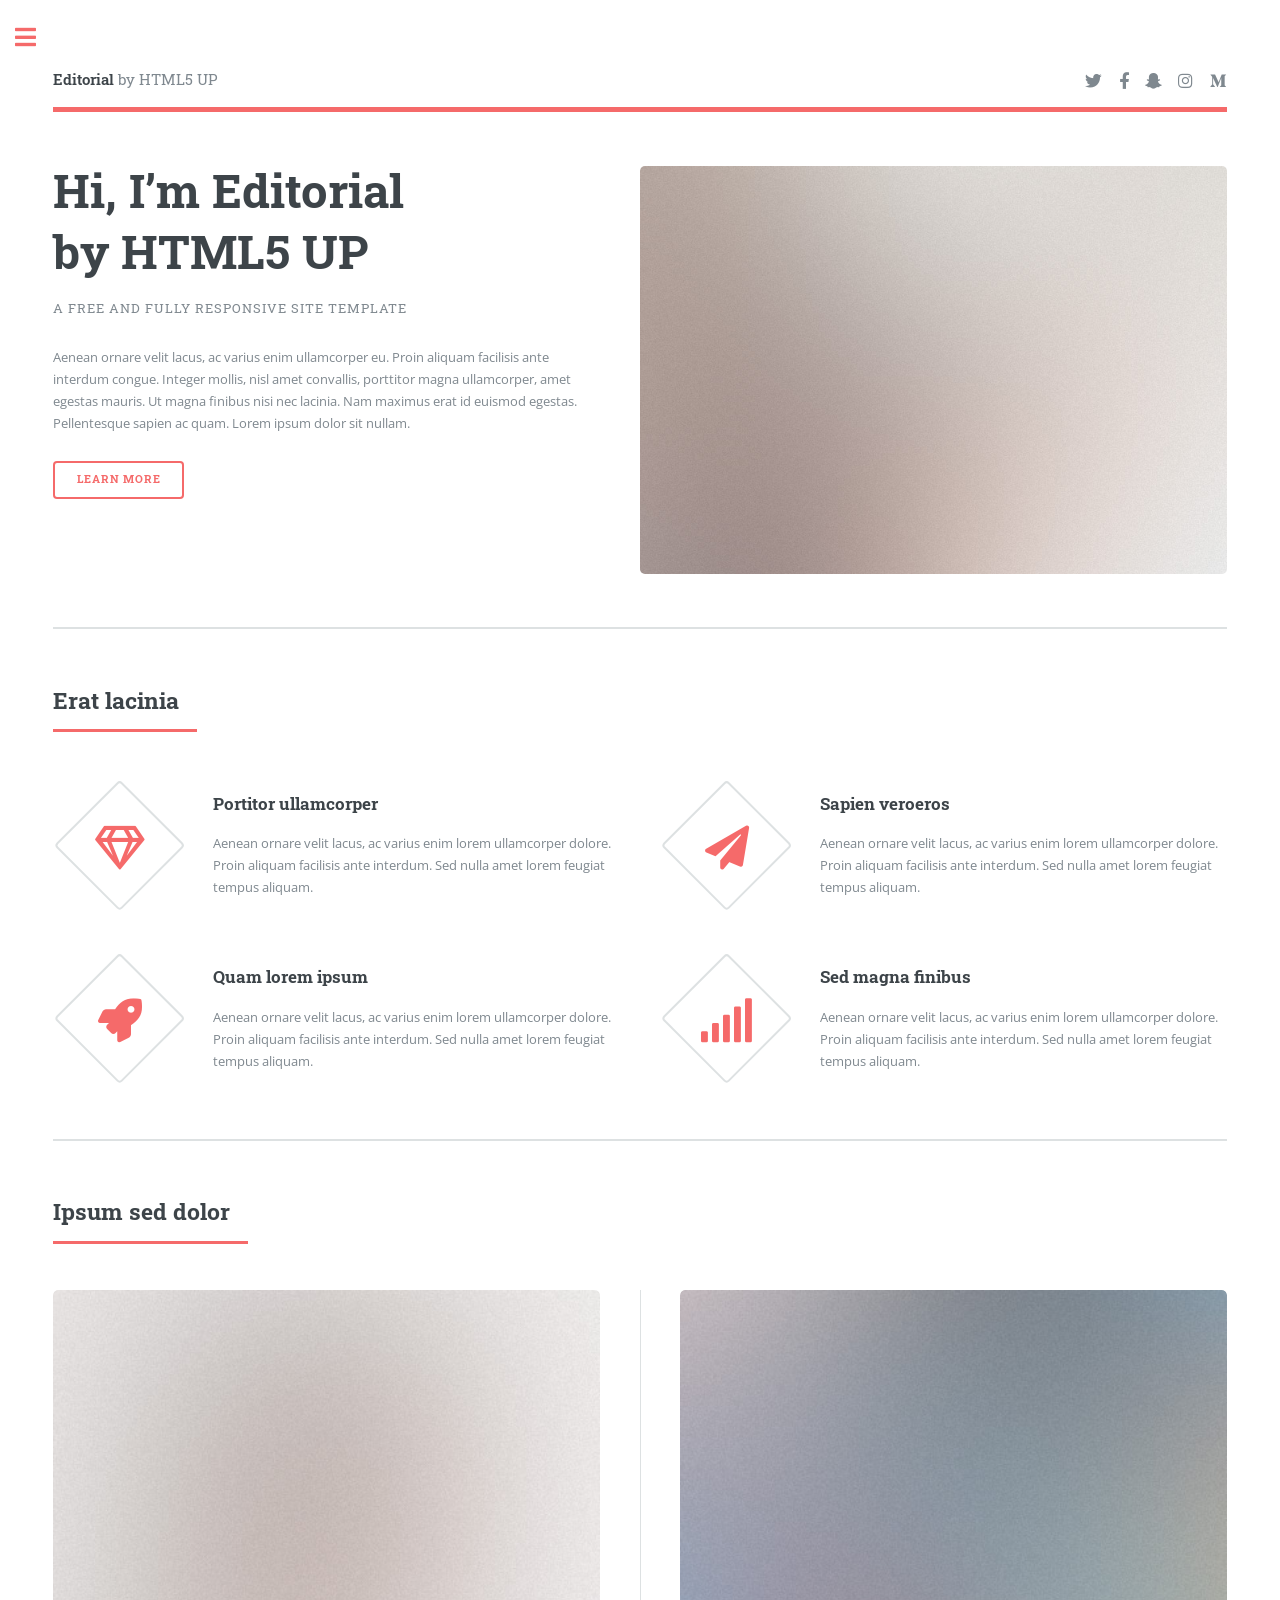
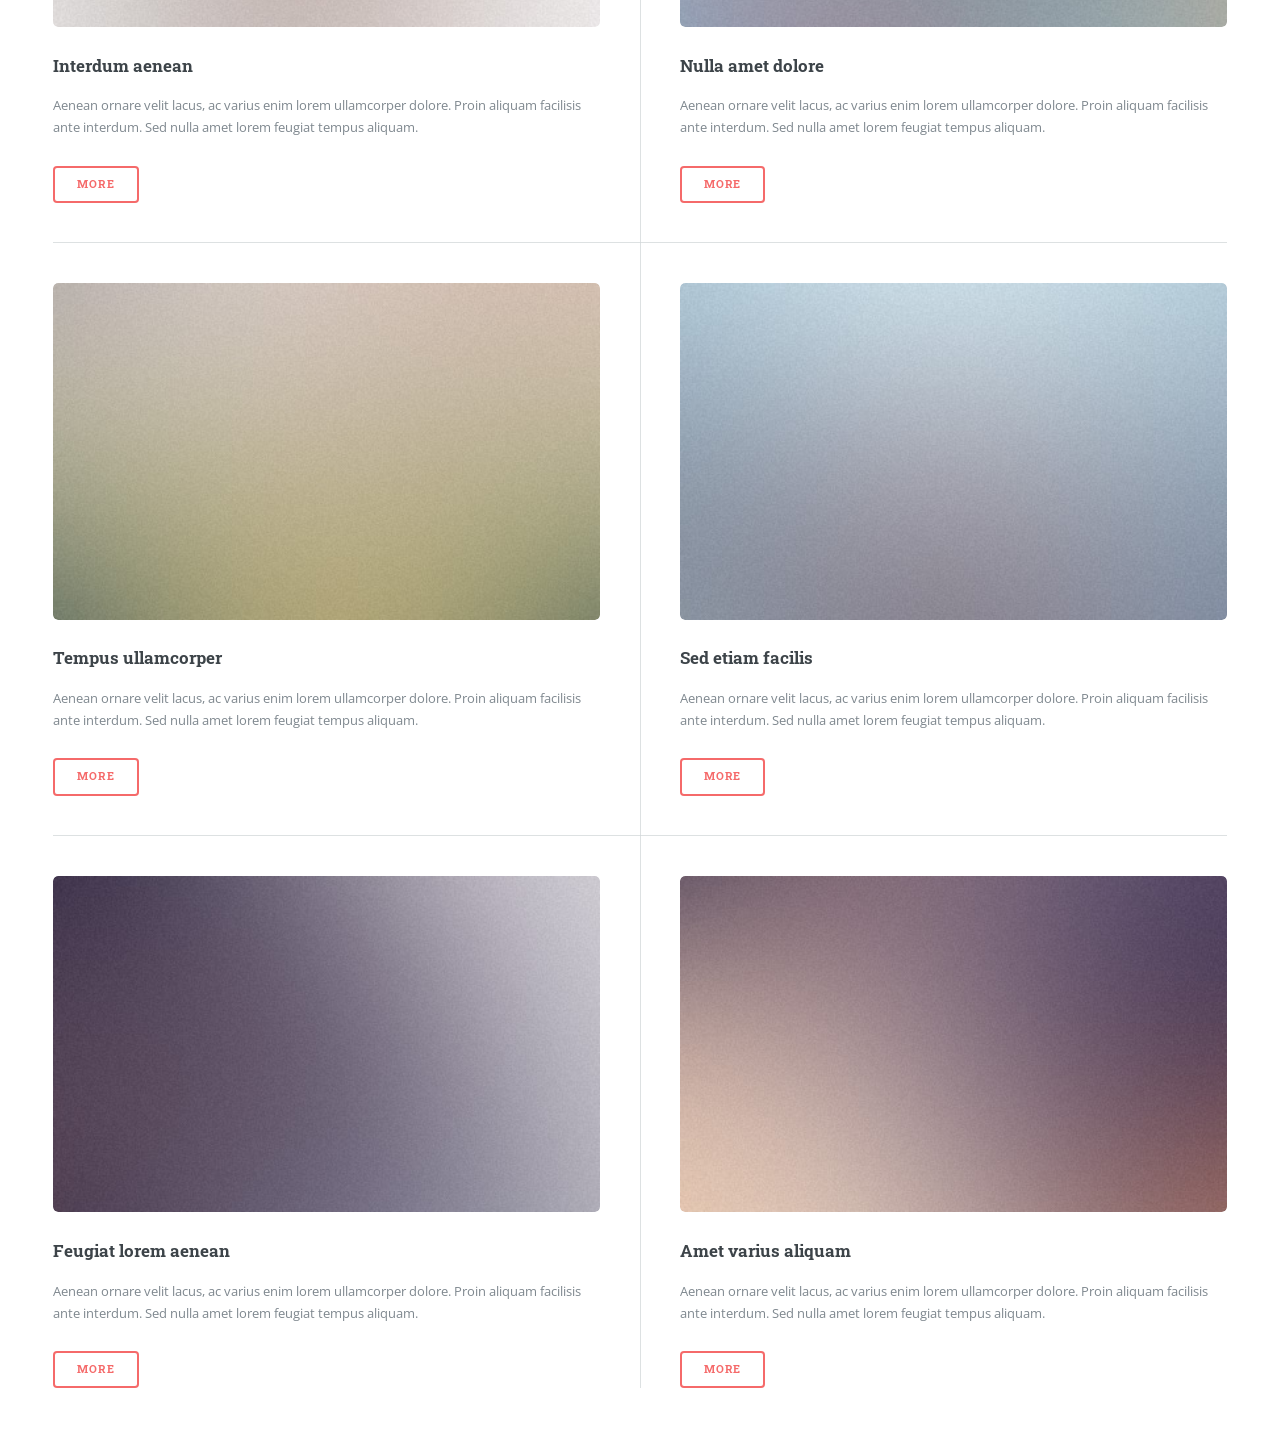
<file: html/editorial/index.html>
<!DOCTYPE HTML>
<!--
	Editorial by HTML5 UP
	html5up.net | @ajlkn
	Free for personal and commercial use under the CCA 3.0 license (html5up.net/license)
-->
<html>
	<head>
		<title>Editorial by HTML5 UP</title>
		<meta charset="utf-8" />
		<meta name="viewport" content="width=device-width, initial-scale=1, user-scalable=no" />
		<link rel="stylesheet" href="assets/css/main.css" />
	</head>
	<body class="is-preload">

		<!-- Wrapper -->
			<div id="wrapper">

				<!-- Main -->
					<div id="main">
						<div class="inner">

							<!-- Header -->
								<header id="header">
									<a href="index.html" class="logo"><strong>Editorial</strong> by HTML5 UP</a>
									<ul class="icons">
										<li><a href="#" class="icon brands fa-twitter"><span class="label">Twitter</span></a></li>
										<li><a href="#" class="icon brands fa-facebook-f"><span class="label">Facebook</span></a></li>
										<li><a href="#" class="icon brands fa-snapchat-ghost"><span class="label">Snapchat</span></a></li>
										<li><a href="#" class="icon brands fa-instagram"><span class="label">Instagram</span></a></li>
										<li><a href="#" class="icon brands fa-medium-m"><span class="label">Medium</span></a></li>
									</ul>
								</header>

							<!-- Banner -->
								<section id="banner">
									<div class="content">
										<header>
											<h1>Hi, I’m Editorial<br />
											by HTML5 UP</h1>
											<p>A free and fully responsive site template</p>
										</header>
										<p>Aenean ornare velit lacus, ac varius enim ullamcorper eu. Proin aliquam facilisis ante interdum congue. Integer mollis, nisl amet convallis, porttitor magna ullamcorper, amet egestas mauris. Ut magna finibus nisi nec lacinia. Nam maximus erat id euismod egestas. Pellentesque sapien ac quam. Lorem ipsum dolor sit nullam.</p>
										<ul class="actions">
											<li><a href="#" class="button big">Learn More</a></li>
										</ul>
									</div>
									<span class="image object">
										<img src="images/pic10.jpg" alt="" />
									</span>
								</section>

							<!-- Section -->
								<section>
									<header class="major">
										<h2>Erat lacinia</h2>
									</header>
									<div class="features">
										<article>
											<span class="icon fa-gem"></span>
											<div class="content">
												<h3>Portitor ullamcorper</h3>
												<p>Aenean ornare velit lacus, ac varius enim lorem ullamcorper dolore. Proin aliquam facilisis ante interdum. Sed nulla amet lorem feugiat tempus aliquam.</p>
											</div>
										</article>
										<article>
											<span class="icon solid fa-paper-plane"></span>
											<div class="content">
												<h3>Sapien veroeros</h3>
												<p>Aenean ornare velit lacus, ac varius enim lorem ullamcorper dolore. Proin aliquam facilisis ante interdum. Sed nulla amet lorem feugiat tempus aliquam.</p>
											</div>
										</article>
										<article>
											<span class="icon solid fa-rocket"></span>
											<div class="content">
												<h3>Quam lorem ipsum</h3>
												<p>Aenean ornare velit lacus, ac varius enim lorem ullamcorper dolore. Proin aliquam facilisis ante interdum. Sed nulla amet lorem feugiat tempus aliquam.</p>
											</div>
										</article>
										<article>
											<span class="icon solid fa-signal"></span>
											<div class="content">
												<h3>Sed magna finibus</h3>
												<p>Aenean ornare velit lacus, ac varius enim lorem ullamcorper dolore. Proin aliquam facilisis ante interdum. Sed nulla amet lorem feugiat tempus aliquam.</p>
											</div>
										</article>
									</div>
								</section>

							<!-- Section -->
								<section>
									<header class="major">
										<h2>Ipsum sed dolor</h2>
									</header>
									<div class="posts">
										<article>
											<a href="#" class="image"><img src="images/pic01.jpg" alt="" /></a>
											<h3>Interdum aenean</h3>
											<p>Aenean ornare velit lacus, ac varius enim lorem ullamcorper dolore. Proin aliquam facilisis ante interdum. Sed nulla amet lorem feugiat tempus aliquam.</p>
											<ul class="actions">
												<li><a href="#" class="button">More</a></li>
											</ul>
										</article>
										<article>
											<a href="#" class="image"><img src="images/pic02.jpg" alt="" /></a>
											<h3>Nulla amet dolore</h3>
											<p>Aenean ornare velit lacus, ac varius enim lorem ullamcorper dolore. Proin aliquam facilisis ante interdum. Sed nulla amet lorem feugiat tempus aliquam.</p>
											<ul class="actions">
												<li><a href="#" class="button">More</a></li>
											</ul>
										</article>
										<article>
											<a href="#" class="image"><img src="images/pic03.jpg" alt="" /></a>
											<h3>Tempus ullamcorper</h3>
											<p>Aenean ornare velit lacus, ac varius enim lorem ullamcorper dolore. Proin aliquam facilisis ante interdum. Sed nulla amet lorem feugiat tempus aliquam.</p>
											<ul class="actions">
												<li><a href="#" class="button">More</a></li>
											</ul>
										</article>
										<article>
											<a href="#" class="image"><img src="images/pic04.jpg" alt="" /></a>
											<h3>Sed etiam facilis</h3>
											<p>Aenean ornare velit lacus, ac varius enim lorem ullamcorper dolore. Proin aliquam facilisis ante interdum. Sed nulla amet lorem feugiat tempus aliquam.</p>
											<ul class="actions">
												<li><a href="#" class="button">More</a></li>
											</ul>
										</article>
										<article>
											<a href="#" class="image"><img src="images/pic05.jpg" alt="" /></a>
											<h3>Feugiat lorem aenean</h3>
											<p>Aenean ornare velit lacus, ac varius enim lorem ullamcorper dolore. Proin aliquam facilisis ante interdum. Sed nulla amet lorem feugiat tempus aliquam.</p>
											<ul class="actions">
												<li><a href="#" class="button">More</a></li>
											</ul>
										</article>
										<article>
											<a href="#" class="image"><img src="images/pic06.jpg" alt="" /></a>
											<h3>Amet varius aliquam</h3>
											<p>Aenean ornare velit lacus, ac varius enim lorem ullamcorper dolore. Proin aliquam facilisis ante interdum. Sed nulla amet lorem feugiat tempus aliquam.</p>
											<ul class="actions">
												<li><a href="#" class="button">More</a></li>
											</ul>
										</article>
									</div>
								</section>

						</div>
					</div>

				<!-- Sidebar -->
					<div id="sidebar">
						<div class="inner">

							<!-- Search -->
								<section id="search" class="alt">
									<form method="post" action="#">
										<input type="text" name="query" id="query" placeholder="Search" />
									</form>
								</section>

							<!-- Menu -->
								<nav id="menu">
									<header class="major">
										<h2>Menu</h2>
									</header>
									<ul>
										<li><a href="index.html">Homepage</a></li>
										<li><a href="generic.html">Generic</a></li>
										<li><a href="elements.html">Elements</a></li>
										<li>
											<span class="opener">Submenu</span>
											<ul>
												<li><a href="#">Lorem Dolor</a></li>
												<li><a href="#">Ipsum Adipiscing</a></li>
												<li><a href="#">Tempus Magna</a></li>
												<li><a href="#">Feugiat Veroeros</a></li>
											</ul>
										</li>
										<li><a href="#">Etiam Dolore</a></li>
										<li><a href="#">Adipiscing</a></li>
										<li>
											<span class="opener">Another Submenu</span>
											<ul>
												<li><a href="#">Lorem Dolor</a></li>
												<li><a href="#">Ipsum Adipiscing</a></li>
												<li><a href="#">Tempus Magna</a></li>
												<li><a href="#">Feugiat Veroeros</a></li>
											</ul>
										</li>
										<li><a href="#">Maximus Erat</a></li>
										<li><a href="#">Sapien Mauris</a></li>
										<li><a href="#">Amet Lacinia</a></li>
									</ul>
								</nav>

							<!-- Section -->
								<section>
									<header class="major">
										<h2>Ante interdum</h2>
									</header>
									<div class="mini-posts">
										<article>
											<a href="#" class="image"><img src="images/pic07.jpg" alt="" /></a>
											<p>Aenean ornare velit lacus, ac varius enim lorem ullamcorper dolore aliquam.</p>
										</article>
										<article>
											<a href="#" class="image"><img src="images/pic08.jpg" alt="" /></a>
											<p>Aenean ornare velit lacus, ac varius enim lorem ullamcorper dolore aliquam.</p>
										</article>
										<article>
											<a href="#" class="image"><img src="images/pic09.jpg" alt="" /></a>
											<p>Aenean ornare velit lacus, ac varius enim lorem ullamcorper dolore aliquam.</p>
										</article>
									</div>
									<ul class="actions">
										<li><a href="#" class="button">More</a></li>
									</ul>
								</section>

							<!-- Section -->
								<section>
									<header class="major">
										<h2>Get in touch</h2>
									</header>
									<p>Sed varius enim lorem ullamcorper dolore aliquam aenean ornare velit lacus, ac varius enim lorem ullamcorper dolore. Proin sed aliquam facilisis ante interdum. Sed nulla amet lorem feugiat tempus aliquam.</p>
									<ul class="contact">
										<li class="icon solid fa-envelope"><a href="#">information@untitled.tld</a></li>
										<li class="icon solid fa-phone">(000) 000-0000</li>
										<li class="icon solid fa-home">1234 Somewhere Road #8254<br />
										Nashville, TN 00000-0000</li>
									</ul>
								</section>

							<!-- Footer -->
								<footer id="footer">
									<p class="copyright">&copy; Untitled. All rights reserved. Demo Images: <a href="https://unsplash.com">Unsplash</a>. Design: <a href="https://html5up.net">HTML5 UP</a>.</p>
								</footer>

						</div>
					</div>

			</div>

		<!-- Scripts -->
			<script src="assets/js/jquery.min.js"></script>
			<script src="assets/js/browser.min.js"></script>
			<script src="assets/js/breakpoints.min.js"></script>
			<script src="assets/js/util.js"></script>
			<script src="assets/js/main.js"></script>

	</body>
</html>
</file>
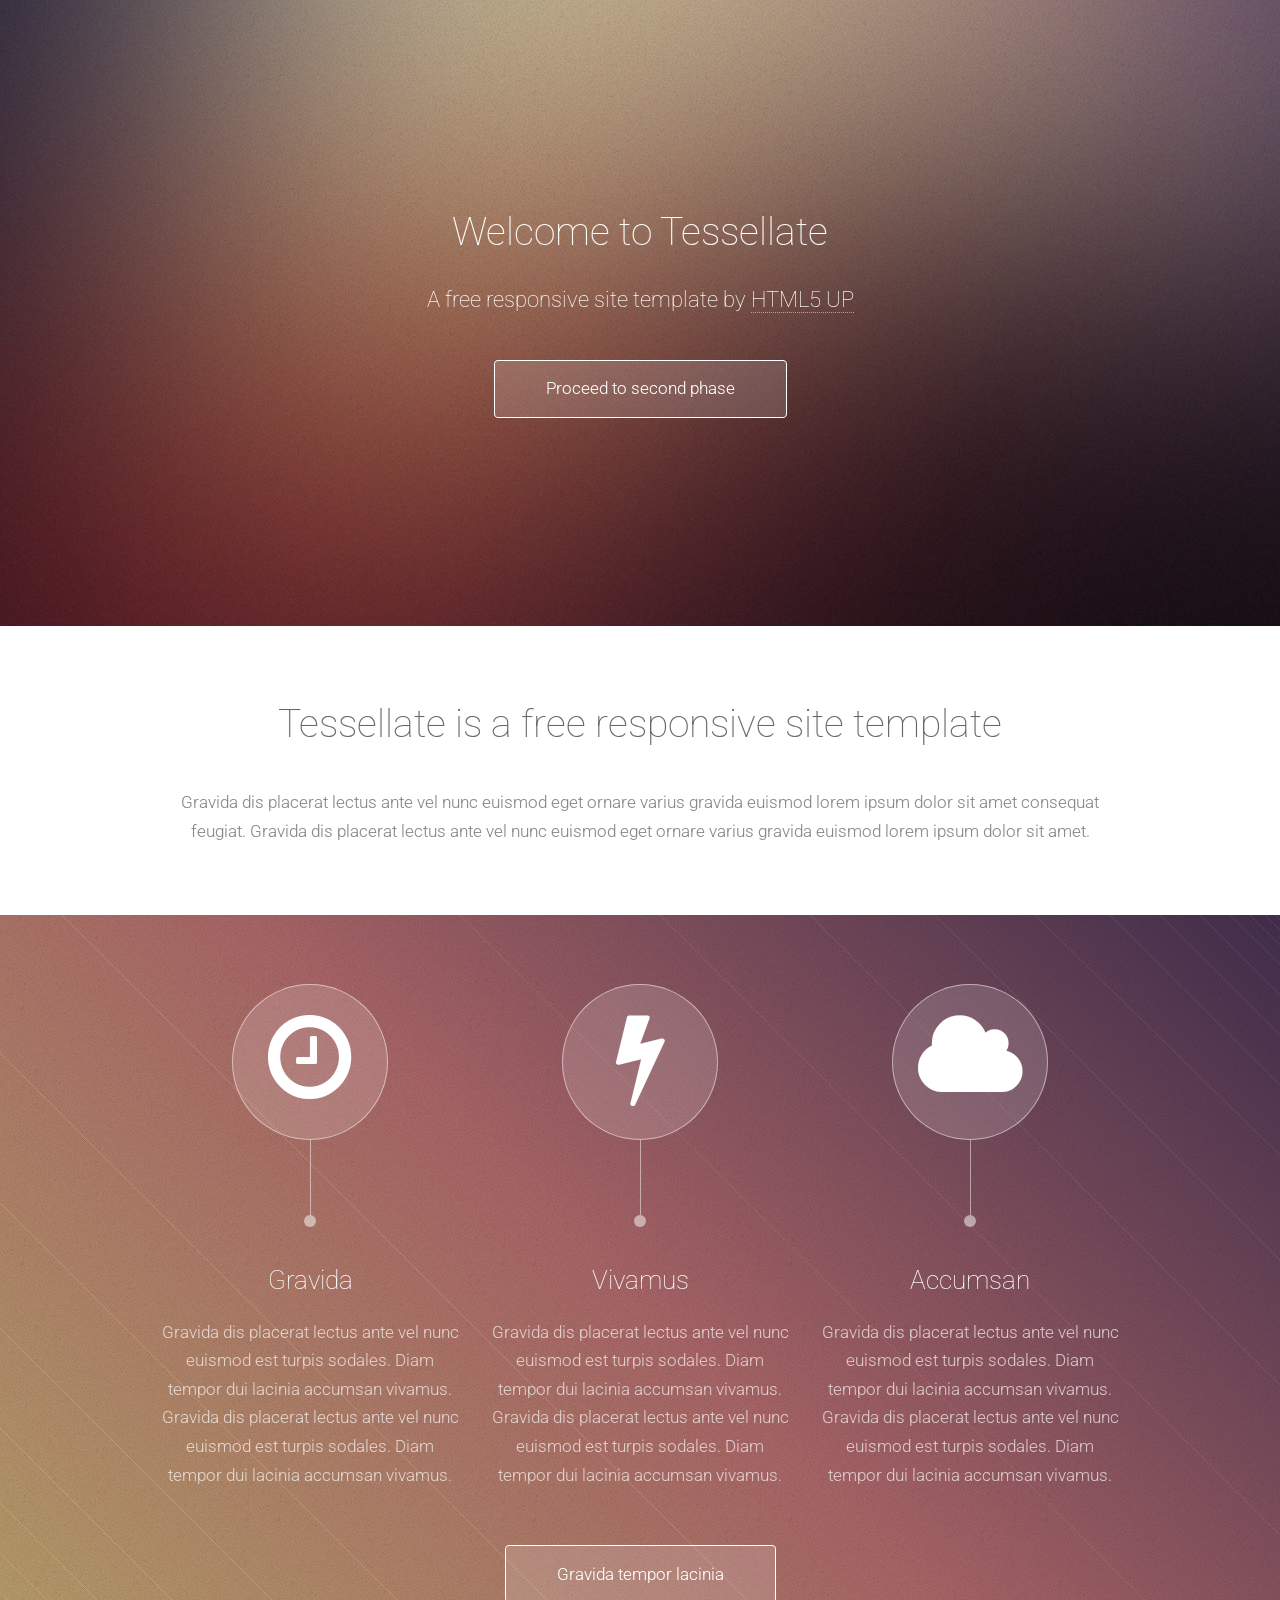
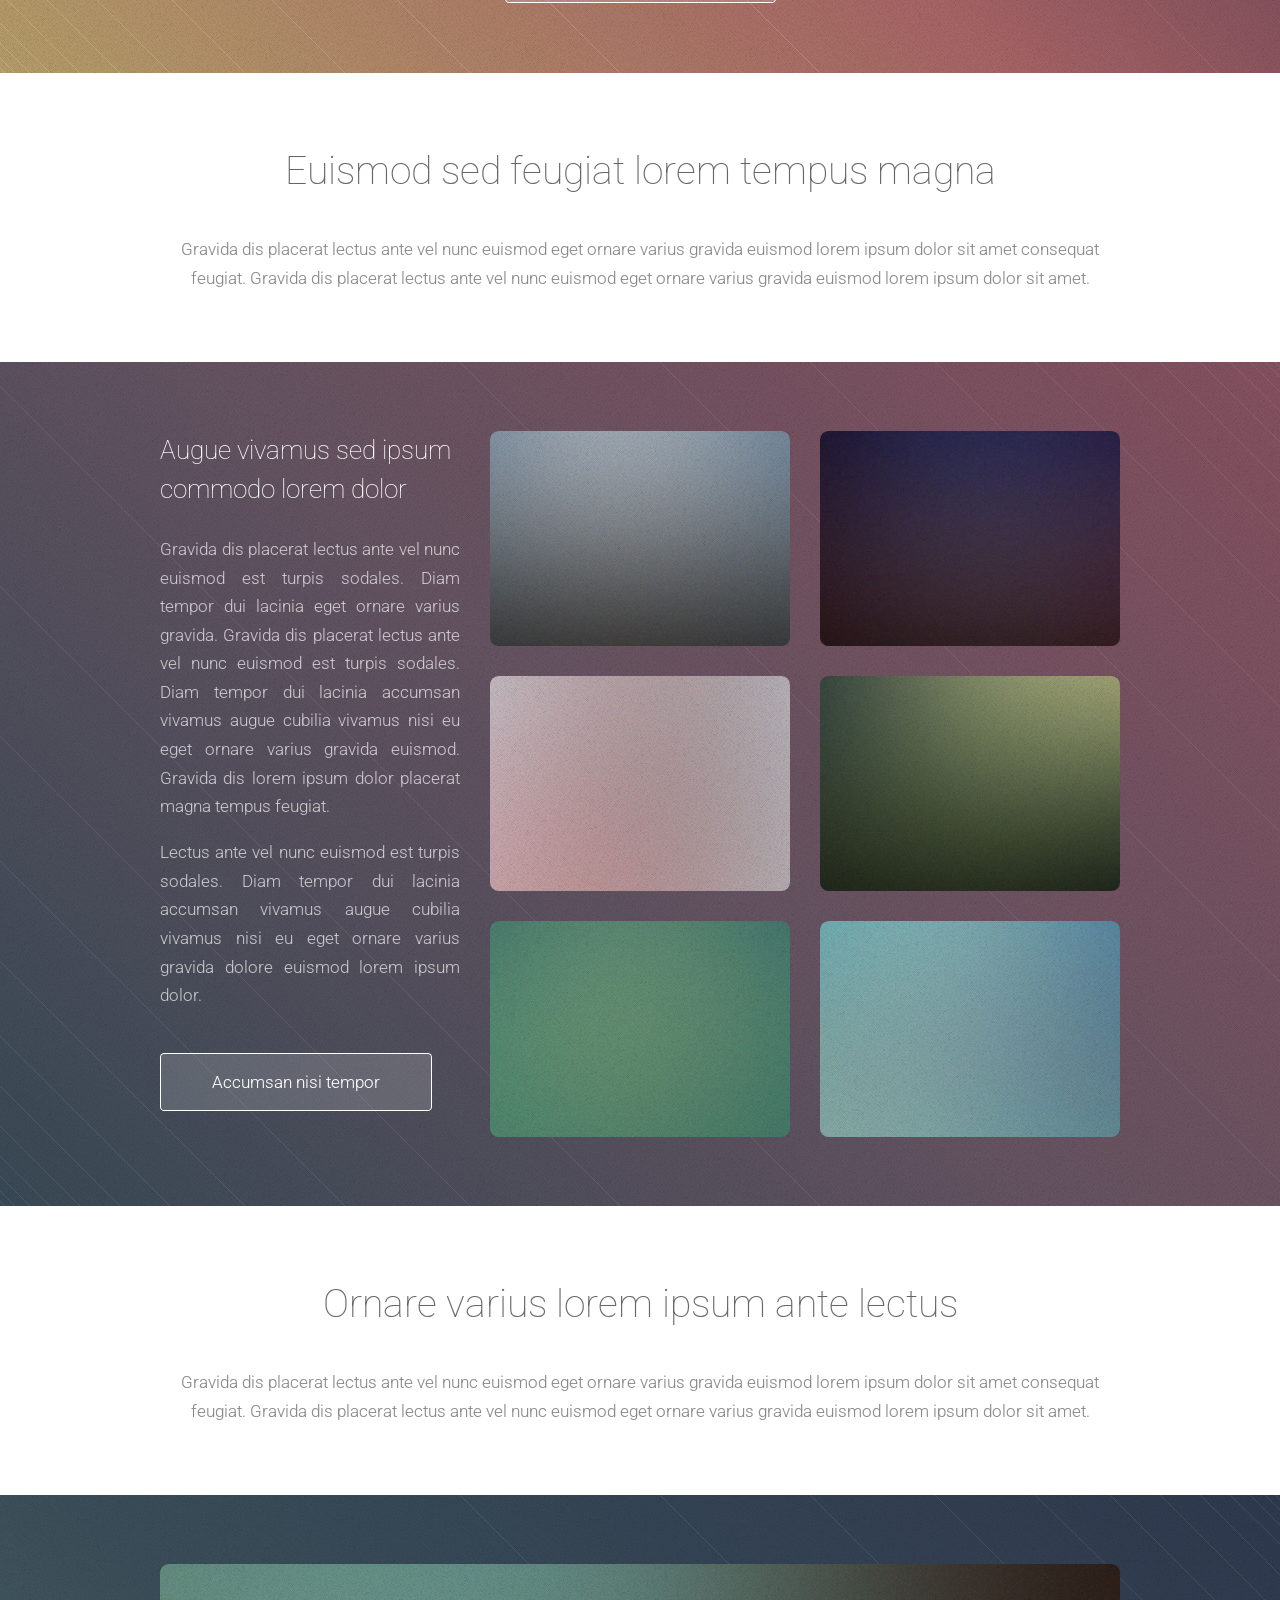
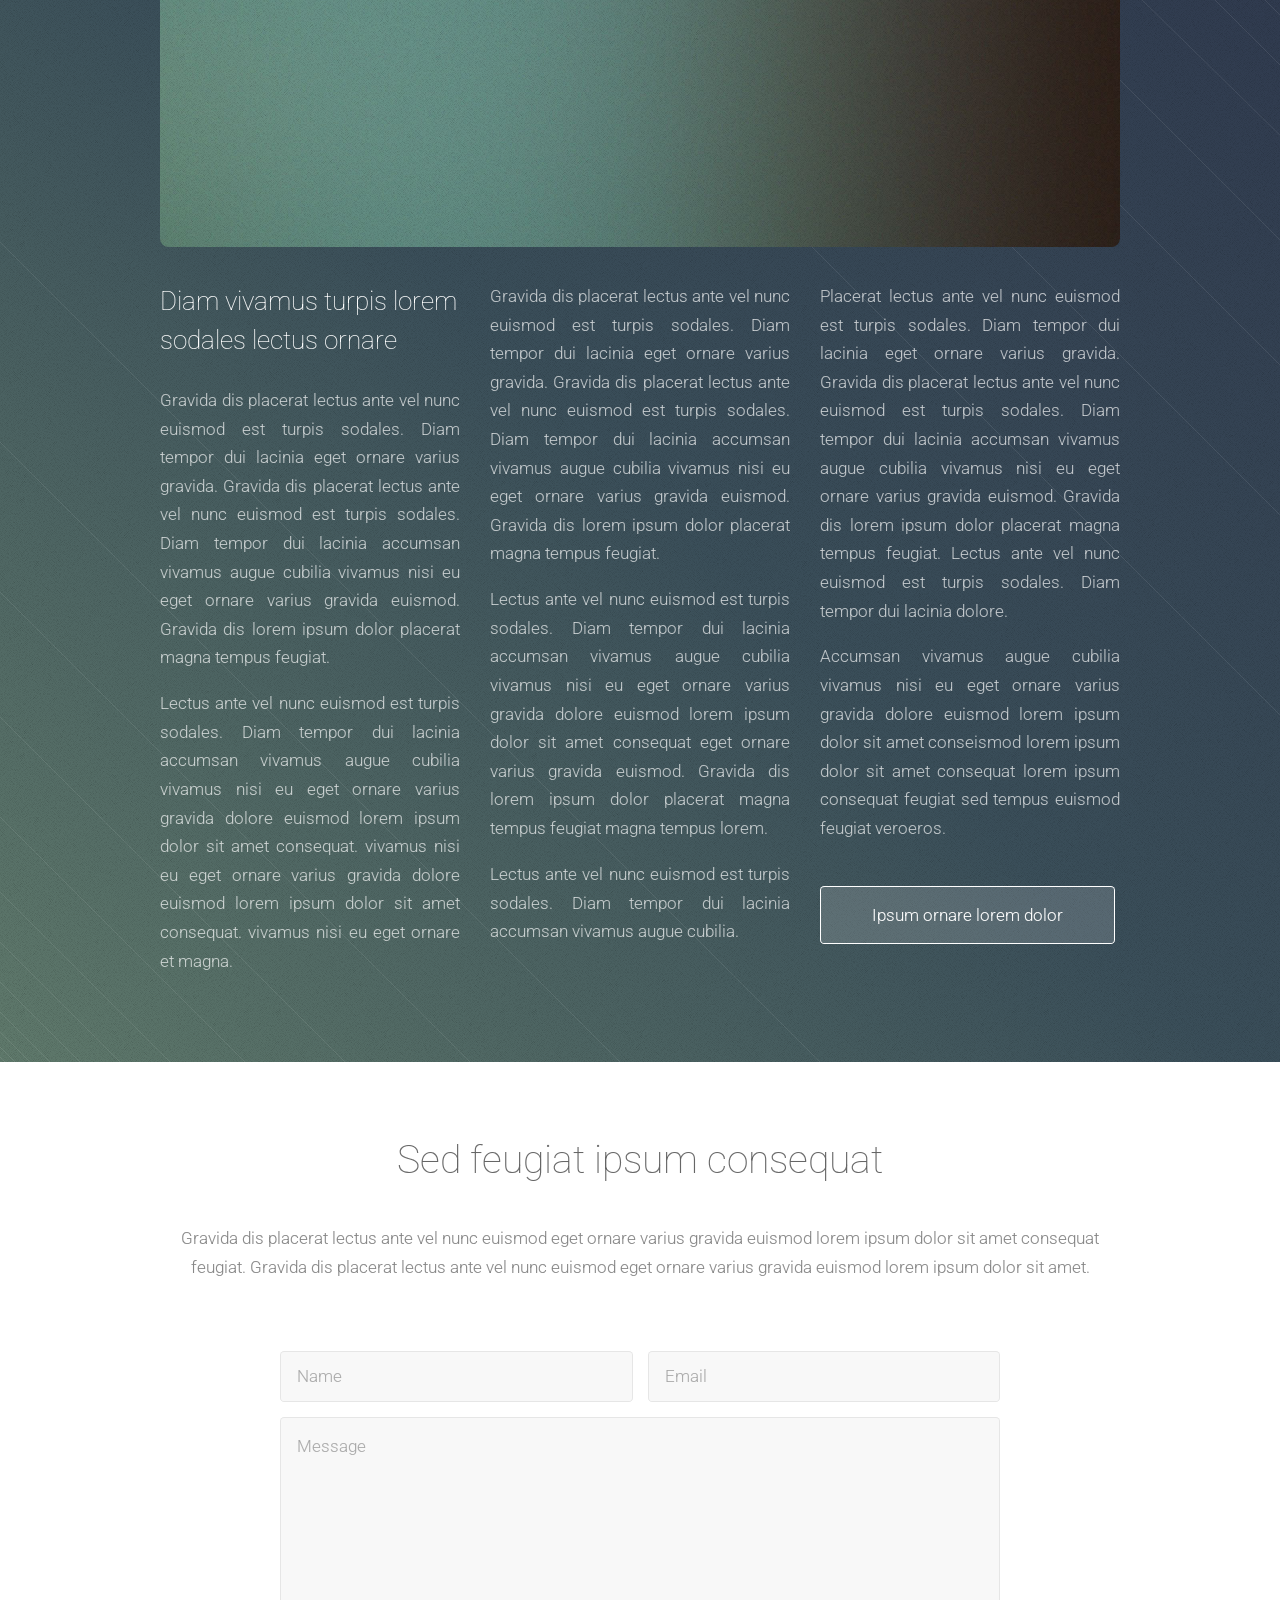
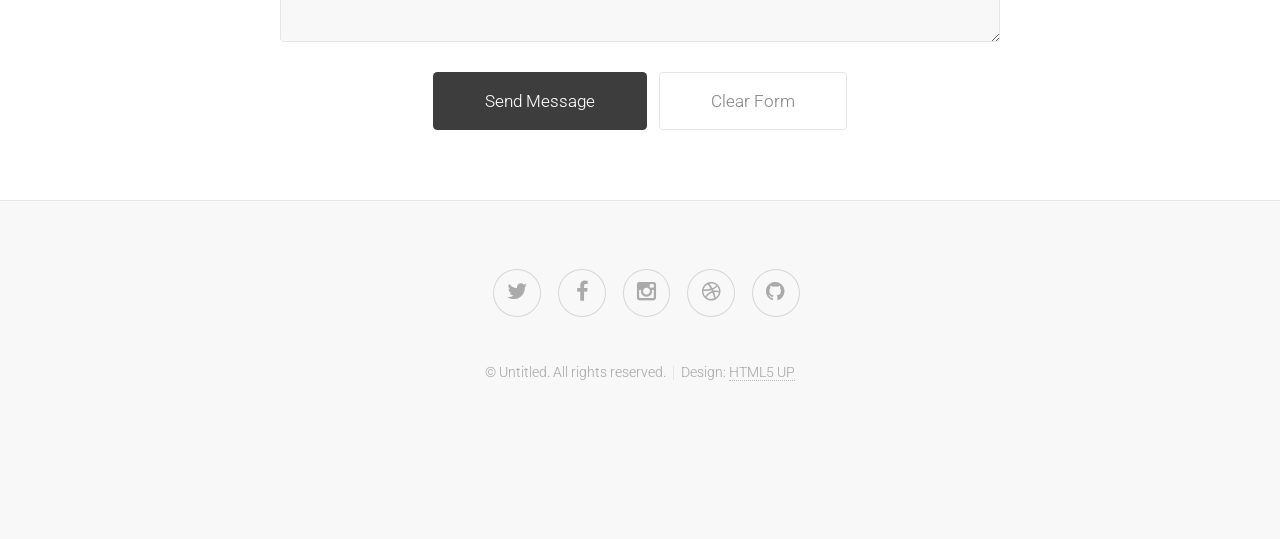
<file: html/html5up_tessellate/index.html>
<!DOCTYPE HTML>
<!--
	Tessellate by HTML5 UP
	html5up.net | @n33co
	Free for personal and commercial use under the CCA 3.0 license (html5up.net/license)
-->
<html>
	<head>
		<title>Tessellate by HTML5 UP</title>
		<meta http-equiv="content-type" content="text/html; charset=utf-8" />
		<meta name="description" content="" />
		<meta name="keywords" content="" />
		<!--[if lte IE 8]><script src="css/ie/html5shiv.js"></script><![endif]-->
		<script src="js/jquery.min.js"></script>
		<script src="js/jquery.scrolly.min.js"></script>
		<script src="js/skel.min.js"></script>
		<script src="js/init.js"></script>
		<noscript>
			<link rel="stylesheet" href="css/skel.css" />
			<link rel="stylesheet" href="css/style.css" />
			<link rel="stylesheet" href="css/style-wide.css" />
		</noscript>
		<!--[if lte IE 8]><link rel="stylesheet" href="css/ie/v8.css" /><![endif]-->
		<!--[if lte IE 9]><link rel="stylesheet" href="css/ie/v9.css" /><![endif]-->
	</head>
	<body>

		<!-- Header -->
			<section id="header" class="dark">
				<header>
					<h1>Welcome to Tessellate</h1>
					<p>A free responsive site template by <a href="http://html5up.net">HTML5 UP</a></p>
				</header>
				<footer>
					<a href="#first" class="button scrolly">Proceed to second phase</a>
				</footer>
			</section>
			
		<!-- First -->
			<section id="first" class="main">
				<header>
					<div class="container">
						<h2>Tessellate is a free responsive site template</h2>
						<p>Gravida dis placerat lectus ante vel nunc euismod eget ornare varius gravida euismod lorem ipsum dolor sit amet consequat<br />
						feugiat. Gravida dis placerat lectus ante vel nunc euismod eget ornare varius gravida euismod lorem ipsum dolor sit amet.</p>
					</div>
				</header>
				<div class="content dark style1 featured">
					<div class="container">
						<div class="row">
							<div class="4u">
								<section>
									<span class="feature-icon"><span class="icon fa-clock-o"></span></span>
									<header>
										<h3>Gravida</h3>
									</header>
									<p>Gravida dis placerat lectus ante vel nunc euismod est turpis sodales. 
									Diam tempor dui lacinia accumsan vivamus. Gravida dis placerat lectus 
									ante vel nunc euismod est turpis sodales. Diam tempor dui lacinia 
									accumsan vivamus.</p>
								</section>
							</div>
							<div class="4u">
								<section>
									<span class="feature-icon"><span class="icon fa-bolt"></span></span>
									<header>
										<h3>Vivamus</h3>
									</header>
									<p>Gravida dis placerat lectus ante vel nunc euismod est turpis sodales. 
									Diam tempor dui lacinia accumsan vivamus. Gravida dis placerat lectus 
									ante vel nunc euismod est turpis sodales. Diam tempor dui lacinia 
									accumsan vivamus.</p>
								</section>
							</div>
							<div class="4u">
								<section>
									<span class="feature-icon"><span class="icon fa-cloud"></span></span>
									<header>
										<h3>Accumsan</h3>
									</header>
									<p>Gravida dis placerat lectus ante vel nunc euismod est turpis sodales. 
									Diam tempor dui lacinia accumsan vivamus. Gravida dis placerat lectus 
									ante vel nunc euismod est turpis sodales. Diam tempor dui lacinia 
									accumsan vivamus.</p>
								</section>
							</div>
						</div>
						<div class="row">
							<div class="12u">
								<footer>
									<a href="#second" class="button scrolly">Gravida tempor lacinia</a>
								</footer>
							</div>
						</div>
					</div>
				</div>
			</section>

		<!-- Second -->
			<section id="second" class="main">
				<header>
					<div class="container">
						<h2>Euismod sed feugiat lorem tempus magna</h2>
						<p>Gravida dis placerat lectus ante vel nunc euismod eget ornare varius gravida euismod lorem ipsum dolor sit amet consequat<br />
						feugiat. Gravida dis placerat lectus ante vel nunc euismod eget ornare varius gravida euismod lorem ipsum dolor sit amet.</p>
					</div>
				</header>
				<div class="content dark style2">
					<div class="container">
						<div class="row">
							<div class="4u">
								<section>
									<h3>Augue vivamus sed ipsum commodo lorem dolor</h3>
									<p>Gravida dis placerat lectus ante vel nunc euismod est turpis sodales. Diam
									tempor dui lacinia eget ornare varius gravida. Gravida dis placerat lectus ante 
									vel nunc euismod est turpis sodales. Diam tempor dui lacinia accumsan vivamus 
									augue cubilia vivamus nisi eu eget ornare varius gravida euismod.  Gravida dis 
									lorem ipsum dolor placerat magna tempus feugiat.</p>
									<p>Lectus ante vel nunc euismod est turpis sodales. Diam tempor dui lacinia 
									accumsan vivamus augue cubilia vivamus nisi eu eget ornare varius gravida dolore
									euismod lorem ipsum dolor.</p>
									<footer>
										<a href="#third" class="button scrolly">Accumsan nisi tempor</a>
									</footer>
								</section>
							</div>
							<div class="8u">
								<div class="row no-collapse">
									<div class="6u"><a href="#" class="image fit"><img src="images/pic01.jpg" alt="" /></a></div>
									<div class="6u"><a href="#" class="image fit"><img src="images/pic02.jpg" alt="" /></a></div>
								</div>
								<div class="row no-collapse">
									<div class="6u"><a href="#" class="image fit"><img src="images/pic03.jpg" alt="" /></a></div>
									<div class="6u"><a href="#" class="image fit"><img src="images/pic04.jpg" alt="" /></a></div>
								</div>
								<div class="row no-collapse">
									<div class="6u"><a href="#" class="image fit"><img src="images/pic05.jpg" alt="" /></a></div>
									<div class="6u"><a href="#" class="image fit"><img src="images/pic06.jpg" alt="" /></a></div>
								</div>
							</div>
						</div>
					</div>
				</div>
			</section>
			
		<!-- Third -->
			<section id="third" class="main">
				<header>
					<div class="container">
						<h2>Ornare varius lorem ipsum ante lectus</h2>
						<p>Gravida dis placerat lectus ante vel nunc euismod eget ornare varius gravida euismod lorem ipsum dolor sit amet consequat<br />
						feugiat. Gravida dis placerat lectus ante vel nunc euismod eget ornare varius gravida euismod lorem ipsum dolor sit amet.</p>
					</div>
				</header>
				<div class="content dark style3">
					<div class="container">
						<span class="image featured"><img src="images/pic07.jpg" alt="" /></span>
						<div class="row">
							<div class="4u">
								<h3>Diam vivamus turpis lorem sodales lectus ornare</h3>
								<p>Gravida dis placerat lectus ante vel nunc euismod est turpis sodales. Diam 
								tempor dui lacinia eget ornare varius gravida. Gravida dis placerat lectus ante 
								vel nunc euismod est turpis sodales. Diam tempor dui lacinia accumsan vivamus 
								augue cubilia vivamus nisi eu eget ornare varius gravida euismod.  Gravida dis 
								lorem ipsum dolor placerat magna tempus feugiat.</p>
								<p>Lectus ante vel nunc euismod est turpis sodales. Diam tempor dui lacinia 
								accumsan vivamus augue cubilia vivamus nisi eu eget ornare varius gravida dolore 
								euismod lorem ipsum dolor sit amet consequat. vivamus nisi eu eget ornare varius 
								gravida dolore euismod lorem ipsum dolor sit amet consequat. vivamus nisi eu 
								eget ornare et magna.</p>
							</div>
							<div class="4u">
								<p>Gravida dis placerat lectus ante vel nunc euismod est turpis sodales. Diam 
								tempor dui lacinia eget ornare varius gravida. Gravida dis placerat lectus ante 
								vel nunc euismod est turpis sodales. Diam tempor dui lacinia accumsan vivamus 
								augue cubilia vivamus nisi eu eget ornare varius gravida euismod.  Gravida dis 
								lorem ipsum dolor placerat magna tempus feugiat.</p>
								<p>Lectus ante vel nunc euismod est turpis sodales. Diam tempor dui lacinia 
								accumsan vivamus augue cubilia vivamus nisi eu eget ornare varius gravida dolore 
								euismod lorem ipsum dolor sit amet consequat eget ornare varius gravida euismod.
								Gravida dis lorem ipsum dolor placerat magna tempus feugiat magna tempus lorem.</p>
								<p>Lectus ante vel nunc euismod est turpis sodales. Diam tempor dui lacinia 
								accumsan vivamus augue cubilia.</p>
							</div>
							<div class="4u">
								<p>Placerat lectus ante vel nunc euismod est turpis sodales. Diam tempor dui 
								lacinia eget ornare varius gravida. Gravida dis placerat lectus ante vel nunc 
								euismod est turpis sodales. Diam tempor dui lacinia accumsan vivamus augue 
								cubilia vivamus nisi eu eget ornare varius gravida euismod.  Gravida dis 
								lorem ipsum dolor placerat magna tempus feugiat. Lectus ante vel nunc euismod 
								est turpis sodales. Diam tempor dui lacinia dolore.</p>
								<p>Accumsan vivamus augue cubilia vivamus nisi eu eget ornare varius gravida 
								dolore euismod lorem ipsum dolor sit amet conseismod lorem ipsum dolor sit amet 
								consequat lorem ipsum consequat feugiat sed tempus euismod feugiat veroeros.</p>
								<footer>
									<a href="#fourth" class="button scrolly">Ipsum ornare lorem dolor</a>
								</footer>
							</div>
						</div>
					</div>
				</div>
			</section>

		<!-- Basic Elements -->
		<!--
			<section class="main">
				<header>
					<div class="container">
						<h2>A Whole Lotta Elements</h2>
						<p>General purpose elements for every general purpose. Or something like that.</p>
					</div>
				</header>
				<div class="content style1 dark">
					<div class="container">
						<section>
							<header>
								<h3>Paragraph</h3>
								<p>This is a byline</p>
							</header>
							<p>Phasellus nisl nisl, varius id <sup>porttitor sed pellentesque</sup> ac orci. Pellentesque 
							habitant <strong>strong</strong> tristique <b>bold</b> et netus <i>italic</i> malesuada <em>emphasized</em> ac turpis egestas. Morbi 
							leo suscipit ut. Praesent <sub>id turpis vitae</sub> turpis pretium ultricies. Vestibulum sit 
							amet risus elit.</p>
						</section>
						<section>
							<header>
								<h3>Blockquote</h3>
							</header>
							<blockquote>Fringilla nisl. Donec accumsan interdum nisi, quis tincidunt felis sagittis eget.
							tempus euismod. Vestibulum ante ipsum primis in faucibus. Cras sit amet urna eros, id egestas
							tempus ante ipsum primis in faucibus orci luctus et ultrices.</blockquote>
						</section>
						<section>
							<header>
								<h3>Divider</h3>
							</header>
							<p>Donec consectetur <a href="#">vestibulum dolor et pulvinar</a>. Etiam vel felis enim, at viverra 
							ligula. Ut porttitor sagittis lorem, quis eleifend nisi ornare vel. Praesent nec orci 
							facilisis leo magna. Cras sit amet urna eros, id egestas urna. Quisque aliquam 
							tempus euismod. Vestibulum ante ipsum primis in faucibus orci luctus et ultrices 
							posuere cubilia.</p>
							<hr />
							<p>Donec consectetur vestibulum dolor et pulvinar. Etiam vel felis enim, at viverra 
							ligula. Ut porttitor sagittis lorem, quis eleifend nisi ornare vel. Praesent nec orci 
							facilisis leo magna. Cras sit amet urna eros, id egestas urna. Quisque aliquam 
							tempus euismod. Vestibulum ante ipsum primis in faucibus orci luctus et ultrices 
							posuere cubilia.</p>
						</section>
						<section>
							<header>
								<h3>Unordered List</h3>
							</header>
							<ul class="default">
								<li>Donec consectetur vestibulum dolor et vel felis enim at viverra ligula. Ut porttitor sagittis lorem.</li>
								<li>Donec consectetur vestibulum dolor et vel felis enim at viverra ligula. Ut porttitor sagittis lorem.</li>
								<li>Donec consectetur vestibulum dolor et vel felis enim at viverra ligula. Ut porttitor sagittis lorem.</li>
								<li>Donec consectetur vestibulum dolor et vel felis enim at viverra ligula. Ut porttitor sagittis lorem.</li>
							</ul>
						</section>
						<section>
							<header>
								<h3>Ordered List</h3>
							</header>
							<ol class="default">
								<li>Donec consectetur vestibulum dolor et vel felis enim at viverra ligula. Ut porttitor sagittis lorem.</li>
								<li>Donec consectetur vestibulum dolor et vel felis enim at viverra ligula. Ut porttitor sagittis lorem.</li>
								<li>Donec consectetur vestibulum dolor et vel felis enim at viverra ligula. Ut porttitor sagittis lorem.</li>
								<li>Donec consectetur vestibulum dolor et vel felis enim at viverra ligula. Ut porttitor sagittis lorem.</li>
							</ol>
						</section>
						<section>
							<header>
								<h3>Table</h3>
							</header>
							<div class="table-wrapper">
								<table class="default">
									<thead>
										<tr>
											<th>ID</th>
											<th>Name</th>
											<th>Description</th>
											<th>Price</th>
										</tr>
									</thead>
									<tbody>
										<tr>
											<td>00001</td>
											<td>Lorem ipsum dolor</td>
											<td>Ut porttitor sagittis lorem quis nisi ornare.</td>
											<td>29.99</td>
										</tr>
										<tr>
											<td>00002</td>
											<td>Sit amet nullam</td>
											<td>Ut porttitor sagittis lorem quis nisi ornare.</td>
											<td>19.99</td>
										</tr>
										<tr>
											<td>00003</td>
											<td>Feugiat felis viverra</td>
											<td>Ut porttitor sagittis lorem quis nisi ornare.</td>
											<td>29.99</td>
										</tr>
										<tr>
											<td>00004</td>
											<td>Sagittis enim felis</td>
											<td>Ut porttitor sagittis lorem quis nisi ornare.</td>
											<td>19.99</td>
										</tr>
										<tr>
											<td>00005</td>
											<td>Nullam sed vestibulum</td>
											<td>Ut porttitor sagittis lorem quis nisi ornare.</td>
											<td>19.99</td>
										</tr>
									</tbody>
									<tfoot>
										<tr>
											<td colspan="3"></td>
											<td>100.00</td>
										</tr>
									</tfoot>
								</table>
							</div>
						</section>
						<section>
							<header>
								<h3>Form</h3>
							</header>
							<form method="post" action="#">
								<div class="row 50%">
									<div class="6u">
										<input type="text" name="name" id="name" value="" placeholder="John Doe" />
									</div>
									<div class="6u">
										<input type="text" name="email" id="email" value="" placeholder="johndoe@domain.tld" />
									</div>
								</div>
								<div class="row 50%">
									<div class="12u">
										<div class="select" tabindex="-1">
											<select name="department" id="department">
												<option value="">Choose a department</option>
												<option value="1">Manufacturing</option>
												<option value="2">Administration</option>
												<option value="3">Support</option>
											</select>
										</div>
									</div>
								</div>
								<div class="row 50%">
									<div class="12u">
										<input type="text" name="subject" id="subject" value="" placeholder="Enter your subject" />
									</div>
								</div>
								<div class="row 50%">
									<div class="12u">
										<textarea name="message" id="message" placeholder="Enter your message"></textarea>
									</div>
								</div>
								<div class="row">
									<div class="12u">
										<ul class="actions">
											<li><input type="submit" class="button" value="Send Message" /></li>
											<li><input type="reset" class="button alt" value="Clear Form" /></li>
										</ul>
									</div>
								</div>
							</form>
						</section>
					</div>
				</div>
			</section>
		-->
		
		<!-- Fourth -->
			<section id="fourth" class="main">
				<header>
					<div class="container">
						<h2>Sed feugiat ipsum consequat</h2>
						<p>Gravida dis placerat lectus ante vel nunc euismod eget ornare varius gravida euismod lorem ipsum dolor sit amet consequat<br />
						feugiat. Gravida dis placerat lectus ante vel nunc euismod eget ornare varius gravida euismod lorem ipsum dolor sit amet.</p>
					</div>
				</header>
				<div class="content style4 featured">
					<div class="container 75%">
						<form method="post" action="#">
							<div class="row 50%">
								<div class="6u"><input type="text" placeholder="Name" /></div>
								<div class="6u"><input type="text" placeholder="Email" /></div>
							</div>
							<div class="row 50%">
								<div class="12u"><textarea name="message" placeholder="Message"></textarea></div>
							</div>
							<div class="row">
								<div class="12u">
									<ul class="actions">
										<li><input type="submit" class="button" value="Send Message" /></li>
										<li><input type="reset" class="button alt" value="Clear Form" /></li>
									</ul>
								</div>
							</div>
						</form>
					</div>
				</div>
			</section>
			
		<!-- Footer -->
			<section id="footer">
				<ul class="icons">
					<li><a href="#" class="icon fa-twitter"><span class="label">Twitter</span></a></li>
					<li><a href="#" class="icon fa-facebook"><span class="label">Facebook</span></a></li>
					<li><a href="#" class="icon fa-instagram"><span class="label">Instagram</span></a></li>
					<li><a href="#" class="icon fa-dribbble"><span class="label">Dribbble</span></a></li>
					<li><a href="#" class="icon fa-github"><span class="label">GitHub</span></a></li>
				</ul>
				<div class="copyright">
					<ul class="menu">
						<li>&copy; Untitled. All rights reserved.</li><li>Design: <a href="http://html5up.net">HTML5 UP</a></li>
					</ul>
				</div>
			</section>

	</body>
</html>
</file>
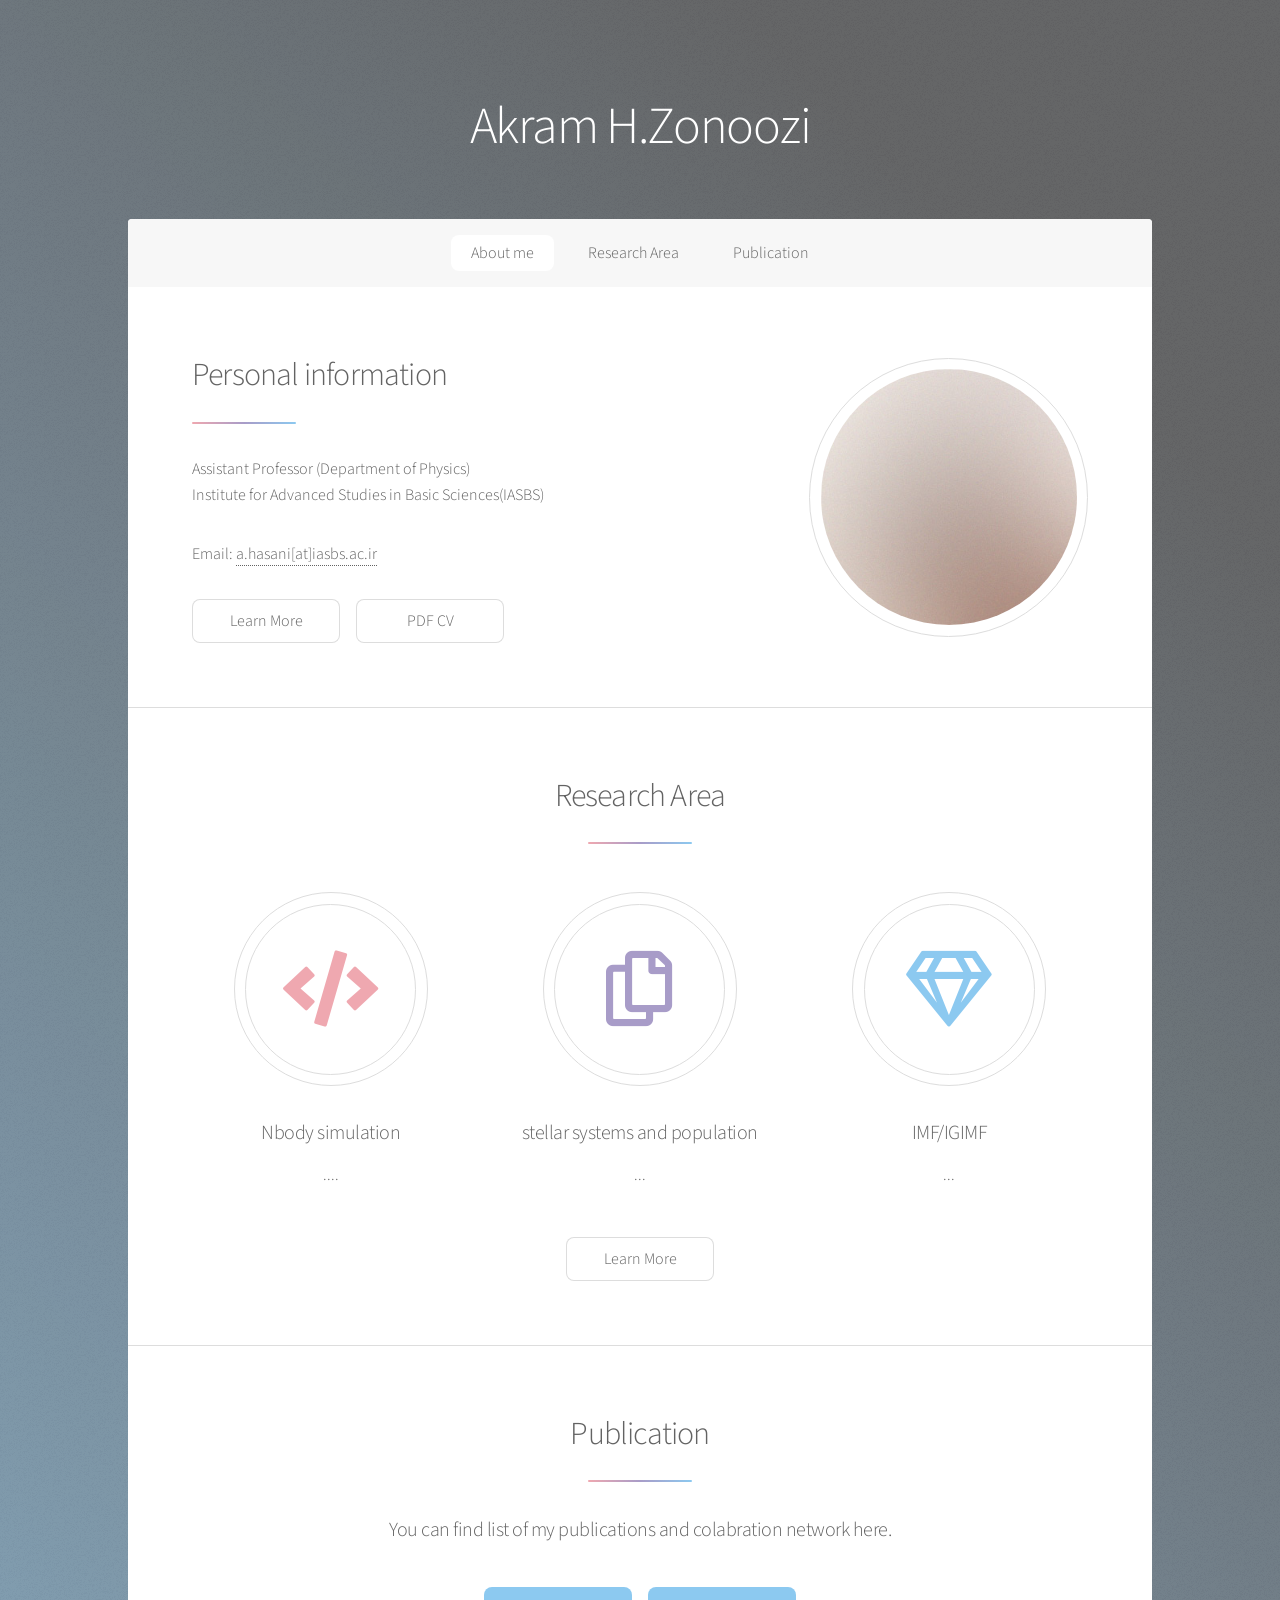
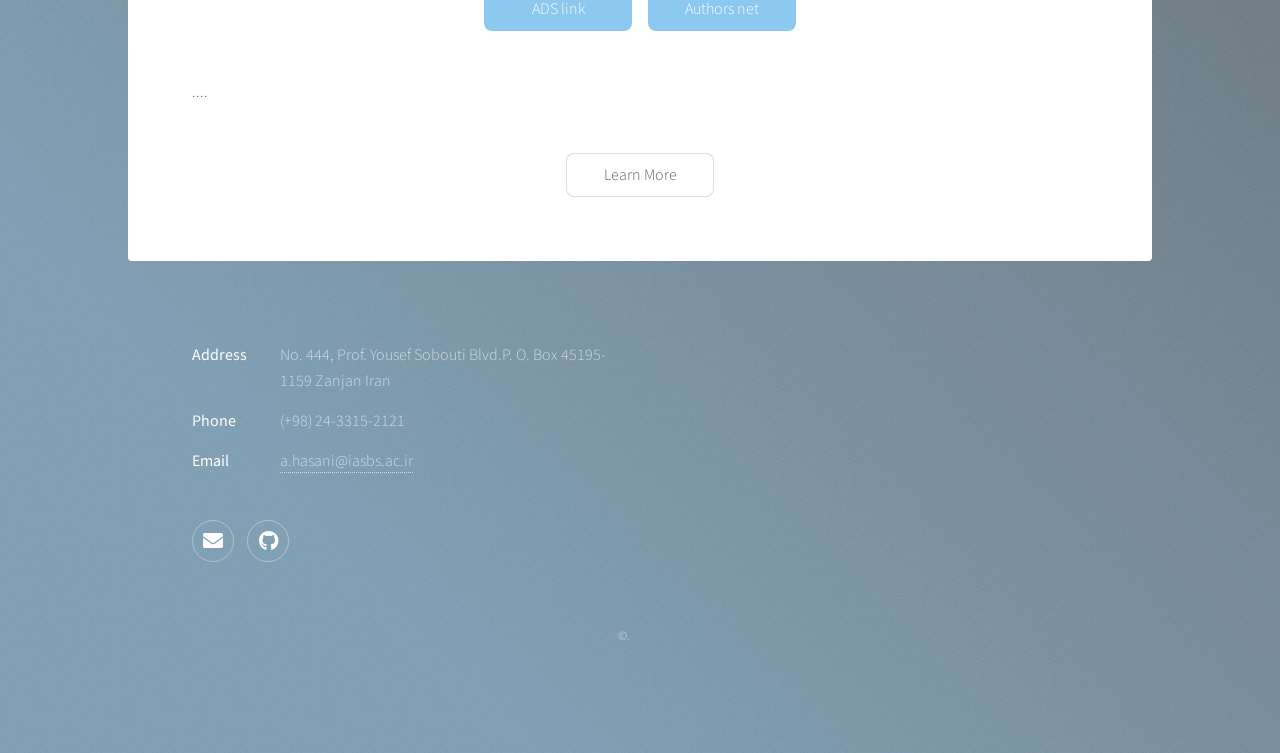
<file: html/new-html/index.html>
<!DOCTYPE HTML>
<!--
	Stellar by HTML5 UP
	html5up.net | @ajlkn
	Free for personal and commercial use under the CCA 3.0 license (html5up.net/license)
-->
<html>
	<head>
		<title>Akram Hasani Zonoozi</title>
		<meta charset="utf-8" />
		<meta name="viewport" content="width=device-width, initial-scale=1, user-scalable=no" />
		<link rel="stylesheet" href="assets/css/main.css" />
		<noscript><link rel="stylesheet" href="assets/css/noscript.css" /></noscript>
	</head>
	<body class="is-preload">

		<!-- Wrapper -->
			<div id="wrapper">

				<!-- Header -->
					<header id="header" class="alt">
						<!-- <span class="logo"><img src="images/logo.svg" alt="" /></span> -->
						<h1>Akram H.Zonoozi</h1>
						
					</header>

				<!-- Nav -->
					<nav id="nav">
						<ul>
							<li><a href="#intro" class="active">About me</a></li>
							<li><a href="#first">Research Area</a></li>
							<li><a href="#second">Publication</a></li>
							<!-- <li><a href="#cta">Contact me</a></li> -->
						</ul>
					</nav>

				<!-- Main -->
					<div id="main">

						<!-- Introduction -->
							<section id="intro" class="main">
								<div class="spotlight">
									<div class="content">
										<header class="major">
											<h2>Personal information</h2>
										</header>
										<p>Assistant Professor (Department of Physics)<br />
											Institute for Advanced Studies in Basic Sciences(IASBS)
										</p>
										<p>Email: <a href="mailto: a.hasani@iasbs.ac.ir">a.hasani[at]iasbs.ac.ir</a></p>
										<ul class="actions">
											<li><a href="generic.html" class="button">Learn More</a></li>
											<li><a href="#" class="button">PDF CV</a></li>
										</ul>
									</div>
									<span class="image"><img src="images/pic01.jpg" alt="" /></span>
								</div>
							</section>

						<!-- First Section -->
							<section id="first" class="main special">
								<header class="major">
									<h2>Research Area</h2>
								</header>
								<ul class="features">
									<li>
										<span class="icon solid major style1 fa-code"></span>
										<h3>Nbody simulation</h3>
										<p>....</p>
									</li>
									<li>
										<span class="icon major style3 fa-copy"></span>
										<h3>stellar systems and population</h3>
										<p>...</p>
									</li>
									<li>
										<span class="icon major style5 fa-gem"></span>
										<h3>IMF/IGIMF</h3>
										<p>...</p>
									</li>
								</ul>
								<footer class="major">
									<ul class="actions special">
										<li><a href="generic.html" class="button">Learn More</a></li>
									</ul>
								</footer>
							</section>

						<!-- Second Section -->
							<section id="second" class="main special">
								<header class="major">
									<h2>Publication</h2>
									<p>You can find list of my publications and colabration network here.</p>
									<ul class="actions special">
										<li><a href="https://ui.adsabs.harvard.edu/search/filter_author_facet_hier_fq_author=AND&filter_author_facet_hier_fq_author=author_facet_hier%3A%220%2FZonoozi%2C%20A%22&fq=%7B!type%3Daqp%20v%3D%24fq_author%7D&fq_author=(author_facet_hier%3A%220%2FZonoozi%2C%20A%22)&q=zonoozi&sort=date%20desc%2C%20bibcode%20desc&p_=0" class="button primary">ADS link</a></li>
										<li><a href="zonoozi - NASA_ADS.html" class="button primary">Authors net</a></li>
									</ul>
									
								</header>
								<!-- <ul class="statistics">
									<li class="style1">
										<span class="icon solid fa-code-branch"></span>
										<strong>5,120</strong> Etiam
									</li>
									<li class="style2">
										<span class="icon fa-folder-open"></span>
										<strong>8,192</strong> Magna
									</li>
									<li class="style3">
										<span class="icon solid fa-signal"></span>
										<strong>2,048</strong> Tempus
									</li>
									<li class="style4">
										<span class="icon solid fa-laptop"></span>
										<strong>4,096</strong> Aliquam
									</li>
									<li class="style5">
										<span class="icon fa-gem"></span>
										<strong>1,024</strong> Nullam
									</li>
								</ul> -->
								<p class="content">....</p>
								<footer class="major">
									<ul class="actions special">
										<li><a href="generic.html" class="button">Learn More</a></li>
									</ul>
								</footer>
							</section>

						<!-- Get Started -->
							<!-- <section id="cta" class="main special">
								<header class="major">
									<h2>.</h2>
									<p>...</p>
								</header>
								<footer class="major">
									
								</footer>
							</section> -->

					</div>

				<!-- Footer -->
					<footer id="footer">
						<!-- <section>
							<h2>...</h2>
							<p>....</p>
							<ul class="actions">
								<li><a href="generic.html" class="button">Learn More</a></li>
							 </ul> -->
						<!-- </section> -->
						<section>
							<h2></h2>
							<dl class="alt">
								<dt>Address</dt>
								<dd>No. 444, Prof. Yousef Sobouti Blvd.P. O. Box 45195-1159 Zanjan Iran</dd>
								<dt>Phone</dt>
								<dd>(+98) 24-3315-2121</dd>
								<dt>Email</dt>
								<dd><a href="emailto:a.hasani@iasbs.ac.ir">a.hasani@iasbs.ac.ir</a></dd>
							</dl>
							<ul class="icons">
								<li><a href="mailto:a.hasani@iasbs.ac.ir" class="icon solid fa-envelope alt"><span class="label">Email</span></a></li>
								<!-- <li><a href="#" class="icon brands fa-twitter alt"><span class="label">Twitter</span></a></li> -->
								<!-- <li><a href="#" class="icon brands fa-facebook-f alt"><span class="label">Facebook</span></a></li> -->
								<!-- <li><a href="#" class="icon brands fa-instagram alt"><span class="label">Instagram</span></a></li> -->
								<li><a href="https://github.com/ahzonoozi" class="icon brands fa-github alt"><span class="label">GitHub</span></a></li>
								<!-- <li><a href="#" class="icon brands fa-dribbble alt"><span class="label">Dribbble</span></a></li> -->
							</ul>
						</section>
						<p class="copyright">&copy;</a>.</p>
					</footer>

			</div>

		<!-- Scripts -->
			<script src="assets/js/jquery.min.js"></script>
			<script src="assets/js/jquery.scrollex.min.js"></script>
			<script src="assets/js/jquery.scrolly.min.js"></script>
			<script src="assets/js/browser.min.js"></script>
			<script src="assets/js/breakpoints.min.js"></script>
			<script src="assets/js/util.js"></script>
			<script src="assets/js/main.js"></script>

	</body>
</html>
</file>
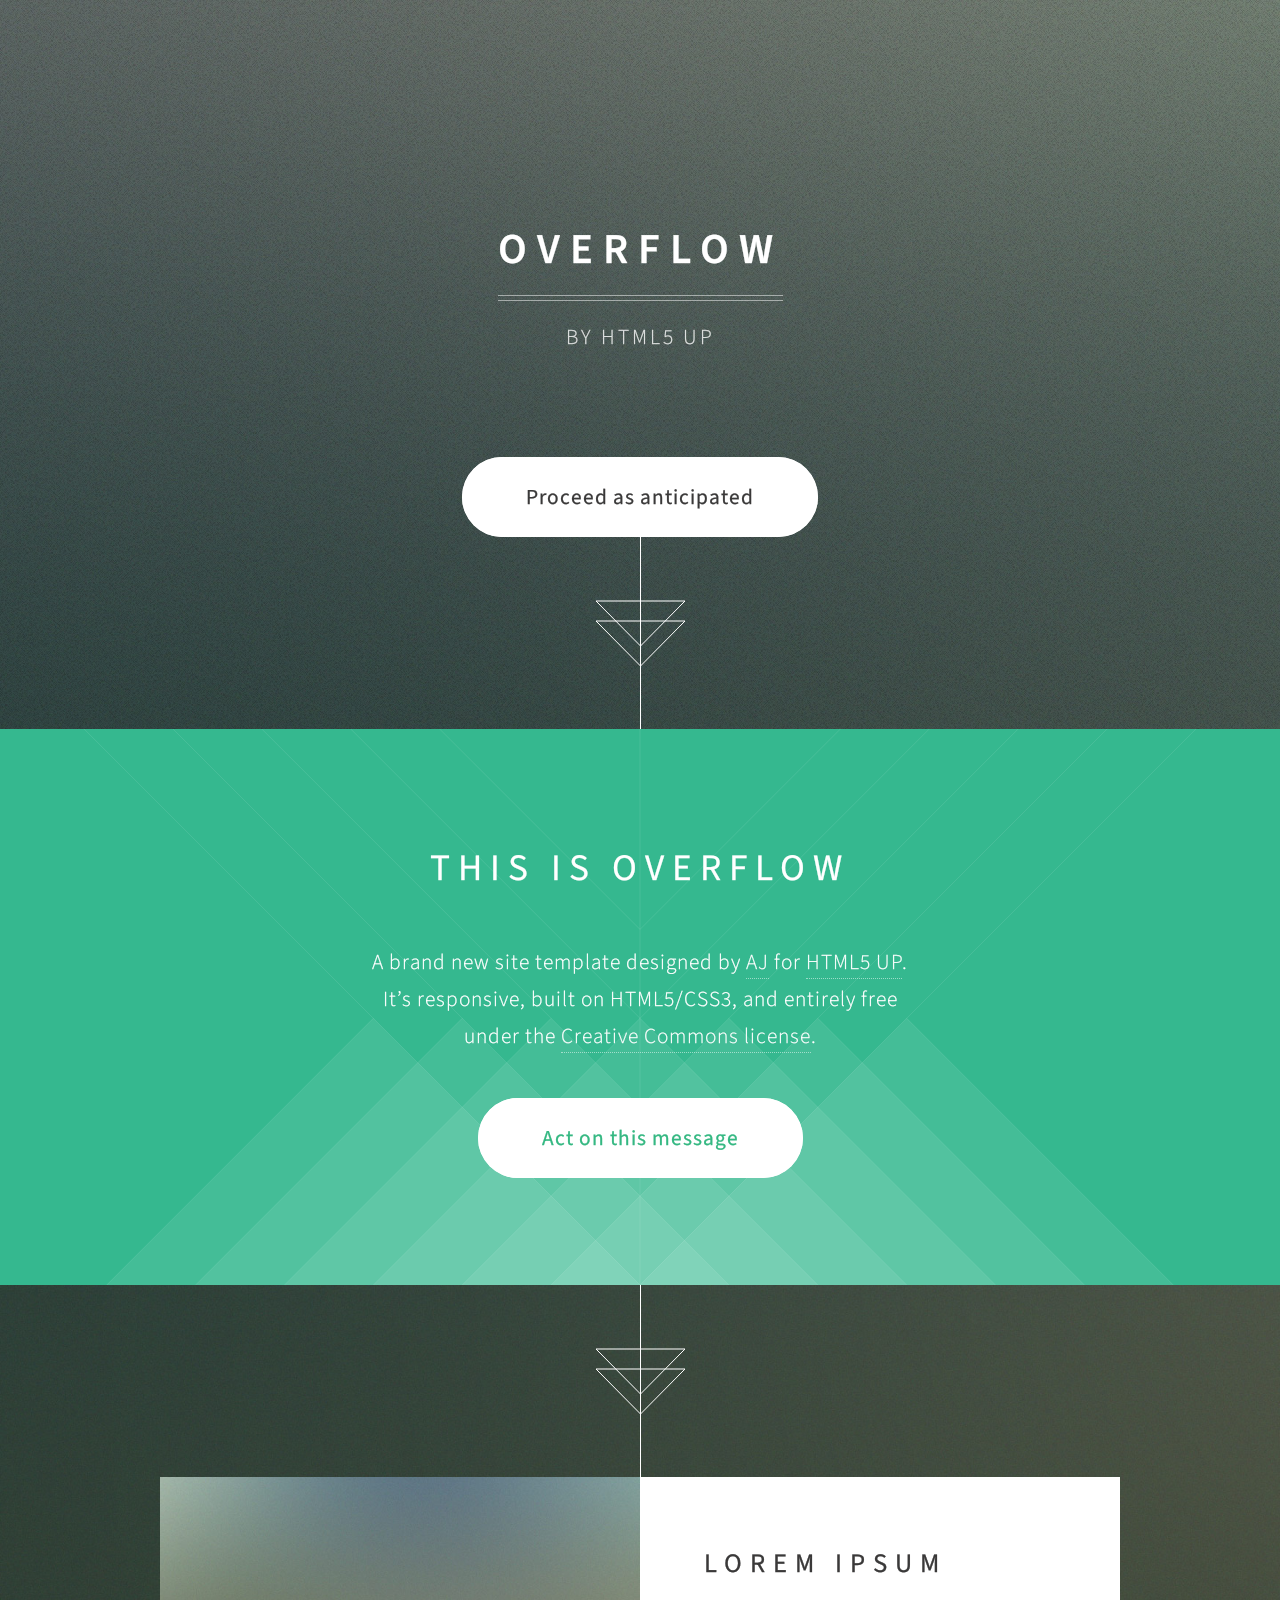
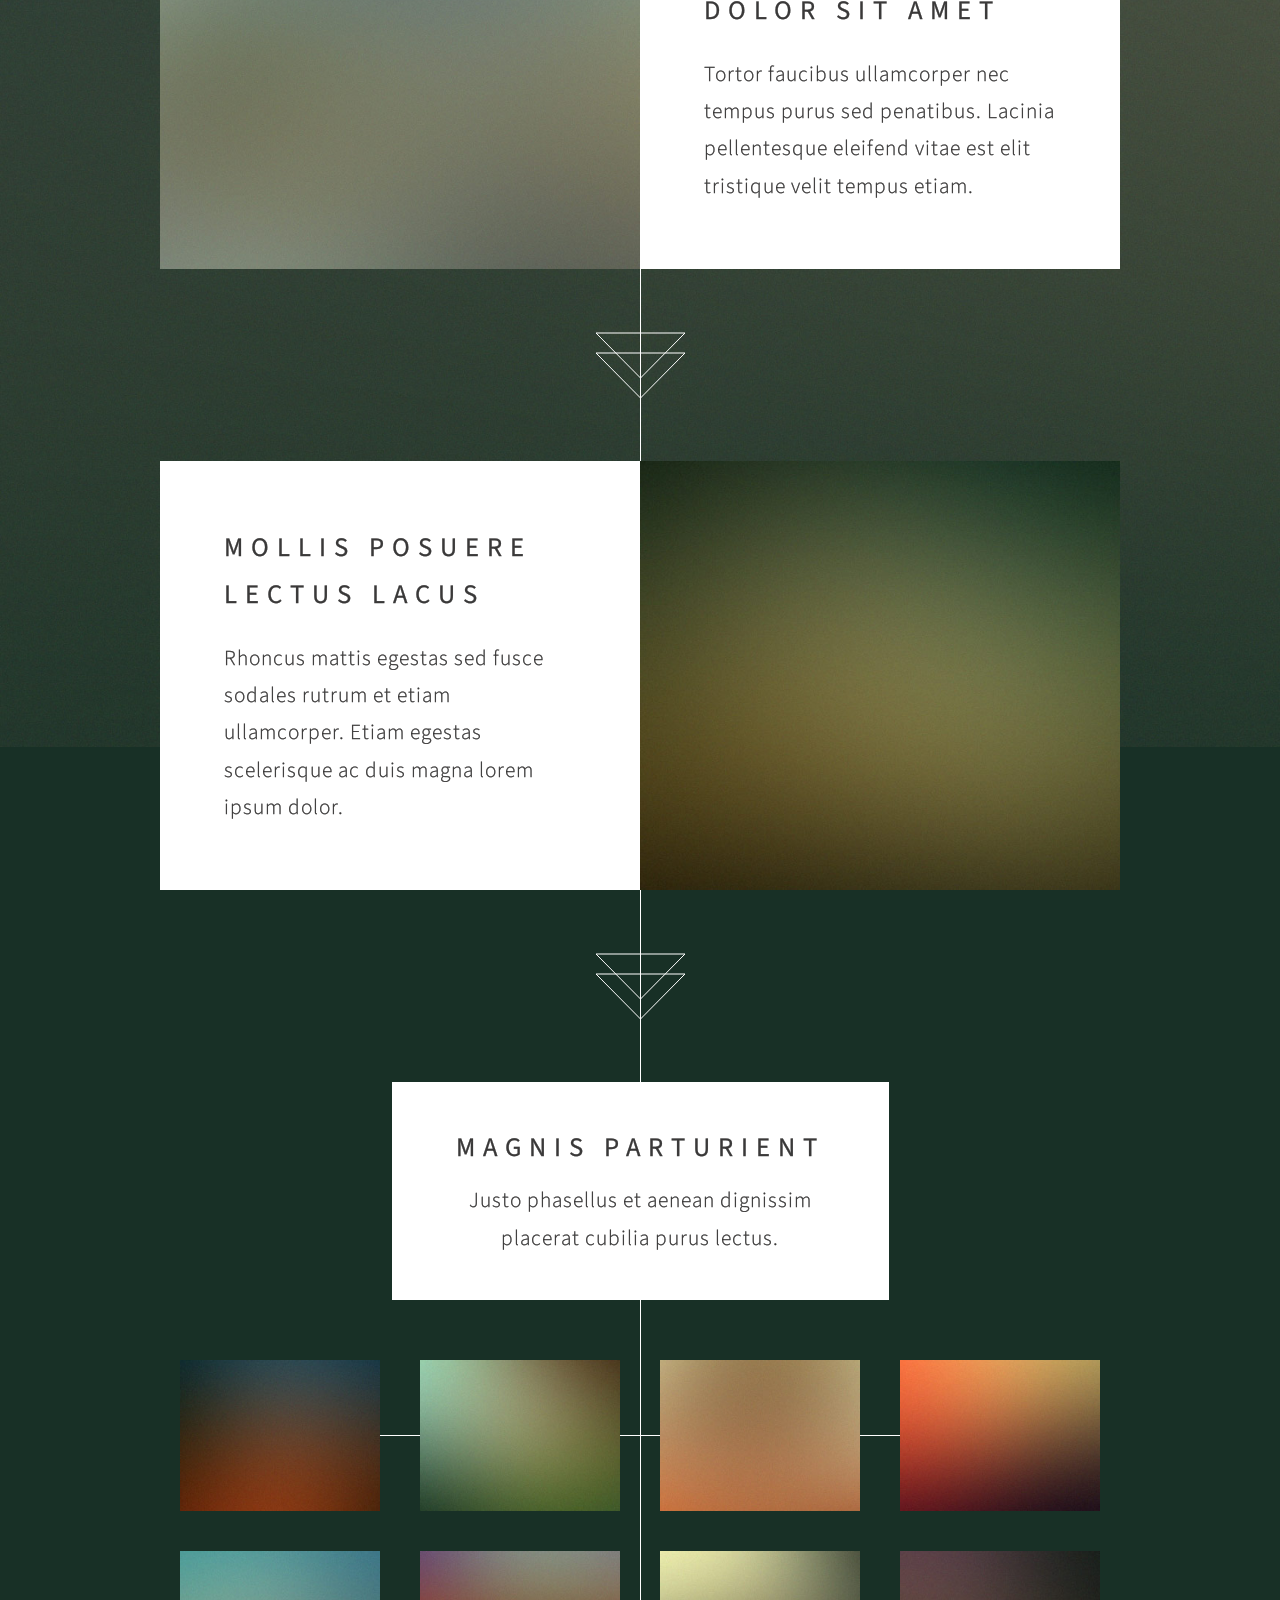
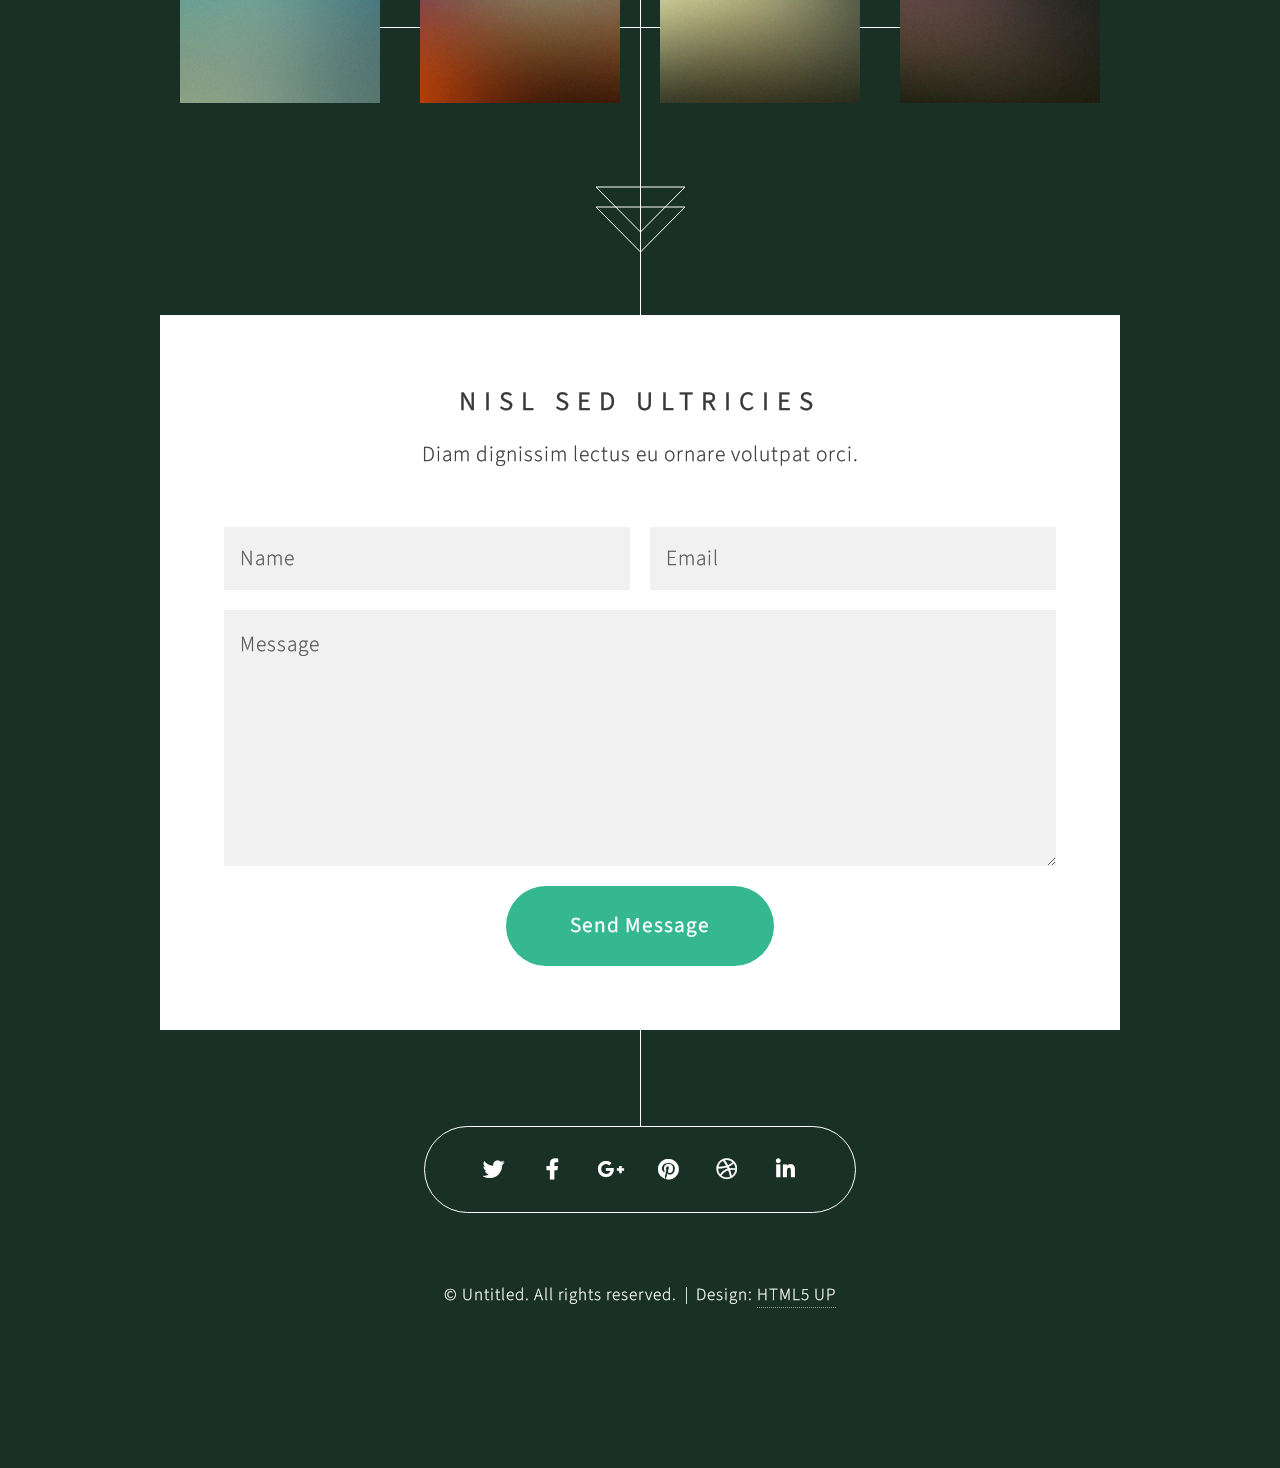
<file: html/overflow/index.html>
<!DOCTYPE HTML>
<!--
	Overflow by HTML5 UP
	html5up.net | @ajlkn
	Free for personal and commercial use under the CCA 3.0 license (html5up.net/license)
-->
<html>
	<head>
		<title>Overflow by HTML5 UP</title>
		<meta charset="utf-8" />
		<meta name="viewport" content="width=device-width, initial-scale=1, user-scalable=no" />
		<link rel="stylesheet" href="assets/css/main.css" />
		<noscript><link rel="stylesheet" href="assets/css/noscript.css" /></noscript>
	</head>
	<body class="is-preload">

		<!-- Header -->
			<section id="header">
				<header>
					<h1>Overflow</h1>
					<p>By HTML5 UP</p>
				</header>
				<footer>
					<a href="#banner" class="button style2 scrolly-middle">Proceed as anticipated</a>
				</footer>
			</section>

		<!-- Banner -->
			<section id="banner">
				<header>
					<h2>This is Overflow</h2>
				</header>
				<p>A brand new site template designed by <a href="http://twitter.com/ajlkn">AJ</a> for <a href="http://html5up.net">HTML5 UP</a>.<br />
				It’s responsive, built on HTML5/CSS3, and entirely free<br />
				under the <a href="http://html5up.net/license">Creative Commons license</a>.</p>
				<footer>
					<a href="#first" class="button style2 scrolly">Act on this message</a>
				</footer>
			</section>

		<!-- Feature 1 -->
			<article id="first" class="container box style1 right">
				<a href="#" class="image fit"><img src="images/pic01.jpg" alt="" /></a>
				<div class="inner">
					<header>
						<h2>Lorem ipsum<br />
						dolor sit amet</h2>
					</header>
					<p>Tortor faucibus ullamcorper nec tempus purus sed penatibus. Lacinia pellentesque eleifend vitae est elit tristique velit tempus etiam.</p>
				</div>
			</article>

		<!-- Feature 2 -->
			<article class="container box style1 left">
				<a href="#" class="image fit"><img src="images/pic02.jpg" alt="" /></a>
				<div class="inner">
					<header>
						<h2>Mollis posuere<br />
						lectus lacus</h2>
					</header>
					<p>Rhoncus mattis egestas sed fusce sodales rutrum et etiam ullamcorper. Etiam egestas scelerisque ac duis magna lorem ipsum dolor.</p>
				</div>
			</article>

		<!-- Portfolio -->
			<article class="container box style2">
				<header>
					<h2>Magnis parturient</h2>
					<p>Justo phasellus et aenean dignissim<br />
					placerat cubilia purus lectus.</p>
				</header>
				<div class="inner gallery">
					<div class="row gtr-0">
						<div class="col-3 col-12-mobile"><a href="images/fulls/01.jpg" class="image fit"><img src="images/thumbs/01.jpg" alt="" title="Ad infinitum" /></a></div>
						<div class="col-3 col-12-mobile"><a href="images/fulls/02.jpg" class="image fit"><img src="images/thumbs/02.jpg" alt="" title="Dressed in Clarity" /></a></div>
						<div class="col-3 col-12-mobile"><a href="images/fulls/03.jpg" class="image fit"><img src="images/thumbs/03.jpg" alt="" title="Raven" /></a></div>
						<div class="col-3 col-12-mobile"><a href="images/fulls/04.jpg" class="image fit"><img src="images/thumbs/04.jpg" alt="" title="I'll have a cup of Disneyland, please" /></a></div>
					</div>
					<div class="row gtr-0">
						<div class="col-3 col-12-mobile"><a href="images/fulls/05.jpg" class="image fit"><img src="images/thumbs/05.jpg" alt="" title="Cherish" /></a></div>
						<div class="col-3 col-12-mobile"><a href="images/fulls/06.jpg" class="image fit"><img src="images/thumbs/06.jpg" alt="" title="Different." /></a></div>
						<div class="col-3 col-12-mobile"><a href="images/fulls/07.jpg" class="image fit"><img src="images/thumbs/07.jpg" alt="" title="History was made here" /></a></div>
						<div class="col-3 col-12-mobile"><a href="images/fulls/08.jpg" class="image fit"><img src="images/thumbs/08.jpg" alt="" title="People come and go and walk away" /></a></div>
					</div>
				</div>
			</article>

		<!-- Contact -->
			<article class="container box style3">
				<header>
					<h2>Nisl sed ultricies</h2>
					<p>Diam dignissim lectus eu ornare volutpat orci.</p>
				</header>
				<form method="post" action="#">
					<div class="row gtr-50">
						<div class="col-6 col-12-mobile"><input type="text" class="text" name="name" placeholder="Name" /></div>
						<div class="col-6 col-12-mobile"><input type="text" class="text" name="email" placeholder="Email" /></div>
						<div class="col-12">
							<textarea name="message" placeholder="Message"></textarea>
						</div>
						<div class="col-12">
							<ul class="actions">
								<li><input type="submit" value="Send Message" /></li>
							</ul>
						</div>
					</div>
				</form>
			</article>

		<!-- Generic -->
		<!--
			<article class="container box style3">
				<header>
					<h2>Generic Box</h2>
					<p>Just a generic box. Nothing to see here.</p>
				</header>
				<section>
					<header>
						<h3>Paragraph</h3>
						<p>This is a subtitle</p>
					</header>
					<p>Phasellus nisl nisl, varius id <sup>porttitor sed pellentesque</sup> ac orci. Pellentesque
					habitant <strong>strong</strong> tristique <b>bold</b> et netus <i>italic</i> malesuada <em>emphasized</em> ac turpis egestas. Morbi
					leo suscipit ut. Praesent <sub>id turpis vitae</sub> turpis pretium ultricies. Vestibulum sit
					amet risus elit.</p>
				</section>
				<section>
					<header>
						<h3>Blockquote</h3>
					</header>
					<blockquote>Fringilla nisl. Donec accumsan interdum nisi, quis tincidunt felis sagittis eget.
					tempus euismod. Vestibulum ante ipsum primis in faucibus.</blockquote>
				</section>
				<section>
					<header>
						<h3>Divider</h3>
					</header>
					<p>Donec consectetur <a href="#">vestibulum dolor et pulvinar</a>. Etiam vel felis enim, at viverra
					ligula. Ut porttitor sagittis lorem, quis eleifend nisi ornare vel. Praesent nec orci
					facilisis leo magna. Cras sit amet urna eros, id egestas urna. Quisque aliquam
					tempus euismod. Vestibulum ante ipsum primis in faucibus orci luctus et ultrices
					posuere cubilia.</p>
					<hr />
					<p>Donec consectetur vestibulum dolor et pulvinar. Etiam vel felis enim, at viverra
					ligula. Ut porttitor sagittis lorem, quis eleifend nisi ornare vel. Praesent nec orci
					facilisis leo magna. Cras sit amet urna eros, id egestas urna. Quisque aliquam
					tempus euismod. Vestibulum ante ipsum primis in faucibus orci luctus et ultrices
					posuere cubilia.</p>
				</section>
				<section>
					<header>
						<h3>Unordered List</h3>
					</header>
					<ul>
						<li>Donec consectetur vestibulum dolor et pulvinar. Etiam vel felis enim, at viverra ligula. Ut porttitor sagittis lorem, quis eleifend nisi ornare vel.</li>
						<li>Donec consectetur vestibulum dolor et pulvinar. Etiam vel felis enim, at viverra ligula. Ut porttitor sagittis lorem, quis eleifend nisi ornare vel.</li>
						<li>Donec consectetur vestibulum dolor et pulvinar. Etiam vel felis enim, at viverra ligula. Ut porttitor sagittis lorem, quis eleifend nisi ornare vel.</li>
						<li>Donec consectetur vestibulum dolor et pulvinar. Etiam vel felis enim, at viverra ligula. Ut porttitor sagittis lorem, quis eleifend nisi ornare vel.</li>
					</ul>
				</section>
				<section>
					<header>
						<h3>Ordered List</h3>
					</header>
					<ol>
						<li>Donec consectetur vestibulum dolor et pulvinar. Etiam vel felis enim, at viverra ligula. Ut porttitor sagittis lorem, quis eleifend nisi ornare vel.</li>
						<li>Donec consectetur vestibulum dolor et pulvinar. Etiam vel felis enim, at viverra ligula. Ut porttitor sagittis lorem, quis eleifend nisi ornare vel.</li>
						<li>Donec consectetur vestibulum dolor et pulvinar. Etiam vel felis enim, at viverra ligula. Ut porttitor sagittis lorem, quis eleifend nisi ornare vel.</li>
						<li>Donec consectetur vestibulum dolor et pulvinar. Etiam vel felis enim, at viverra ligula. Ut porttitor sagittis lorem, quis eleifend nisi ornare vel.</li>
					</ol>
				</section>
				<section>
					<header>
						<h3>Table</h3>
					</header>
					<div class="table-wrapper">
						<table>
							<thead>
								<tr>
									<th>ID</th>
									<th>Name</th>
									<th>Description</th>
									<th>Price</th>
								</tr>
							</thead>
							<tbody>
								<tr>
									<td>45815</td>
									<td>Something</td>
									<td>Ut porttitor sagittis lorem quis nisi ornare.</td>
									<td>29.99</td>
								</tr>
								<tr>
									<td>24524</td>
									<td>Nothing</td>
									<td>Ut porttitor sagittis lorem quis nisi ornare.</td>
									<td>19.99</td>
								</tr>
								<tr>
									<td>45815</td>
									<td>Something</td>
									<td>Ut porttitor sagittis lorem quis nisi ornare.</td>
									<td>29.99</td>
								</tr>
								<tr>
									<td>24524</td>
									<td>Nothing</td>
									<td>Ut porttitor sagittis lorem quis nisi ornare.</td>
									<td>19.99</td>
								</tr>
							</tbody>
							<tfoot>
								<tr>
									<td colspan="3"></td>
									<td>100.00</td>
								</tr>
							</tfoot>
						</table>
					</div>
				</section>
				<section>
					<header>
						<h3>Form</h3>
					</header>
					<form method="post" action="#">
						<div class="row">
							<div class="col-6 col-12-mobile">
								<input class="text" type="text" name="name" id="name" value="" placeholder="John Doe" />
							</div>
							<div class="col-6 col-12-mobile">
								<input class="text" type="text" name="email" id="email" value="" placeholder="johndoe@domain.tld" />
							</div>
							<div class="col-12">
								<select name="department" id="department">
									<option value="">Choose a department</option>
									<option value="1">Manufacturing</option>
									<option value="2">Administration</option>
									<option value="3">Support</option>
								</select>
							</div>
							<div class="col-12">
								<input class="text" type="text" name="subject" id="subject" value="" placeholder="Enter your subject" />
							</div>
							<div class="col-12">
								<textarea name="message" id="message" placeholder="Enter your message"></textarea>
							</div>
							<div class="col-12">
								<ul class="actions">
									<li><input type="submit" value="Submit" /></li>
									<li><input type="reset" class="style3" value="Clear Form" /></li>
								</ul>
							</div>
						</div>
					</form>
				</section>
			</article>
		-->

		<section id="footer">
			<ul class="icons">
				<li><a href="#" class="icon brands fa-twitter"><span class="label">Twitter</span></a></li>
				<li><a href="#" class="icon brands fa-facebook-f"><span class="label">Facebook</span></a></li>
				<li><a href="#" class="icon brands fa-google-plus-g"><span class="label">Google+</span></a></li>
				<li><a href="#" class="icon brands fa-pinterest"><span class="label">Pinterest</span></a></li>
				<li><a href="#" class="icon brands fa-dribbble"><span class="label">Dribbble</span></a></li>
				<li><a href="#" class="icon brands fa-linkedin-in"><span class="label">LinkedIn</span></a></li>
			</ul>
			<div class="copyright">
				<ul class="menu">
					<li>&copy; Untitled. All rights reserved.</li><li>Design: <a href="http://html5up.net">HTML5 UP</a></li>
				</ul>
			</div>
		</section>

		<!-- Scripts -->
			<script src="assets/js/jquery.min.js"></script>
			<script src="assets/js/jquery.scrolly.min.js"></script>
			<script src="assets/js/jquery.poptrox.min.js"></script>
			<script src="assets/js/browser.min.js"></script>
			<script src="assets/js/breakpoints.min.js"></script>
			<script src="assets/js/util.js"></script>
			<script src="assets/js/main.js"></script>

	</body>
</html>
</file>
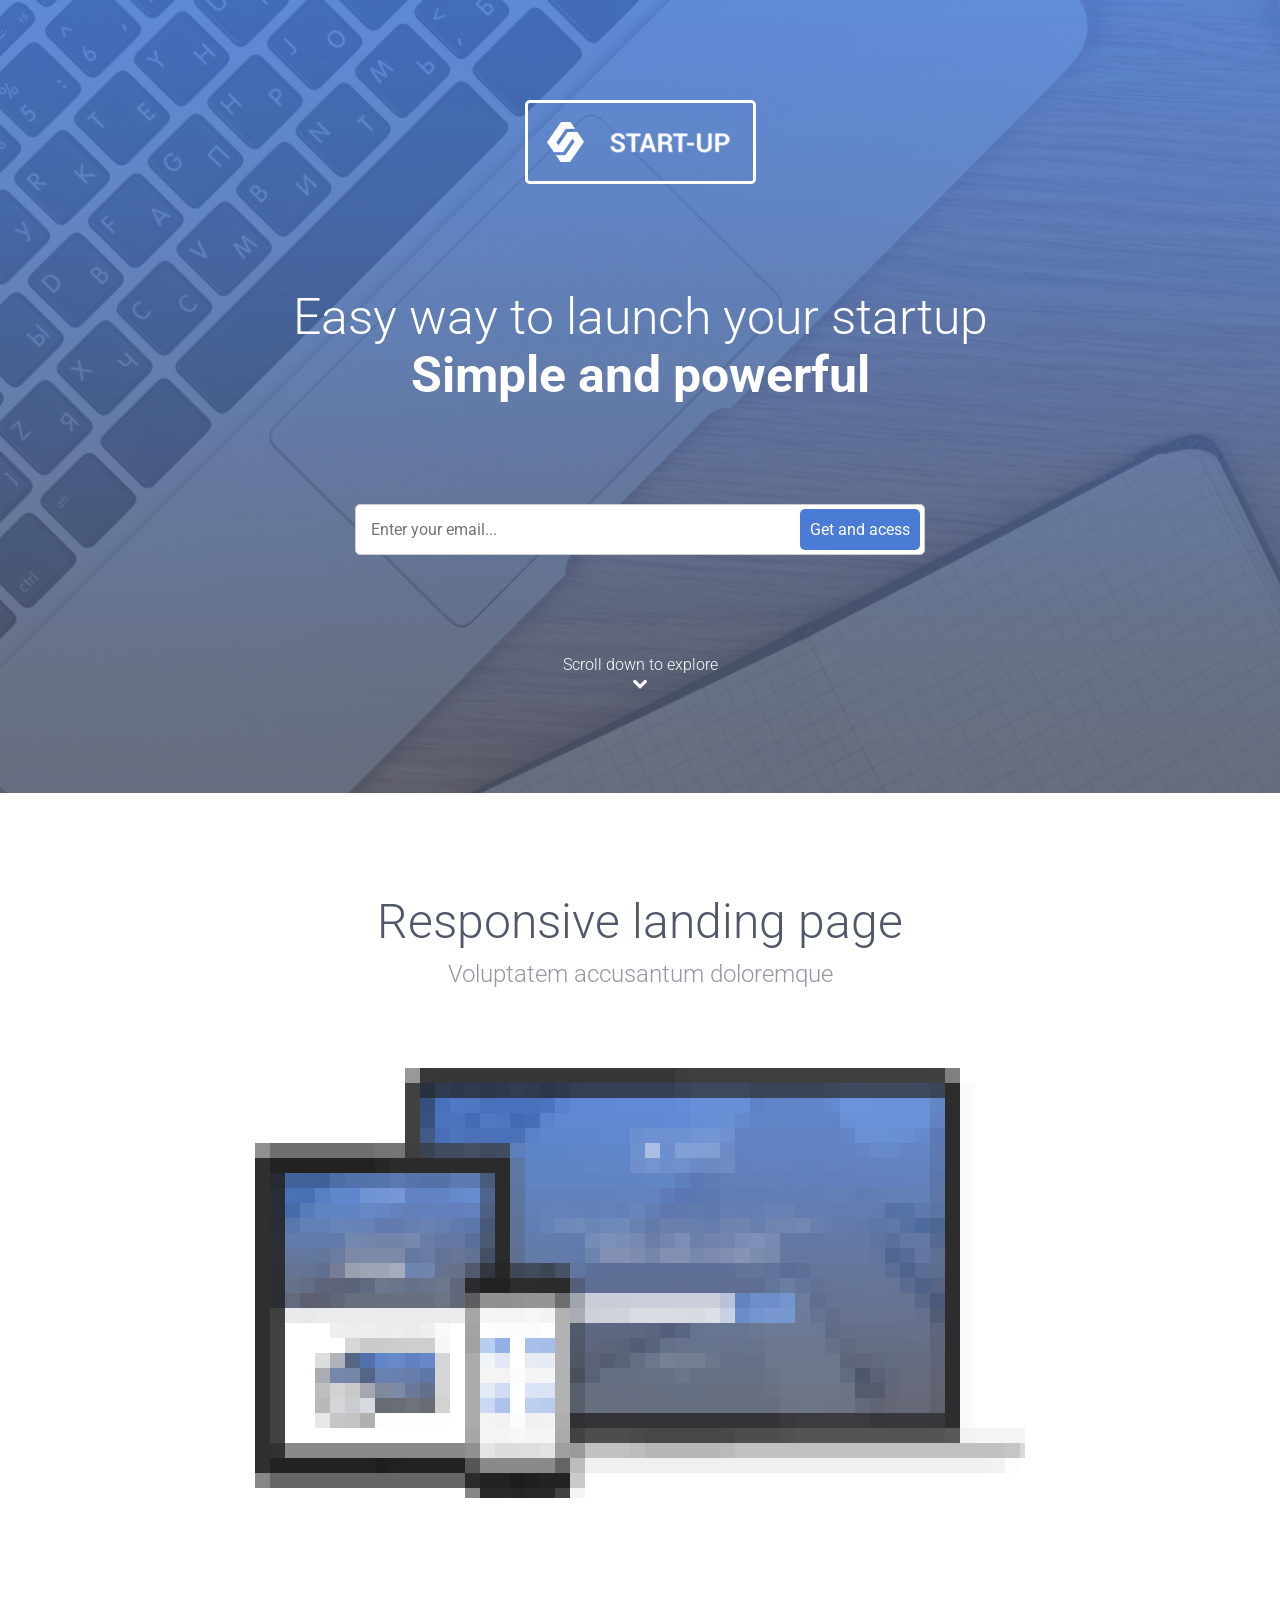
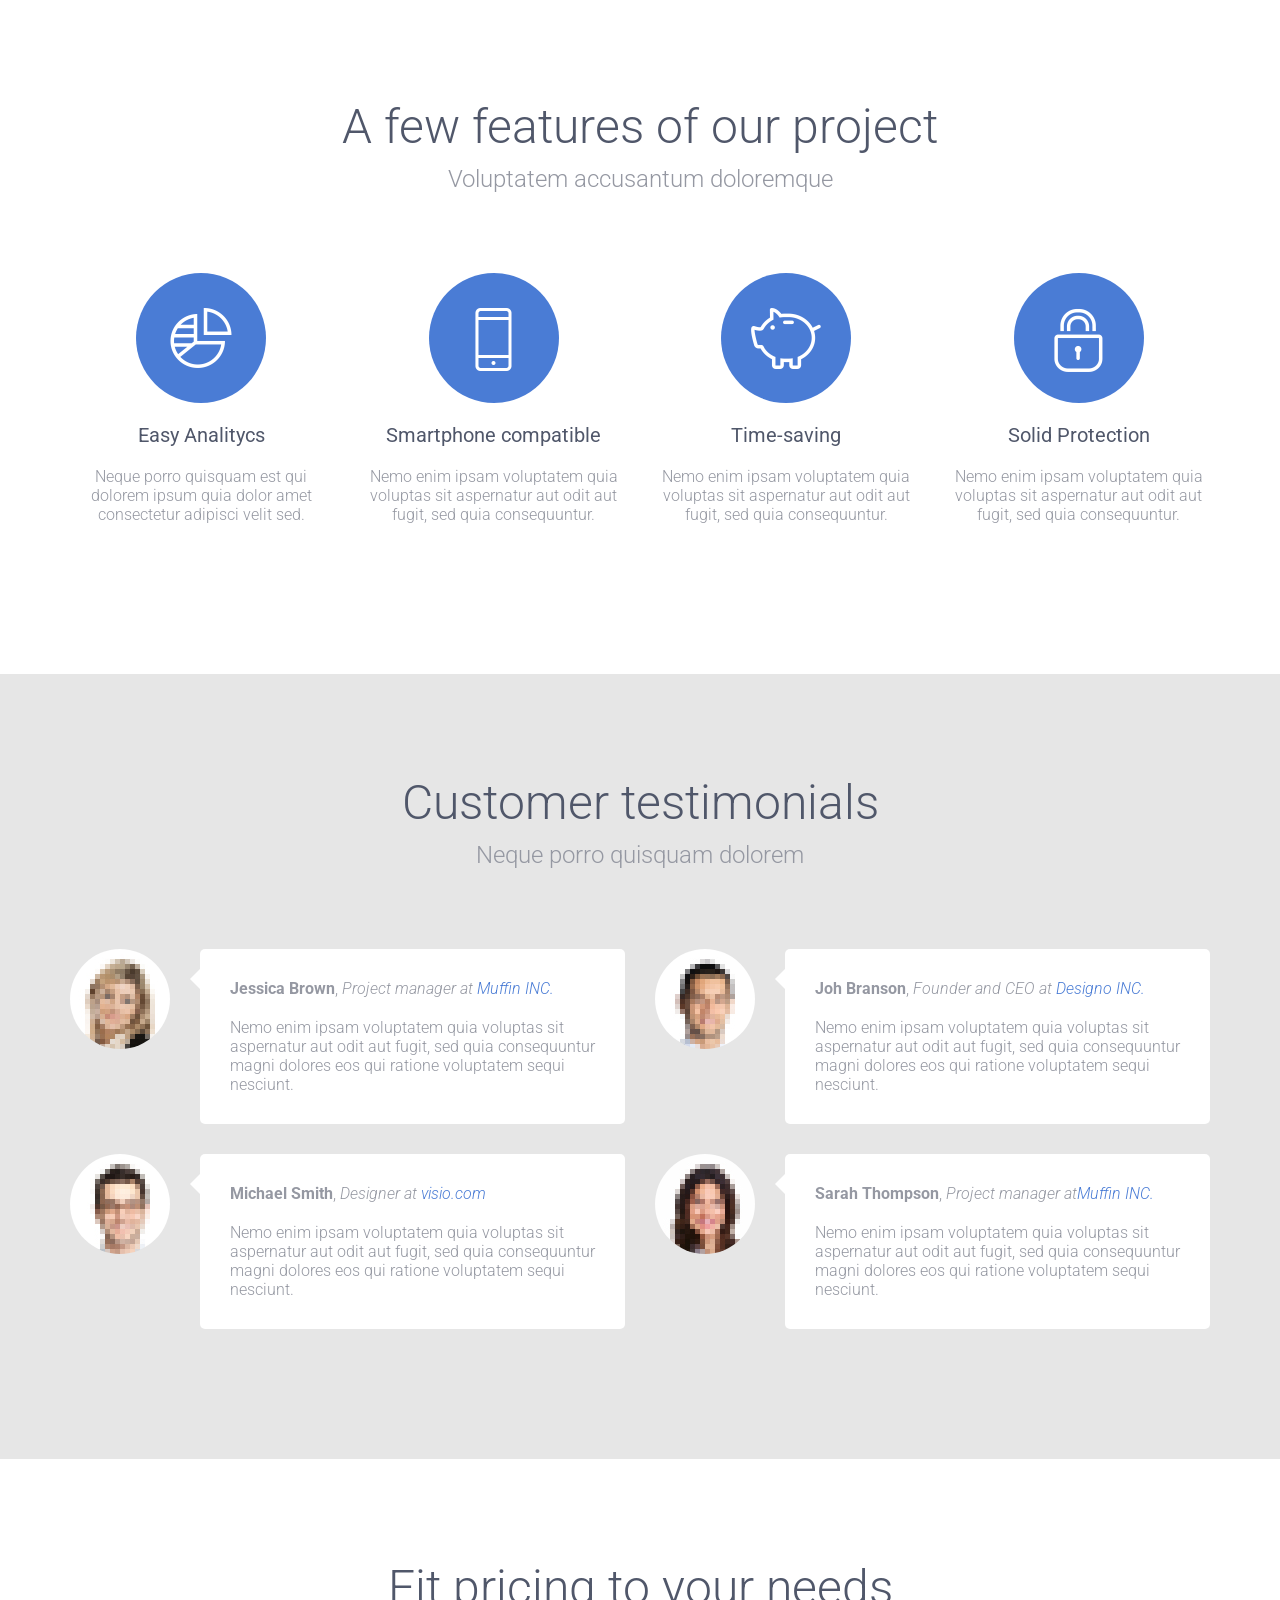
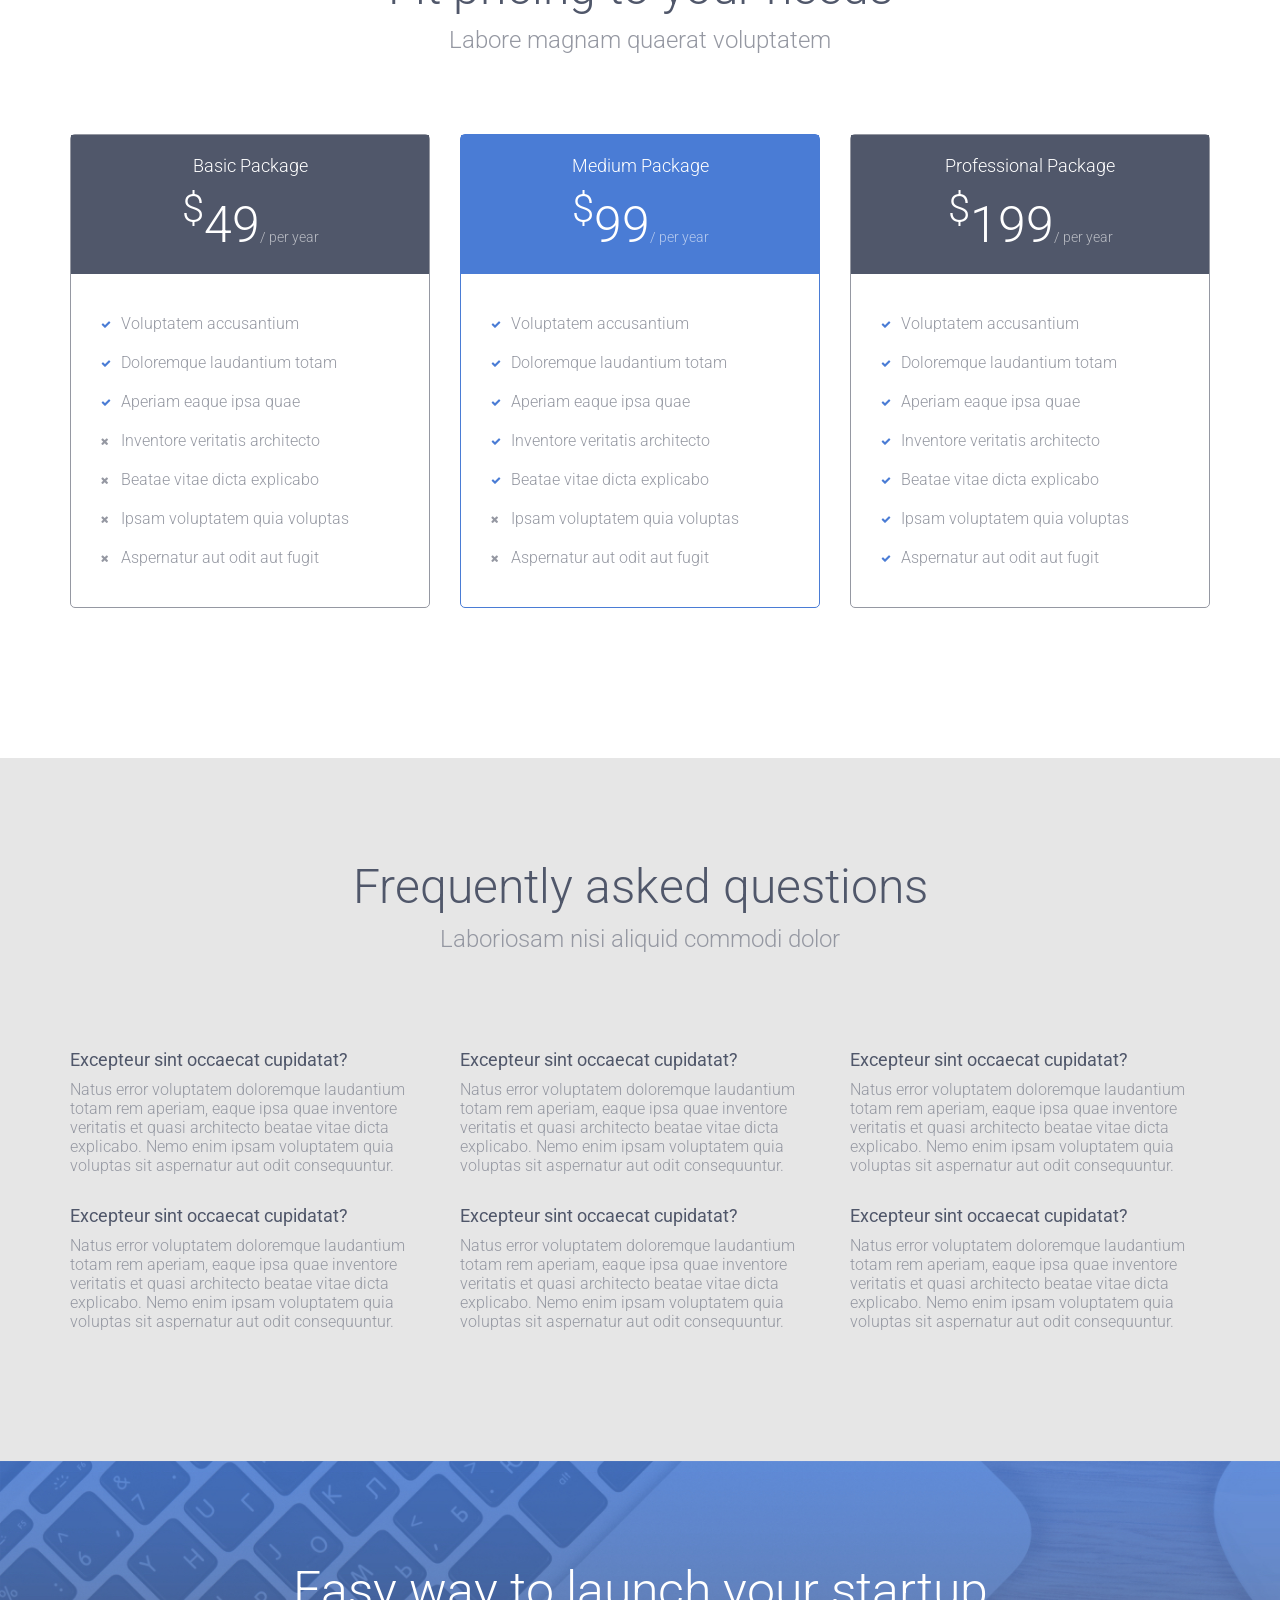
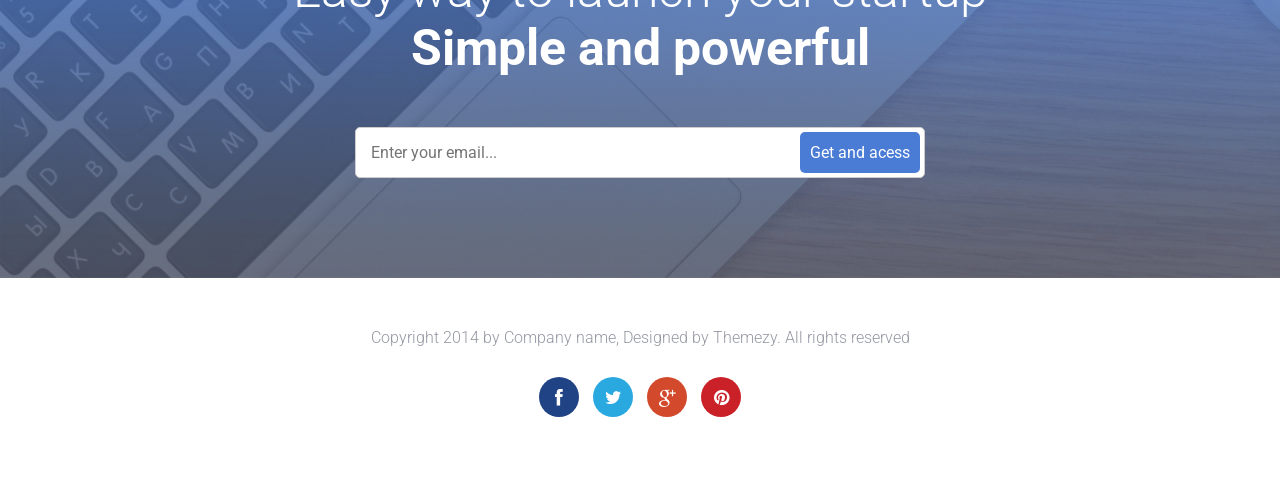
<file: html/startup_landing/index.html>
<!DOCTYPE html>
<html lang="en">
	<head>
		<meta charset="UTF-8">
		<meta http-equiv="X-UA-Compatible" content="IE=edge">
		<meta name="viewport" content="width=device-width, initial-scale=1.0,maximum-scale=1">
		
		<title>Startup Landing Page</title>

		<!-- Loading third party fonts -->
		<link href="http://fonts.googleapis.com/css?family=Roboto:300,400,700|" rel="stylesheet" type="text/css">
		<link href="fonts/font-awesome.min.css" rel="stylesheet" type="text/css">

		<!-- Loading main css file -->
		<link rel="stylesheet" href="style.css">
		
		<!--[if lt IE 9]>
		<script src="js/ie-support/html5.js"></script>
		<script src="js/ie-support/respond.js"></script>
		<![endif]-->

	</head>


	<body>
		
		<div class="site-content">
			<header class="hero" data-bg-image="images/banner.jpg">
				<div class="container">
					<a href="#" class="branding"><img src="images/logo.png" alt="Start-up"></a>
					<div class="hero-content">
						<h1>Easy way to launch your startup <br><strong>Simple and powerful</strong></h1>
					</div>
					
					<form class="subscribe-form">
						<input type="text" placeholder="Enter your email...">
						<input type="submit" value="Get and acess">
					</form>
					
					<span class="scrolldown">Scroll down to explore <br><i class="fa fa-chevron-down"></i></span>
				</div>
			</header> <!-- hero -->

			<main class="main-content">
				<div class="fullwidth-block">
					<div class="container">
						<h2 class="section-title">Responsive landing page</h2>
						<small class="section-subtitle">Voluptatem accusantum doloremque</small>

						<img src="images/devices.png" alt="" class="figure">
					</div>
				</div> <!-- .fullwidth-block -->

				<div class="fullwidth-block">
					<div class="container">
						<h2 class="section-title">A few features of our project</h2>
						<small class="section-subtitle">Voluptatem accusantum doloremque</small>

						<div class="row">
							<div class="col-md-3 col-sm-6">
								<div class="feature">
									<div class="feature-icon"><img src="images/icon-pie-chart.png" alt="" class="icon"></div>
									<h3 class="feature-title">Easy Analitycs</h3>
									<p>Neque porro quisquam est qui dolorem ipsum quia dolor amet consectetur adipisci velit sed.</p>
								</div>
							</div>
							<div class="col-md-3 col-sm-6">
								<div class="feature">
									<div class="feature-icon"><img src="images/icon-mobile.png" alt="" class="icon"></div>
									<h3 class="feature-title">Smartphone compatible</h3>
									<p>Nemo enim ipsam voluptatem quia voluptas sit aspernatur aut odit aut fugit, sed quia consequuntur.</p>
								</div>
							</div>
							<div class="col-md-3 col-sm-6">
								<div class="feature">
									<div class="feature-icon"><img src="images/icon-piggy-bank.png" alt="" class="icon"></div>
									<h3 class="feature-title">Time-saving</h3>
									<p>Nemo enim ipsam voluptatem quia voluptas sit aspernatur aut odit aut fugit, sed quia consequuntur.</p>
								</div>
							</div>
							<div class="col-md-3 col-sm-6">
								<div class="feature">
									<div class="feature-icon"><img src="images/icon-lock.png" alt="" class="icon"></div>
									<h3 class="feature-title">Solid Protection</h3>
									<p>Nemo enim ipsam voluptatem quia voluptas sit aspernatur aut odit aut fugit, sed quia consequuntur.</p>
								</div>
							</div>
						</div> <!-- .row -->
					</div> <!-- .container -->
				</div> <!-- .fullwidth-block -->

				<div class="fullwidth-block" data-bg-color="#e6e6e6">
					<div class="container">
						<h2 class="section-title">Customer testimonials</h2>
						<smal class="section-subtitle">Neque porro quisquam dolorem</smal>

						<div class="row">
							<div class="col-sm-6">
								<div class="testimonial">
									<img src="images/person-1.jpg" alt="" class="user-avatar">
									<div class="testimonial-content">
										<span class="meta"><strong>Jessica Brown</strong>, <em>Project manager at <a href="#">Muffin INC.</a></em></span>
										<p>Nemo enim ipsam voluptatem quia voluptas sit aspernatur aut odit aut fugit, sed quia consequuntur magni dolores eos qui ratione voluptatem sequi nesciunt.</p>
									</div>
								</div>
								<div class="testimonial">
									<img src="images/person-3.jpg" alt="" class="user-avatar">
									<div class="testimonial-content">
										<span class="meta"><strong>Michael Smith</strong>, <em>Designer at <a href="#">visio.com</a></em></span>
										<p>Nemo enim ipsam voluptatem quia voluptas sit aspernatur aut odit aut fugit, sed quia consequuntur magni dolores eos qui ratione voluptatem sequi nesciunt.</p>
									</div>
								</div>
							</div>
							<div class="col-sm-6">
								<div class="testimonial">
									<img src="images/person-2.jpg" alt="" class="user-avatar">
									<div class="testimonial-content">
										<span class="meta"><strong>Joh Branson</strong>, <em>Founder and CEO at <a href="#">Designo INC.</a></em></span>
										<p>Nemo enim ipsam voluptatem quia voluptas sit aspernatur aut odit aut fugit, sed quia consequuntur magni dolores eos qui ratione voluptatem sequi nesciunt.</p>
									</div>
								</div>
								<div class="testimonial">
									<img src="images/person-4.jpg" alt="" class="user-avatar">
									<div class="testimonial-content">
										<span class="meta"><strong>Sarah Thompson</strong>, <em>Project manager at<a href="#">Muffin INC.</a></em></span>
										<p>Nemo enim ipsam voluptatem quia voluptas sit aspernatur aut odit aut fugit, sed quia consequuntur magni dolores eos qui ratione voluptatem sequi nesciunt.</p>
									</div>
								</div>
							</div>
						</div> <!-- .row -->
					</div> <!-- .container -->
				</div> <!-- .fullwidth-block -->

				<div class="fullwidth-block">
					<div class="container">
						<h2 class="section-title">Fit pricing to your needs</h2>
						<small class="section-subtitle">Labore magnam quaerat voluptatem</small>

						<div class="row">
							<div class="col-sm-4">
								<div class="pricing">
									<div class="pricing-header">
										<h3 class="pricing-title">Basic Package</h3>
										<div class="price">
											<span class="num"><sup>$</sup>49<small>/ per year</small></span>
										</div>
									</div>
									<div class="pricing-checklist">
										<ul>
											<li class="check">Voluptatem accusantium </li>
											<li class="check">Doloremque laudantium totam</li>
											<li class="check">Aperiam eaque ipsa quae</li>
											<li>Inventore veritatis architecto </li>
											<li>Beatae vitae dicta explicabo</li>
											<li>Ipsam voluptatem quia voluptas</li>
											<li>Aspernatur aut odit aut fugit</li>
										</ul>
									</div>
								</div>
							</div>
							<div class="col-sm-4">
								<div class="pricing featured">
									<div class="pricing-header">
										<h3 class="pricing-title">Medium Package</h3>
										<div class="price">
											<span class="num"><sup>$</sup>99<small>/ per year</small></span>
										</div>
									</div>
									<div class="pricing-checklist">
										<ul>
											<li class="check">Voluptatem accusantium </li>
											<li class="check">Doloremque laudantium totam</li>
											<li class="check">Aperiam eaque ipsa quae</li>
											<li class="check">Inventore veritatis architecto </li>
											<li class="check">Beatae vitae dicta explicabo</li>
											<li>Ipsam voluptatem quia voluptas</li>
											<li>Aspernatur aut odit aut fugit</li>
										</ul>
									</div>
								</div>
							</div>
							<div class="col-sm-4">
								<div class="pricing">
									<div class="pricing-header">
										<h3 class="pricing-title">Professional Package</h3>
										<div class="price">
											<span class="num"><sup>$</sup>199<small>/ per year</small></span>
										</div>
									</div>
									<div class="pricing-checklist">
										<ul>
											<li class="check">Voluptatem accusantium </li>
											<li class="check">Doloremque laudantium totam</li>
											<li class="check">Aperiam eaque ipsa quae</li>
											<li class="check">Inventore veritatis architecto </li>
											<li class="check">Beatae vitae dicta explicabo</li>
											<li class="check">Ipsam voluptatem quia voluptas</li>
											<li class="check">Aspernatur aut odit aut fugit</li>
										</ul>
									</div>
								</div>
							</div>
						</div> <!-- .row -->
					</div> <!-- .container -->
				</div> <!-- .fullwidth-block -->

				<div class="fullwidth-block" data-bg-color="#e6e6e6">
					<div class="container">
						<h2 class="section-title">Frequently asked questions</h2>
						<small class="section-subtitle">Laboriosam nisi aliquid commodi dolor</small>

						<div class="row">
							<div class="col-md-4">
								<dl>
									<dt>Excepteur sint occaecat cupidatat?</dt>
									<dd>Natus error voluptatem doloremque laudantium totam rem aperiam, eaque ipsa quae inventore veritatis et quasi architecto beatae vitae dicta explicabo. Nemo enim ipsam voluptatem quia voluptas sit aspernatur aut odit consequuntur.</dd>

									<dt>Excepteur sint occaecat cupidatat?</dt>
									<dd>Natus error voluptatem doloremque laudantium totam rem aperiam, eaque ipsa quae inventore veritatis et quasi architecto beatae vitae dicta explicabo. Nemo enim ipsam voluptatem quia voluptas sit aspernatur aut odit consequuntur.</dd>
								</dl>
							</div>
							<div class="col-md-4">
								<dl>
									<dt>Excepteur sint occaecat cupidatat?</dt>
									<dd>Natus error voluptatem doloremque laudantium totam rem aperiam, eaque ipsa quae inventore veritatis et quasi architecto beatae vitae dicta explicabo. Nemo enim ipsam voluptatem quia voluptas sit aspernatur aut odit consequuntur.</dd>

									<dt>Excepteur sint occaecat cupidatat?</dt>
									<dd>Natus error voluptatem doloremque laudantium totam rem aperiam, eaque ipsa quae inventore veritatis et quasi architecto beatae vitae dicta explicabo. Nemo enim ipsam voluptatem quia voluptas sit aspernatur aut odit consequuntur.</dd>
								</dl>
							</div>
							<div class="col-md-4">
								<dl>
									<dt>Excepteur sint occaecat cupidatat?</dt>
									<dd>Natus error voluptatem doloremque laudantium totam rem aperiam, eaque ipsa quae inventore veritatis et quasi architecto beatae vitae dicta explicabo. Nemo enim ipsam voluptatem quia voluptas sit aspernatur aut odit consequuntur.</dd>

									<dt>Excepteur sint occaecat cupidatat?</dt>
									<dd>Natus error voluptatem doloremque laudantium totam rem aperiam, eaque ipsa quae inventore veritatis et quasi architecto beatae vitae dicta explicabo. Nemo enim ipsam voluptatem quia voluptas sit aspernatur aut odit consequuntur.</dd>
								</dl>
							</div>
						</div> <!-- .row -->
					</div> <!-- .container -->
				</div> <!-- .fullwidth-block -->

				<div class="fullwidth-block footer-cta" data-bg-image="images/footer-bg.jpg">
					<div class="container">
						<div class="hero-content">
							<h1>Easy way to launch your startup <br><strong>Simple and powerful</strong></h1>
						</div>

						<form class="subscribe-form">
							<input type="text" placeholder="Enter your email...">
							<input type="submit" value="Get and acess">
						</form>
					</div>
				</div>
			</main> <!-- .main-content -->

			<footer class="site-footer">
				<div class="container">
					<p>Copyright 2014 by Company name, Designed by Themezy. All rights reserved</p>

					<div class="social-links">
						<a href="#" class="facebook"><i class="fa fa-facebook"></i></a>
						<a href="#" class="twitter"><i class="fa fa-twitter"></i></a>
						<a href="#" class="google-plus"><i class="fa fa-google-plus"></i></a>
						<a href="#" class="pinterest"><i class="fa fa-pinterest"></i></a>
					</div>
				</div>
			</footer>
		</div>

		<script src="js/jquery-1.11.1.min.js"></script>
		<script src="js/plugins.js"></script>
		<script src="js/app.js"></script>
		
	</body>

</html>
</file>
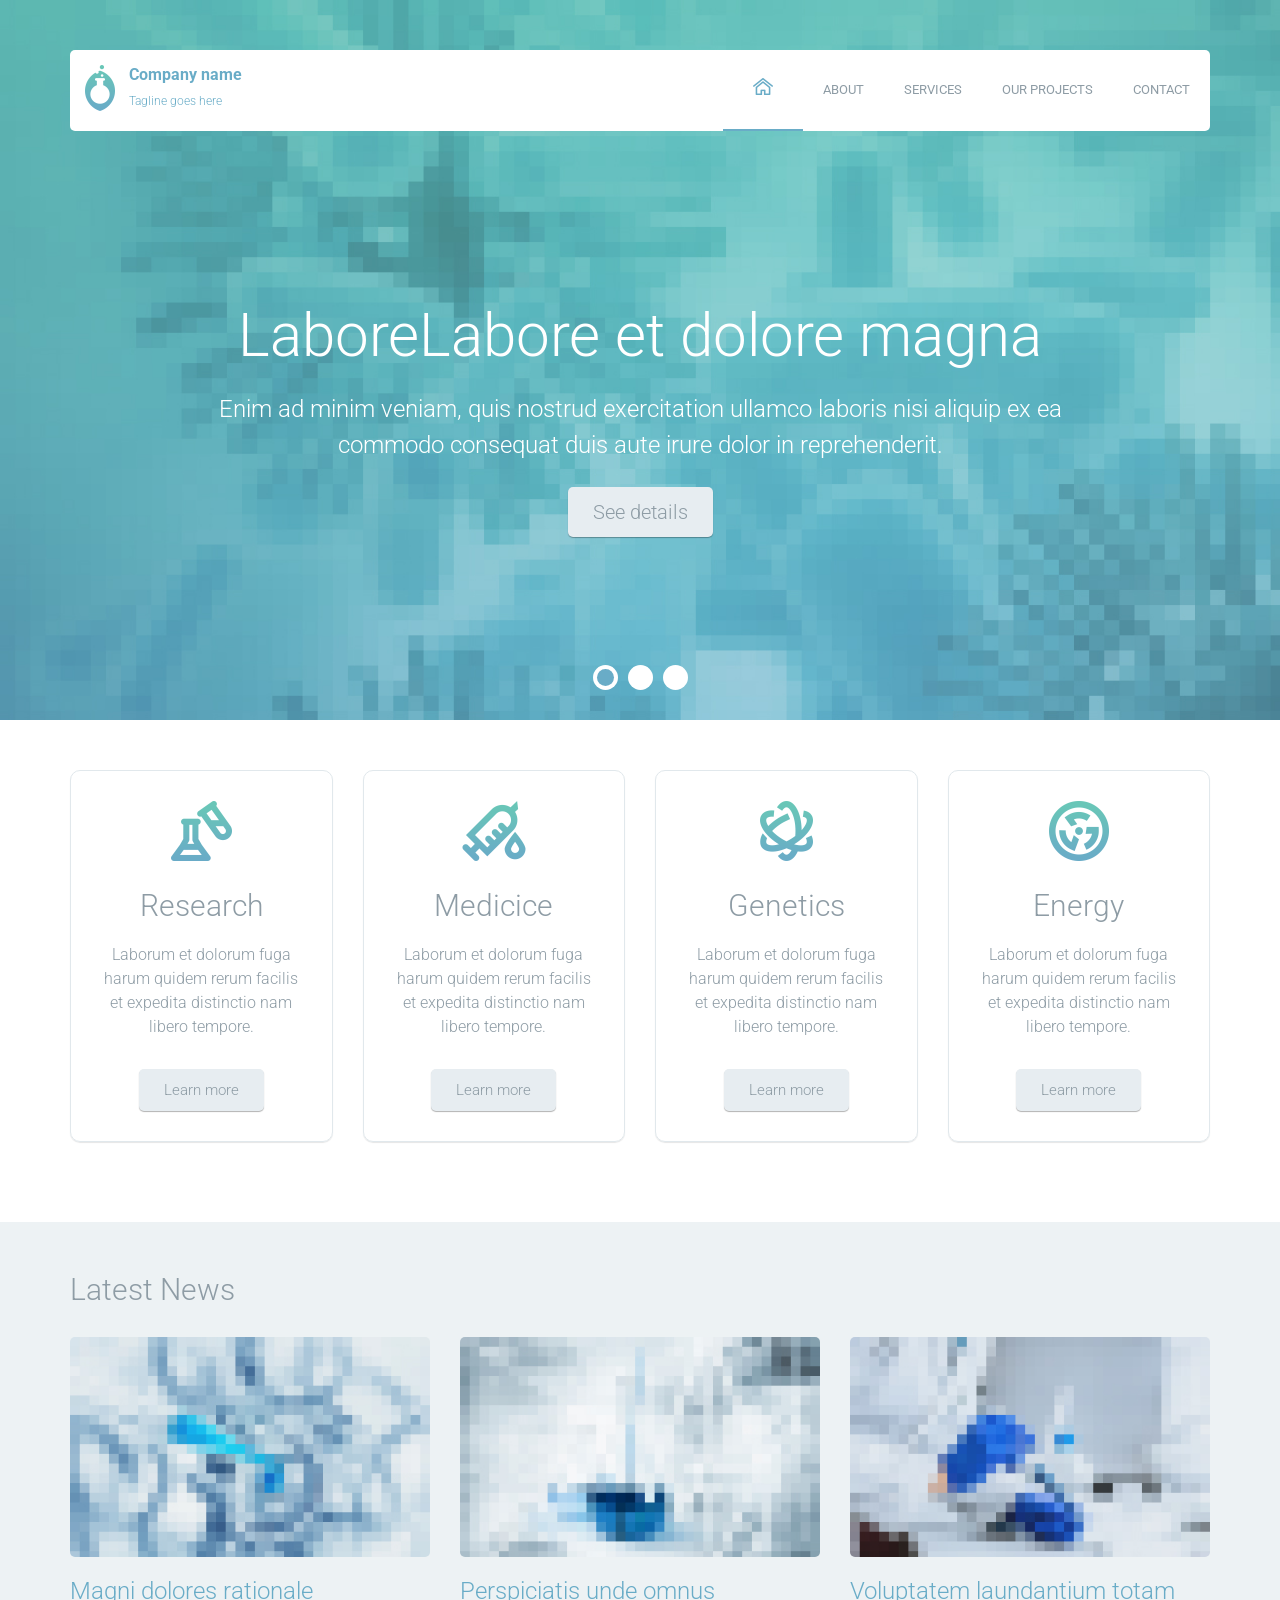
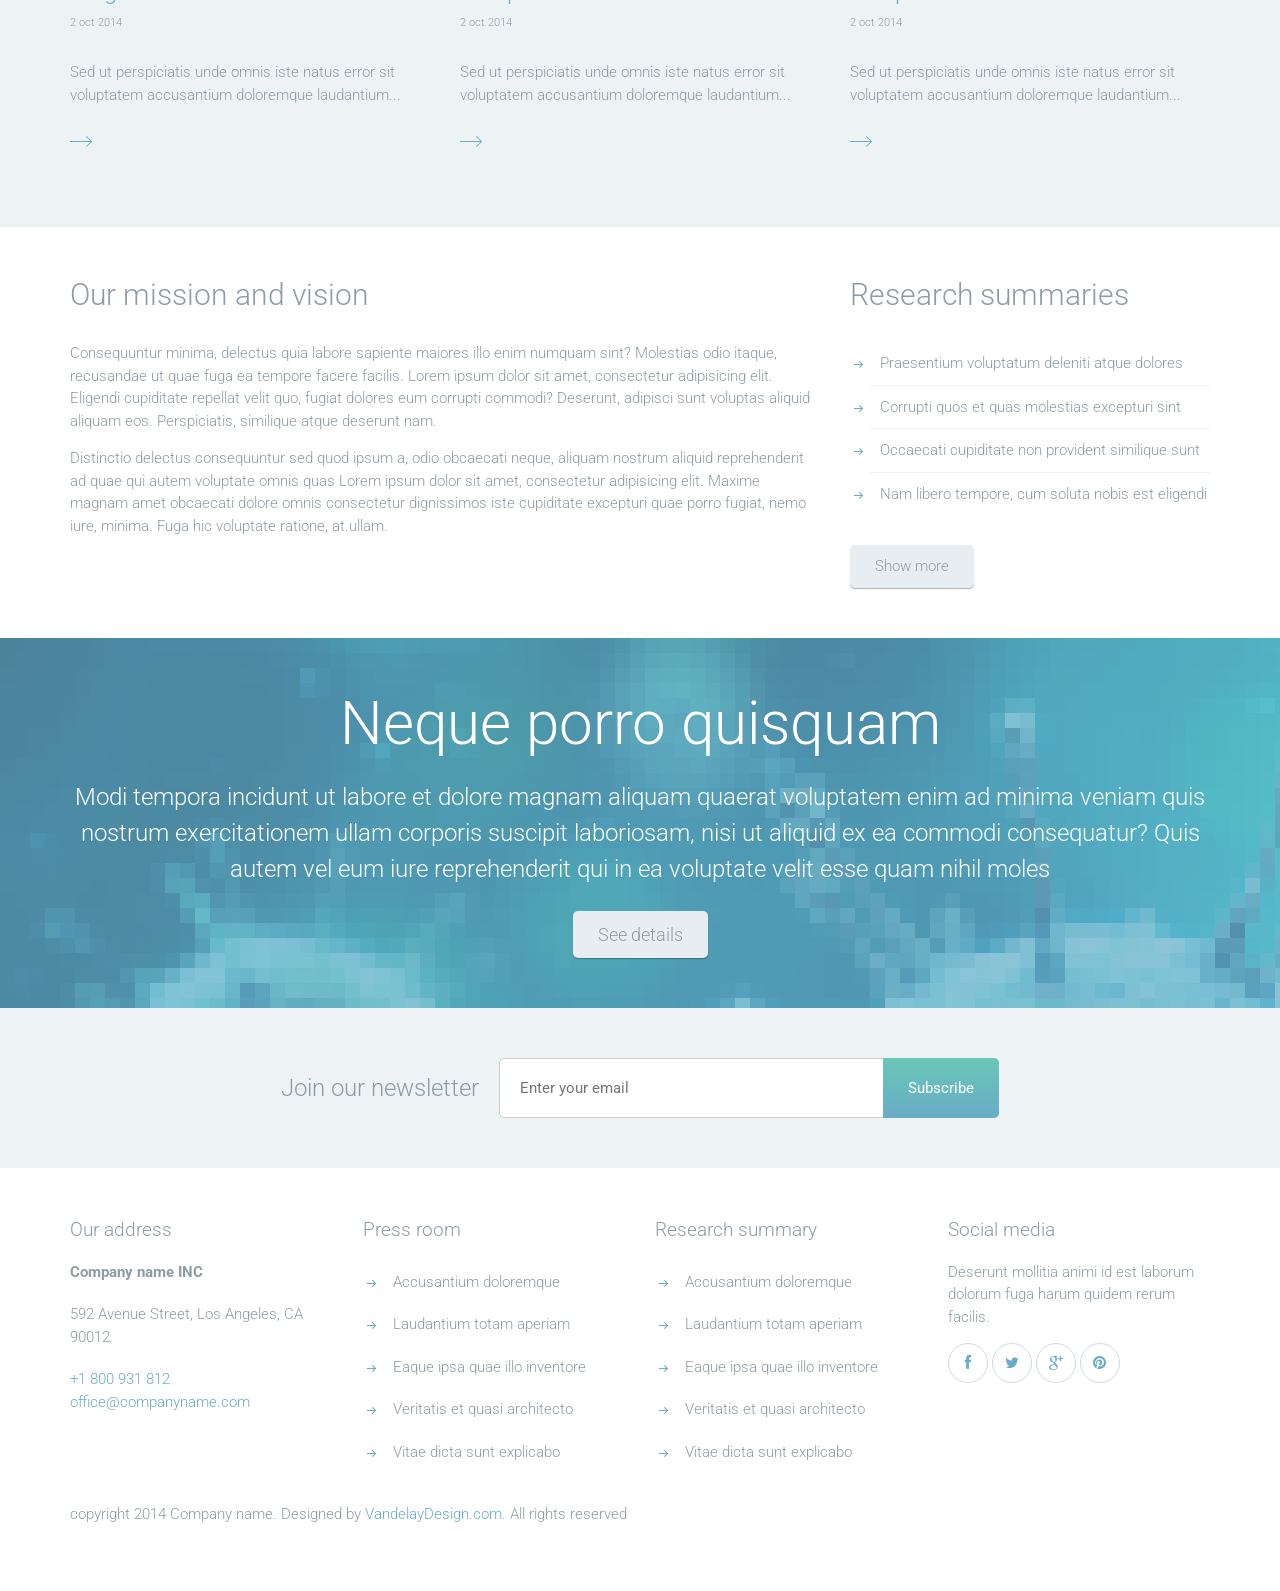
<file: html/science_lab/science_lab/index.html>
<!DOCTYPE html>
<html lang="en">
	<head>
		<meta charset="UTF-8">
		<meta http-equiv="X-UA-Compatible" content="IE=edge">
		<meta name="viewport" content="width=device-width, initial-scale=1.0,maximum-scale=1">
		
		<title>Science Labs</title>

		<!-- Loading third party fonts -->
		<link href="http://fonts.googleapis.com/css?family=Roboto:300,400,700|" rel="stylesheet" type="text/css">
		<link href="fonts/font-awesome.min.css" rel="stylesheet" type="text/css">

		<!-- Loading main css file -->
		<link rel="stylesheet" href="style.css">
		
		<!--[if lt IE 9]>
		<script src="js/ie-support/html5.js"></script>
		<script src="js/ie-support/respond.js"></script>
		<![endif]-->

	</head>


	<body>
		
		<div class="site-content">
			<header class="site-header collapsed-nav" data-bg-image="">
				<div class="container">
					<div class="header-bar">
						<a href="index.html" class="branding">
							<img src="images/logo.png" alt="" class="logo">
							<div class="logo-type">
								<h1 class="site-title">Company name</h1>
								<small class="site-description">Tagline goes here</small>
							</div>
						</a>

						<nav class="main-navigation">
							<button class="menu-toggle"><i class="fa fa-bars"></i></button>
							<ul class="menu">
								<li class="home menu-item current-menu-item"><a href="index.html"><img src="images/home-icon.png" alt="Home"></a></li>
								<li class="menu-item"><a href="about.html">About</a></li>
								<li class="menu-item"><a href="services.html">Services</a></li>
								<li class="menu-item"><a href="projects.html">Our projects</a></li>
								<li class="menu-item"><a href="contact.html">Contact</a></li>
							</ul>
						</nav>

						<div class="mobile-navigation"></div>
					</div>
				</div>
			</header>

			<div class="hero">
				<ul class="slides">
					<li data-bg-image="images/slider-1.jpg">
						<div class="container">
							<div class="slide-content">
								<h2 class="slide-title">LaboreLabore et dolore magna</h2>
								<p>Enim ad minim veniam, quis nostrud exercitation ullamco laboris nisi aliquip ex ea commodo consequat duis aute irure dolor in reprehenderit.</p>
								<a href="#" class="button">See details</a>
							</div>
						</div>
					</li>
					<li data-bg-image="images/slider-2.jpg">
						<div class="container">
							<div class="slide-content">
								<h2 class="slide-title">LaboreLabore et dolore magna</h2>
								<p>Enim ad minim veniam, quis nostrud exercitation ullamco laboris nisi aliquip ex ea commodo consequat duis aute irure dolor in reprehenderit.</p>
								<a href="#" class="button">See details</a>
							</div>
						</div>
					</li>
					<li data-bg-image="images/slider-3.jpg">
						<div class="container">
							<div class="slide-content">
								<h2 class="slide-title">LaboreLabore et dolore magna</h2>
								<p>Enim ad minim veniam, quis nostrud exercitation ullamco laboris nisi aliquip ex ea commodo consequat duis aute irure dolor in reprehenderit.</p>
								<a href="#" class="button">See details</a>
							</div>
						</div>
					</li>
				</ul>
			</div>

			<main class="main-content">
				<div class="fullwidth-block">
					<div class="container">
						<div class="row">
							<div class="col-md-3 col-sm-6">
								<div class="feature">
									<img src="images/icon-research-small.png" alt="" class="feature-image">
									<h2 class="feature-title">Research</h2>
									<p>Laborum et dolorum fuga harum quidem rerum facilis et expedita distinctio nam libero tempore.</p>
									<a href="" class="button">Learn more</a>
								</div>
							</div>
							<div class="col-md-3 col-sm-6">
								<div class="feature">
									<img src="images/icon-medicine-small.png" alt="" class="feature-image">
									<h2 class="feature-title">Medicice</h2>
									<p>Laborum et dolorum fuga harum quidem rerum facilis et expedita distinctio nam libero tempore.</p>
									<a href="" class="button">Learn more</a>
								</div>
							</div>
							<div class="col-md-3 col-sm-6">
								<div class="feature">
									<img src="images/icon-genetics-small.png" alt="" class="feature-image">
									<h2 class="feature-title">Genetics</h2>
									<p>Laborum et dolorum fuga harum quidem rerum facilis et expedita distinctio nam libero tempore.</p>
									<a href="" class="button">Learn more</a>
								</div>
							</div>
							<div class="col-md-3 col-sm-6">
								<div class="feature">
									<img src="images/icon-energy-small.png" alt="" class="feature-image">
									<h2 class="feature-title">Energy</h2>
									<p>Laborum et dolorum fuga harum quidem rerum facilis et expedita distinctio nam libero tempore.</p>
									<a href="" class="button">Learn more</a>
								</div>
							</div>
						</div> <!-- .row -->
					</div> <!-- .container -->
				</div> <!-- .fullwidth-block -->

				<div class="fullwidth-block" data-bg-color="#edf2f4">
					<div class="container">
						<h2 class="section-title">Latest News</h2>
						<div class="row">
							<div class="col-md-4">
								<div class="post">
									<figure class="featured-image"><img src="images/news-1.jpg" alt=""></figure>
									<h2 class="entry-title"><a href="">Magni dolores rationale</a></h2>
									<small class="date">2 oct 2014</small>
									<p>Sed ut perspiciatis unde omnis iste natus error sit voluptatem accusantium doloremque laudantium...</p>
								</div>
							</div>
							<div class="col-md-4">
								<div class="post">
									<figure class="featured-image"><img src="images/news-2.jpg" alt=""></figure>
									<h2 class="entry-title"><a href="">Perspiciatis unde omnus</a></h2>
									<small class="date">2 oct 2014</small>
									<p>Sed ut perspiciatis unde omnis iste natus error sit voluptatem accusantium doloremque laudantium...</p>
								</div>
							</div>
							<div class="col-md-4">
								<div class="post">
									<figure class="featured-image"><img src="images/news-3.jpg" alt=""></figure>
									<h2 class="entry-title"><a href="">Voluptatem laundantium  totam</a></h2>
									<small class="date">2 oct 2014</small>
									<p>Sed ut perspiciatis unde omnis iste natus error sit voluptatem accusantium doloremque laudantium...</p>
								</div>
							</div>
						</div> <!-- .row -->
					</div> <!-- .container -->
				</div> <!-- .fullwidth-block -->

				<div class="fullwidth-block">
					<div class="container">
						<div class="row">
							<div class="col-md-8">
								<h2 class="section-title">Our mission and vision</h2>
								<p>Consequuntur minima, delectus quia labore sapiente maiores illo enim numquam sint? Molestias odio itaque, recusandae ut quae fuga ea tempore facere facilis. Lorem ipsum dolor sit amet, consectetur adipisicing elit. Eligendi cupiditate repellat velit quo, fugiat dolores eum corrupti commodi? Deserunt, adipisci sunt voluptas aliquid aliquam eos. Perspiciatis, similique atque deserunt nam.</p>
								<p>Distinctio delectus consequuntur sed quod ipsum a, odio obcaecati neque, aliquam nostrum aliquid reprehenderit ad quae qui autem voluptate omnis quas Lorem ipsum dolor sit amet, consectetur adipisicing elit. Maxime magnam amet obcaecati dolore omnis consectetur dignissimos iste cupiditate excepturi quae porro fugiat, nemo iure, minima. Fuga hic voluptate ratione, at.ullam.</p>
							</div>
							<div class="col-md-4">
								<h2 class="section-title">Research summaries</h2>
								<ul class="arrow-list has-border">
									<li><a href="#">Praesentium voluptatum deleniti atque dolores</a></li>
									<li><a href="#">Corrupti quos et quas molestias excepturi sint</a></li>
									<li><a href="#">Occaecati cupiditate non provident similique sunt</a></li>
									<li><a href="#">Nam libero tempore, cum soluta nobis est eligendi</a></li>
								</ul>
								<a href="#" class="button">Show more</a>
							</div>
						</div>
					</div>
				</div>

				<div class="fullwidth-block cta" data-bg-image="images/cta-bg.jpg">
					<div class="container">
						<h2 class="cta-title">Neque porro quisquam</h2>
						<p>Modi tempora incidunt ut labore et dolore magnam aliquam quaerat voluptatem enim ad minima veniam quis nostrum exercitationem ullam corporis suscipit laboriosam, nisi ut aliquid ex ea commodi consequatur? Quis autem vel eum iure reprehenderit qui in ea voluptate velit esse quam nihil moles</p>
						<a href="#" class="button">See details</a>
					</div>
				</div>

				<div class="fullwidth-block" data-bg-color="#edf2f4">
					<div class="container">
						<div class="subscribe-form">
							<h2>Join our newsletter</h2>
							<form action="#">
								<input type="text" placeholder="Enter your email">
								<input type="submit" value="Subscribe">
							</form>
						</div>
					</div>
				</div>

			</main> <!-- .main-content -->

			<footer class="site-footer">
				<div class="container">
					<div class="row">
						<div class="col-md-3">
							<div class="widget">
								<h3 class="widget-title">Our address</h3>
								<strong>Company name INC</strong>
								<address>592 Avenue Street, Los Angeles, CA 90012</address>
								<a href="tel:+1 800 931 812">+1 800 931 812</a> <br>
								<a href="mailto:office@companyname.com">office@companyname.com</a>
							</div>
						</div>
						<div class="col-md-3">
							<div class="widget">
								<h3 class="widget-title">Press room</h3>
								<ul class="arrow-list">
									<li><a href="#">Accusantium doloremque</a></li> 
									<li><a href="#">Laudantium totam aperiam</a></li>
									<li><a href="#">Eaque ipsa quae illo inventore</a></li> 
									<li><a href="#">Veritatis et quasi architecto</a></li>
									<li><a href="#">Vitae dicta sunt explicabo</a></li>
								</ul>
							</div>
						</div>
						<div class="col-md-3">
							<div class="widget">
								<h3 class="widget-title">Research summary</h3>
								<ul class="arrow-list">
									<li><a href="#">Accusantium doloremque</a></li> 
									<li><a href="#">Laudantium totam aperiam</a></li>
									<li><a href="#">Eaque ipsa quae illo inventore</a></li> 
									<li><a href="#">Veritatis et quasi architecto</a></li>
									<li><a href="#">Vitae dicta sunt explicabo</a></li>
								</ul>
							</div>
						</div>
						<div class="col-md-3">
							<div class="widget">
								<h3 class="widget-title">Social media</h3>
								<p>Deserunt mollitia animi id est laborum dolorum fuga harum quidem rerum facilis.</p>
								<div class="social-links">
									<a href="#"><i class="fa fa-facebook"></i></a>
									<a href="#"><i class="fa fa-twitter"></i></a>
									<a href="#"><i class="fa fa-google-plus"></i></a>
									<a href="#"><i class="fa fa-pinterest"></i></a>
								</div>
							</div>
						</div>
					</div> <!-- .row -->

					<p class="colophon">copyright 2014 Company name. Designed by <a href="http://www.vandelaydesign.com/" title="Designed by VandelayDesign.com" target="_blank">VandelayDesign.com</a>. All rights reserved</p>
				</div> <!-- .container -->
			</footer>
		</div>

		<script src="js/jquery-1.11.1.min.js"></script>
		<script src="js/plugins.js"></script>
		<script src="js/app.js"></script>
		
	</body>

</html>
</file>
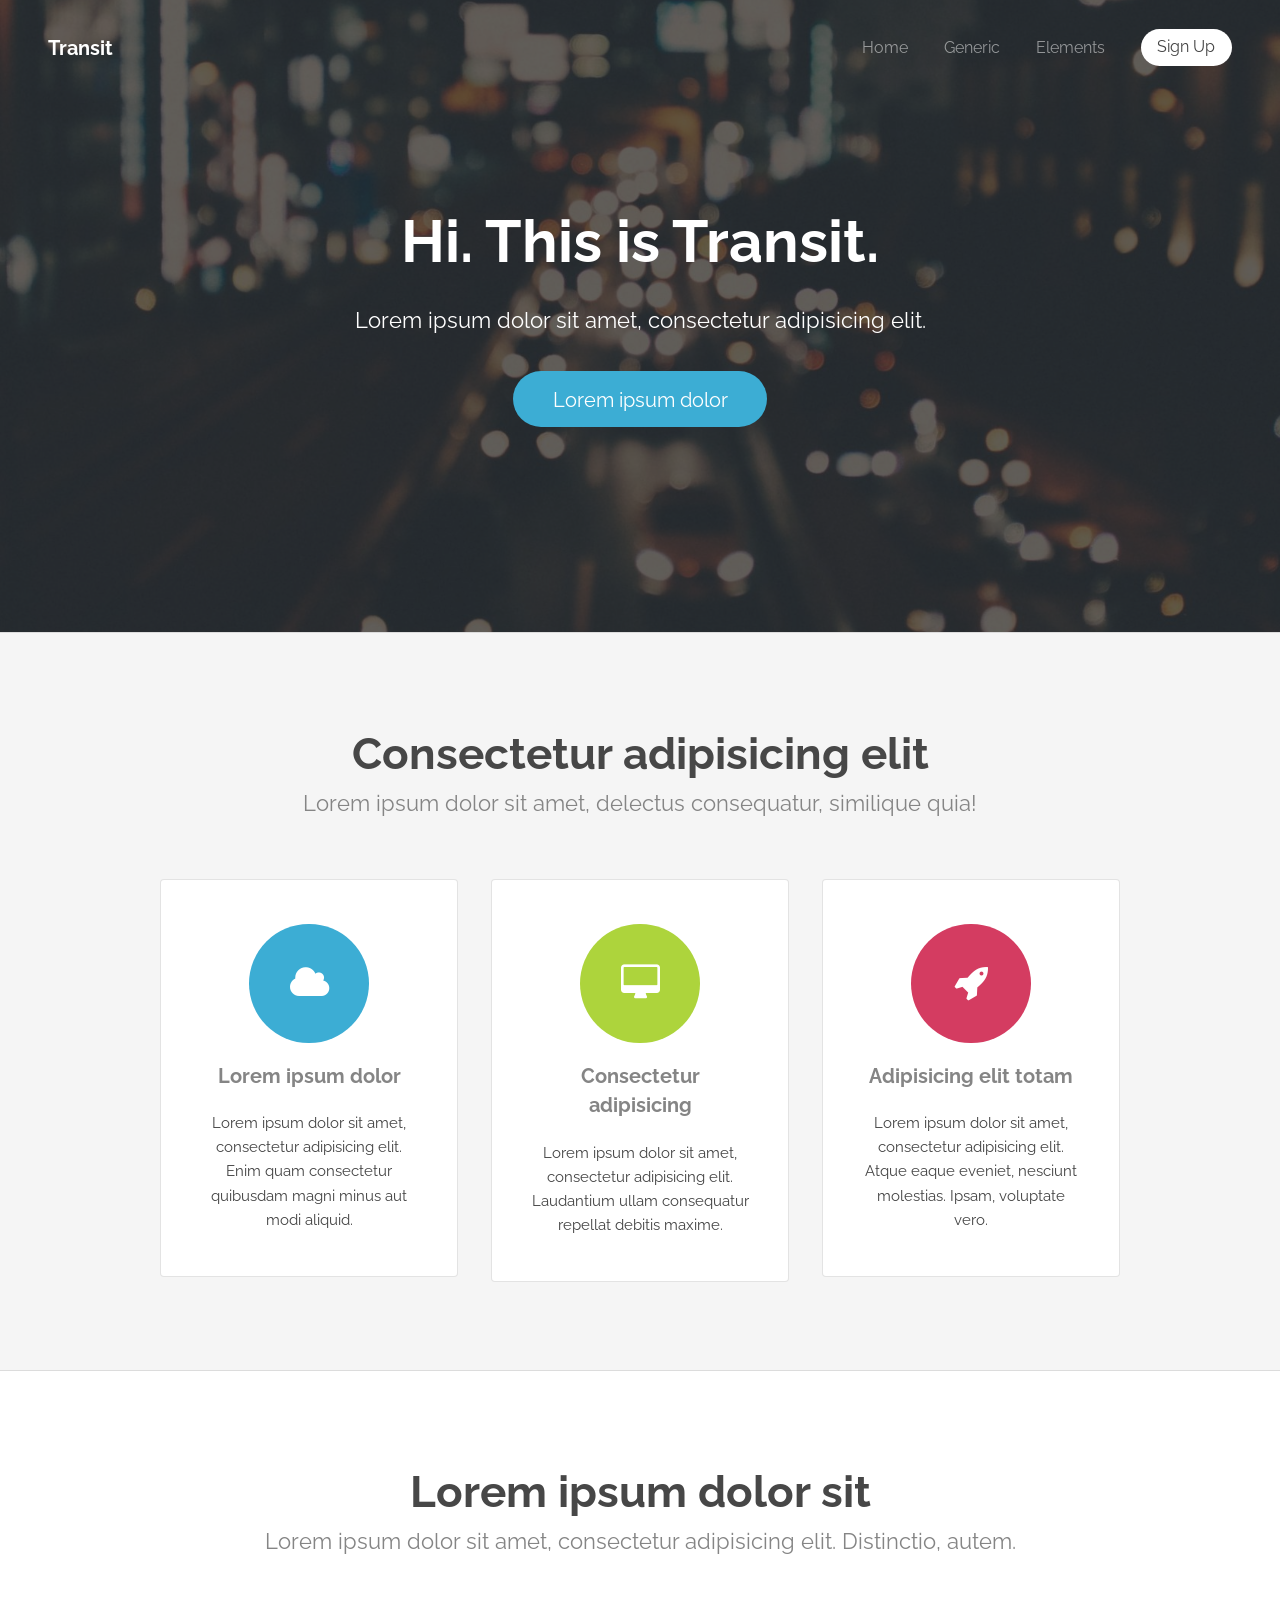
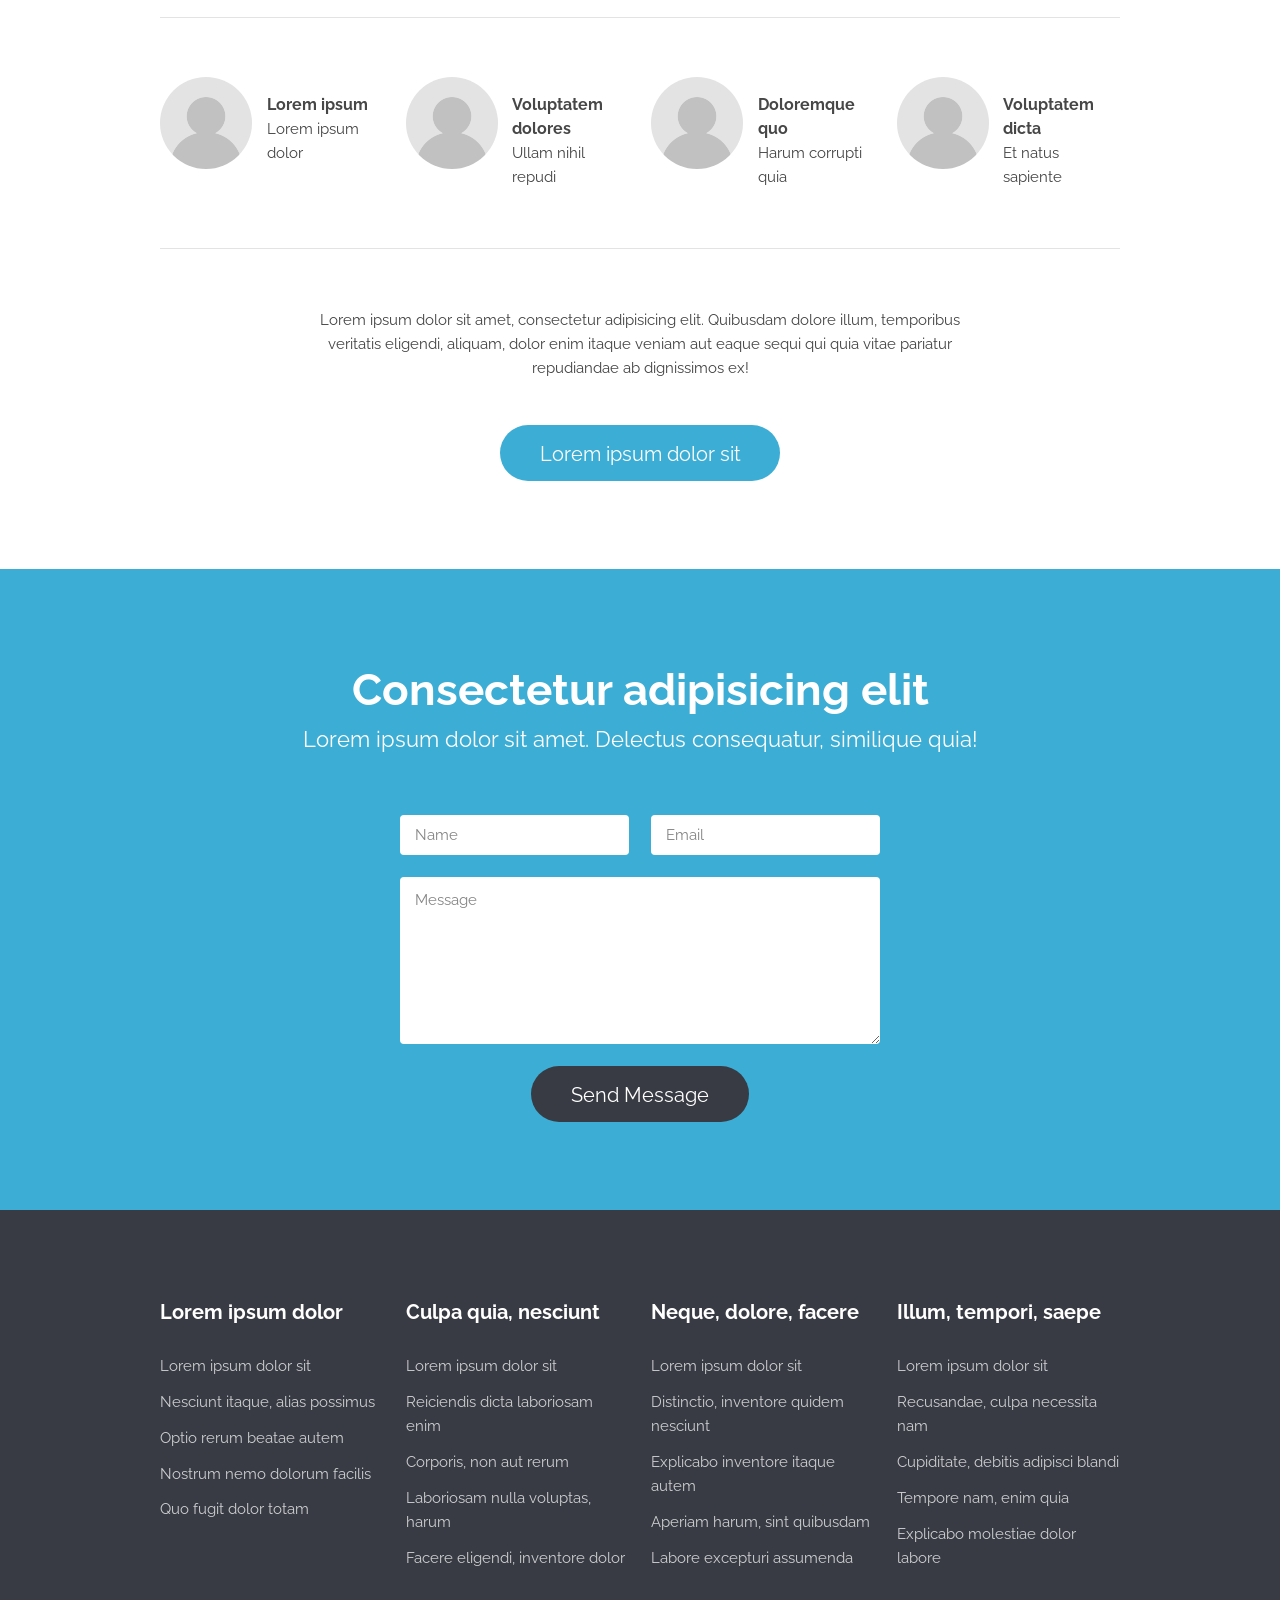
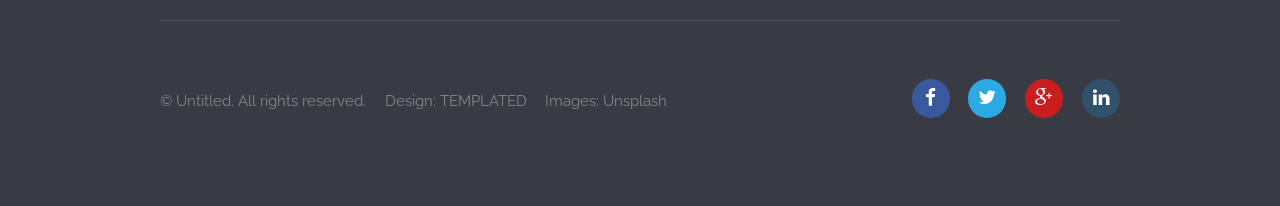
<file: static-website-templates/group-webpage/dorsa-ziaei.github.io/index.html>
<!DOCTYPE html>
<!--
	Transit by TEMPLATED
	templated.co @templatedco
	Released for free under the Creative Commons Attribution 3.0 license (templated.co/license)
-->
<html lang="en">
	<head>
		<meta charset="UTF-8">
		<title>Transit by TEMPLATED</title>
		<meta http-equiv="content-type" content="text/html; charset=utf-8" />
		<meta name="description" content="" />
		<meta name="keywords" content="" />
		<!--[if lte IE 8]><script src="js/html5shiv.js"></script><![endif]-->
		<script src="js/jquery.min.js"></script>
		<script src="js/skel.min.js"></script>
		<script src="js/skel-layers.min.js"></script>
		<script src="js/init.js"></script>
		<noscript>
			<link rel="stylesheet" href="css/skel.css" />
			<link rel="stylesheet" href="css/style.css" />
			<link rel="stylesheet" href="css/style-xlarge.css" />
		</noscript>
	</head>
	<body class="landing">

		<!-- Header -->
			<header id="header">
				<h1><a href="index.html">Transit</a></h1>
				<nav id="nav">
					<ul>
						<li><a href="index.html">Home</a></li>
						<li><a href="generic.html">Generic</a></li>
						<li><a href="elements.html">Elements</a></li>
						<li><a href="#" class="button special">Sign Up</a></li>
					</ul>
				</nav>
			</header>

		<!-- Banner -->
			<section id="banner">
				<h2>Hi. This is Transit.</h2>
				<p>Lorem ipsum dolor sit amet, consectetur adipisicing elit.</p>
				<ul class="actions">
					<li>
						<a href="#" class="button big">Lorem ipsum dolor</a>
					</li>
				</ul>
			</section>

		<!-- One -->
			<section id="one" class="wrapper style1 special">
				<div class="container">
					<header class="major">
						<h2>Consectetur adipisicing elit</h2>
						<p>Lorem ipsum dolor sit amet, delectus consequatur, similique quia!</p>
					</header>
					<div class="row 150%">
						<div class="4u 12u$(medium)">
							<section class="box">
								<i class="icon big rounded color1 fa-cloud"></i>
								<h3>Lorem ipsum dolor</h3>
								<p>Lorem ipsum dolor sit amet, consectetur adipisicing elit. Enim quam consectetur quibusdam magni minus aut modi aliquid.</p>
							</section>
						</div>
						<div class="4u 12u$(medium)">
							<section class="box">
								<i class="icon big rounded color9 fa-desktop"></i>
								<h3>Consectetur adipisicing</h3>
								<p>Lorem ipsum dolor sit amet, consectetur adipisicing elit. Laudantium ullam consequatur repellat debitis maxime.</p>
							</section>
						</div>
						<div class="4u$ 12u$(medium)">
							<section class="box">
								<i class="icon big rounded color6 fa-rocket"></i>
								<h3>Adipisicing elit totam</h3>
								<p>Lorem ipsum dolor sit amet, consectetur adipisicing elit. Atque eaque eveniet, nesciunt molestias. Ipsam, voluptate vero.</p>
							</section>
						</div>
					</div>
				</div>
			</section>

		<!-- Two -->
			<section id="two" class="wrapper style2 special">
				<div class="container">
					<header class="major">
						<h2>Lorem ipsum dolor sit</h2>
						<p>Lorem ipsum dolor sit amet, consectetur adipisicing elit. Distinctio, autem.</p>
					</header>
					<section class="profiles">
						<div class="row">
							<section class="3u 6u(medium) 12u$(xsmall) profile">
								<img src="images/profile_placeholder.gif" alt="" />
								<h4>Lorem ipsum</h4>
								<p>Lorem ipsum dolor</p>
							</section>
							<section class="3u 6u$(medium) 12u$(xsmall) profile">
								<img src="images/profile_placeholder.gif" alt="" />
								<h4>Voluptatem dolores</h4>
								<p>Ullam nihil repudi</p>
							</section>
							<section class="3u 6u(medium) 12u$(xsmall) profile">
								<img src="images/profile_placeholder.gif" alt="" />
								<h4>Doloremque quo</h4>
								<p>Harum corrupti quia</p>
							</section>
							<section class="3u$ 6u$(medium) 12u$(xsmall) profile">
								<img src="images/profile_placeholder.gif" alt="" />
								<h4>Voluptatem dicta</h4>
								<p>Et natus sapiente</p>
							</section>
						</div>
					</section>
					<footer>
						<p>Lorem ipsum dolor sit amet, consectetur adipisicing elit. Quibusdam dolore illum, temporibus veritatis eligendi, aliquam, dolor enim itaque veniam aut eaque sequi qui quia vitae pariatur repudiandae ab dignissimos ex!</p>
						<ul class="actions">
							<li>
								<a href="#" class="button big">Lorem ipsum dolor sit</a>
							</li>
						</ul>
					</footer>
				</div>
			</section>

		<!-- Three -->
			<section id="three" class="wrapper style3 special">
				<div class="container">
					<header class="major">
						<h2>Consectetur adipisicing elit</h2>
						<p>Lorem ipsum dolor sit amet. Delectus consequatur, similique quia!</p>
					</header>
				</div>
				<div class="container 50%">
					<form action="#" method="post">
						<div class="row uniform">
							<div class="6u 12u$(small)">
								<input name="name" id="name" value="" placeholder="Name" type="text">
							</div>
							<div class="6u$ 12u$(small)">
								<input name="email" id="email" value="" placeholder="Email" type="email">
							</div>
							<div class="12u$">
								<textarea name="message" id="message" placeholder="Message" rows="6"></textarea>
							</div>
							<div class="12u$">
								<ul class="actions">
									<li><input value="Send Message" class="special big" type="submit"></li>
								</ul>
							</div>
						</div>
					</form>
				</div>
			</section>

		<!-- Footer -->
			<footer id="footer">
				<div class="container">
					<section class="links">
						<div class="row">
							<section class="3u 6u(medium) 12u$(small)">
								<h3>Lorem ipsum dolor</h3>
								<ul class="unstyled">
									<li><a href="#">Lorem ipsum dolor sit</a></li>
									<li><a href="#">Nesciunt itaque, alias possimus</a></li>
									<li><a href="#">Optio rerum beatae autem</a></li>
									<li><a href="#">Nostrum nemo dolorum facilis</a></li>
									<li><a href="#">Quo fugit dolor totam</a></li>
								</ul>
							</section>
							<section class="3u 6u$(medium) 12u$(small)">
								<h3>Culpa quia, nesciunt</h3>
								<ul class="unstyled">
									<li><a href="#">Lorem ipsum dolor sit</a></li>
									<li><a href="#">Reiciendis dicta laboriosam enim</a></li>
									<li><a href="#">Corporis, non aut rerum</a></li>
									<li><a href="#">Laboriosam nulla voluptas, harum</a></li>
									<li><a href="#">Facere eligendi, inventore dolor</a></li>
								</ul>
							</section>
							<section class="3u 6u(medium) 12u$(small)">
								<h3>Neque, dolore, facere</h3>
								<ul class="unstyled">
									<li><a href="#">Lorem ipsum dolor sit</a></li>
									<li><a href="#">Distinctio, inventore quidem nesciunt</a></li>
									<li><a href="#">Explicabo inventore itaque autem</a></li>
									<li><a href="#">Aperiam harum, sint quibusdam</a></li>
									<li><a href="#">Labore excepturi assumenda</a></li>
								</ul>
							</section>
							<section class="3u$ 6u$(medium) 12u$(small)">
								<h3>Illum, tempori, saepe</h3>
								<ul class="unstyled">
									<li><a href="#">Lorem ipsum dolor sit</a></li>
									<li><a href="#">Recusandae, culpa necessita nam</a></li>
									<li><a href="#">Cupiditate, debitis adipisci blandi</a></li>
									<li><a href="#">Tempore nam, enim quia</a></li>
									<li><a href="#">Explicabo molestiae dolor labore</a></li>
								</ul>
							</section>
						</div>
					</section>
					<div class="row">
						<div class="8u 12u$(medium)">
							<ul class="copyright">
								<li>&copy; Untitled. All rights reserved.</li>
								<li>Design: <a href="http://templated.co">TEMPLATED</a></li>
								<li>Images: <a href="http://unsplash.com">Unsplash</a></li>
							</ul>
						</div>
						<div class="4u$ 12u$(medium)">
							<ul class="icons">
								<li>
									<a class="icon rounded fa-facebook"><span class="label">Facebook</span></a>
								</li>
								<li>
									<a class="icon rounded fa-twitter"><span class="label">Twitter</span></a>
								</li>
								<li>
									<a class="icon rounded fa-google-plus"><span class="label">Google+</span></a>
								</li>
								<li>
									<a class="icon rounded fa-linkedin"><span class="label">LinkedIn</span></a>
								</li>
							</ul>
						</div>
					</div>
				</div>
			</footer>

	</body>
</html>
</file>
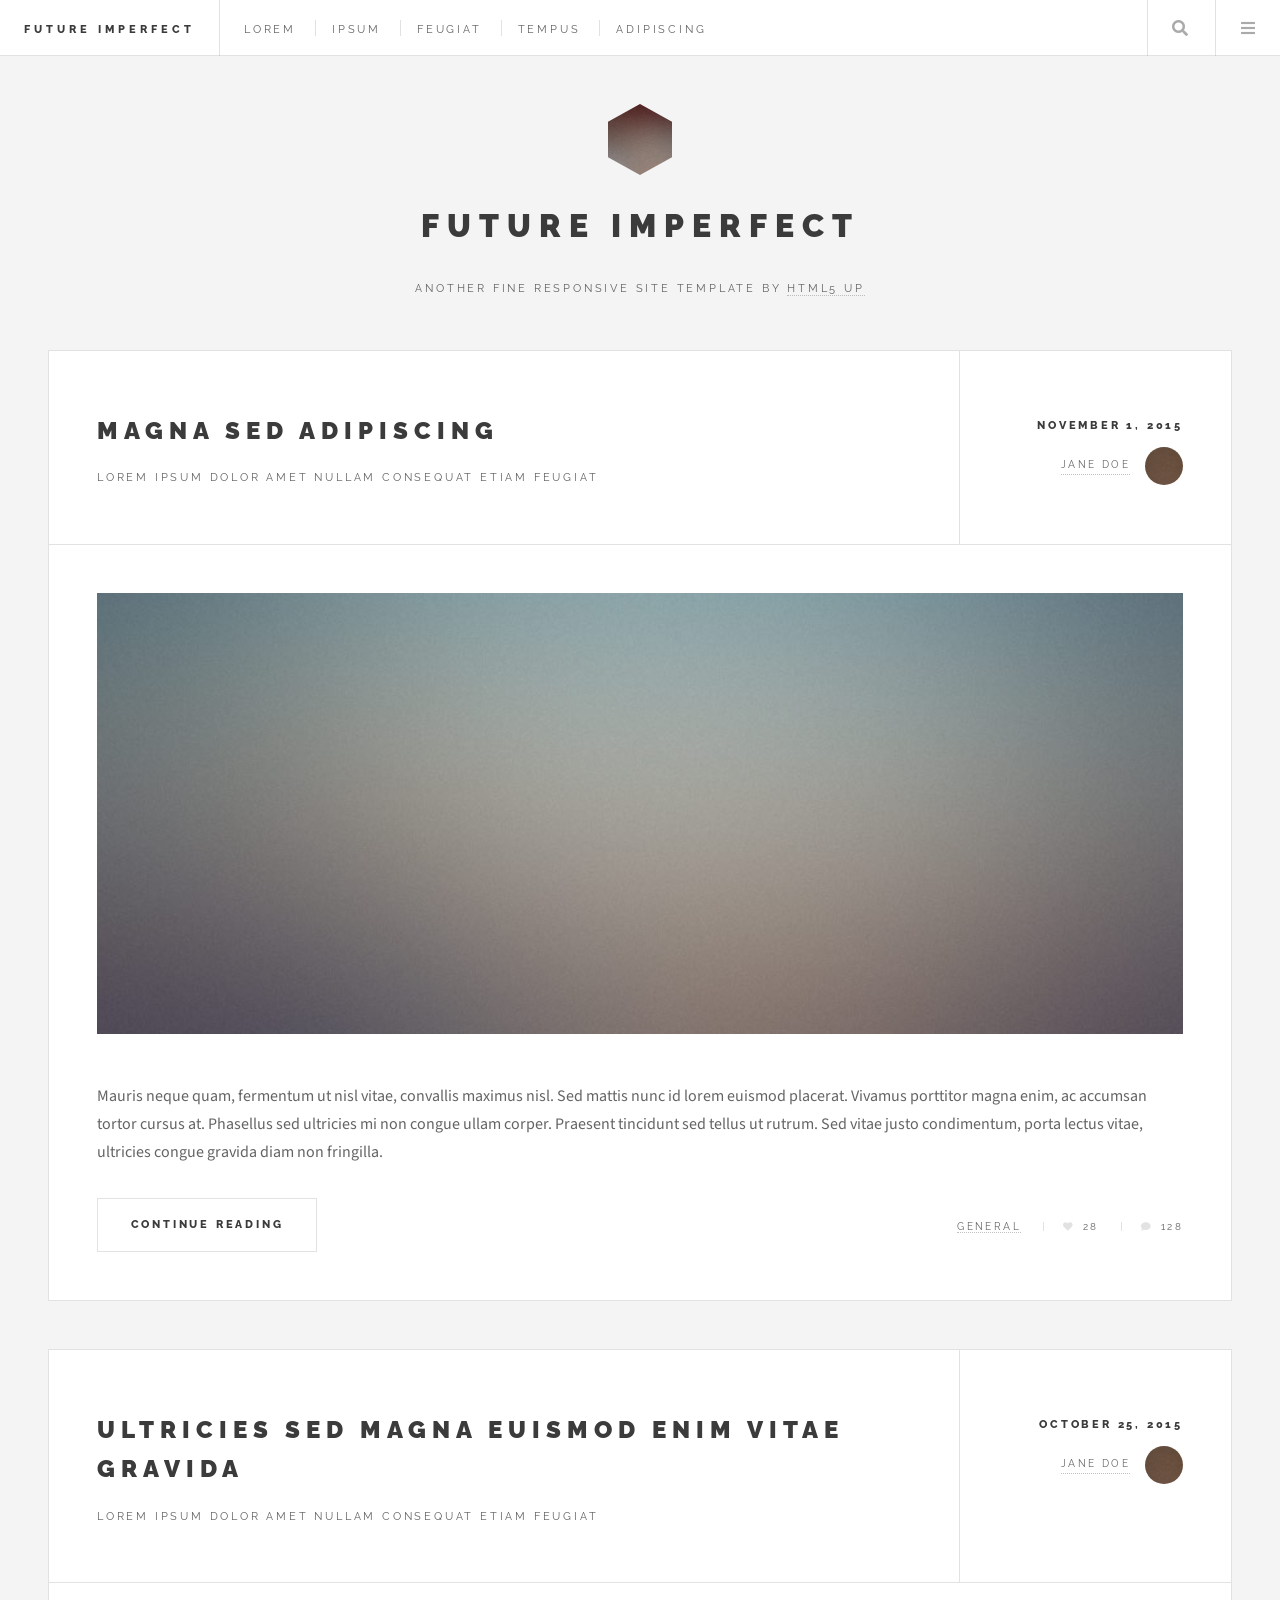
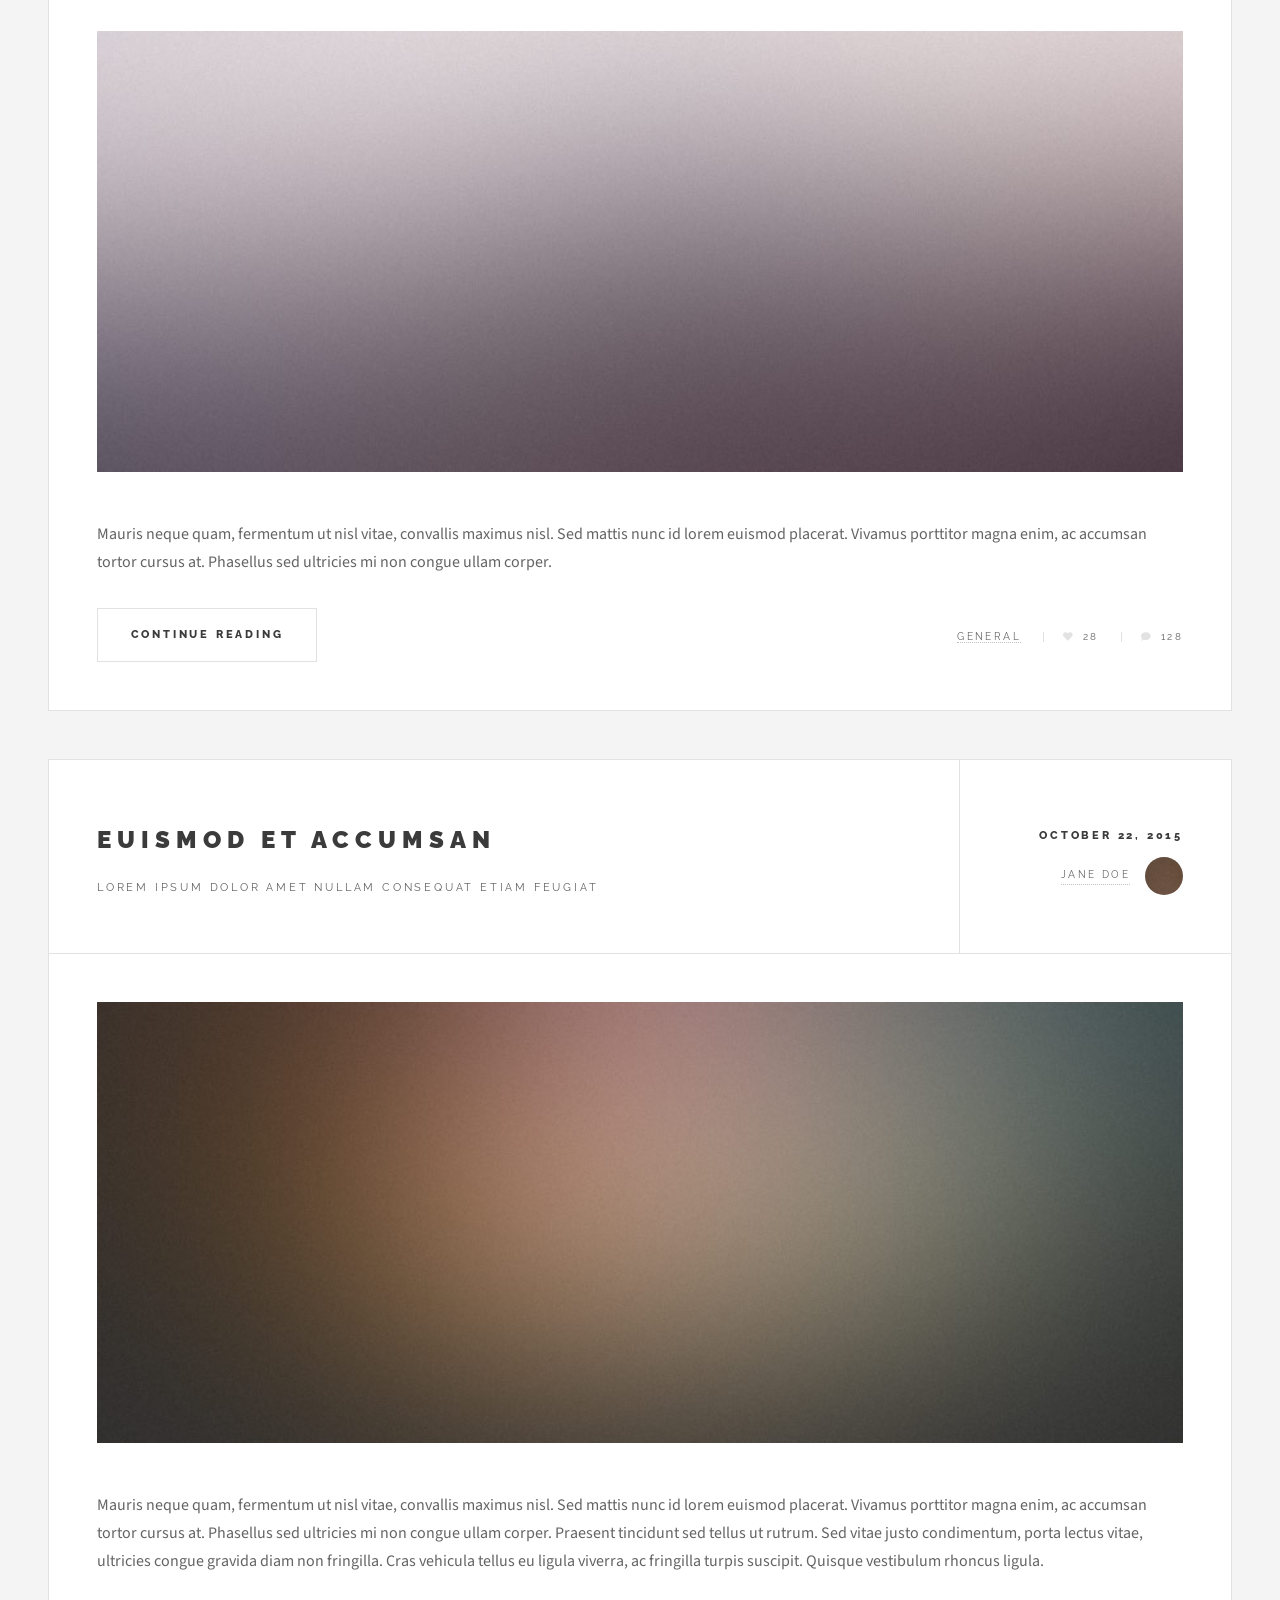
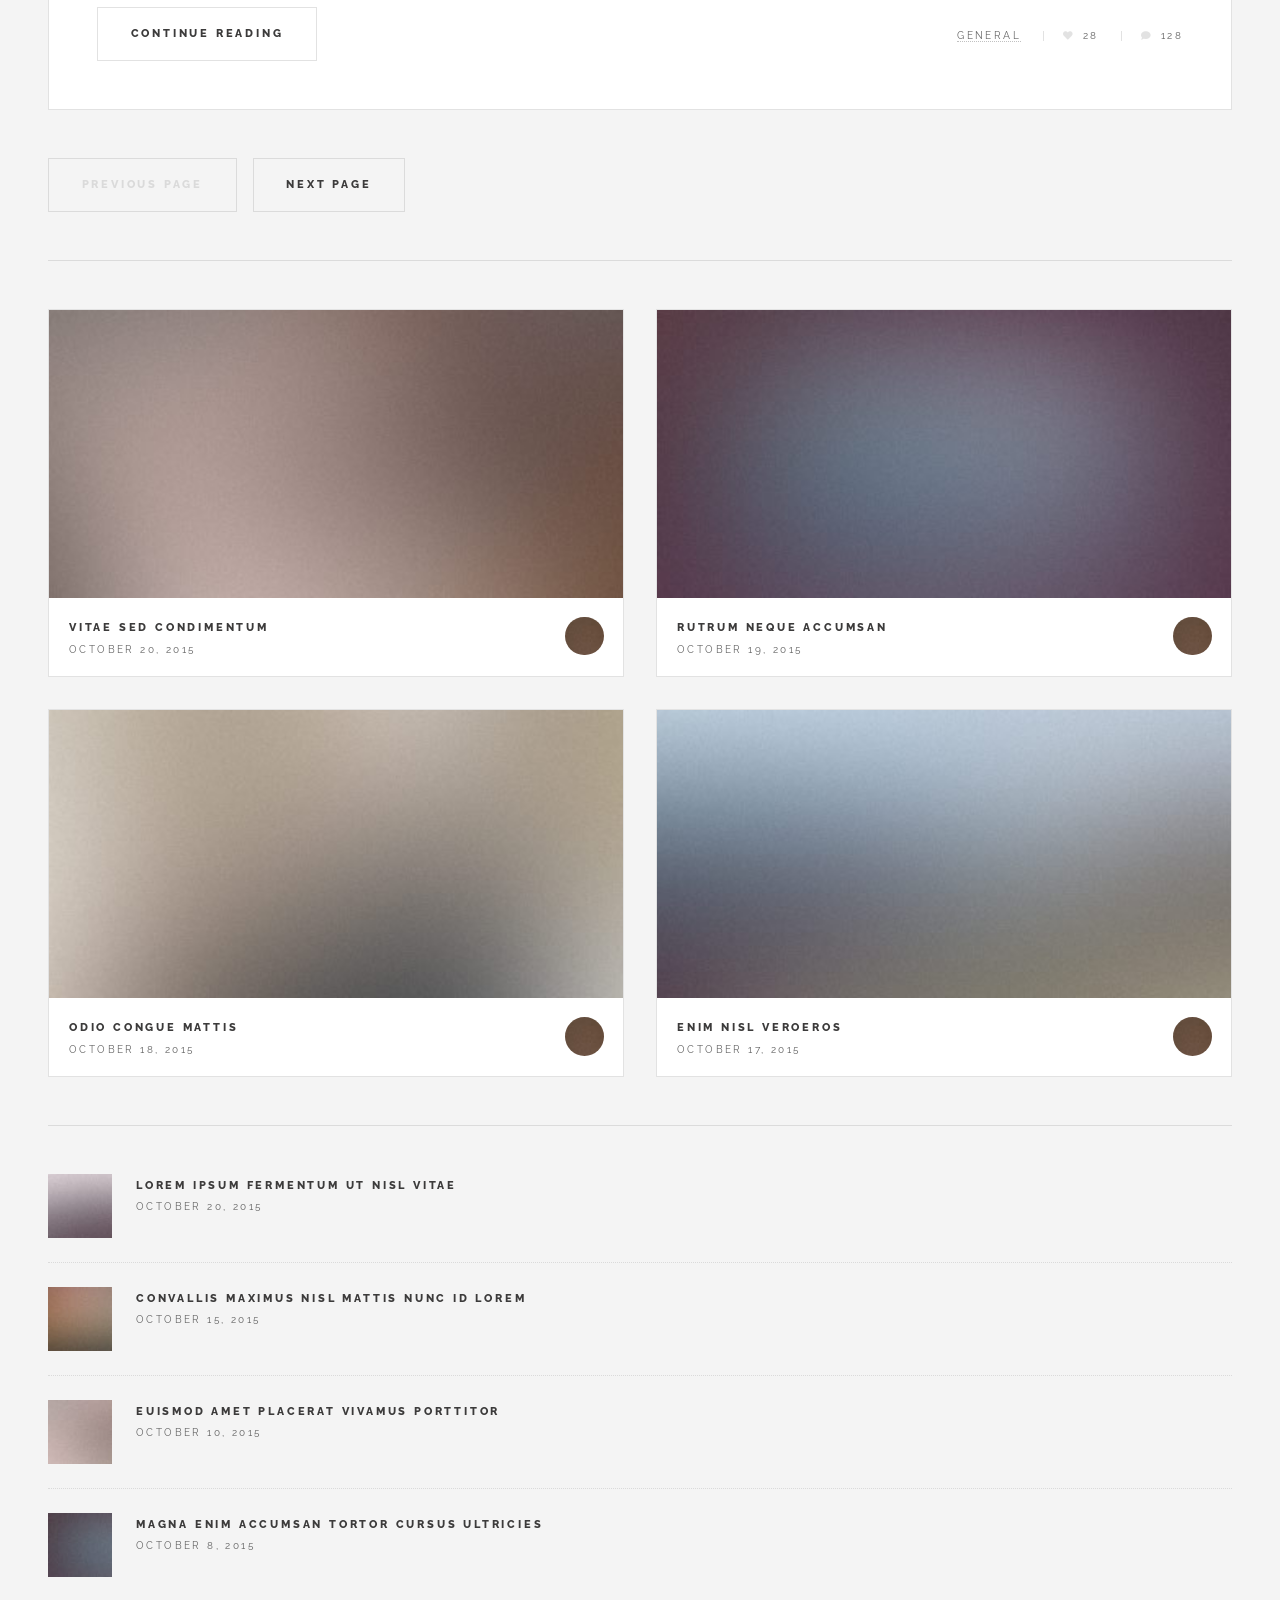
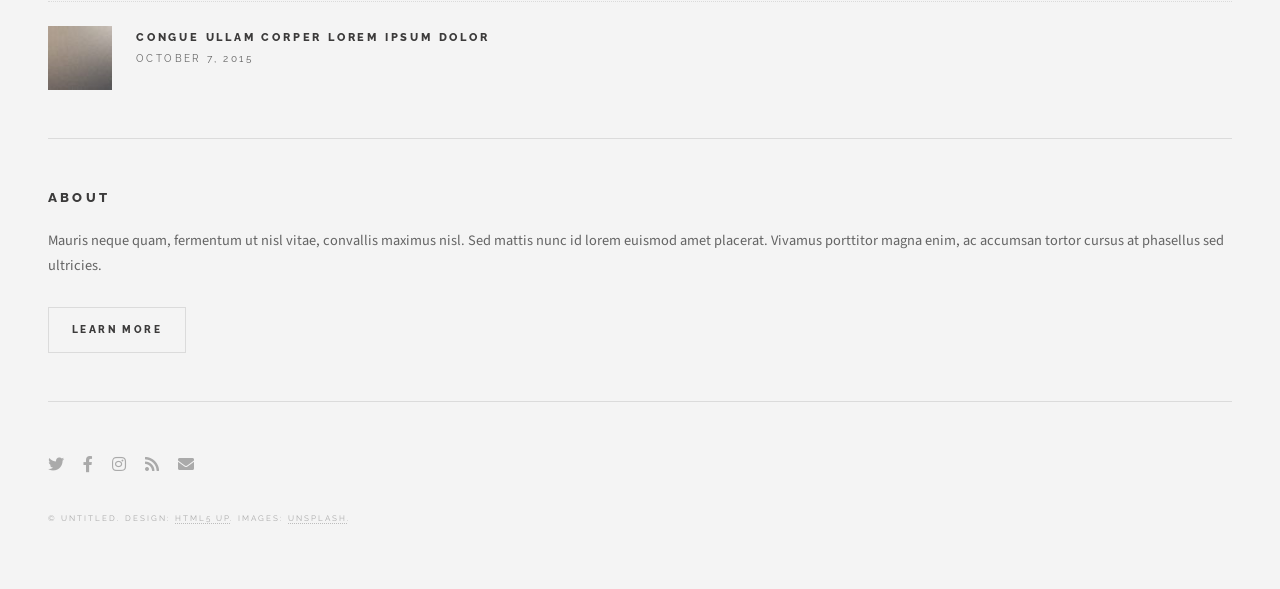
<file: static-website-templates/group-webpage/future/index.html>
<!DOCTYPE HTML>
<!--
	Future Imperfect by HTML5 UP
	html5up.net | @ajlkn
	Free for personal and commercial use under the CCA 3.0 license (html5up.net/license)
-->
<html>
	<head>
		<title>Future Imperfect by HTML5 UP</title>
		<meta charset="utf-8" />
		<meta name="viewport" content="width=device-width, initial-scale=1, user-scalable=no" />
		<link rel="stylesheet" href="assets/css/main.css" />
	</head>
	<body class="is-preload">

		<!-- Wrapper -->
			<div id="wrapper">

				<!-- Header -->
					<header id="header">
						<h1><a href="index.html">Future Imperfect</a></h1>
						<nav class="links">
							<ul>
								<li><a href="#">Lorem</a></li>
								<li><a href="#">Ipsum</a></li>
								<li><a href="#">Feugiat</a></li>
								<li><a href="#">Tempus</a></li>
								<li><a href="#">Adipiscing</a></li>
							</ul>
						</nav>
						<nav class="main">
							<ul>
								<li class="search">
									<a class="fa-search" href="#search">Search</a>
									<form id="search" method="get" action="#">
										<input type="text" name="query" placeholder="Search" />
									</form>
								</li>
								<li class="menu">
									<a class="fa-bars" href="#menu">Menu</a>
								</li>
							</ul>
						</nav>
					</header>

				<!-- Menu -->
					<section id="menu">

						<!-- Search -->
							<section>
								<form class="search" method="get" action="#">
									<input type="text" name="query" placeholder="Search" />
								</form>
							</section>

						<!-- Links -->
							<section>
								<ul class="links">
									<li>
										<a href="#">
											<h3>Lorem ipsum</h3>
											<p>Feugiat tempus veroeros dolor</p>
										</a>
									</li>
									<li>
										<a href="#">
											<h3>Dolor sit amet</h3>
											<p>Sed vitae justo condimentum</p>
										</a>
									</li>
									<li>
										<a href="#">
											<h3>Feugiat veroeros</h3>
											<p>Phasellus sed ultricies mi congue</p>
										</a>
									</li>
									<li>
										<a href="#">
											<h3>Etiam sed consequat</h3>
											<p>Porta lectus amet ultricies</p>
										</a>
									</li>
								</ul>
							</section>

						<!-- Actions -->
							<section>
								<ul class="actions stacked">
									<li><a href="#" class="button large fit">Log In</a></li>
								</ul>
							</section>

					</section>

				<!-- Main -->
					<div id="main">

						<!-- Post -->
							<article class="post">
								<header>
									<div class="title">
										<h2><a href="single.html">Magna sed adipiscing</a></h2>
										<p>Lorem ipsum dolor amet nullam consequat etiam feugiat</p>
									</div>
									<div class="meta">
										<time class="published" datetime="2015-11-01">November 1, 2015</time>
										<a href="#" class="author"><span class="name">Jane Doe</span><img src="images/avatar.jpg" alt="" /></a>
									</div>
								</header>
								<a href="single.html" class="image featured"><img src="images/pic01.jpg" alt="" /></a>
								<p>Mauris neque quam, fermentum ut nisl vitae, convallis maximus nisl. Sed mattis nunc id lorem euismod placerat. Vivamus porttitor magna enim, ac accumsan tortor cursus at. Phasellus sed ultricies mi non congue ullam corper. Praesent tincidunt sed tellus ut rutrum. Sed vitae justo condimentum, porta lectus vitae, ultricies congue gravida diam non fringilla.</p>
								<footer>
									<ul class="actions">
										<li><a href="single.html" class="button large">Continue Reading</a></li>
									</ul>
									<ul class="stats">
										<li><a href="#">General</a></li>
										<li><a href="#" class="icon solid fa-heart">28</a></li>
										<li><a href="#" class="icon solid fa-comment">128</a></li>
									</ul>
								</footer>
							</article>

						<!-- Post -->
							<article class="post">
								<header>
									<div class="title">
										<h2><a href="single.html">Ultricies sed magna euismod enim vitae gravida</a></h2>
										<p>Lorem ipsum dolor amet nullam consequat etiam feugiat</p>
									</div>
									<div class="meta">
										<time class="published" datetime="2015-10-25">October 25, 2015</time>
										<a href="#" class="author"><span class="name">Jane Doe</span><img src="images/avatar.jpg" alt="" /></a>
									</div>
								</header>
								<a href="single.html" class="image featured"><img src="images/pic02.jpg" alt="" /></a>
								<p>Mauris neque quam, fermentum ut nisl vitae, convallis maximus nisl. Sed mattis nunc id lorem euismod placerat. Vivamus porttitor magna enim, ac accumsan tortor cursus at. Phasellus sed ultricies mi non congue ullam corper.</p>
								<footer>
									<ul class="actions">
										<li><a href="single.html" class="button large">Continue Reading</a></li>
									</ul>
									<ul class="stats">
										<li><a href="#">General</a></li>
										<li><a href="#" class="icon solid fa-heart">28</a></li>
										<li><a href="#" class="icon solid fa-comment">128</a></li>
									</ul>
								</footer>
							</article>

						<!-- Post -->
							<article class="post">
								<header>
									<div class="title">
										<h2><a href="single.html">Euismod et accumsan</a></h2>
										<p>Lorem ipsum dolor amet nullam consequat etiam feugiat</p>
									</div>
									<div class="meta">
										<time class="published" datetime="2015-10-22">October 22, 2015</time>
										<a href="#" class="author"><span class="name">Jane Doe</span><img src="images/avatar.jpg" alt="" /></a>
									</div>
								</header>
								<a href="single.html" class="image featured"><img src="images/pic03.jpg" alt="" /></a>
								<p>Mauris neque quam, fermentum ut nisl vitae, convallis maximus nisl. Sed mattis nunc id lorem euismod placerat. Vivamus porttitor magna enim, ac accumsan tortor cursus at. Phasellus sed ultricies mi non congue ullam corper. Praesent tincidunt sed tellus ut rutrum. Sed vitae justo condimentum, porta lectus vitae, ultricies congue gravida diam non fringilla. Cras vehicula tellus eu ligula viverra, ac fringilla turpis suscipit. Quisque vestibulum rhoncus ligula.</p>
								<footer>
									<ul class="actions">
										<li><a href="single.html" class="button large">Continue Reading</a></li>
									</ul>
									<ul class="stats">
										<li><a href="#">General</a></li>
										<li><a href="#" class="icon solid fa-heart">28</a></li>
										<li><a href="#" class="icon solid fa-comment">128</a></li>
									</ul>
								</footer>
							</article>

						<!-- Post -->
						<!--
							<article class="post">
								<header>
									<div class="title">
										<h2><a href="#">Elements</a></h2>
										<p>Lorem ipsum dolor amet nullam consequat etiam feugiat</p>
									</div>
									<div class="meta">
										<time class="published" datetime="2015-10-18">October 18, 2015</time>
										<a href="#" class="author"><span class="name">Jane Doe</span><img src="images/avatar.jpg" alt="" /></a>
									</div>
								</header>

								<section>
									<h3>Text</h3>
									<p>This is <b>bold</b> and this is <strong>strong</strong>. This is <i>italic</i> and this is <em>emphasized</em>.
									This is <sup>superscript</sup> text and this is <sub>subscript</sub> text.
									This is <u>underlined</u> and this is code: <code>for (;;) { ... }</code>. Finally, <a href="#">this is a link</a>.</p>
									<hr />
									<p>Nunc lacinia ante nunc ac lobortis. Interdum adipiscing gravida odio porttitor sem non mi integer non faucibus ornare mi ut ante amet placerat aliquet. Volutpat eu sed ante lacinia sapien lorem accumsan varius montes viverra nibh in adipiscing blandit tempus accumsan.</p>
									<hr />
									<h2>Heading Level 2</h2>
									<h3>Heading Level 3</h3>
									<h4>Heading Level 4</h4>
									<hr />
									<h4>Blockquote</h4>
									<blockquote>Fringilla nisl. Donec accumsan interdum nisi, quis tincidunt felis sagittis eget tempus euismod. Vestibulum ante ipsum primis in faucibus vestibulum. Blandit adipiscing eu felis iaculis volutpat ac adipiscing accumsan faucibus. Vestibulum ante ipsum primis in faucibus lorem ipsum dolor sit amet nullam adipiscing eu felis.</blockquote>
									<h4>Preformatted</h4>
									<pre><code>i = 0;

while (!deck.isInOrder()) {
  print 'Iteration ' + i;
  deck.shuffle();
  i++;
}

print 'It took ' + i + ' iterations to sort the deck.';</code></pre>
								</section>

								<section>
									<h3>Lists</h3>
									<div class="row">
										<div class="col-6 col-12-medium">
											<h4>Unordered</h4>
											<ul>
												<li>Dolor pulvinar etiam.</li>
												<li>Sagittis adipiscing.</li>
												<li>Felis enim feugiat.</li>
											</ul>
											<h4>Alternate</h4>
											<ul class="alt">
												<li>Dolor pulvinar etiam.</li>
												<li>Sagittis adipiscing.</li>
												<li>Felis enim feugiat.</li>
											</ul>
										</div>
										<div class="col-6 col-12-medium">
											<h4>Ordered</h4>
											<ol>
												<li>Dolor pulvinar etiam.</li>
												<li>Etiam vel felis viverra.</li>
												<li>Felis enim feugiat.</li>
												<li>Dolor pulvinar etiam.</li>
												<li>Etiam vel felis lorem.</li>
												<li>Felis enim et feugiat.</li>
											</ol>
											<h4>Icons</h4>
											<ul class="icons">
												<li><a href="#" class="icon brands fa-twitter"><span class="label">Twitter</span></a></li>
												<li><a href="#" class="icon brands fa-facebook-f"><span class="label">Facebook</span></a></li>
												<li><a href="#" class="icon brands fa-instagram"><span class="label">Instagram</span></a></li>
												<li><a href="#" class="icon brands fa-github"><span class="label">Github</span></a></li>
											</ul>
										</div>
									</div>
									<h3>Actions</h3>
									<div class="row">
										<div class="col-6 col-12-medium">
											<ul class="actions">
												<li><a href="#" class="button">Default</a></li>
												<li><a href="#" class="button">Default</a></li>
												<li><a href="#" class="button">Default</a></li>
											</ul>
											<ul class="actions small">
												<li><a href="#" class="button small">Small</a></li>
												<li><a href="#" class="button small">Small</a></li>
												<li><a href="#" class="button small">Small</a></li>
											</ul>
											<ul class="actions stacked">
												<li><a href="#" class="button">Default</a></li>
												<li><a href="#" class="button">Default</a></li>
												<li><a href="#" class="button">Default</a></li>
											</ul>
											<ul class="actions stacked">
												<li><a href="#" class="button small">Small</a></li>
												<li><a href="#" class="button small">Small</a></li>
												<li><a href="#" class="button small">Small</a></li>
											</ul>
										</div>
										<div class="col-6 col-12-medium">
											<ul class="actions stacked">
												<li><a href="#" class="button fit">Default</a></li>
												<li><a href="#" class="button fit">Default</a></li>
											</ul>
											<ul class="actions stacked">
												<li><a href="#" class="button small fit">Small</a></li>
												<li><a href="#" class="button small fit">Small</a></li>
											</ul>
										</div>
									</div>
								</section>

								<section>
									<h3>Table</h3>
									<h4>Default</h4>
									<div class="table-wrapper">
										<table>
											<thead>
												<tr>
													<th>Name</th>
													<th>Description</th>
													<th>Price</th>
												</tr>
											</thead>
											<tbody>
												<tr>
													<td>Item One</td>
													<td>Ante turpis integer aliquet porttitor.</td>
													<td>29.99</td>
												</tr>
												<tr>
													<td>Item Two</td>
													<td>Vis ac commodo adipiscing arcu aliquet.</td>
													<td>19.99</td>
												</tr>
												<tr>
													<td>Item Three</td>
													<td> Morbi faucibus arcu accumsan lorem.</td>
													<td>29.99</td>
												</tr>
												<tr>
													<td>Item Four</td>
													<td>Vitae integer tempus condimentum.</td>
													<td>19.99</td>
												</tr>
												<tr>
													<td>Item Five</td>
													<td>Ante turpis integer aliquet porttitor.</td>
													<td>29.99</td>
												</tr>
											</tbody>
											<tfoot>
												<tr>
													<td colspan="2"></td>
													<td>100.00</td>
												</tr>
											</tfoot>
										</table>
									</div>

									<h4>Alternate</h4>
									<div class="table-wrapper">
										<table class="alt">
											<thead>
												<tr>
													<th>Name</th>
													<th>Description</th>
													<th>Price</th>
												</tr>
											</thead>
											<tbody>
												<tr>
													<td>Item One</td>
													<td>Ante turpis integer aliquet porttitor.</td>
													<td>29.99</td>
												</tr>
												<tr>
													<td>Item Two</td>
													<td>Vis ac commodo adipiscing arcu aliquet.</td>
													<td>19.99</td>
												</tr>
												<tr>
													<td>Item Three</td>
													<td> Morbi faucibus arcu accumsan lorem.</td>
													<td>29.99</td>
												</tr>
												<tr>
													<td>Item Four</td>
													<td>Vitae integer tempus condimentum.</td>
													<td>19.99</td>
												</tr>
												<tr>
													<td>Item Five</td>
													<td>Ante turpis integer aliquet porttitor.</td>
													<td>29.99</td>
												</tr>
											</tbody>
											<tfoot>
												<tr>
													<td colspan="2"></td>
													<td>100.00</td>
												</tr>
											</tfoot>
										</table>
									</div>
								</section>

								<section>
									<h3>Buttons</h3>
									<ul class="actions">
										<li><a href="#" class="button large">Large</a></li>
										<li><a href="#" class="button">Default</a></li>
										<li><a href="#" class="button small">Small</a></li>
									</ul>
									<ul class="actions fit">
										<li><a href="#" class="button fit">Fit</a></li>
										<li><a href="#" class="button fit">Fit</a></li>
										<li><a href="#" class="button fit">Fit</a></li>
									</ul>
									<ul class="actions fit small">
										<li><a href="#" class="button fit small">Fit + Small</a></li>
										<li><a href="#" class="button fit small">Fit + Small</a></li>
										<li><a href="#" class="button fit small">Fit + Small</a></li>
									</ul>
									<ul class="actions">
										<li><a href="#" class="button icon solid fa-download">Icon</a></li>
										<li><a href="#" class="button icon solid fa-upload">Icon</a></li>
										<li><a href="#" class="button icon solid fa-save">Icon</a></li>
									</ul>
									<ul class="actions">
										<li><span class="button disabled">Disabled</span></li>
										<li><span class="button disabled icon solid fa-download">Disabled</span></li>
									</ul>
								</section>

								<section>
									<h3>Form</h3>
									<form method="post" action="#">
										<div class="row gtr-uniform">
											<div class="col-6 col-12-xsmall">
												<input type="text" name="demo-name" id="demo-name" value="" placeholder="Name" />
											</div>
											<div class="col-6 col-12-xsmall">
												<input type="email" name="demo-email" id="demo-email" value="" placeholder="Email" />
											</div>
											<div class="col-12">
												<select name="demo-category" id="demo-category">
													<option value="">- Category -</option>
													<option value="1">Manufacturing</option>
													<option value="1">Shipping</option>
													<option value="1">Administration</option>
													<option value="1">Human Resources</option>
												</select>
											</div>
											<div class="col-4 col-12-small">
												<input type="radio" id="demo-priority-low" name="demo-priority" checked>
												<label for="demo-priority-low">Low</label>
											</div>
											<div class="col-4 col-12-small">
												<input type="radio" id="demo-priority-normal" name="demo-priority">
												<label for="demo-priority-normal">Normal</label>
											</div>
											<div class="col-4 col-12-small">
												<input type="radio" id="demo-priority-high" name="demo-priority">
												<label for="demo-priority-high">High</label>
											</div>
											<div class="col-6 col-12-small">
												<input type="checkbox" id="demo-copy" name="demo-copy">
												<label for="demo-copy">Email me a copy</label>
											</div>
											<div class="col-6 col-12-small">
												<input type="checkbox" id="demo-human" name="demo-human" checked>
												<label for="demo-human">Not a robot</label>
											</div>
											<div class="col-12">
												<textarea name="demo-message" id="demo-message" placeholder="Enter your message" rows="6"></textarea>
											</div>
											<div class="col-12">
												<ul class="actions">
													<li><input type="submit" value="Send Message" /></li>
													<li><input type="reset" value="Reset" /></li>
												</ul>
											</div>
										</div>
									</form>
								</section>

								<section>
									<h3>Image</h3>
									<h4>Fit</h4>
									<div class="box alt">
										<div class="row gtr-uniform">
											<div class="col-12"><span class="image fit"><img src="images/pic02.jpg" alt="" /></span></div>
											<div class="col-4"><span class="image fit"><img src="images/pic04.jpg" alt="" /></span></div>
											<div class="col-4"><span class="image fit"><img src="images/pic05.jpg" alt="" /></span></div>
											<div class="col-4"><span class="image fit"><img src="images/pic06.jpg" alt="" /></span></div>
											<div class="col-4"><span class="image fit"><img src="images/pic06.jpg" alt="" /></span></div>
											<div class="col-4"><span class="image fit"><img src="images/pic04.jpg" alt="" /></span></div>
											<div class="col-4"><span class="image fit"><img src="images/pic05.jpg" alt="" /></span></div>
											<div class="col-4"><span class="image fit"><img src="images/pic05.jpg" alt="" /></span></div>
											<div class="col-4"><span class="image fit"><img src="images/pic06.jpg" alt="" /></span></div>
											<div class="col-4"><span class="image fit"><img src="images/pic04.jpg" alt="" /></span></div>
										</div>
									</div>
									<h4>Left &amp; Right</h4>
									<p><span class="image left"><img src="images/pic07.jpg" alt="" /></span>Fringilla nisl. Donec accumsan interdum nisi, quis tincidunt felis sagittis eget. tempus euismod. Vestibulum ante ipsum primis in faucibus vestibulum. Blandit adipiscing eu felis iaculis volutpat ac adipiscing accumsan eu faucibus. Integer ac pellentesque praesent tincidunt felis sagittis eget. tempus euismod. Vestibulum ante ipsum primis in faucibus vestibulum. Blandit adipiscing eu felis iaculis volutpat ac adipiscing accumsan eu faucibus. Integer ac pellentesque praesent. Donec accumsan interdum nisi, quis tincidunt felis sagittis eget. tempus euismod. Vestibulum ante ipsum primis in faucibus vestibulum. Blandit adipiscing eu felis iaculis volutpat ac adipiscing accumsan eu faucibus. Integer ac pellentesque praesent tincidunt felis sagittis eget. tempus euismod. Vestibulum ante ipsum primis in faucibus vestibulum. Blandit adipiscing eu felis iaculis volutpat ac adipiscing accumsan eu faucibus. Integer ac pellentesque praesent. Blandit adipiscing eu felis iaculis volutpat ac adipiscing accumsan eu faucibus. Integer ac pellentesque praesent tincidunt felis sagittis eget. tempus euismod. Vestibulum ante ipsum primis in faucibus vestibulum. Blandit adipiscing eu felis iaculis volutpat ac adipiscing accumsan eu faucibus. Integer ac pellentesque praesent.</p>
									<p><span class="image right"><img src="images/pic04.jpg" alt="" /></span>Fringilla nisl. Donec accumsan interdum nisi, quis tincidunt felis sagittis eget. tempus euismod. Vestibulum ante ipsum primis in faucibus vestibulum. Blandit adipiscing eu felis iaculis volutpat ac adipiscing accumsan eu faucibus. Integer ac pellentesque praesent tincidunt felis sagittis eget. tempus euismod. Vestibulum ante ipsum primis in faucibus vestibulum. Blandit adipiscing eu felis iaculis volutpat ac adipiscing accumsan eu faucibus. Integer ac pellentesque praesent. Donec accumsan interdum nisi, quis tincidunt felis sagittis eget. tempus euismod. Vestibulum ante ipsum primis in faucibus vestibulum. Blandit adipiscing eu felis iaculis volutpat ac adipiscing accumsan eu faucibus. Integer ac pellentesque praesent tincidunt felis sagittis eget. tempus euismod. Vestibulum ante ipsum primis in faucibus vestibulum. Blandit adipiscing eu felis iaculis volutpat ac adipiscing accumsan eu faucibus. Integer ac pellentesque praesent. Blandit adipiscing eu felis iaculis volutpat ac adipiscing accumsan eu faucibus. Integer ac pellentesque praesent tincidunt felis sagittis eget. tempus euismod. Vestibulum ante ipsum primis in faucibus vestibulum. Blandit adipiscing eu felis iaculis volutpat ac adipiscing accumsan eu faucibus. Integer ac pellentesque praesent.</p>
								</section>

							</article>
						-->

						<!-- Pagination -->
							<ul class="actions pagination">
								<li><a href="" class="disabled button large previous">Previous Page</a></li>
								<li><a href="#" class="button large next">Next Page</a></li>
							</ul>

					</div>

				<!-- Sidebar -->
					<section id="sidebar">

						<!-- Intro -->
							<section id="intro">
								<a href="#" class="logo"><img src="images/logo.jpg" alt="" /></a>
								<header>
									<h2>Future Imperfect</h2>
									<p>Another fine responsive site template by <a href="http://html5up.net">HTML5 UP</a></p>
								</header>
							</section>

						<!-- Mini Posts -->
							<section>
								<div class="mini-posts">

									<!-- Mini Post -->
										<article class="mini-post">
											<header>
												<h3><a href="single.html">Vitae sed condimentum</a></h3>
												<time class="published" datetime="2015-10-20">October 20, 2015</time>
												<a href="#" class="author"><img src="images/avatar.jpg" alt="" /></a>
											</header>
											<a href="single.html" class="image"><img src="images/pic04.jpg" alt="" /></a>
										</article>

									<!-- Mini Post -->
										<article class="mini-post">
											<header>
												<h3><a href="single.html">Rutrum neque accumsan</a></h3>
												<time class="published" datetime="2015-10-19">October 19, 2015</time>
												<a href="#" class="author"><img src="images/avatar.jpg" alt="" /></a>
											</header>
											<a href="single.html" class="image"><img src="images/pic05.jpg" alt="" /></a>
										</article>

									<!-- Mini Post -->
										<article class="mini-post">
											<header>
												<h3><a href="single.html">Odio congue mattis</a></h3>
												<time class="published" datetime="2015-10-18">October 18, 2015</time>
												<a href="#" class="author"><img src="images/avatar.jpg" alt="" /></a>
											</header>
											<a href="single.html" class="image"><img src="images/pic06.jpg" alt="" /></a>
										</article>

									<!-- Mini Post -->
										<article class="mini-post">
											<header>
												<h3><a href="single.html">Enim nisl veroeros</a></h3>
												<time class="published" datetime="2015-10-17">October 17, 2015</time>
												<a href="#" class="author"><img src="images/avatar.jpg" alt="" /></a>
											</header>
											<a href="single.html" class="image"><img src="images/pic07.jpg" alt="" /></a>
										</article>

								</div>
							</section>

						<!-- Posts List -->
							<section>
								<ul class="posts">
									<li>
										<article>
											<header>
												<h3><a href="single.html">Lorem ipsum fermentum ut nisl vitae</a></h3>
												<time class="published" datetime="2015-10-20">October 20, 2015</time>
											</header>
											<a href="single.html" class="image"><img src="images/pic08.jpg" alt="" /></a>
										</article>
									</li>
									<li>
										<article>
											<header>
												<h3><a href="single.html">Convallis maximus nisl mattis nunc id lorem</a></h3>
												<time class="published" datetime="2015-10-15">October 15, 2015</time>
											</header>
											<a href="single.html" class="image"><img src="images/pic09.jpg" alt="" /></a>
										</article>
									</li>
									<li>
										<article>
											<header>
												<h3><a href="single.html">Euismod amet placerat vivamus porttitor</a></h3>
												<time class="published" datetime="2015-10-10">October 10, 2015</time>
											</header>
											<a href="single.html" class="image"><img src="images/pic10.jpg" alt="" /></a>
										</article>
									</li>
									<li>
										<article>
											<header>
												<h3><a href="single.html">Magna enim accumsan tortor cursus ultricies</a></h3>
												<time class="published" datetime="2015-10-08">October 8, 2015</time>
											</header>
											<a href="single.html" class="image"><img src="images/pic11.jpg" alt="" /></a>
										</article>
									</li>
									<li>
										<article>
											<header>
												<h3><a href="single.html">Congue ullam corper lorem ipsum dolor</a></h3>
												<time class="published" datetime="2015-10-06">October 7, 2015</time>
											</header>
											<a href="single.html" class="image"><img src="images/pic12.jpg" alt="" /></a>
										</article>
									</li>
								</ul>
							</section>

						<!-- About -->
							<section class="blurb">
								<h2>About</h2>
								<p>Mauris neque quam, fermentum ut nisl vitae, convallis maximus nisl. Sed mattis nunc id lorem euismod amet placerat. Vivamus porttitor magna enim, ac accumsan tortor cursus at phasellus sed ultricies.</p>
								<ul class="actions">
									<li><a href="#" class="button">Learn More</a></li>
								</ul>
							</section>

						<!-- Footer -->
							<section id="footer">
								<ul class="icons">
									<li><a href="#" class="icon brands fa-twitter"><span class="label">Twitter</span></a></li>
									<li><a href="#" class="icon brands fa-facebook-f"><span class="label">Facebook</span></a></li>
									<li><a href="#" class="icon brands fa-instagram"><span class="label">Instagram</span></a></li>
									<li><a href="#" class="icon solid fa-rss"><span class="label">RSS</span></a></li>
									<li><a href="#" class="icon solid fa-envelope"><span class="label">Email</span></a></li>
								</ul>
								<p class="copyright">&copy; Untitled. Design: <a href="http://html5up.net">HTML5 UP</a>. Images: <a href="http://unsplash.com">Unsplash</a>.</p>
							</section>

					</section>

			</div>

		<!-- Scripts -->
			<script src="assets/js/jquery.min.js"></script>
			<script src="assets/js/browser.min.js"></script>
			<script src="assets/js/breakpoints.min.js"></script>
			<script src="assets/js/util.js"></script>
			<script src="assets/js/main.js"></script>

	</body>
</html>
</file>
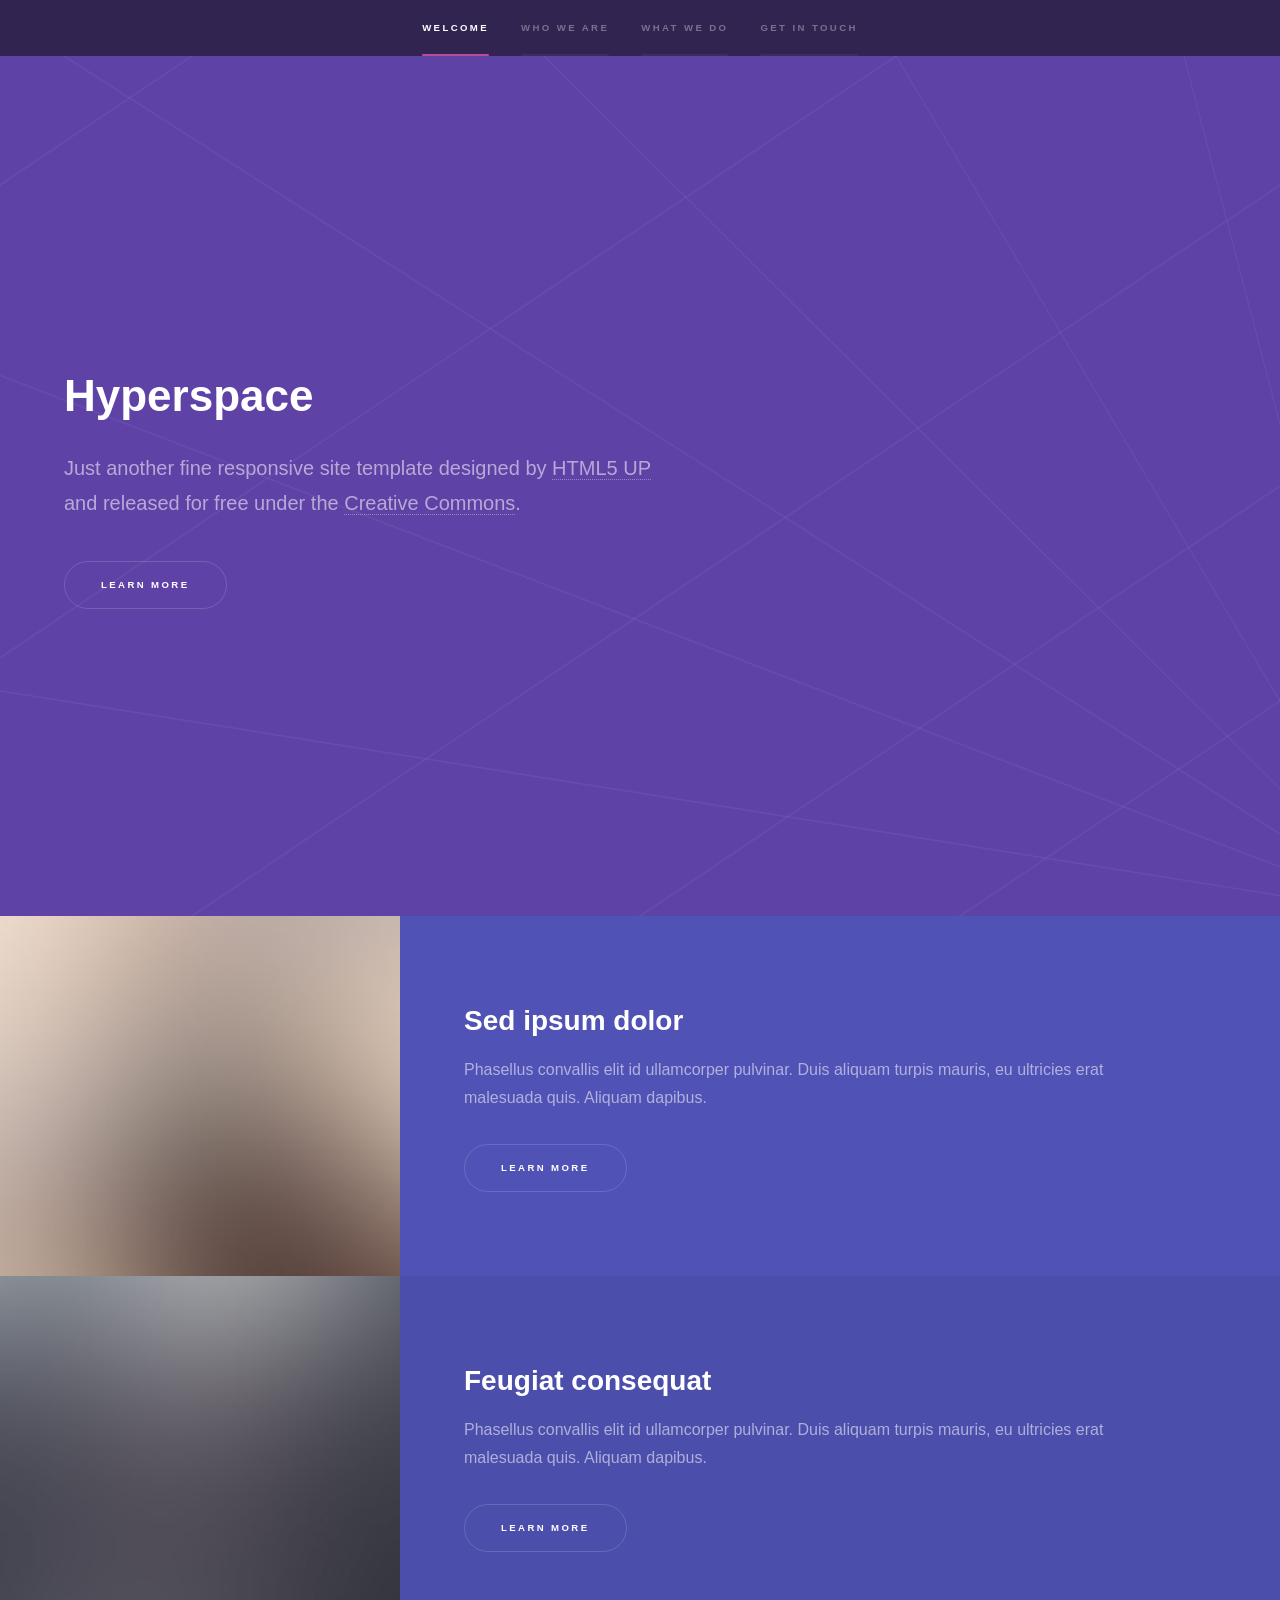
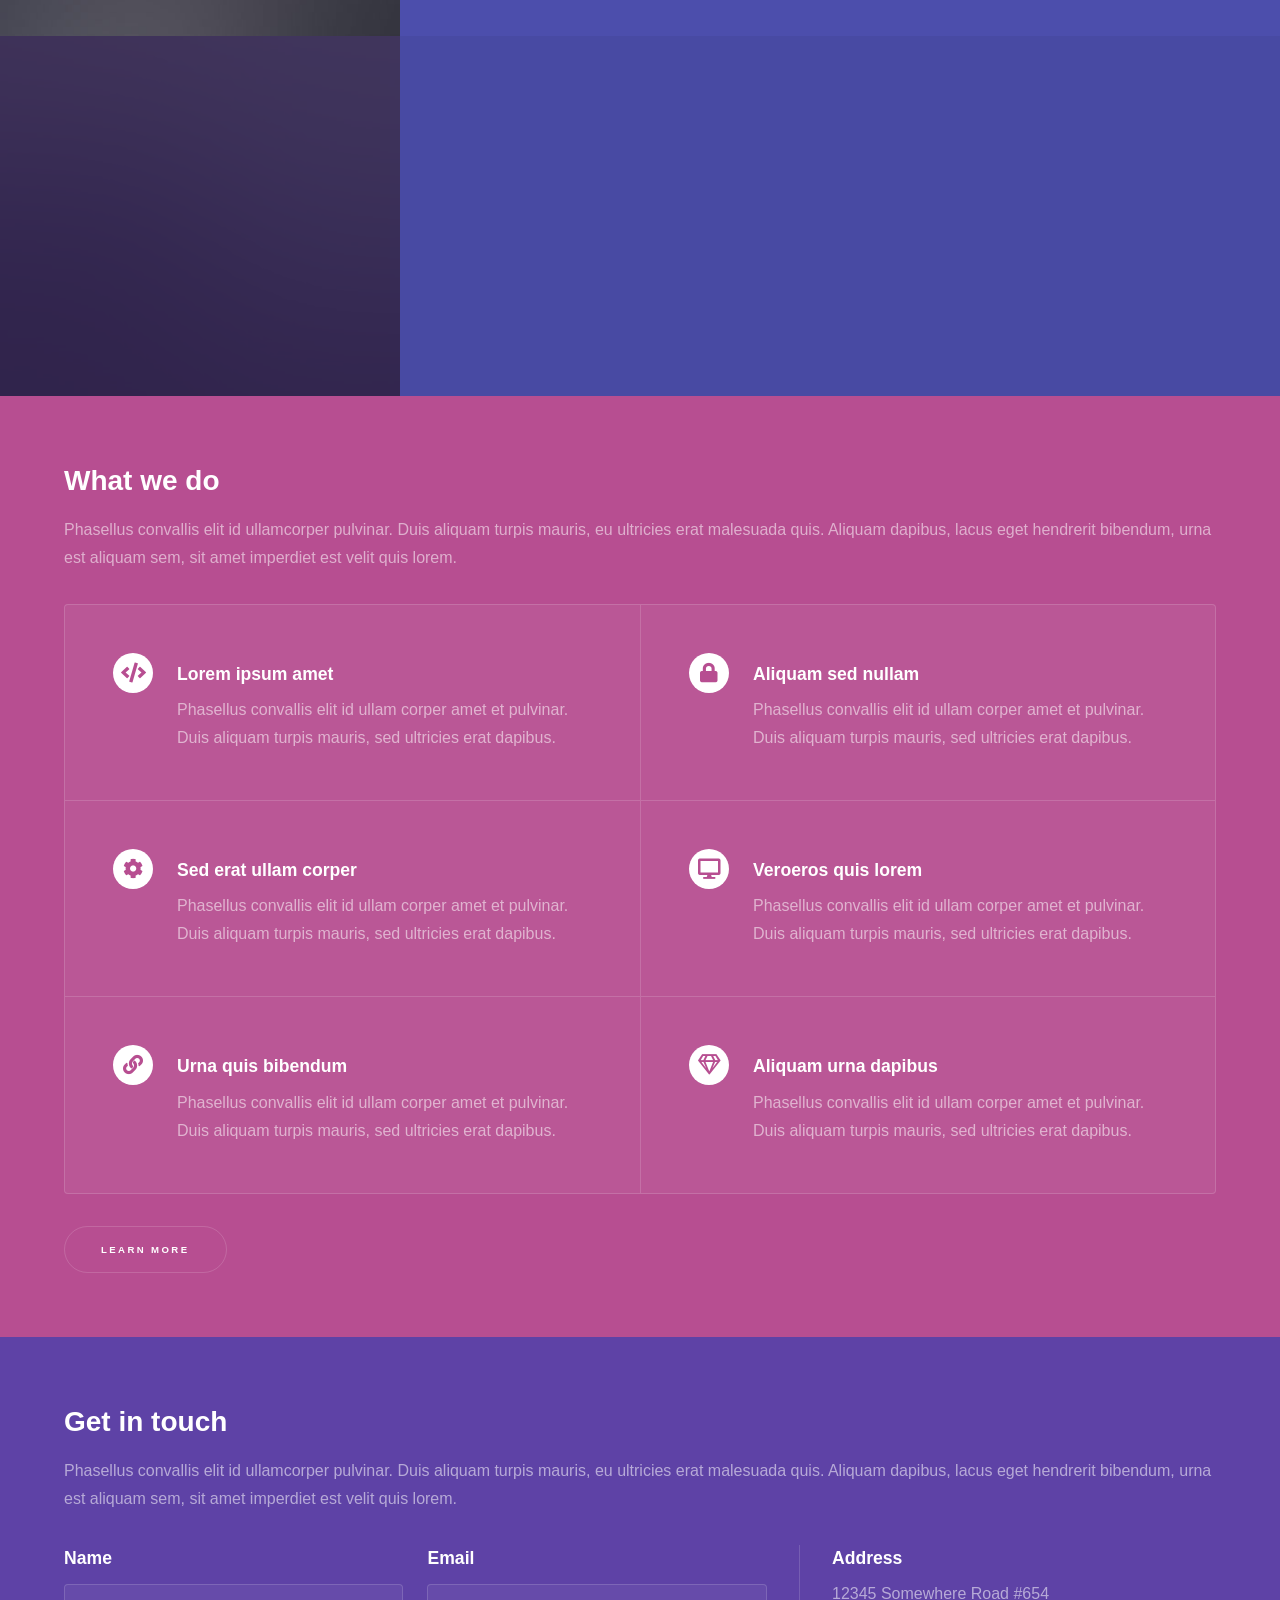
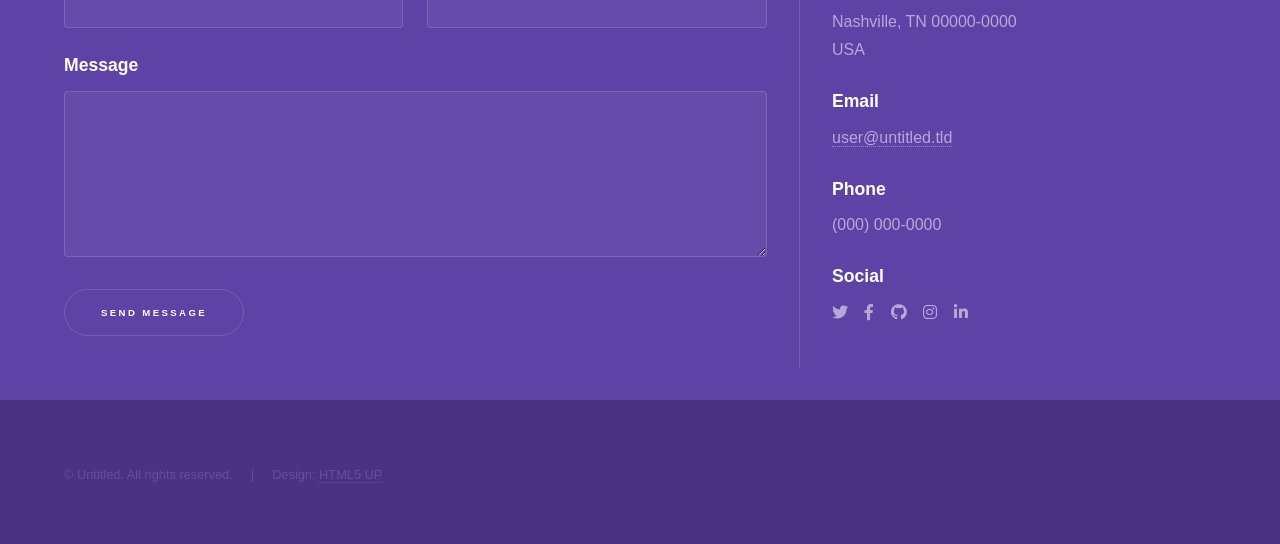
<file: static-website-templates/group-webpage/hyper/index.html>
<!DOCTYPE HTML>
<!--
	Hyperspace by HTML5 UP
	html5up.net | @ajlkn
	Free for personal and commercial use under the CCA 3.0 license (html5up.net/license)
-->
<html>
	<head>
		<title>Hyperspace by HTML5 UP</title>
		<meta charset="utf-8" />
		<meta name="viewport" content="width=device-width, initial-scale=1, user-scalable=no" />
		<link rel="stylesheet" href="assets/css/main.css" />
		<noscript><link rel="stylesheet" href="assets/css/noscript.css" /></noscript>
	</head>
	<body class="is-preload">

		<!-- Sidebar -->
			<section id="sidebar">
				<div class="inner">
					<nav>
						<ul>
							<li><a href="#intro">Welcome</a></li>
							<li><a href="#one">Who we are</a></li>
							<li><a href="#two">What we do</a></li>
							<li><a href="#three">Get in touch</a></li>
						</ul>
					</nav>
				</div>
			</section>

		<!-- Wrapper -->
			<div id="wrapper">

				<!-- Intro -->
					<section id="intro" class="wrapper style1 fullscreen fade-up">
						<div class="inner">
							<h1>Hyperspace</h1>
							<p>Just another fine responsive site template designed by <a href="http://html5up.net">HTML5 UP</a><br />
							and released for free under the <a href="http://html5up.net/license">Creative Commons</a>.</p>
							<ul class="actions">
								<li><a href="#one" class="button scrolly">Learn more</a></li>
							</ul>
						</div>
					</section>

				<!-- One -->
					<section id="one" class="wrapper style2 spotlights">
						<section>
							<a href="#" class="image"><img src="images/pic01.jpg" alt="" data-position="center center" /></a>
							<div class="content">
								<div class="inner">
									<h2>Sed ipsum dolor</h2>
									<p>Phasellus convallis elit id ullamcorper pulvinar. Duis aliquam turpis mauris, eu ultricies erat malesuada quis. Aliquam dapibus.</p>
									<ul class="actions">
										<li><a href="generic.html" class="button">Learn more</a></li>
									</ul>
								</div>
							</div>
						</section>
						<section>
							<a href="#" class="image"><img src="images/pic02.jpg" alt="" data-position="top center" /></a>
							<div class="content">
								<div class="inner">
									<h2>Feugiat consequat</h2>
									<p>Phasellus convallis elit id ullamcorper pulvinar. Duis aliquam turpis mauris, eu ultricies erat malesuada quis. Aliquam dapibus.</p>
									<ul class="actions">
										<li><a href="generic.html" class="button">Learn more</a></li>
									</ul>
								</div>
							</div>
						</section>
						<section>
							<a href="#" class="image"><img src="images/pic03.jpg" alt="" data-position="25% 25%" /></a>
							<div class="content">
								<div class="inner">
									<h2>Ultricies aliquam</h2>
									<p>Phasellus convallis elit id ullamcorper pulvinar. Duis aliquam turpis mauris, eu ultricies erat malesuada quis. Aliquam dapibus.</p>
									<ul class="actions">
										<li><a href="generic.html" class="button">Learn more</a></li>
									</ul>
								</div>
							</div>
						</section>
					</section>

				<!-- Two -->
					<section id="two" class="wrapper style3 fade-up">
						<div class="inner">
							<h2>What we do</h2>
							<p>Phasellus convallis elit id ullamcorper pulvinar. Duis aliquam turpis mauris, eu ultricies erat malesuada quis. Aliquam dapibus, lacus eget hendrerit bibendum, urna est aliquam sem, sit amet imperdiet est velit quis lorem.</p>
							<div class="features">
								<section>
									<span class="icon solid major fa-code"></span>
									<h3>Lorem ipsum amet</h3>
									<p>Phasellus convallis elit id ullam corper amet et pulvinar. Duis aliquam turpis mauris, sed ultricies erat dapibus.</p>
								</section>
								<section>
									<span class="icon solid major fa-lock"></span>
									<h3>Aliquam sed nullam</h3>
									<p>Phasellus convallis elit id ullam corper amet et pulvinar. Duis aliquam turpis mauris, sed ultricies erat dapibus.</p>
								</section>
								<section>
									<span class="icon solid major fa-cog"></span>
									<h3>Sed erat ullam corper</h3>
									<p>Phasellus convallis elit id ullam corper amet et pulvinar. Duis aliquam turpis mauris, sed ultricies erat dapibus.</p>
								</section>
								<section>
									<span class="icon solid major fa-desktop"></span>
									<h3>Veroeros quis lorem</h3>
									<p>Phasellus convallis elit id ullam corper amet et pulvinar. Duis aliquam turpis mauris, sed ultricies erat dapibus.</p>
								</section>
								<section>
									<span class="icon solid major fa-link"></span>
									<h3>Urna quis bibendum</h3>
									<p>Phasellus convallis elit id ullam corper amet et pulvinar. Duis aliquam turpis mauris, sed ultricies erat dapibus.</p>
								</section>
								<section>
									<span class="icon major fa-gem"></span>
									<h3>Aliquam urna dapibus</h3>
									<p>Phasellus convallis elit id ullam corper amet et pulvinar. Duis aliquam turpis mauris, sed ultricies erat dapibus.</p>
								</section>
							</div>
							<ul class="actions">
								<li><a href="generic.html" class="button">Learn more</a></li>
							</ul>
						</div>
					</section>

				<!-- Three -->
					<section id="three" class="wrapper style1 fade-up">
						<div class="inner">
							<h2>Get in touch</h2>
							<p>Phasellus convallis elit id ullamcorper pulvinar. Duis aliquam turpis mauris, eu ultricies erat malesuada quis. Aliquam dapibus, lacus eget hendrerit bibendum, urna est aliquam sem, sit amet imperdiet est velit quis lorem.</p>
							<div class="split style1">
								<section>
									<form method="post" action="#">
										<div class="fields">
											<div class="field half">
												<label for="name">Name</label>
												<input type="text" name="name" id="name" />
											</div>
											<div class="field half">
												<label for="email">Email</label>
												<input type="text" name="email" id="email" />
											</div>
											<div class="field">
												<label for="message">Message</label>
												<textarea name="message" id="message" rows="5"></textarea>
											</div>
										</div>
										<ul class="actions">
											<li><a href="" class="button submit">Send Message</a></li>
										</ul>
									</form>
								</section>
								<section>
									<ul class="contact">
										<li>
											<h3>Address</h3>
											<span>12345 Somewhere Road #654<br />
											Nashville, TN 00000-0000<br />
											USA</span>
										</li>
										<li>
											<h3>Email</h3>
											<a href="#">user@untitled.tld</a>
										</li>
										<li>
											<h3>Phone</h3>
											<span>(000) 000-0000</span>
										</li>
										<li>
											<h3>Social</h3>
											<ul class="icons">
												<li><a href="#" class="icon brands fa-twitter"><span class="label">Twitter</span></a></li>
												<li><a href="#" class="icon brands fa-facebook-f"><span class="label">Facebook</span></a></li>
												<li><a href="#" class="icon brands fa-github"><span class="label">GitHub</span></a></li>
												<li><a href="#" class="icon brands fa-instagram"><span class="label">Instagram</span></a></li>
												<li><a href="#" class="icon brands fa-linkedin-in"><span class="label">LinkedIn</span></a></li>
											</ul>
										</li>
									</ul>
								</section>
							</div>
						</div>
					</section>

			</div>

		<!-- Footer -->
			<footer id="footer" class="wrapper style1-alt">
				<div class="inner">
					<ul class="menu">
						<li>&copy; Untitled. All rights reserved.</li><li>Design: <a href="http://html5up.net">HTML5 UP</a></li>
					</ul>
				</div>
			</footer>

		<!-- Scripts -->
			<script src="assets/js/jquery.min.js"></script>
			<script src="assets/js/jquery.scrollex.min.js"></script>
			<script src="assets/js/jquery.scrolly.min.js"></script>
			<script src="assets/js/browser.min.js"></script>
			<script src="assets/js/breakpoints.min.js"></script>
			<script src="assets/js/util.js"></script>
			<script src="assets/js/main.js"></script>

	</body>
</html>
</file>
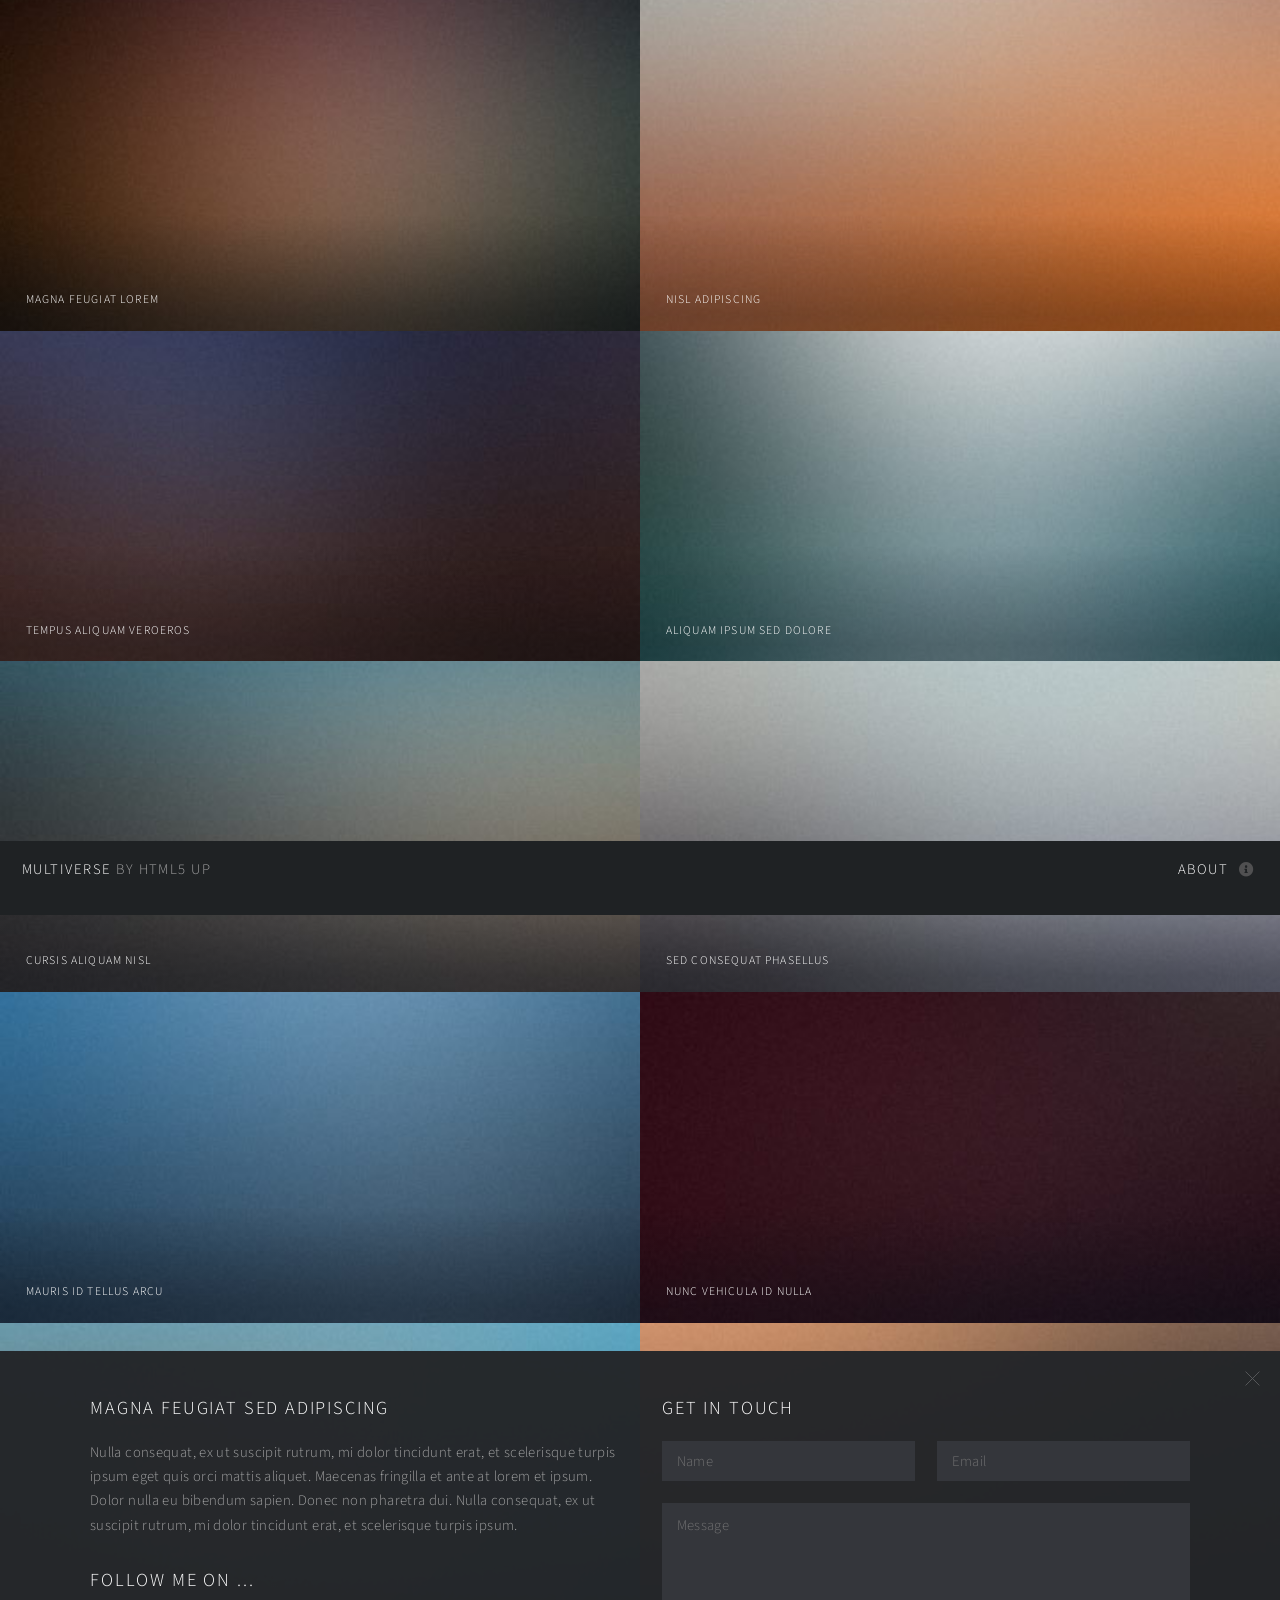
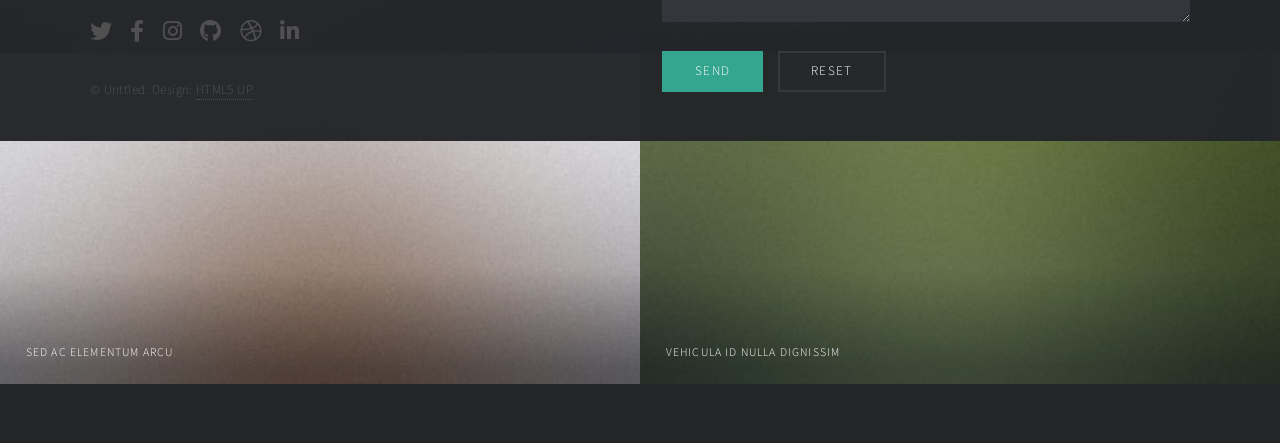
<file: static-website-templates/group-webpage/multi/index.html>
<!DOCTYPE HTML>
<!--
	Multiverse by HTML5 UP
	html5up.net | @ajlkn
	Free for personal and commercial use under the CCA 3.0 license (html5up.net/license)
-->
<html>
	<head>
		<title>Multiverse by HTML5 UP</title>
		<meta charset="utf-8" />
		<meta name="viewport" content="width=device-width, initial-scale=1, user-scalable=no" />
		<link rel="stylesheet" href="assets/css/main.css" />
		<noscript><link rel="stylesheet" href="assets/css/noscript.css" /></noscript>
	</head>
	<body class="is-preload">

		<!-- Wrapper -->
			<div id="wrapper">

				<!-- Header -->
					<header id="header">
						<h1><a href="index.html"><strong>Multiverse</strong> by HTML5 UP</a></h1>
						<nav>
							<ul>
								<li><a href="#footer" class="icon solid fa-info-circle">About</a></li>
							</ul>
						</nav>
					</header>

				<!-- Main -->
					<div id="main">
						<article class="thumb">
							<a href="images/fulls/01.jpg" class="image"><img src="images/thumbs/01.jpg" alt="" /></a>
							<h2>Magna feugiat lorem</h2>
							<p>Nunc blandit nisi ligula magna sodales lectus elementum non. Integer id venenatis velit.</p>
						</article>
						<article class="thumb">
							<a href="images/fulls/02.jpg" class="image"><img src="images/thumbs/02.jpg" alt="" /></a>
							<h2>Nisl adipiscing</h2>
							<p>Nunc blandit nisi ligula magna sodales lectus elementum non. Integer id venenatis velit.</p>
						</article>
						<article class="thumb">
							<a href="images/fulls/03.jpg" class="image"><img src="images/thumbs/03.jpg" alt="" /></a>
							<h2>Tempus aliquam veroeros</h2>
							<p>Nunc blandit nisi ligula magna sodales lectus elementum non. Integer id venenatis velit.</p>
						</article>
						<article class="thumb">
							<a href="images/fulls/04.jpg" class="image"><img src="images/thumbs/04.jpg" alt="" /></a>
							<h2>Aliquam ipsum sed dolore</h2>
							<p>Nunc blandit nisi ligula magna sodales lectus elementum non. Integer id venenatis velit.</p>
						</article>
						<article class="thumb">
							<a href="images/fulls/05.jpg" class="image"><img src="images/thumbs/05.jpg" alt="" /></a>
							<h2>Cursis aliquam nisl</h2>
							<p>Nunc blandit nisi ligula magna sodales lectus elementum non. Integer id venenatis velit.</p>
						</article>
						<article class="thumb">
							<a href="images/fulls/06.jpg" class="image"><img src="images/thumbs/06.jpg" alt="" /></a>
							<h2>Sed consequat phasellus</h2>
							<p>Nunc blandit nisi ligula magna sodales lectus elementum non. Integer id venenatis velit.</p>
						</article>
						<article class="thumb">
							<a href="images/fulls/07.jpg" class="image"><img src="images/thumbs/07.jpg" alt="" /></a>
							<h2>Mauris id tellus arcu</h2>
							<p>Nunc blandit nisi ligula magna sodales lectus elementum non. Integer id venenatis velit.</p>
						</article>
						<article class="thumb">
							<a href="images/fulls/08.jpg" class="image"><img src="images/thumbs/08.jpg" alt="" /></a>
							<h2>Nunc vehicula id nulla</h2>
							<p>Nunc blandit nisi ligula magna sodales lectus elementum non. Integer id venenatis velit.</p>
						</article>
						<article class="thumb">
							<a href="images/fulls/09.jpg" class="image"><img src="images/thumbs/09.jpg" alt="" /></a>
							<h2>Neque et faucibus viverra</h2>
							<p>Nunc blandit nisi ligula magna sodales lectus elementum non. Integer id venenatis velit.</p>
						</article>
						<article class="thumb">
							<a href="images/fulls/10.jpg" class="image"><img src="images/thumbs/10.jpg" alt="" /></a>
							<h2>Mattis ante fermentum</h2>
							<p>Nunc blandit nisi ligula magna sodales lectus elementum non. Integer id venenatis velit.</p>
						</article>
						<article class="thumb">
							<a href="images/fulls/11.jpg" class="image"><img src="images/thumbs/11.jpg" alt="" /></a>
							<h2>Sed ac elementum arcu</h2>
							<p>Nunc blandit nisi ligula magna sodales lectus elementum non. Integer id venenatis velit.</p>
						</article>
						<article class="thumb">
							<a href="images/fulls/12.jpg" class="image"><img src="images/thumbs/12.jpg" alt="" /></a>
							<h2>Vehicula id nulla dignissim</h2>
							<p>Nunc blandit nisi ligula magna sodales lectus elementum non. Integer id venenatis velit.</p>
						</article>
					</div>

				<!-- Footer -->
					<footer id="footer" class="panel">
						<div class="inner split">
							<div>
								<section>
									<h2>Magna feugiat sed adipiscing</h2>
									<p>Nulla consequat, ex ut suscipit rutrum, mi dolor tincidunt erat, et scelerisque turpis ipsum eget quis orci mattis aliquet. Maecenas fringilla et ante at lorem et ipsum. Dolor nulla eu bibendum sapien. Donec non pharetra dui. Nulla consequat, ex ut suscipit rutrum, mi dolor tincidunt erat, et scelerisque turpis ipsum.</p>
								</section>
								<section>
									<h2>Follow me on ...</h2>
									<ul class="icons">
										<li><a href="#" class="icon brands fa-twitter"><span class="label">Twitter</span></a></li>
										<li><a href="#" class="icon brands fa-facebook-f"><span class="label">Facebook</span></a></li>
										<li><a href="#" class="icon brands fa-instagram"><span class="label">Instagram</span></a></li>
										<li><a href="#" class="icon brands fa-github"><span class="label">GitHub</span></a></li>
										<li><a href="#" class="icon brands fa-dribbble"><span class="label">Dribbble</span></a></li>
										<li><a href="#" class="icon brands fa-linkedin-in"><span class="label">LinkedIn</span></a></li>
									</ul>
								</section>
								<p class="copyright">
									&copy; Unttled. Design: <a href="http://html5up.net">HTML5 UP</a>.
								</p>
							</div>
							<div>
								<section>
									<h2>Get in touch</h2>
									<form method="post" action="#">
										<div class="fields">
											<div class="field half">
												<input type="text" name="name" id="name" placeholder="Name" />
											</div>
											<div class="field half">
												<input type="text" name="email" id="email" placeholder="Email" />
											</div>
											<div class="field">
												<textarea name="message" id="message" rows="4" placeholder="Message"></textarea>
											</div>
										</div>
										<ul class="actions">
											<li><input type="submit" value="Send" class="primary" /></li>
											<li><input type="reset" value="Reset" /></li>
										</ul>
									</form>
								</section>
							</div>
						</div>
					</footer>

			</div>

		<!-- Scripts -->
			<script src="assets/js/jquery.min.js"></script>
			<script src="assets/js/jquery.poptrox.min.js"></script>
			<script src="assets/js/browser.min.js"></script>
			<script src="assets/js/breakpoints.min.js"></script>
			<script src="assets/js/util.js"></script>
			<script src="assets/js/main.js"></script>

	</body>
</html>
</file>
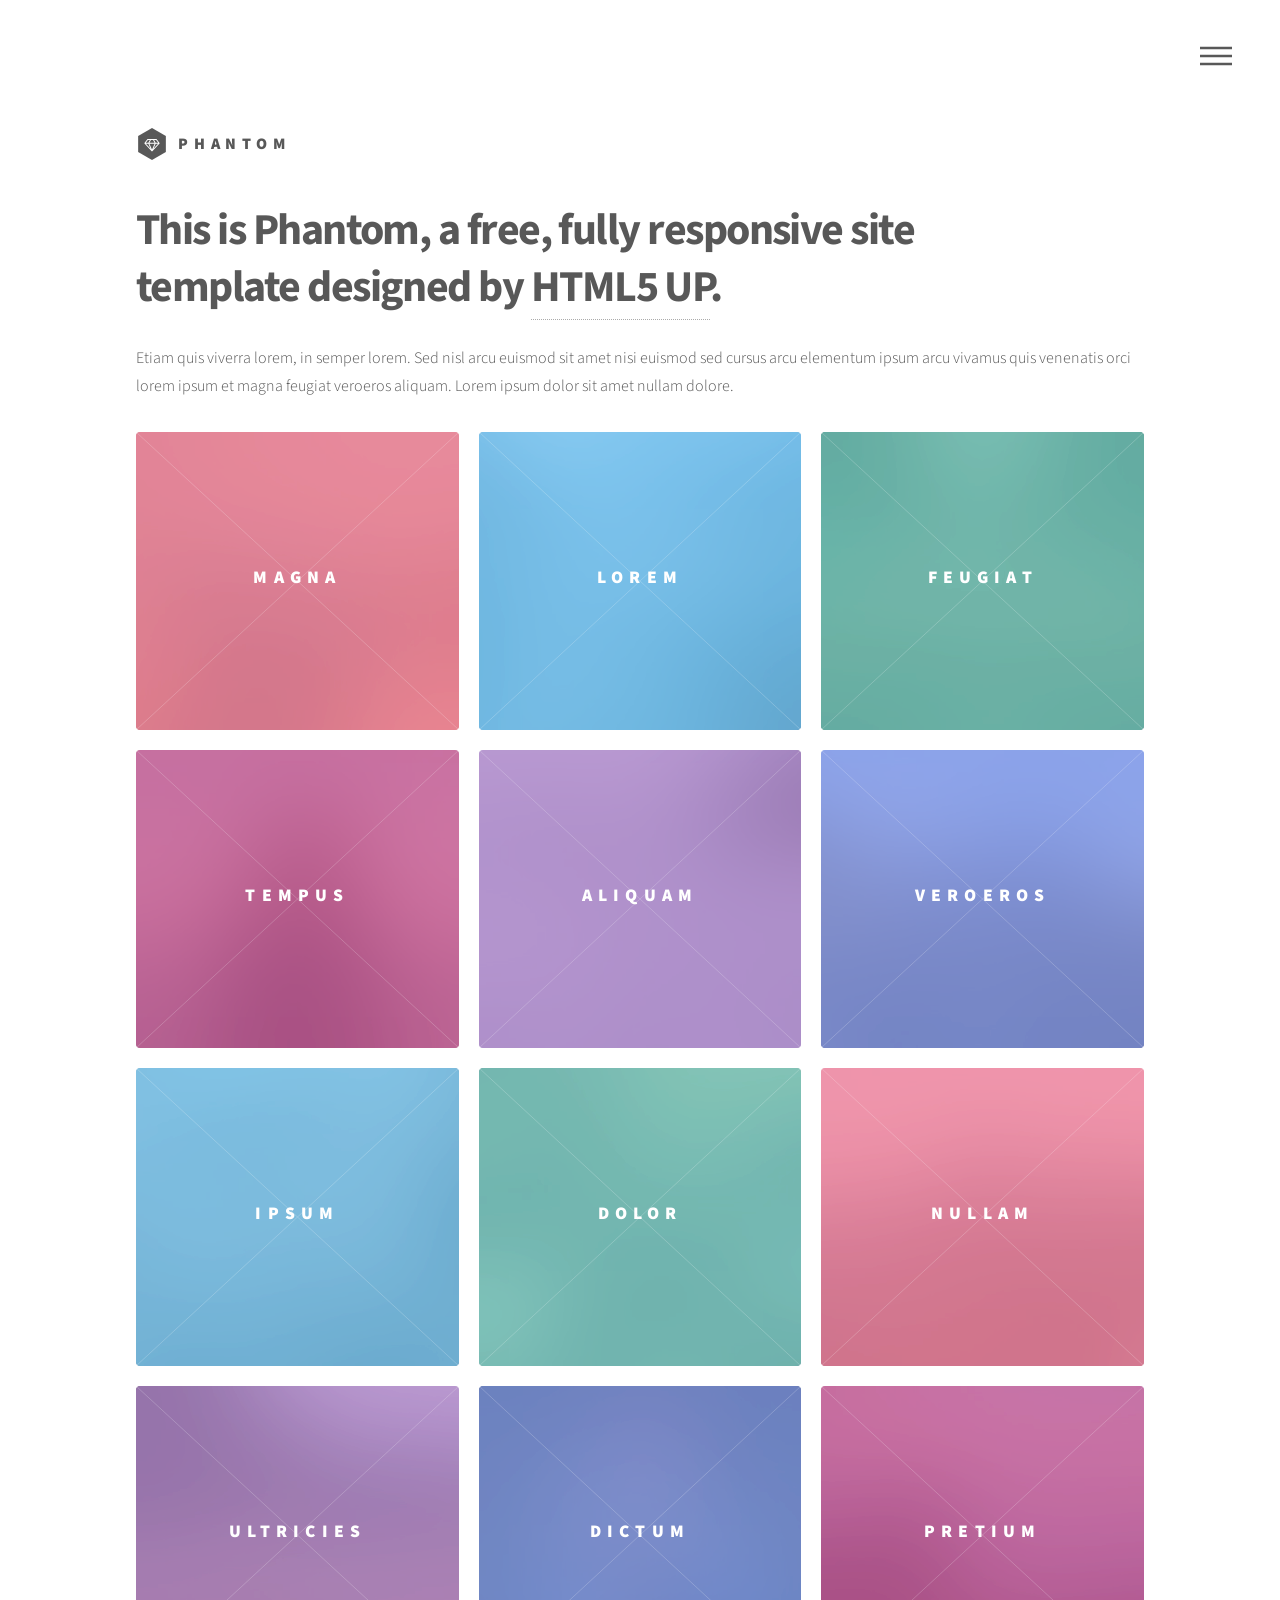
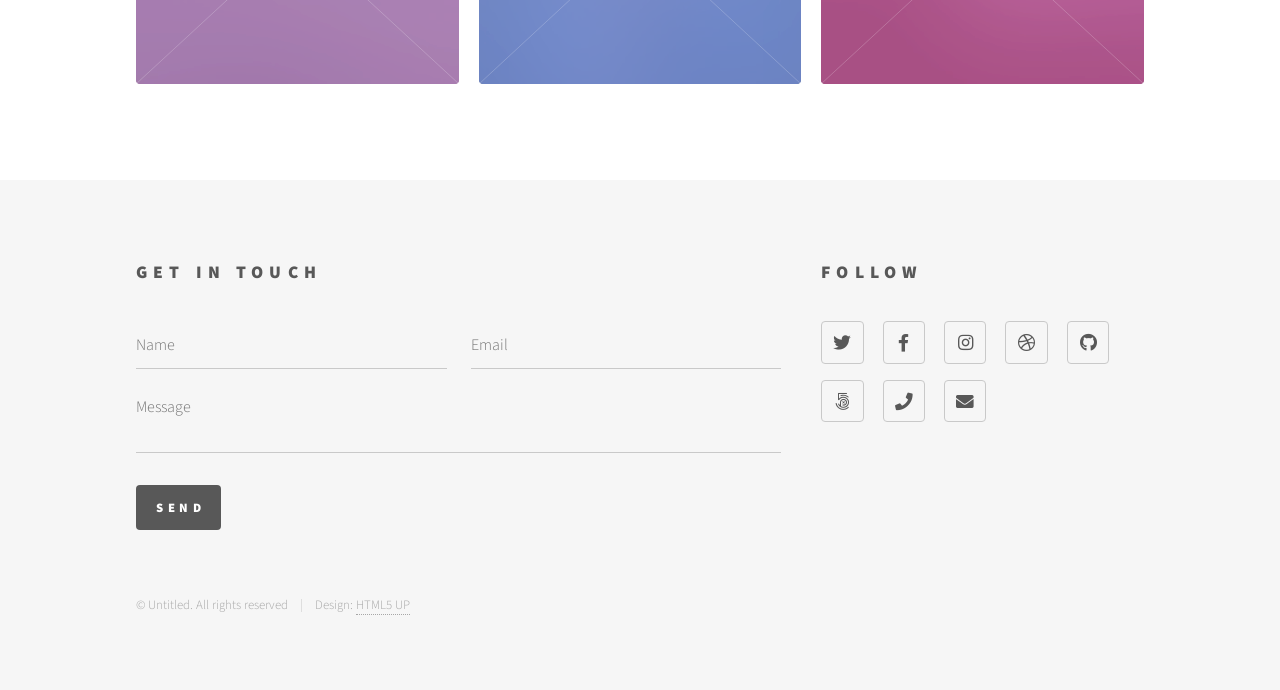
<file: static-website-templates/group-webpage/phantom/index.html>
<!DOCTYPE HTML>
<!--
	Phantom by HTML5 UP
	html5up.net | @ajlkn
	Free for personal and commercial use under the CCA 3.0 license (html5up.net/license)
-->
<html>
	<head>
		<title>Phantom by HTML5 UP</title>
		<meta charset="utf-8" />
		<meta name="viewport" content="width=device-width, initial-scale=1, user-scalable=no" />
		<link rel="stylesheet" href="assets/css/main.css" />
		<noscript><link rel="stylesheet" href="assets/css/noscript.css" /></noscript>
	</head>
	<body class="is-preload">
		<!-- Wrapper -->
			<div id="wrapper">

				<!-- Header -->
					<header id="header">
						<div class="inner">

							<!-- Logo -->
								<a href="index.html" class="logo">
									<span class="symbol"><img src="images/logo.svg" alt="" /></span><span class="title">Phantom</span>
								</a>

							<!-- Nav -->
								<nav>
									<ul>
										<li><a href="#menu">Menu</a></li>
									</ul>
								</nav>

						</div>
					</header>

				<!-- Menu -->
					<nav id="menu">
						<h2>Menu</h2>
						<ul>
							<li><a href="index.html">Home</a></li>
							<li><a href="generic.html">Ipsum veroeros</a></li>
							<li><a href="generic.html">Tempus etiam</a></li>
							<li><a href="generic.html">Consequat dolor</a></li>
							<li><a href="elements.html">Elements</a></li>
						</ul>
					</nav>

				<!-- Main -->
					<div id="main">
						<div class="inner">
							<header>
								<h1>This is Phantom, a free, fully responsive site<br />
								template designed by <a href="http://html5up.net">HTML5 UP</a>.</h1>
								<p>Etiam quis viverra lorem, in semper lorem. Sed nisl arcu euismod sit amet nisi euismod sed cursus arcu elementum ipsum arcu vivamus quis venenatis orci lorem ipsum et magna feugiat veroeros aliquam. Lorem ipsum dolor sit amet nullam dolore.</p>
							</header>
							<section class="tiles">
								<article class="style1">
									<span class="image">
										<img src="images/pic01.jpg" alt="" />
									</span>
									<a href="generic.html">
										<h2>Magna</h2>
										<div class="content">
											<p>Sed nisl arcu euismod sit amet nisi lorem etiam dolor veroeros et feugiat.</p>
										</div>
									</a>
								</article>
								<article class="style2">
									<span class="image">
										<img src="images/pic02.jpg" alt="" />
									</span>
									<a href="generic.html">
										<h2>Lorem</h2>
										<div class="content">
											<p>Sed nisl arcu euismod sit amet nisi lorem etiam dolor veroeros et feugiat.</p>
										</div>
									</a>
								</article>
								<article class="style3">
									<span class="image">
										<img src="images/pic03.jpg" alt="" />
									</span>
									<a href="generic.html">
										<h2>Feugiat</h2>
										<div class="content">
											<p>Sed nisl arcu euismod sit amet nisi lorem etiam dolor veroeros et feugiat.</p>
										</div>
									</a>
								</article>
								<article class="style4">
									<span class="image">
										<img src="images/pic04.jpg" alt="" />
									</span>
									<a href="generic.html">
										<h2>Tempus</h2>
										<div class="content">
											<p>Sed nisl arcu euismod sit amet nisi lorem etiam dolor veroeros et feugiat.</p>
										</div>
									</a>
								</article>
								<article class="style5">
									<span class="image">
										<img src="images/pic05.jpg" alt="" />
									</span>
									<a href="generic.html">
										<h2>Aliquam</h2>
										<div class="content">
											<p>Sed nisl arcu euismod sit amet nisi lorem etiam dolor veroeros et feugiat.</p>
										</div>
									</a>
								</article>
								<article class="style6">
									<span class="image">
										<img src="images/pic06.jpg" alt="" />
									</span>
									<a href="generic.html">
										<h2>Veroeros</h2>
										<div class="content">
											<p>Sed nisl arcu euismod sit amet nisi lorem etiam dolor veroeros et feugiat.</p>
										</div>
									</a>
								</article>
								<article class="style2">
									<span class="image">
										<img src="images/pic07.jpg" alt="" />
									</span>
									<a href="generic.html">
										<h2>Ipsum</h2>
										<div class="content">
											<p>Sed nisl arcu euismod sit amet nisi lorem etiam dolor veroeros et feugiat.</p>
										</div>
									</a>
								</article>
								<article class="style3">
									<span class="image">
										<img src="images/pic08.jpg" alt="" />
									</span>
									<a href="generic.html">
										<h2>Dolor</h2>
										<div class="content">
											<p>Sed nisl arcu euismod sit amet nisi lorem etiam dolor veroeros et feugiat.</p>
										</div>
									</a>
								</article>
								<article class="style1">
									<span class="image">
										<img src="images/pic09.jpg" alt="" />
									</span>
									<a href="generic.html">
										<h2>Nullam</h2>
										<div class="content">
											<p>Sed nisl arcu euismod sit amet nisi lorem etiam dolor veroeros et feugiat.</p>
										</div>
									</a>
								</article>
								<article class="style5">
									<span class="image">
										<img src="images/pic10.jpg" alt="" />
									</span>
									<a href="generic.html">
										<h2>Ultricies</h2>
										<div class="content">
											<p>Sed nisl arcu euismod sit amet nisi lorem etiam dolor veroeros et feugiat.</p>
										</div>
									</a>
								</article>
								<article class="style6">
									<span class="image">
										<img src="images/pic11.jpg" alt="" />
									</span>
									<a href="generic.html">
										<h2>Dictum</h2>
										<div class="content">
											<p>Sed nisl arcu euismod sit amet nisi lorem etiam dolor veroeros et feugiat.</p>
										</div>
									</a>
								</article>
								<article class="style4">
									<span class="image">
										<img src="images/pic12.jpg" alt="" />
									</span>
									<a href="generic.html">
										<h2>Pretium</h2>
										<div class="content">
											<p>Sed nisl arcu euismod sit amet nisi lorem etiam dolor veroeros et feugiat.</p>
										</div>
									</a>
								</article>
							</section>
						</div>
					</div>

				<!-- Footer -->
					<footer id="footer">
						<div class="inner">
							<section>
								<h2>Get in touch</h2>
								<form method="post" action="#">
									<div class="fields">
										<div class="field half">
											<input type="text" name="name" id="name" placeholder="Name" />
										</div>
										<div class="field half">
											<input type="email" name="email" id="email" placeholder="Email" />
										</div>
										<div class="field">
											<textarea name="message" id="message" placeholder="Message"></textarea>
										</div>
									</div>
									<ul class="actions">
										<li><input type="submit" value="Send" class="primary" /></li>
									</ul>
								</form>
							</section>
							<section>
								<h2>Follow</h2>
								<ul class="icons">
									<li><a href="#" class="icon brands style2 fa-twitter"><span class="label">Twitter</span></a></li>
									<li><a href="#" class="icon brands style2 fa-facebook-f"><span class="label">Facebook</span></a></li>
									<li><a href="#" class="icon brands style2 fa-instagram"><span class="label">Instagram</span></a></li>
									<li><a href="#" class="icon brands style2 fa-dribbble"><span class="label">Dribbble</span></a></li>
									<li><a href="#" class="icon brands style2 fa-github"><span class="label">GitHub</span></a></li>
									<li><a href="#" class="icon brands style2 fa-500px"><span class="label">500px</span></a></li>
									<li><a href="#" class="icon solid style2 fa-phone"><span class="label">Phone</span></a></li>
									<li><a href="#" class="icon solid style2 fa-envelope"><span class="label">Email</span></a></li>
								</ul>
							</section>
							<ul class="copyright">
								<li>&copy; Untitled. All rights reserved</li><li>Design: <a href="http://html5up.net">HTML5 UP</a></li>
							</ul>
						</div>
					</footer>

			</div>

		<!-- Scripts -->
			<script src="assets/js/jquery.min.js"></script>
			<script src="assets/js/browser.min.js"></script>
			<script src="assets/js/breakpoints.min.js"></script>
			<script src="assets/js/util.js"></script>
			<script src="assets/js/main.js"></script>

	</body>
</html>
</file>
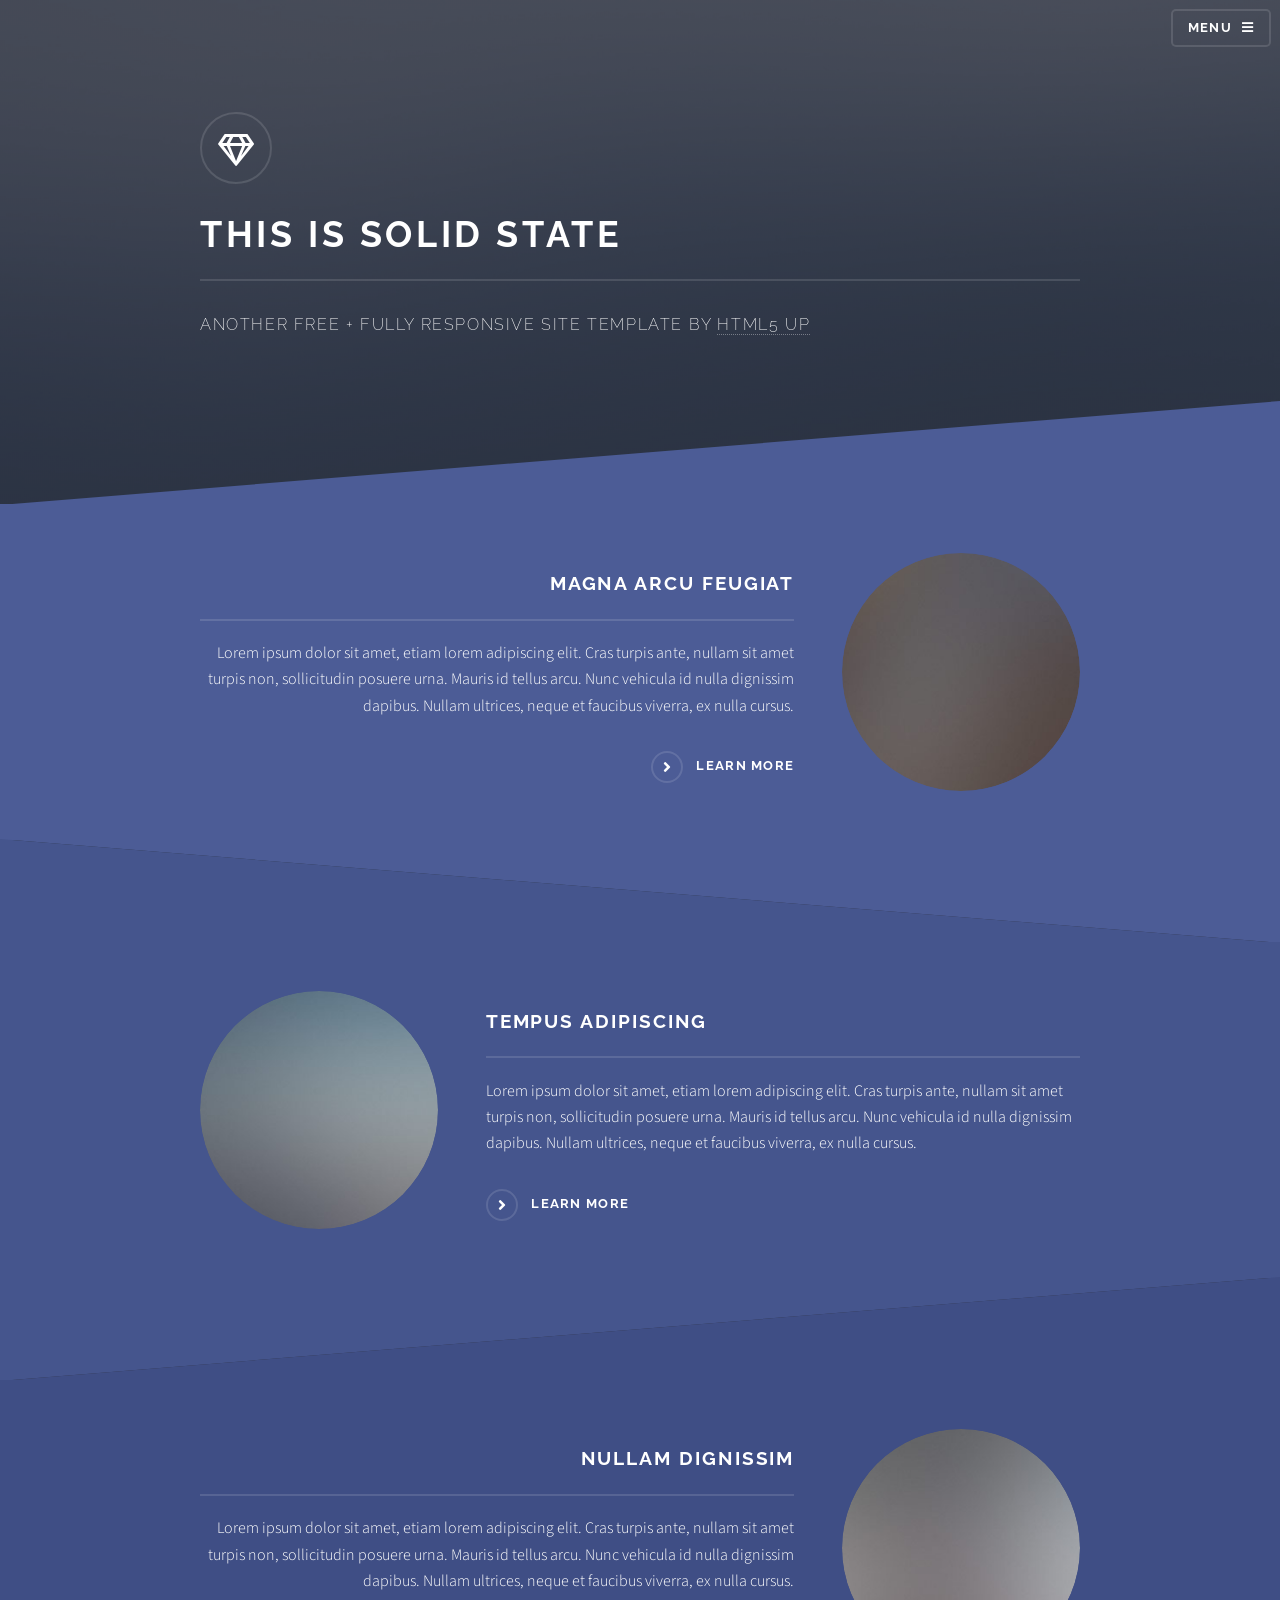
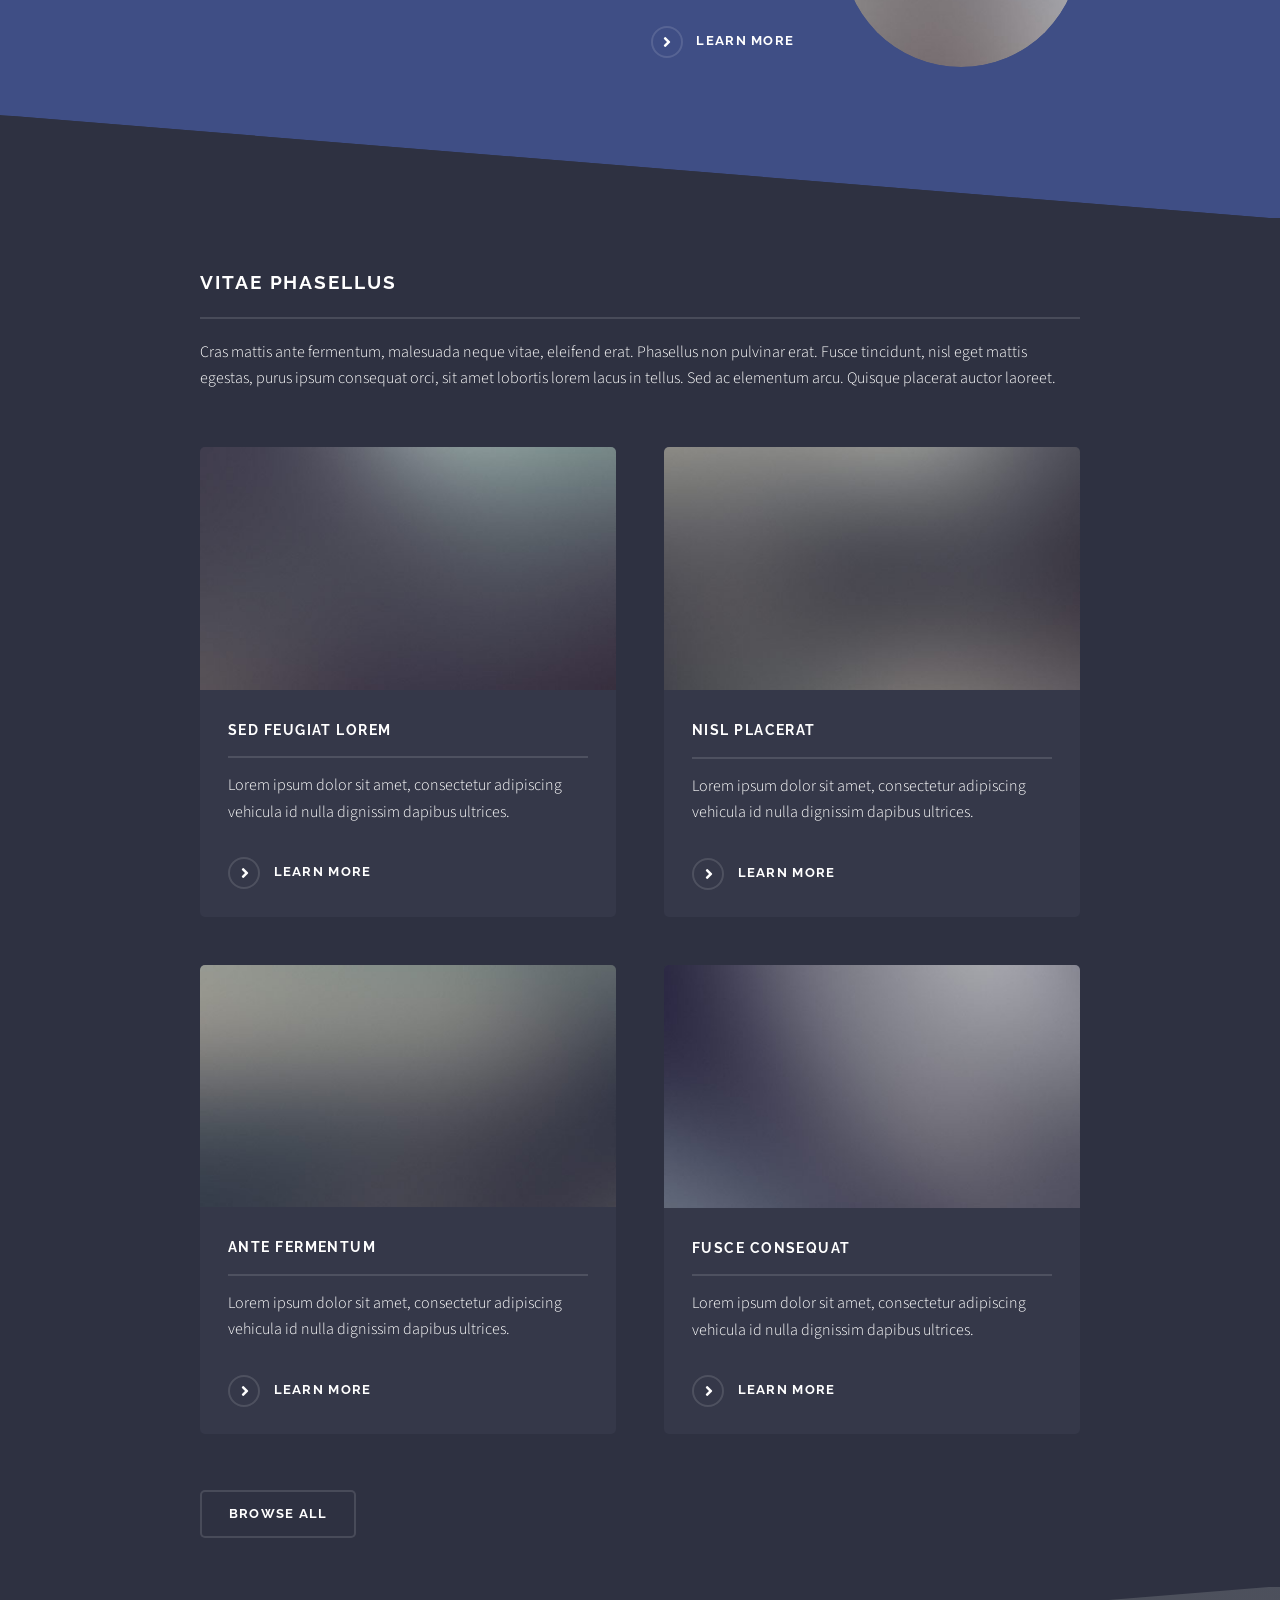
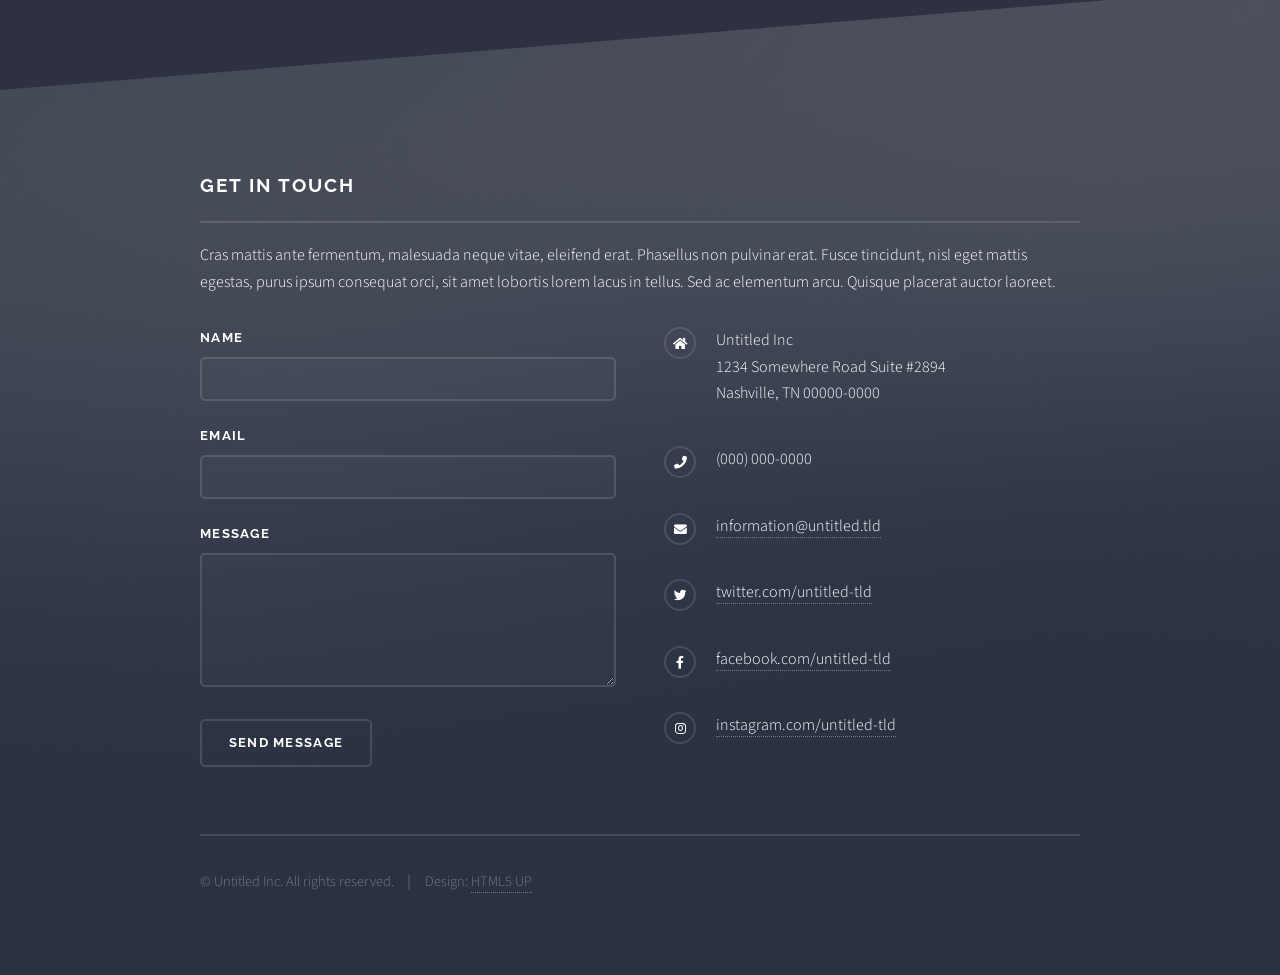
<file: static-website-templates/group-webpage/solid/index.html>
<!DOCTYPE HTML>
<!--
	Solid State by HTML5 UP
	html5up.net | @ajlkn
	Free for personal and commercial use under the CCA 3.0 license (html5up.net/license)
-->
<html>
	<head>
		<title>Solid State by HTML5 UP</title>
		<meta charset="utf-8" />
		<meta name="viewport" content="width=device-width, initial-scale=1, user-scalable=no" />
		<link rel="stylesheet" href="assets/css/main.css" />
		<noscript><link rel="stylesheet" href="assets/css/noscript.css" /></noscript>
	</head>
	<body class="is-preload">

		<!-- Page Wrapper -->
			<div id="page-wrapper">

				<!-- Header -->
					<header id="header" class="alt">
						<h1><a href="index.html">Solid State</a></h1>
						<nav>
							<a href="#menu">Menu</a>
						</nav>
					</header>

				<!-- Menu -->
					<nav id="menu">
						<div class="inner">
							<h2>Menu</h2>
							<ul class="links">
								<li><a href="index.html">Home</a></li>
								<li><a href="generic.html">Generic</a></li>
								<li><a href="elements.html">Elements</a></li>
								<li><a href="#">Log In</a></li>
								<li><a href="#">Sign Up</a></li>
							</ul>
							<a href="#" class="close">Close</a>
						</div>
					</nav>

				<!-- Banner -->
					<section id="banner">
						<div class="inner">
							<div class="logo"><span class="icon fa-gem"></span></div>
							<h2>This is Solid State</h2>
							<p>Another free + fully responsive site template by <a href="http://html5up.net">HTML5 UP</a></p>
						</div>
					</section>

				<!-- Wrapper -->
					<section id="wrapper">

						<!-- One -->
							<section id="one" class="wrapper spotlight style1">
								<div class="inner">
									<a href="#" class="image"><img src="images/pic01.jpg" alt="" /></a>
									<div class="content">
										<h2 class="major">Magna arcu feugiat</h2>
										<p>Lorem ipsum dolor sit amet, etiam lorem adipiscing elit. Cras turpis ante, nullam sit amet turpis non, sollicitudin posuere urna. Mauris id tellus arcu. Nunc vehicula id nulla dignissim dapibus. Nullam ultrices, neque et faucibus viverra, ex nulla cursus.</p>
										<a href="#" class="special">Learn more</a>
									</div>
								</div>
							</section>

						<!-- Two -->
							<section id="two" class="wrapper alt spotlight style2">
								<div class="inner">
									<a href="#" class="image"><img src="images/pic02.jpg" alt="" /></a>
									<div class="content">
										<h2 class="major">Tempus adipiscing</h2>
										<p>Lorem ipsum dolor sit amet, etiam lorem adipiscing elit. Cras turpis ante, nullam sit amet turpis non, sollicitudin posuere urna. Mauris id tellus arcu. Nunc vehicula id nulla dignissim dapibus. Nullam ultrices, neque et faucibus viverra, ex nulla cursus.</p>
										<a href="#" class="special">Learn more</a>
									</div>
								</div>
							</section>

						<!-- Three -->
							<section id="three" class="wrapper spotlight style3">
								<div class="inner">
									<a href="#" class="image"><img src="images/pic03.jpg" alt="" /></a>
									<div class="content">
										<h2 class="major">Nullam dignissim</h2>
										<p>Lorem ipsum dolor sit amet, etiam lorem adipiscing elit. Cras turpis ante, nullam sit amet turpis non, sollicitudin posuere urna. Mauris id tellus arcu. Nunc vehicula id nulla dignissim dapibus. Nullam ultrices, neque et faucibus viverra, ex nulla cursus.</p>
										<a href="#" class="special">Learn more</a>
									</div>
								</div>
							</section>

						<!-- Four -->
							<section id="four" class="wrapper alt style1">
								<div class="inner">
									<h2 class="major">Vitae phasellus</h2>
									<p>Cras mattis ante fermentum, malesuada neque vitae, eleifend erat. Phasellus non pulvinar erat. Fusce tincidunt, nisl eget mattis egestas, purus ipsum consequat orci, sit amet lobortis lorem lacus in tellus. Sed ac elementum arcu. Quisque placerat auctor laoreet.</p>
									<section class="features">
										<article>
											<a href="#" class="image"><img src="images/pic04.jpg" alt="" /></a>
											<h3 class="major">Sed feugiat lorem</h3>
											<p>Lorem ipsum dolor sit amet, consectetur adipiscing vehicula id nulla dignissim dapibus ultrices.</p>
											<a href="#" class="special">Learn more</a>
										</article>
										<article>
											<a href="#" class="image"><img src="images/pic05.jpg" alt="" /></a>
											<h3 class="major">Nisl placerat</h3>
											<p>Lorem ipsum dolor sit amet, consectetur adipiscing vehicula id nulla dignissim dapibus ultrices.</p>
											<a href="#" class="special">Learn more</a>
										</article>
										<article>
											<a href="#" class="image"><img src="images/pic06.jpg" alt="" /></a>
											<h3 class="major">Ante fermentum</h3>
											<p>Lorem ipsum dolor sit amet, consectetur adipiscing vehicula id nulla dignissim dapibus ultrices.</p>
											<a href="#" class="special">Learn more</a>
										</article>
										<article>
											<a href="#" class="image"><img src="images/pic07.jpg" alt="" /></a>
											<h3 class="major">Fusce consequat</h3>
											<p>Lorem ipsum dolor sit amet, consectetur adipiscing vehicula id nulla dignissim dapibus ultrices.</p>
											<a href="#" class="special">Learn more</a>
										</article>
									</section>
									<ul class="actions">
										<li><a href="#" class="button">Browse All</a></li>
									</ul>
								</div>
							</section>

					</section>

				<!-- Footer -->
					<section id="footer">
						<div class="inner">
							<h2 class="major">Get in touch</h2>
							<p>Cras mattis ante fermentum, malesuada neque vitae, eleifend erat. Phasellus non pulvinar erat. Fusce tincidunt, nisl eget mattis egestas, purus ipsum consequat orci, sit amet lobortis lorem lacus in tellus. Sed ac elementum arcu. Quisque placerat auctor laoreet.</p>
							<form method="post" action="#">
								<div class="fields">
									<div class="field">
										<label for="name">Name</label>
										<input type="text" name="name" id="name" />
									</div>
									<div class="field">
										<label for="email">Email</label>
										<input type="email" name="email" id="email" />
									</div>
									<div class="field">
										<label for="message">Message</label>
										<textarea name="message" id="message" rows="4"></textarea>
									</div>
								</div>
								<ul class="actions">
									<li><input type="submit" value="Send Message" /></li>
								</ul>
							</form>
							<ul class="contact">
								<li class="icon solid fa-home">
									Untitled Inc<br />
									1234 Somewhere Road Suite #2894<br />
									Nashville, TN 00000-0000
								</li>
								<li class="icon solid fa-phone">(000) 000-0000</li>
								<li class="icon solid fa-envelope"><a href="#">information@untitled.tld</a></li>
								<li class="icon brands fa-twitter"><a href="#">twitter.com/untitled-tld</a></li>
								<li class="icon brands fa-facebook-f"><a href="#">facebook.com/untitled-tld</a></li>
								<li class="icon brands fa-instagram"><a href="#">instagram.com/untitled-tld</a></li>
							</ul>
							<ul class="copyright">
								<li>&copy; Untitled Inc. All rights reserved.</li><li>Design: <a href="http://html5up.net">HTML5 UP</a></li>
							</ul>
						</div>
					</section>

			</div>

		<!-- Scripts -->
			<script src="assets/js/jquery.min.js"></script>
			<script src="assets/js/jquery.scrollex.min.js"></script>
			<script src="assets/js/browser.min.js"></script>
			<script src="assets/js/breakpoints.min.js"></script>
			<script src="assets/js/util.js"></script>
			<script src="assets/js/main.js"></script>

	</body>
</html>
</file>
<file: html/html5up_tessellate/css/skel.css>
/* Resets (http://meyerweb.com/eric/tools/css/reset/ | v2.0 | 20110126 | License: none (public domain)) */

	html,body,div,span,applet,object,iframe,h1,h2,h3,h4,h5,h6,p,blockquote,pre,a,abbr,acronym,address,big,cite,code,del,dfn,em,img,ins,kbd,q,s,samp,small,strike,strong,sub,sup,tt,var,b,u,i,center,dl,dt,dd,ol,ul,li,fieldset,form,label,legend,table,caption,tbody,tfoot,thead,tr,th,td,article,aside,canvas,details,embed,figure,figcaption,footer,header,hgroup,menu,nav,output,ruby,section,summary,time,mark,audio,video{margin:0;padding:0;border:0;font-size:100%;font:inherit;vertical-align:baseline;}article,aside,details,figcaption,figure,footer,header,hgroup,menu,nav,section{display:block;}body{line-height:1;}ol,ul{list-style:none;}blockquote,q{quotes:none;}blockquote:before,blockquote:after,q:before,q:after{content:'';content:none;}table{border-collapse:collapse;border-spacing:0;}body{-webkit-text-size-adjust:none}

/* Box Model */

	*, *:before, *:after {
		-moz-box-sizing: border-box;
		-webkit-box-sizing: border-box;
		box-sizing: border-box;
	}

/* Container */

	.container {
		margin-left: auto;
		margin-right: auto;

		/* width: (containers) */
		width: 1200px;
	}

	/* Modifiers */

		/* 125% */
			.container.\31 25\25 {
				width: 100%;

				/* max-width: (containers * 1.25) */
				max-width: 1500px;

				/* min-width: (containers) */
				min-width: 1200px;
			}

		/* 75% */
			.container.\37 5\25 {

				/* width: (containers * 0.75) */
				width: 900px;

			}

		/* 50% */
			.container.\35 0\25 {

				/* width: (containers * 0.50) */
				width: 600px;

			}

		/* 25% */
			.container.\32 5\25 {

				/* width: (containers * 0.25) */
				width: 300px;

			}

/* Grid */

	.row {
		border-bottom: solid 1px transparent;
	}

	.row > * {
		float: left;
	}

	.row:after, .row:before {
		content: '';
		display: block;
		clear: both;
		height: 0;
	}

	.row.uniform > * > :first-child {
		margin-top: 0;
	}

	.row.uniform > * > :last-child {
		margin-bottom: 0;
	}

	/* Gutters */

		/* Normal */

			.row > * {
				/* padding: (gutters.horizontal) 0 0 (gutters.vertical) */
				padding: 40px 0 0 40px;
			}

			.row {
				/* margin: -(gutters.horizontal) 0 -1px -(gutters.vertical) */
				margin: -40px 0 -1px -40px;
			}

			.row.uniform > * {
				/* padding: (gutters.vertical) 0 0 (gutters.vertical) */
				padding: 40px 0 0 40px;
			}

			.row.uniform {
				/* margin: -(gutters.vertical) 0 -1px -(gutters.vertical) */
				margin: -40px 0 -1px -40px;
			}

		/* 200% */

			.row.\32 00\25 > * {
				/* padding: (gutters.horizontal) 0 0 (gutters.vertical) */
				padding: 80px 0 0 80px;
			}

			.row.\32 00\25 {
				/* margin: -(gutters.horizontal) 0 -1px -(gutters.vertical) */
				margin: -80px 0 -1px -80px;
			}

			.row.uniform.\32 00\25 > * {
				/* padding: (gutters.vertical) 0 0 (gutters.vertical) */
				padding: 80px 0 0 80px;
			}

			.row.uniform.\32 00\25 {
				/* margin: -(gutters.vertical) 0 -1px -(gutters.vertical) */
				margin: -80px 0 -1px -80px;
			}

		/* 150% */

			.row.\31 50\25 > * {
				/* padding: (gutters.horizontal) 0 0 (gutters.vertical) */
				padding: 60px 0 0 60px;
			}

			.row.\31 50\25 {
				/* margin: -(gutters.horizontal) 0 -1px -(gutters.vertical) */
				margin: -60px 0 -1px -60px;
			}

			.row.uniform.\31 50\25 > * {
				/* padding: (gutters.vertical) 0 0 (gutters.vertical) */
				padding: 60px 0 0 60px;
			}

			.row.uniform.\31 50\25 {
				/* margin: -(gutters.vertical) 0 -1px -(gutters.vertical) */
				margin: -60px 0 -1px -60px;
			}

		/* 50% */

			.row.\35 0\25 > * {
				/* padding: (gutters.horizontal) 0 0 (gutters.vertical) */
				padding: 20px 0 0 20px;
			}

			.row.\35 0\25 {
				/* margin: -(gutters.horizontal) 0 -1px -(gutters.vertical) */
				margin: -20px 0 -1px -20px;
			}

			.row.uniform.\35 0\25 > * {
				/* padding: (gutters.vertical) 0 0 (gutters.vertical) */
				padding: 20px 0 0 20px;
			}

			.row.uniform.\35 0\25 {
				/* margin: -(gutters.vertical) 0 -1px -(gutters.vertical) */
				margin: -20px 0 -1px -20px;
			}

		/* 25% */

			.row.\32 5\25 > * {
				/* padding: (gutters.horizontal) 0 0 (gutters.vertical) */
				padding: 10px 0 0 10px;
			}

			.row.\32 5\25 {
				/* margin: -(gutters.horizontal) 0 -1px -(gutters.vertical) */
				margin: -10px 0 -1px -10px;
			}

			.row.uniform.\32 5\25 > * {
				/* padding: (gutters.vertical) 0 0 (gutters.vertical) */
				padding: 10px 0 0 10px;
			}

			.row.uniform.\32 5\25 {
				/* margin: -(gutters.vertical) 0 -1px -(gutters.vertical) */
				margin: -10px 0 -1px -10px;
			}

		/* 0% */

			.row.\30 \25 > * {
				padding: 0;
			}

			.row.\30 \25 {
				margin: 0 0 -1px 0;
			}

	/* Cells */

		.\31 2u, .\31 2u\24 { width: 100%; clear: none; margin-left: 0; }
		.\31 1u, .\31 1u\24 { width: 91.6666666667%; clear: none; margin-left: 0; }
		.\31 0u, .\31 0u\24 { width: 83.3333333333%; clear: none; margin-left: 0; }
		.\39 u, .\39 u\24 { width: 75%; clear: none; margin-left: 0; }
		.\38 u, .\38 u\24 { width: 66.6666666667%; clear: none; margin-left: 0; }
		.\37 u, .\37 u\24 { width: 58.3333333333%; clear: none; margin-left: 0; }
		.\36 u, .\36 u\24 { width: 50%; clear: none; margin-left: 0; }
		.\35 u, .\35 u\24 { width: 41.6666666667%; clear: none; margin-left: 0; }
		.\34 u, .\34 u\24 { width: 33.3333333333%; clear: none; margin-left: 0; }
		.\33 u, .\33 u\24 { width: 25%; clear: none; margin-left: 0; }
		.\32 u, .\32 u\24 { width: 16.6666666667%; clear: none; margin-left: 0; }
		.\31 u, .\31 u\24 { width: 8.3333333333%; clear: none; margin-left: 0; }

		.\31 2u\24 + *,
		.\31 1u\24 + *,
		.\31 0u\24 + *,
		.\39 u\24 + *,
		.\38 u\24 + *,
		.\37 u\24 + *,
		.\36 u\24 + *,
		.\35 u\24 + *,
		.\34 u\24 + *,
		.\33 u\24 + *,
		.\32 u\24 + *,
		.\31 u\24 + * {
			clear: left;
		}

		.\-11u { margin-left: 91.6666666667% }
		.\-10u { margin-left: 83.3333333333% }
		.\-9u { margin-left: 75% }
		.\-8u { margin-left: 66.6666666667% }
		.\-7u { margin-left: 58.3333333333% }
		.\-6u { margin-left: 50% }
		.\-5u { margin-left: 41.6666666667% }
		.\-4u { margin-left: 33.3333333333% }
		.\-3u { margin-left: 25% }
		.\-2u { margin-left: 16.6666666667% }
		.\-1u { margin-left: 8.3333333333% }
</file>
<file: html/html5up_tessellate/css/style-wide.css>
/*
	Tessellate by HTML5 UP
	html5up.net | @n33co
	Free for personal and commercial use under the CCA 3.0 license (html5up.net/license)
*/

/*********************************************************************************/
/* Basic                                                                         */
/*********************************************************************************/

	body,input,textarea,select
	{
		font-size: 15pt;
		line-height: 1.75em;
	}
</file>
<file: html/html5up_tessellate/css/ie/v8.css>
/*
	Tessellate by HTML5 UP
	html5up.net | @n33co
	Free for personal and commercial use under the CCA 3.0 license (html5up.net/license)
*/

/*********************************************************************************/
/* Basic                                                                         */
/*********************************************************************************/

	.image,
	.image img,
	.button	
	{
		position: relative;
		-ms-behavior: url('css/ie/PIE.htc');
	}

	/* Section/Article */

		section,
		article
		{
		}
		
			section > .last-child,
			article > .last-child
			{
				margin-bottom: 0;
			}

			section.last-child,
			article.last-child
			{
				margin-bottom: 0;
			}

	/* List */

		ul.icons
		{
		}	
		
			ul.icons li
			{
			}
			
				ul.icons a
				{
					position: relative;
					-ms-behavior: url('css/ie/PIE.htc');
					border: solid 1px #ddd;
				}

	/* Form */

		form
		{
		}
		
			form input.text,
			form select,
			form .select,
			form textarea
			{
				position: relative;
				-ms-behavior: url('css/ie/PIE.htc');
				border: solid 1px #ddd;
				line-height: 1.25em;
			}

			form select
			{
				position: relative;
			}
			
				form select option
				{
					color: #000;
				}
				
			form .select
			{
			}

				form .select select
				{
					width: 100%;
				}

				form .select:before
				{
					display: none;
				}
				
	/* Button */
		
		.button.alt
		{
			border: solid 1px #ddd;
		}

	/* Feature Icon */

		.feature-icon
		{
			padding-bottom: 0;
		}
		
			.feature-icon:before,
			.feature-icon:after
			{
				display: none;
			}

			.feature-icon .icon
			{
				position: relative;
				-ms-behavior: url('css/ie/PIE.htc');
				background: #fff;
			}

				.feature-icon .icon:before
				{
					font-size: 6em;
					color: #3d3d3d;
				}
	
/*********************************************************************************/
/* Header                                                                        */
/*********************************************************************************/

	#header
	{
		background-image:			url('../../images/header.jpg');
		background-size:			cover;
		background-position:		auto;
		background-repeat:			no-repeat;
		-ms-behavior: url('css/ie/backgroundsize.min.htc');
	}

/*********************************************************************************/
/* Main Sections                                                                 */
/*********************************************************************************/

	.main
	{
	}

		.main > .content
		{
		}

		.main > .content.style1
		{
			filter: progid:DXImageTransform.Microsoft.gradient(GradientType=0, startColorstr=#412e4c, endColorstr=#a56365);
		}

		.main > .content.style2
		{
			filter: progid:DXImageTransform.Microsoft.gradient(GradientType=0, startColorstr=#85505f, endColorstr=#384955);
		}

		.main > .content.style3
		{
			filter: progid:DXImageTransform.Microsoft.gradient(GradientType=0, startColorstr=#2f394e, endColorstr=#5f796b);
		}
</file>
<file: html/html5up_tessellate/css/ie/v9.css>
/*
	Tessellate by HTML5 UP
	html5up.net | @n33co
	Free for personal and commercial use under the CCA 3.0 license (html5up.net/license)
*/

/*********************************************************************************/
/* Main Sections                                                                 */
/*********************************************************************************/

	.main
	{
	}

		.main > .content
		{
		}

		.main > .content.style1
		{
			background:	url('../images/bgtr.svg') top right no-repeat,
						url('../images/bgbl.svg') bottom left no-repeat,
						url('../images/bgbl.svg') bottom left no-repeat,
						url('../images/overlay.png'),
						url('images/content-style1.svg');
		}

		.main > .content.style2
		{
			background:	url('../images/bgtr.svg') top right no-repeat,
						url('../images/bgbl.svg') bottom left no-repeat,
						url('../images/bgbl.svg') bottom left no-repeat,
						url('../images/overlay.png'),
						url('images/content-style2.svg');
		}

		.main > .content.style3
		{
			background:	url('../images/bgtr.svg') top right no-repeat,
						url('../images/bgbl.svg') bottom left no-repeat,
						url('../images/bgbl.svg') bottom left no-repeat,
						url('../images/overlay.png'),
						url('images/content-style3.svg');
		}
</file>
<file: html/new-html/assets/css/noscript.css>
/*
	Stellar by HTML5 UP
	html5up.net | @ajlkn
	Free for personal and commercial use under the CCA 3.0 license (html5up.net/license)
*/

/* Header */

	body.is-preload #header.alt > * {
		opacity: 1;
	}

	body.is-preload #header.alt .logo {
		-moz-transform: none;
		-webkit-transform: none;
		-ms-transform: none;
		transform: none;
	}
</file>
<file: html/overflow/assets/css/noscript.css>
/*
	Overflow by HTML5 UP
	html5up.net | @ajlkn
	Free for personal and commercial use under the CCA 3.0 license (html5up.net/license)
*/

/* Header */

	body.is-preload #header {
		opacity: 1;
	}

		body.is-preload #header footer {
			-moz-transform: none;
			-webkit-transform: none;
			-ms-transform: none;
			transform: none;
			opacity: 1;
		}
</file>
<file: html/startup_landing/style.css>
/*!
 * Project_Name: Startup Landing Page
 * Author: Themezy
 * Email: support@themezy.com
 * Url: http://themezy.com
 */
/*=========================================== 
 * Importing CSS Libraries
 *===========================================*/
article,
aside,
details,
figcaption,
figure,
footer,
header,
hgroup,
nav,
section,
summary {
  display: block; }

audio,
canvas,
video {
  display: inline-block; }

audio:not([controls]) {
  display: none;
  height: 0; }

[hidden], template {
  display: none; }

html {
  background: #fff;
  color: #000;
  -webkit-text-size-adjust: 100%;
  -ms-text-size-adjust: 100%; }

html,
button,
input,
select,
textarea {
  font-family: sans-serif; }

body {
  margin: 0; }

a {
  background: transparent; }
  a:focus {
    outline: thin dotted; }
  a:hover, a:active {
    outline: 0; }

h1 {
  font-size: 2em;
  margin: 0.67em 0; }

h2 {
  font-size: 1.5em;
  margin: 0.83em 0; }

h3 {
  font-size: 1.17em;
  margin: 1em 0; }

h4 {
  font-size: 1em;
  margin: 1.33em 0; }

h5 {
  font-size: 0.83em;
  margin: 1.67em 0; }

h6 {
  font-size: 0.75em;
  margin: 2.33em 0; }

abbr[title] {
  border-bottom: 1px dotted; }

b,
strong {
  font-weight: bold; }

dfn {
  font-style: italic; }

mark {
  background: #ff0;
  color: #000; }

code,
kbd,
pre,
samp {
  font-family: monospace, serif;
  font-size: 1em; }

pre {
  white-space: pre;
  white-space: pre-wrap;
  word-wrap: break-word; }

q {
  quotes: "\201C" "\201D" "\2018" "\2019"; }

q:before,
q:after {
  content: '';
  content: none; }

small {
  font-size: 80%; }

sub,
sup {
  font-size: 75%;
  line-height: 0;
  position: relative;
  vertical-align: baseline; }

sup {
  top: -0.5em; }

sub {
  bottom: -0.25em; }

img {
  border: 0; }

svg:not(:root) {
  overflow: hidden; }

figure {
  margin: 0; }

fieldset {
  border: 1px solid #c0c0c0;
  margin: 0 2px;
  padding: 0.35em 0.625em 0.75em; }

legend {
  border: 0;
  padding: 0;
  white-space: normal; }

button,
input,
select,
textarea {
  font-family: inherit;
  font-size: 100%;
  margin: 0;
  vertical-align: baseline; }

button,
input {
  line-height: normal; }

button,
select {
  text-transform: none; }

button,
html input[type="button"],
input[type="reset"],
input[type="submit"] {
  -webkit-appearance: button;
  cursor: pointer; }

button[disabled],
input[disabled] {
  cursor: default; }

input[type="checkbox"],
input[type="radio"] {
  box-sizing: border-box;
  padding: 0; }

input[type="search"] {
  -webkit-appearance: textfield;
  box-sizing: content-box; }

input[type="search"]::-webkit-search-cancel-button,
input[type="search"]::-webkit-search-decoration {
  -webkit-appearance: none; }

button::-moz-focus-inner, input::-moz-focus-inner {
  border: 0;
  padding: 0; }

textarea {
  overflow: auto;
  vertical-align: top; }

table {
  border-collapse: collapse;
  border-spacing: 0; }

*, *:before, *:after {
  box-sizing: border-box; }

/*
 * Global Styles
 */
body {
  color: #9598a2;
  font-family: "Roboto", "Open Sans", sans-serif;
  font-size: 16px;
  font-weight: 300;
  line-height: normal; }

h1, h2, h3, h4, h5, h6 {
  font-weight: 300;
  margin: 0 0 20px; }

hr {
  border: none;
  border-bottom: 1px solid #777; }

ul, ol {
  margin: 0;
  padding-left: 0; }

a {
  text-decoration: none;
  color: #4a7cd5; }
  a:hover {
    text-decoration: underline; }

address {
  font-style: normal; }

p {
  margin-top: 0; }

form input, form textarea, form select {
  outline: none;
  border: 1px solid #ccc;
  padding: 10px;
  border-radius: 5px; }
form select {
  -webkit-appearance: none;
  -moz-appearance: none;
  appearance: none; }
form textarea {
  resize: vertical; }

/*
 * Reusable Components Style
 */
.button, form input[type="submit"], form button, form input[type="reset"] {
  background: #4a7cd5;
  border: none;
  padding: 10px;
  border-radius: 5px;
  display: inline-block;
  color: white; }

.container {
  margin-right: auto;
  margin-left: auto;
  padding-left: 15px;
  padding-right: 15px;
  *zoom: 1; }
  .container:after {
    content: " ";
    clear: both;
    display: block;
    overflow: hidden;
    height: 0; }
  @media (min-width: 768px) {
    .container {
      width: 750px; } }
  @media (min-width: 992px) {
    .container {
      width: 970px; } }
  @media (min-width: 1200px) {
    .container {
      width: 1170px; } }

.container-fluid {
  margin-right: auto;
  margin-left: auto;
  padding-left: 15px;
  padding-right: 15px;
  *zoom: 1; }
  .container-fluid:after {
    content: " ";
    clear: both;
    display: block;
    overflow: hidden;
    height: 0; }

.row {
  margin-left: -15px;
  margin-right: -15px;
  *zoom: 1; }
  .row:after {
    content: " ";
    clear: both;
    display: block;
    overflow: hidden;
    height: 0; }

.col-xs-1, .col-sm-1, .col-md-1, .col-lg-1, .col-xs-2, .col-sm-2, .col-md-2, .col-lg-2, .col-xs-3, .col-sm-3, .col-md-3, .col-lg-3, .col-xs-4, .col-sm-4, .col-md-4, .col-lg-4, .col-xs-5, .col-sm-5, .col-md-5, .col-lg-5, .col-xs-6, .col-sm-6, .col-md-6, .col-lg-6, .col-xs-7, .col-sm-7, .col-md-7, .col-lg-7, .col-xs-8, .col-sm-8, .col-md-8, .col-lg-8, .col-xs-9, .col-sm-9, .col-md-9, .col-lg-9, .col-xs-10, .col-sm-10, .col-md-10, .col-lg-10, .col-xs-11, .col-sm-11, .col-md-11, .col-lg-11, .col-xs-12, .col-sm-12, .col-md-12, .col-lg-12 {
  position: relative;
  min-height: 1px;
  padding-left: 15px;
  padding-right: 15px; }

.col-xs-1, .col-xs-2, .col-xs-3, .col-xs-4, .col-xs-5, .col-xs-6, .col-xs-7, .col-xs-8, .col-xs-9, .col-xs-10, .col-xs-11, .col-xs-12 {
  float: left; }

.col-xs-1 {
  width: 8.3333333333%; }

.col-xs-2 {
  width: 16.6666666667%; }

.col-xs-3 {
  width: 25%; }

.col-xs-4 {
  width: 33.3333333333%; }

.col-xs-5 {
  width: 41.6666666667%; }

.col-xs-6 {
  width: 50%; }

.col-xs-7 {
  width: 58.3333333333%; }

.col-xs-8 {
  width: 66.6666666667%; }

.col-xs-9 {
  width: 75%; }

.col-xs-10 {
  width: 83.3333333333%; }

.col-xs-11 {
  width: 91.6666666667%; }

.col-xs-12 {
  width: 100%; }

.col-xs-pull-0 {
  right: auto; }

.col-xs-pull-1 {
  right: 8.3333333333%; }

.col-xs-pull-2 {
  right: 16.6666666667%; }

.col-xs-pull-3 {
  right: 25%; }

.col-xs-pull-4 {
  right: 33.3333333333%; }

.col-xs-pull-5 {
  right: 41.6666666667%; }

.col-xs-pull-6 {
  right: 50%; }

.col-xs-pull-7 {
  right: 58.3333333333%; }

.col-xs-pull-8 {
  right: 66.6666666667%; }

.col-xs-pull-9 {
  right: 75%; }

.col-xs-pull-10 {
  right: 83.3333333333%; }

.col-xs-pull-11 {
  right: 91.6666666667%; }

.col-xs-pull-12 {
  right: 100%; }

.col-xs-push-0 {
  left: auto; }

.col-xs-push-1 {
  left: 8.3333333333%; }

.col-xs-push-2 {
  left: 16.6666666667%; }

.col-xs-push-3 {
  left: 25%; }

.col-xs-push-4 {
  left: 33.3333333333%; }

.col-xs-push-5 {
  left: 41.6666666667%; }

.col-xs-push-6 {
  left: 50%; }

.col-xs-push-7 {
  left: 58.3333333333%; }

.col-xs-push-8 {
  left: 66.6666666667%; }

.col-xs-push-9 {
  left: 75%; }

.col-xs-push-10 {
  left: 83.3333333333%; }

.col-xs-push-11 {
  left: 91.6666666667%; }

.col-xs-push-12 {
  left: 100%; }

.col-xs-offset-0 {
  margin-left: 0%; }

.col-xs-offset-1 {
  margin-left: 8.3333333333%; }

.col-xs-offset-2 {
  margin-left: 16.6666666667%; }

.col-xs-offset-3 {
  margin-left: 25%; }

.col-xs-offset-4 {
  margin-left: 33.3333333333%; }

.col-xs-offset-5 {
  margin-left: 41.6666666667%; }

.col-xs-offset-6 {
  margin-left: 50%; }

.col-xs-offset-7 {
  margin-left: 58.3333333333%; }

.col-xs-offset-8 {
  margin-left: 66.6666666667%; }

.col-xs-offset-9 {
  margin-left: 75%; }

.col-xs-offset-10 {
  margin-left: 83.3333333333%; }

.col-xs-offset-11 {
  margin-left: 91.6666666667%; }

.col-xs-offset-12 {
  margin-left: 100%; }

@media (min-width: 768px) {
  .col-sm-1, .col-sm-2, .col-sm-3, .col-sm-4, .col-sm-5, .col-sm-6, .col-sm-7, .col-sm-8, .col-sm-9, .col-sm-10, .col-sm-11, .col-sm-12 {
    float: left; }

  .col-sm-1 {
    width: 8.3333333333%; }

  .col-sm-2 {
    width: 16.6666666667%; }

  .col-sm-3 {
    width: 25%; }

  .col-sm-4 {
    width: 33.3333333333%; }

  .col-sm-5 {
    width: 41.6666666667%; }

  .col-sm-6 {
    width: 50%; }

  .col-sm-7 {
    width: 58.3333333333%; }

  .col-sm-8 {
    width: 66.6666666667%; }

  .col-sm-9 {
    width: 75%; }

  .col-sm-10 {
    width: 83.3333333333%; }

  .col-sm-11 {
    width: 91.6666666667%; }

  .col-sm-12 {
    width: 100%; }

  .col-sm-pull-0 {
    right: auto; }

  .col-sm-pull-1 {
    right: 8.3333333333%; }

  .col-sm-pull-2 {
    right: 16.6666666667%; }

  .col-sm-pull-3 {
    right: 25%; }

  .col-sm-pull-4 {
    right: 33.3333333333%; }

  .col-sm-pull-5 {
    right: 41.6666666667%; }

  .col-sm-pull-6 {
    right: 50%; }

  .col-sm-pull-7 {
    right: 58.3333333333%; }

  .col-sm-pull-8 {
    right: 66.6666666667%; }

  .col-sm-pull-9 {
    right: 75%; }

  .col-sm-pull-10 {
    right: 83.3333333333%; }

  .col-sm-pull-11 {
    right: 91.6666666667%; }

  .col-sm-pull-12 {
    right: 100%; }

  .col-sm-push-0 {
    left: auto; }

  .col-sm-push-1 {
    left: 8.3333333333%; }

  .col-sm-push-2 {
    left: 16.6666666667%; }

  .col-sm-push-3 {
    left: 25%; }

  .col-sm-push-4 {
    left: 33.3333333333%; }

  .col-sm-push-5 {
    left: 41.6666666667%; }

  .col-sm-push-6 {
    left: 50%; }

  .col-sm-push-7 {
    left: 58.3333333333%; }

  .col-sm-push-8 {
    left: 66.6666666667%; }

  .col-sm-push-9 {
    left: 75%; }

  .col-sm-push-10 {
    left: 83.3333333333%; }

  .col-sm-push-11 {
    left: 91.6666666667%; }

  .col-sm-push-12 {
    left: 100%; }

  .col-sm-offset-0 {
    margin-left: 0%; }

  .col-sm-offset-1 {
    margin-left: 8.3333333333%; }

  .col-sm-offset-2 {
    margin-left: 16.6666666667%; }

  .col-sm-offset-3 {
    margin-left: 25%; }

  .col-sm-offset-4 {
    margin-left: 33.3333333333%; }

  .col-sm-offset-5 {
    margin-left: 41.6666666667%; }

  .col-sm-offset-6 {
    margin-left: 50%; }

  .col-sm-offset-7 {
    margin-left: 58.3333333333%; }

  .col-sm-offset-8 {
    margin-left: 66.6666666667%; }

  .col-sm-offset-9 {
    margin-left: 75%; }

  .col-sm-offset-10 {
    margin-left: 83.3333333333%; }

  .col-sm-offset-11 {
    margin-left: 91.6666666667%; }

  .col-sm-offset-12 {
    margin-left: 100%; } }
@media (min-width: 992px) {
  .col-md-1, .col-md-2, .col-md-3, .col-md-4, .col-md-5, .col-md-6, .col-md-7, .col-md-8, .col-md-9, .col-md-10, .col-md-11, .col-md-12 {
    float: left; }

  .col-md-1 {
    width: 8.3333333333%; }

  .col-md-2 {
    width: 16.6666666667%; }

  .col-md-3 {
    width: 25%; }

  .col-md-4 {
    width: 33.3333333333%; }

  .col-md-5 {
    width: 41.6666666667%; }

  .col-md-6 {
    width: 50%; }

  .col-md-7 {
    width: 58.3333333333%; }

  .col-md-8 {
    width: 66.6666666667%; }

  .col-md-9 {
    width: 75%; }

  .col-md-10 {
    width: 83.3333333333%; }

  .col-md-11 {
    width: 91.6666666667%; }

  .col-md-12 {
    width: 100%; }

  .col-md-pull-0 {
    right: auto; }

  .col-md-pull-1 {
    right: 8.3333333333%; }

  .col-md-pull-2 {
    right: 16.6666666667%; }

  .col-md-pull-3 {
    right: 25%; }

  .col-md-pull-4 {
    right: 33.3333333333%; }

  .col-md-pull-5 {
    right: 41.6666666667%; }

  .col-md-pull-6 {
    right: 50%; }

  .col-md-pull-7 {
    right: 58.3333333333%; }

  .col-md-pull-8 {
    right: 66.6666666667%; }

  .col-md-pull-9 {
    right: 75%; }

  .col-md-pull-10 {
    right: 83.3333333333%; }

  .col-md-pull-11 {
    right: 91.6666666667%; }

  .col-md-pull-12 {
    right: 100%; }

  .col-md-push-0 {
    left: auto; }

  .col-md-push-1 {
    left: 8.3333333333%; }

  .col-md-push-2 {
    left: 16.6666666667%; }

  .col-md-push-3 {
    left: 25%; }

  .col-md-push-4 {
    left: 33.3333333333%; }

  .col-md-push-5 {
    left: 41.6666666667%; }

  .col-md-push-6 {
    left: 50%; }

  .col-md-push-7 {
    left: 58.3333333333%; }

  .col-md-push-8 {
    left: 66.6666666667%; }

  .col-md-push-9 {
    left: 75%; }

  .col-md-push-10 {
    left: 83.3333333333%; }

  .col-md-push-11 {
    left: 91.6666666667%; }

  .col-md-push-12 {
    left: 100%; }

  .col-md-offset-0 {
    margin-left: 0%; }

  .col-md-offset-1 {
    margin-left: 8.3333333333%; }

  .col-md-offset-2 {
    margin-left: 16.6666666667%; }

  .col-md-offset-3 {
    margin-left: 25%; }

  .col-md-offset-4 {
    margin-left: 33.3333333333%; }

  .col-md-offset-5 {
    margin-left: 41.6666666667%; }

  .col-md-offset-6 {
    margin-left: 50%; }

  .col-md-offset-7 {
    margin-left: 58.3333333333%; }

  .col-md-offset-8 {
    margin-left: 66.6666666667%; }

  .col-md-offset-9 {
    margin-left: 75%; }

  .col-md-offset-10 {
    margin-left: 83.3333333333%; }

  .col-md-offset-11 {
    margin-left: 91.6666666667%; }

  .col-md-offset-12 {
    margin-left: 100%; } }
@media (min-width: 1200px) {
  .col-lg-1, .col-lg-2, .col-lg-3, .col-lg-4, .col-lg-5, .col-lg-6, .col-lg-7, .col-lg-8, .col-lg-9, .col-lg-10, .col-lg-11, .col-lg-12 {
    float: left; }

  .col-lg-1 {
    width: 8.3333333333%; }

  .col-lg-2 {
    width: 16.6666666667%; }

  .col-lg-3 {
    width: 25%; }

  .col-lg-4 {
    width: 33.3333333333%; }

  .col-lg-5 {
    width: 41.6666666667%; }

  .col-lg-6 {
    width: 50%; }

  .col-lg-7 {
    width: 58.3333333333%; }

  .col-lg-8 {
    width: 66.6666666667%; }

  .col-lg-9 {
    width: 75%; }

  .col-lg-10 {
    width: 83.3333333333%; }

  .col-lg-11 {
    width: 91.6666666667%; }

  .col-lg-12 {
    width: 100%; }

  .col-lg-pull-0 {
    right: auto; }

  .col-lg-pull-1 {
    right: 8.3333333333%; }

  .col-lg-pull-2 {
    right: 16.6666666667%; }

  .col-lg-pull-3 {
    right: 25%; }

  .col-lg-pull-4 {
    right: 33.3333333333%; }

  .col-lg-pull-5 {
    right: 41.6666666667%; }

  .col-lg-pull-6 {
    right: 50%; }

  .col-lg-pull-7 {
    right: 58.3333333333%; }

  .col-lg-pull-8 {
    right: 66.6666666667%; }

  .col-lg-pull-9 {
    right: 75%; }

  .col-lg-pull-10 {
    right: 83.3333333333%; }

  .col-lg-pull-11 {
    right: 91.6666666667%; }

  .col-lg-pull-12 {
    right: 100%; }

  .col-lg-push-0 {
    left: auto; }

  .col-lg-push-1 {
    left: 8.3333333333%; }

  .col-lg-push-2 {
    left: 16.6666666667%; }

  .col-lg-push-3 {
    left: 25%; }

  .col-lg-push-4 {
    left: 33.3333333333%; }

  .col-lg-push-5 {
    left: 41.6666666667%; }

  .col-lg-push-6 {
    left: 50%; }

  .col-lg-push-7 {
    left: 58.3333333333%; }

  .col-lg-push-8 {
    left: 66.6666666667%; }

  .col-lg-push-9 {
    left: 75%; }

  .col-lg-push-10 {
    left: 83.3333333333%; }

  .col-lg-push-11 {
    left: 91.6666666667%; }

  .col-lg-push-12 {
    left: 100%; }

  .col-lg-offset-0 {
    margin-left: 0%; }

  .col-lg-offset-1 {
    margin-left: 8.3333333333%; }

  .col-lg-offset-2 {
    margin-left: 16.6666666667%; }

  .col-lg-offset-3 {
    margin-left: 25%; }

  .col-lg-offset-4 {
    margin-left: 33.3333333333%; }

  .col-lg-offset-5 {
    margin-left: 41.6666666667%; }

  .col-lg-offset-6 {
    margin-left: 50%; }

  .col-lg-offset-7 {
    margin-left: 58.3333333333%; }

  .col-lg-offset-8 {
    margin-left: 66.6666666667%; }

  .col-lg-offset-9 {
    margin-left: 75%; }

  .col-lg-offset-10 {
    margin-left: 83.3333333333%; }

  .col-lg-offset-11 {
    margin-left: 91.6666666667%; }

  .col-lg-offset-12 {
    margin-left: 100%; } }
@-ms-viewport {
  width: device-width; }
.visible-xs, .visible-sm, .visible-md, .visible-lg {
  display: none !important; }

.visible-xs-block,
.visible-xs-inline,
.visible-xs-inline-block,
.visible-sm-block,
.visible-sm-inline,
.visible-sm-inline-block,
.visible-md-block,
.visible-md-inline,
.visible-md-inline-block,
.visible-lg-block,
.visible-lg-inline,
.visible-lg-inline-block {
  display: none !important; }

@media (max-width: 767px) {
  .visible-xs {
    display: block !important; }

  table.visible-xs {
    display: table; }

  tr.visible-xs {
    display: table-row !important; }

  th.visible-xs,
  td.visible-xs {
    display: table-cell !important; } }
@media (max-width: 767px) {
  .visible-xs-block {
    display: block !important; } }

@media (max-width: 767px) {
  .visible-xs-inline {
    display: inline !important; } }

@media (max-width: 767px) {
  .visible-xs-inline-block {
    display: inline-block !important; } }

@media (min-width: 768px) and (max-width: 991px) {
  .visible-sm {
    display: block !important; }

  table.visible-sm {
    display: table; }

  tr.visible-sm {
    display: table-row !important; }

  th.visible-sm,
  td.visible-sm {
    display: table-cell !important; } }
@media (min-width: 768px) and (max-width: 991px) {
  .visible-sm-block {
    display: block !important; } }

@media (min-width: 768px) and (max-width: 991px) {
  .visible-sm-inline {
    display: inline !important; } }

@media (min-width: 768px) and (max-width: 991px) {
  .visible-sm-inline-block {
    display: inline-block !important; } }

@media (min-width: 992px) and (max-width: 1199px) {
  .visible-md {
    display: block !important; }

  table.visible-md {
    display: table; }

  tr.visible-md {
    display: table-row !important; }

  th.visible-md,
  td.visible-md {
    display: table-cell !important; } }
@media (min-width: 992px) and (max-width: 1199px) {
  .visible-md-block {
    display: block !important; } }

@media (min-width: 992px) and (max-width: 1199px) {
  .visible-md-inline {
    display: inline !important; } }

@media (min-width: 992px) and (max-width: 1199px) {
  .visible-md-inline-block {
    display: inline-block !important; } }

@media (min-width: 1200px) {
  .visible-lg {
    display: block !important; }

  table.visible-lg {
    display: table; }

  tr.visible-lg {
    display: table-row !important; }

  th.visible-lg,
  td.visible-lg {
    display: table-cell !important; } }
@media (min-width: 1200px) {
  .visible-lg-block {
    display: block !important; } }

@media (min-width: 1200px) {
  .visible-lg-inline {
    display: inline !important; } }

@media (min-width: 1200px) {
  .visible-lg-inline-block {
    display: inline-block !important; } }

@media (max-width: 767px) {
  .hidden-xs {
    display: none !important; } }
@media (min-width: 768px) and (max-width: 991px) {
  .hidden-sm {
    display: none !important; } }
@media (min-width: 992px) and (max-width: 1199px) {
  .hidden-md {
    display: none !important; } }
@media (min-width: 1200px) {
  .hidden-lg {
    display: none !important; } }
.visible-print {
  display: none !important; }

@media print {
  .visible-print {
    display: block !important; }

  table.visible-print {
    display: table; }

  tr.visible-print {
    display: table-row !important; }

  th.visible-print,
  td.visible-print {
    display: table-cell !important; } }
.visible-print-block {
  display: none !important; }
  @media print {
    .visible-print-block {
      display: block !important; } }

.visible-print-inline {
  display: none !important; }
  @media print {
    .visible-print-inline {
      display: inline !important; } }

.visible-print-inline-block {
  display: none !important; }
  @media print {
    .visible-print-inline-block {
      display: inline-block !important; } }

@media print {
  .hidden-print {
    display: none !important; } }
/*
 * Header Styles
 */
.hero {
  text-align: center;
  color: white; }
  .hero .container {
    padding-top: 100px;
    padding-bottom: 100px; }
  .hero .branding {
    margin-bottom: 100px;
    display: inline-block; }

.hero-content {
  margin-bottom: 100px;
  color: white;
  text-align: center; }
  .footer-cta .hero-content {
    margin-bottom: 50px; }
  .hero-content h1 {
    font-size: 50px;
    font-size: 3.125em; }

.subscribe-form {
  position: relative;
  width: 50%;
  max-width: 100%;
  margin: 0 auto 100px; }
  @media screen and (max-width: 768px) {
    .subscribe-form {
      width: 100%; } }
  .footer-cta .subscribe-form {
    margin-bottom: 0; }
  .subscribe-form input[type="text"], .subscribe-form input[type="email"] {
    width: 100%;
    padding: 15px 150px 15px 15px; }
  .subscribe-form input[type="submit"] {
    position: absolute;
    right: 5px;
    top: 5px;
    bottom: 5px; }

.fullwidth-block {
  padding-top: 100px;
  padding-bottom: 100px; }

[data-bg-image] {
  background-size: cover; }

.section-title, .section-subtitle {
  display: block;
  text-align: center; }

.section-title {
  font-size: 48px;
  font-size: 3em;
  color: #50576a;
  margin: 0 0 10px; }

.section-subtitle {
  font-size: 24px;
  font-size: 1.5em;
  margin-bottom: 80px; }

.figure {
  max-width: 100%;
  position: relative;
  margin: 0 auto;
  text-align: center;
  display: block; }

.feature {
  text-align: center;
  margin-bottom: 50px; }
  .feature .feature-icon {
    width: 130px;
    height: 130px;
    background: #4a7cd5;
    border-radius: 50%;
    text-align: center;
    padding-top: 35px;
    display: inline-block;
    margin-bottom: 20px; }
  .feature .feature-title {
    font-size: 20px;
    font-size: 1.25em;
    color: #50576a;
    font-weight: 400; }

.testimonial {
  position: relative;
  padding-left: 130px;
  margin-bottom: 30px; }
  .testimonial .user-avatar {
    width: 100px;
    height: 100px;
    border-radius: 50%;
    position: absolute;
    left: 0;
    top: 0; }
  .testimonial span.meta {
    display: block;
    margin-bottom: 20px; }
  .testimonial .testimonial-content {
    background: white;
    border-radius: 5px;
    padding: 30px;
    position: relative; }
    .testimonial .testimonial-content:before {
      content: " ";
      width: 0;
      border-style: solid;
      border-width: 10px;
      border-color: transparent white transparent transparent;
      position: absolute;
      top: 20px;
      left: -20px; }
    .testimonial .testimonial-content p:last-child {
      margin-bottom: 0; }

.pricing {
  border: 1px solid #9598a2;
  border-radius: 5px;
  margin-bottom: 50px; }
  .pricing .pricing-header {
    background: #50576a;
    text-align: center;
    padding: 20px; }
    .pricing .pricing-header .pricing-title {
      color: white;
      font-size: 18px;
      font-size: 1.125em;
      margin: 0 0 10; }
    .pricing .pricing-header .price sup {
      font-size: 40px;
      font-size: 2.5rem; }
    .pricing .pricing-header .price .num {
      font-size: 50px;
      font-size: 3.125em;
      color: white; }
    .pricing .pricing-header .price small {
      font-size: 14px;
      font-size: 0.875rem;
      color: rgba(255, 255, 255, 0.6); }
  .pricing.featured {
    border-color: #4a7cd5; }
    .pricing.featured .pricing-header {
      background: #4a7cd5; }
  .pricing .pricing-checklist {
    padding: 30px; }
    .pricing .pricing-checklist ul {
      list-style: none; }
      .pricing .pricing-checklist ul li {
        padding: 10px 10px 10px 20px;
        position: relative; }
        .pricing .pricing-checklist ul li:before {
          content: "\f00d";
          font-family: FontAwesome;
          font-size: 10px;
          font-size: 0.625em;
          position: absolute;
          left: 0;
          top: 15px; }
        .pricing .pricing-checklist ul li.check:before {
          content: "\f00c";
          color: #4a7cd5; }

dl dt {
  font-size: 18px;
  font-size: 1.125em;
  color: #50576a;
  font-weight: 400;
  margin-bottom: 10px; }
dl dd {
  margin: 0 0 30px; }

/*
 * Footer Styles
 */
.site-footer {
  text-align: center;
  padding: 50px 0; }

.social-links {
  margin: 30px 0; }
  .social-links a {
    width: 40px;
    height: 40px;
    border-radius: 50%;
    padding-top: 10px;
    font-size: 18px;
    font-size: 1.125em;
    display: inline-block;
    margin: 0 5px;
    text-align: center;
    color: white;
    line-height: normal; }
    .social-links a.facebook {
      background-color: #204385; }
    .social-links a.twitter {
      background-color: #2aa9e0; }
    .social-links a.google-plus {
      background-color: #d3492c; }
    .social-links a.pinterest {
      background-color: #ca2128; }
</file>
<file: html/science_lab/science_lab/style.css>
/*!
 * Project_Name: Science Labs
 * Author: Themezy
 * Email: contact@themezy.com
 * Url: http://www.themezy.com
 */
/*=========================================== 
 * Importing CSS Libraries
 *===========================================*/
article,
aside,
details,
figcaption,
figure,
footer,
header,
hgroup,
nav,
section,
summary {
  display: block; }

audio,
canvas,
video {
  display: inline-block; }

audio:not([controls]) {
  display: none;
  height: 0; }

[hidden], template {
  display: none; }

html {
  background: #fff;
  color: #000;
  -webkit-text-size-adjust: 100%;
  -ms-text-size-adjust: 100%; }

html,
button,
input,
select,
textarea {
  font-family: sans-serif; }

body {
  margin: 0; }

a {
  background: transparent; }
  a:focus {
    outline: thin dotted; }
  a:hover, a:active {
    outline: 0; }

h1 {
  font-size: 2em;
  margin: 0.67em 0; }

h2 {
  font-size: 1.5em;
  margin: 0.83em 0; }

h3 {
  font-size: 1.17em;
  margin: 1em 0; }

h4 {
  font-size: 1em;
  margin: 1.33em 0; }

h5 {
  font-size: 0.83em;
  margin: 1.67em 0; }

h6 {
  font-size: 0.75em;
  margin: 2.33em 0; }

abbr[title] {
  border-bottom: 1px dotted; }

b,
strong {
  font-weight: bold; }

dfn {
  font-style: italic; }

mark {
  background: #ff0;
  color: #000; }

code,
kbd,
pre,
samp {
  font-family: monospace, serif;
  font-size: 1em; }

pre {
  white-space: pre;
  white-space: pre-wrap;
  word-wrap: break-word; }

q {
  quotes: "\201C" "\201D" "\2018" "\2019"; }

q:before,
q:after {
  content: '';
  content: none; }

small {
  font-size: 80%; }

sub,
sup {
  font-size: 75%;
  line-height: 0;
  position: relative;
  vertical-align: baseline; }

sup {
  top: -0.5em; }

sub {
  bottom: -0.25em; }

img {
  border: 0; }

svg:not(:root) {
  overflow: hidden; }

figure {
  margin: 0; }

fieldset {
  border: 1px solid #c0c0c0;
  margin: 0 2px;
  padding: 0.35em 0.625em 0.75em; }

legend {
  border: 0;
  padding: 0;
  white-space: normal; }

button,
input,
select,
textarea {
  font-family: inherit;
  font-size: 100%;
  margin: 0;
  vertical-align: baseline; }

button,
input {
  line-height: normal; }

button,
select {
  text-transform: none; }

button,
html input[type="button"],
input[type="reset"],
input[type="submit"] {
  -webkit-appearance: button;
  cursor: pointer; }

button[disabled],
input[disabled] {
  cursor: default; }

input[type="checkbox"],
input[type="radio"] {
  box-sizing: border-box;
  padding: 0; }

input[type="search"] {
  -webkit-appearance: textfield;
  box-sizing: content-box; }

input[type="search"]::-webkit-search-cancel-button,
input[type="search"]::-webkit-search-decoration {
  -webkit-appearance: none; }

button::-moz-focus-inner, input::-moz-focus-inner {
  border: 0;
  padding: 0; }

textarea {
  overflow: auto;
  vertical-align: top; }

table {
  border-collapse: collapse;
  border-spacing: 0; }

*, *:before, *:after {
  box-sizing: border-box; }

/*
 * Global Styles
 */
html {
  font-size: 15px; }

body {
  color: #8e9ca5;
  font-family: "Roboto", "Open Sans", sans-serif;
  font-weight: 300;
  line-height: 1.5; }

h1, h2, h3, h4, h5, h6 {
  font-weight: 700;
  margin: 0 0 20px;
  line-height: normal; }

hr {
  border: none;
  border-bottom: 1px solid #777; }

ul, ol {
  margin: 0;
  padding-left: 0; }

a {
  text-decoration: none;
  color: #69acc7; }

address {
  font-style: normal; }

p {
  margin-top: 0; }

form input, form textarea, form select {
  outline: none;
  border: 1px solid #ccc;
  padding: 10px;
  border-radius: 5px; }
form select {
  -webkit-appearance: none;
  -moz-appearance: none;
  appearance: none; }
form textarea {
  resize: vertical; }
form input[type="submit"], form button, form input[type="reset"] {
  border: none;
  background-color: #69acc7; }

/*
 * Reusable Components Style
 */
.button, form input[type="submit"], form button, form input[type="reset"] {
  background: #e7edf1;
  display: inline-block;
  padding: 10px 25px;
  border-radius: 5px;
  box-shadow: 0 1px 1px rgba(0, 0, 0, 0.3);
  color: #8e9ca5;
  -webkit-transition: .3s ease;
          transition: .3s ease; }
  .button.back, form input.back[type="submit"], form button.back, form input.back[type="reset"] {
    margin-bottom: 30px; }
  .button img, form input[type="submit"] img, form button img, form input[type="reset"] img {
    margin-right: 10px; }
  .button:hover, form input[type="submit"]:hover, form button:hover, form input[type="reset"]:hover {
    box-shadow: inset 0 0 100px #69acc7;
    color: white; }
  .button.white, form input.white[type="submit"], form button.white, form input.white[type="reset"] {
    background: white; }

.container {
  margin-right: auto;
  margin-left: auto;
  padding-left: 15px;
  padding-right: 15px;
  *zoom: 1; }
  .container:after {
    content: " ";
    clear: both;
    display: block;
    overflow: hidden;
    height: 0; }
  @media (min-width: 768px) {
    .container {
      width: 750px; } }
  @media (min-width: 992px) {
    .container {
      width: 970px; } }
  @media (min-width: 1200px) {
    .container {
      width: 1170px; } }

.container-fluid {
  margin-right: auto;
  margin-left: auto;
  padding-left: 15px;
  padding-right: 15px;
  *zoom: 1; }
  .container-fluid:after {
    content: " ";
    clear: both;
    display: block;
    overflow: hidden;
    height: 0; }

.row {
  margin-left: -15px;
  margin-right: -15px;
  *zoom: 1; }
  .row:after {
    content: " ";
    clear: both;
    display: block;
    overflow: hidden;
    height: 0; }

.col-xs-1, .col-sm-1, .col-md-1, .col-lg-1, .col-xs-2, .col-sm-2, .col-md-2, .col-lg-2, .col-xs-3, .col-sm-3, .col-md-3, .col-lg-3, .col-xs-4, .col-sm-4, .col-md-4, .col-lg-4, .col-xs-5, .col-sm-5, .col-md-5, .col-lg-5, .col-xs-6, .col-sm-6, .col-md-6, .col-lg-6, .col-xs-7, .col-sm-7, .col-md-7, .col-lg-7, .col-xs-8, .col-sm-8, .col-md-8, .col-lg-8, .col-xs-9, .col-sm-9, .col-md-9, .col-lg-9, .col-xs-10, .col-sm-10, .col-md-10, .col-lg-10, .col-xs-11, .col-sm-11, .col-md-11, .col-lg-11, .col-xs-12, .col-sm-12, .col-md-12, .col-lg-12 {
  position: relative;
  min-height: 1px;
  padding-left: 15px;
  padding-right: 15px; }

.col-xs-1, .col-xs-2, .col-xs-3, .col-xs-4, .col-xs-5, .col-xs-6, .col-xs-7, .col-xs-8, .col-xs-9, .col-xs-10, .col-xs-11, .col-xs-12 {
  float: left; }

.col-xs-1 {
  width: 8.3333333333%; }

.col-xs-2 {
  width: 16.6666666667%; }

.col-xs-3 {
  width: 25%; }

.col-xs-4 {
  width: 33.3333333333%; }

.col-xs-5 {
  width: 41.6666666667%; }

.col-xs-6 {
  width: 50%; }

.col-xs-7 {
  width: 58.3333333333%; }

.col-xs-8 {
  width: 66.6666666667%; }

.col-xs-9 {
  width: 75%; }

.col-xs-10 {
  width: 83.3333333333%; }

.col-xs-11 {
  width: 91.6666666667%; }

.col-xs-12 {
  width: 100%; }

.col-xs-pull-0 {
  right: auto; }

.col-xs-pull-1 {
  right: 8.3333333333%; }

.col-xs-pull-2 {
  right: 16.6666666667%; }

.col-xs-pull-3 {
  right: 25%; }

.col-xs-pull-4 {
  right: 33.3333333333%; }

.col-xs-pull-5 {
  right: 41.6666666667%; }

.col-xs-pull-6 {
  right: 50%; }

.col-xs-pull-7 {
  right: 58.3333333333%; }

.col-xs-pull-8 {
  right: 66.6666666667%; }

.col-xs-pull-9 {
  right: 75%; }

.col-xs-pull-10 {
  right: 83.3333333333%; }

.col-xs-pull-11 {
  right: 91.6666666667%; }

.col-xs-pull-12 {
  right: 100%; }

.col-xs-push-0 {
  left: auto; }

.col-xs-push-1 {
  left: 8.3333333333%; }

.col-xs-push-2 {
  left: 16.6666666667%; }

.col-xs-push-3 {
  left: 25%; }

.col-xs-push-4 {
  left: 33.3333333333%; }

.col-xs-push-5 {
  left: 41.6666666667%; }

.col-xs-push-6 {
  left: 50%; }

.col-xs-push-7 {
  left: 58.3333333333%; }

.col-xs-push-8 {
  left: 66.6666666667%; }

.col-xs-push-9 {
  left: 75%; }

.col-xs-push-10 {
  left: 83.3333333333%; }

.col-xs-push-11 {
  left: 91.6666666667%; }

.col-xs-push-12 {
  left: 100%; }

.col-xs-offset-0 {
  margin-left: 0%; }

.col-xs-offset-1 {
  margin-left: 8.3333333333%; }

.col-xs-offset-2 {
  margin-left: 16.6666666667%; }

.col-xs-offset-3 {
  margin-left: 25%; }

.col-xs-offset-4 {
  margin-left: 33.3333333333%; }

.col-xs-offset-5 {
  margin-left: 41.6666666667%; }

.col-xs-offset-6 {
  margin-left: 50%; }

.col-xs-offset-7 {
  margin-left: 58.3333333333%; }

.col-xs-offset-8 {
  margin-left: 66.6666666667%; }

.col-xs-offset-9 {
  margin-left: 75%; }

.col-xs-offset-10 {
  margin-left: 83.3333333333%; }

.col-xs-offset-11 {
  margin-left: 91.6666666667%; }

.col-xs-offset-12 {
  margin-left: 100%; }

@media (min-width: 768px) {
  .col-sm-1, .col-sm-2, .col-sm-3, .col-sm-4, .col-sm-5, .col-sm-6, .col-sm-7, .col-sm-8, .col-sm-9, .col-sm-10, .col-sm-11, .col-sm-12 {
    float: left; }

  .col-sm-1 {
    width: 8.3333333333%; }

  .col-sm-2 {
    width: 16.6666666667%; }

  .col-sm-3 {
    width: 25%; }

  .col-sm-4 {
    width: 33.3333333333%; }

  .col-sm-5 {
    width: 41.6666666667%; }

  .col-sm-6 {
    width: 50%; }

  .col-sm-7 {
    width: 58.3333333333%; }

  .col-sm-8 {
    width: 66.6666666667%; }

  .col-sm-9 {
    width: 75%; }

  .col-sm-10 {
    width: 83.3333333333%; }

  .col-sm-11 {
    width: 91.6666666667%; }

  .col-sm-12 {
    width: 100%; }

  .col-sm-pull-0 {
    right: auto; }

  .col-sm-pull-1 {
    right: 8.3333333333%; }

  .col-sm-pull-2 {
    right: 16.6666666667%; }

  .col-sm-pull-3 {
    right: 25%; }

  .col-sm-pull-4 {
    right: 33.3333333333%; }

  .col-sm-pull-5 {
    right: 41.6666666667%; }

  .col-sm-pull-6 {
    right: 50%; }

  .col-sm-pull-7 {
    right: 58.3333333333%; }

  .col-sm-pull-8 {
    right: 66.6666666667%; }

  .col-sm-pull-9 {
    right: 75%; }

  .col-sm-pull-10 {
    right: 83.3333333333%; }

  .col-sm-pull-11 {
    right: 91.6666666667%; }

  .col-sm-pull-12 {
    right: 100%; }

  .col-sm-push-0 {
    left: auto; }

  .col-sm-push-1 {
    left: 8.3333333333%; }

  .col-sm-push-2 {
    left: 16.6666666667%; }

  .col-sm-push-3 {
    left: 25%; }

  .col-sm-push-4 {
    left: 33.3333333333%; }

  .col-sm-push-5 {
    left: 41.6666666667%; }

  .col-sm-push-6 {
    left: 50%; }

  .col-sm-push-7 {
    left: 58.3333333333%; }

  .col-sm-push-8 {
    left: 66.6666666667%; }

  .col-sm-push-9 {
    left: 75%; }

  .col-sm-push-10 {
    left: 83.3333333333%; }

  .col-sm-push-11 {
    left: 91.6666666667%; }

  .col-sm-push-12 {
    left: 100%; }

  .col-sm-offset-0 {
    margin-left: 0%; }

  .col-sm-offset-1 {
    margin-left: 8.3333333333%; }

  .col-sm-offset-2 {
    margin-left: 16.6666666667%; }

  .col-sm-offset-3 {
    margin-left: 25%; }

  .col-sm-offset-4 {
    margin-left: 33.3333333333%; }

  .col-sm-offset-5 {
    margin-left: 41.6666666667%; }

  .col-sm-offset-6 {
    margin-left: 50%; }

  .col-sm-offset-7 {
    margin-left: 58.3333333333%; }

  .col-sm-offset-8 {
    margin-left: 66.6666666667%; }

  .col-sm-offset-9 {
    margin-left: 75%; }

  .col-sm-offset-10 {
    margin-left: 83.3333333333%; }

  .col-sm-offset-11 {
    margin-left: 91.6666666667%; }

  .col-sm-offset-12 {
    margin-left: 100%; } }
@media (min-width: 992px) {
  .col-md-1, .col-md-2, .col-md-3, .col-md-4, .col-md-5, .col-md-6, .col-md-7, .col-md-8, .col-md-9, .col-md-10, .col-md-11, .col-md-12 {
    float: left; }

  .col-md-1 {
    width: 8.3333333333%; }

  .col-md-2 {
    width: 16.6666666667%; }

  .col-md-3 {
    width: 25%; }

  .col-md-4 {
    width: 33.3333333333%; }

  .col-md-5 {
    width: 41.6666666667%; }

  .col-md-6 {
    width: 50%; }

  .col-md-7 {
    width: 58.3333333333%; }

  .col-md-8 {
    width: 66.6666666667%; }

  .col-md-9 {
    width: 75%; }

  .col-md-10 {
    width: 83.3333333333%; }

  .col-md-11 {
    width: 91.6666666667%; }

  .col-md-12 {
    width: 100%; }

  .col-md-pull-0 {
    right: auto; }

  .col-md-pull-1 {
    right: 8.3333333333%; }

  .col-md-pull-2 {
    right: 16.6666666667%; }

  .col-md-pull-3 {
    right: 25%; }

  .col-md-pull-4 {
    right: 33.3333333333%; }

  .col-md-pull-5 {
    right: 41.6666666667%; }

  .col-md-pull-6 {
    right: 50%; }

  .col-md-pull-7 {
    right: 58.3333333333%; }

  .col-md-pull-8 {
    right: 66.6666666667%; }

  .col-md-pull-9 {
    right: 75%; }

  .col-md-pull-10 {
    right: 83.3333333333%; }

  .col-md-pull-11 {
    right: 91.6666666667%; }

  .col-md-pull-12 {
    right: 100%; }

  .col-md-push-0 {
    left: auto; }

  .col-md-push-1 {
    left: 8.3333333333%; }

  .col-md-push-2 {
    left: 16.6666666667%; }

  .col-md-push-3 {
    left: 25%; }

  .col-md-push-4 {
    left: 33.3333333333%; }

  .col-md-push-5 {
    left: 41.6666666667%; }

  .col-md-push-6 {
    left: 50%; }

  .col-md-push-7 {
    left: 58.3333333333%; }

  .col-md-push-8 {
    left: 66.6666666667%; }

  .col-md-push-9 {
    left: 75%; }

  .col-md-push-10 {
    left: 83.3333333333%; }

  .col-md-push-11 {
    left: 91.6666666667%; }

  .col-md-push-12 {
    left: 100%; }

  .col-md-offset-0 {
    margin-left: 0%; }

  .col-md-offset-1 {
    margin-left: 8.3333333333%; }

  .col-md-offset-2 {
    margin-left: 16.6666666667%; }

  .col-md-offset-3 {
    margin-left: 25%; }

  .col-md-offset-4 {
    margin-left: 33.3333333333%; }

  .col-md-offset-5 {
    margin-left: 41.6666666667%; }

  .col-md-offset-6 {
    margin-left: 50%; }

  .col-md-offset-7 {
    margin-left: 58.3333333333%; }

  .col-md-offset-8 {
    margin-left: 66.6666666667%; }

  .col-md-offset-9 {
    margin-left: 75%; }

  .col-md-offset-10 {
    margin-left: 83.3333333333%; }

  .col-md-offset-11 {
    margin-left: 91.6666666667%; }

  .col-md-offset-12 {
    margin-left: 100%; } }
@media (min-width: 1200px) {
  .col-lg-1, .col-lg-2, .col-lg-3, .col-lg-4, .col-lg-5, .col-lg-6, .col-lg-7, .col-lg-8, .col-lg-9, .col-lg-10, .col-lg-11, .col-lg-12 {
    float: left; }

  .col-lg-1 {
    width: 8.3333333333%; }

  .col-lg-2 {
    width: 16.6666666667%; }

  .col-lg-3 {
    width: 25%; }

  .col-lg-4 {
    width: 33.3333333333%; }

  .col-lg-5 {
    width: 41.6666666667%; }

  .col-lg-6 {
    width: 50%; }

  .col-lg-7 {
    width: 58.3333333333%; }

  .col-lg-8 {
    width: 66.6666666667%; }

  .col-lg-9 {
    width: 75%; }

  .col-lg-10 {
    width: 83.3333333333%; }

  .col-lg-11 {
    width: 91.6666666667%; }

  .col-lg-12 {
    width: 100%; }

  .col-lg-pull-0 {
    right: auto; }

  .col-lg-pull-1 {
    right: 8.3333333333%; }

  .col-lg-pull-2 {
    right: 16.6666666667%; }

  .col-lg-pull-3 {
    right: 25%; }

  .col-lg-pull-4 {
    right: 33.3333333333%; }

  .col-lg-pull-5 {
    right: 41.6666666667%; }

  .col-lg-pull-6 {
    right: 50%; }

  .col-lg-pull-7 {
    right: 58.3333333333%; }

  .col-lg-pull-8 {
    right: 66.6666666667%; }

  .col-lg-pull-9 {
    right: 75%; }

  .col-lg-pull-10 {
    right: 83.3333333333%; }

  .col-lg-pull-11 {
    right: 91.6666666667%; }

  .col-lg-pull-12 {
    right: 100%; }

  .col-lg-push-0 {
    left: auto; }

  .col-lg-push-1 {
    left: 8.3333333333%; }

  .col-lg-push-2 {
    left: 16.6666666667%; }

  .col-lg-push-3 {
    left: 25%; }

  .col-lg-push-4 {
    left: 33.3333333333%; }

  .col-lg-push-5 {
    left: 41.6666666667%; }

  .col-lg-push-6 {
    left: 50%; }

  .col-lg-push-7 {
    left: 58.3333333333%; }

  .col-lg-push-8 {
    left: 66.6666666667%; }

  .col-lg-push-9 {
    left: 75%; }

  .col-lg-push-10 {
    left: 83.3333333333%; }

  .col-lg-push-11 {
    left: 91.6666666667%; }

  .col-lg-push-12 {
    left: 100%; }

  .col-lg-offset-0 {
    margin-left: 0%; }

  .col-lg-offset-1 {
    margin-left: 8.3333333333%; }

  .col-lg-offset-2 {
    margin-left: 16.6666666667%; }

  .col-lg-offset-3 {
    margin-left: 25%; }

  .col-lg-offset-4 {
    margin-left: 33.3333333333%; }

  .col-lg-offset-5 {
    margin-left: 41.6666666667%; }

  .col-lg-offset-6 {
    margin-left: 50%; }

  .col-lg-offset-7 {
    margin-left: 58.3333333333%; }

  .col-lg-offset-8 {
    margin-left: 66.6666666667%; }

  .col-lg-offset-9 {
    margin-left: 75%; }

  .col-lg-offset-10 {
    margin-left: 83.3333333333%; }

  .col-lg-offset-11 {
    margin-left: 91.6666666667%; }

  .col-lg-offset-12 {
    margin-left: 100%; } }
@-ms-viewport {
  width: device-width; }
.visible-xs, .visible-sm, .visible-md, .visible-lg {
  display: none !important; }

.visible-xs-block,
.visible-xs-inline,
.visible-xs-inline-block,
.visible-sm-block,
.visible-sm-inline,
.visible-sm-inline-block,
.visible-md-block,
.visible-md-inline,
.visible-md-inline-block,
.visible-lg-block,
.visible-lg-inline,
.visible-lg-inline-block {
  display: none !important; }

@media (max-width: 767px) {
  .visible-xs {
    display: block !important; }

  table.visible-xs {
    display: table; }

  tr.visible-xs {
    display: table-row !important; }

  th.visible-xs,
  td.visible-xs {
    display: table-cell !important; } }
@media (max-width: 767px) {
  .visible-xs-block {
    display: block !important; } }

@media (max-width: 767px) {
  .visible-xs-inline {
    display: inline !important; } }

@media (max-width: 767px) {
  .visible-xs-inline-block {
    display: inline-block !important; } }

@media (min-width: 768px) and (max-width: 991px) {
  .visible-sm {
    display: block !important; }

  table.visible-sm {
    display: table; }

  tr.visible-sm {
    display: table-row !important; }

  th.visible-sm,
  td.visible-sm {
    display: table-cell !important; } }
@media (min-width: 768px) and (max-width: 991px) {
  .visible-sm-block {
    display: block !important; } }

@media (min-width: 768px) and (max-width: 991px) {
  .visible-sm-inline {
    display: inline !important; } }

@media (min-width: 768px) and (max-width: 991px) {
  .visible-sm-inline-block {
    display: inline-block !important; } }

@media (min-width: 992px) and (max-width: 1199px) {
  .visible-md {
    display: block !important; }

  table.visible-md {
    display: table; }

  tr.visible-md {
    display: table-row !important; }

  th.visible-md,
  td.visible-md {
    display: table-cell !important; } }
@media (min-width: 992px) and (max-width: 1199px) {
  .visible-md-block {
    display: block !important; } }

@media (min-width: 992px) and (max-width: 1199px) {
  .visible-md-inline {
    display: inline !important; } }

@media (min-width: 992px) and (max-width: 1199px) {
  .visible-md-inline-block {
    display: inline-block !important; } }

@media (min-width: 1200px) {
  .visible-lg {
    display: block !important; }

  table.visible-lg {
    display: table; }

  tr.visible-lg {
    display: table-row !important; }

  th.visible-lg,
  td.visible-lg {
    display: table-cell !important; } }
@media (min-width: 1200px) {
  .visible-lg-block {
    display: block !important; } }

@media (min-width: 1200px) {
  .visible-lg-inline {
    display: inline !important; } }

@media (min-width: 1200px) {
  .visible-lg-inline-block {
    display: inline-block !important; } }

@media (max-width: 767px) {
  .hidden-xs {
    display: none !important; } }
@media (min-width: 768px) and (max-width: 991px) {
  .hidden-sm {
    display: none !important; } }
@media (min-width: 992px) and (max-width: 1199px) {
  .hidden-md {
    display: none !important; } }
@media (min-width: 1200px) {
  .hidden-lg {
    display: none !important; } }
.visible-print {
  display: none !important; }

@media print {
  .visible-print {
    display: block !important; }

  table.visible-print {
    display: table; }

  tr.visible-print {
    display: table-row !important; }

  th.visible-print,
  td.visible-print {
    display: table-cell !important; } }
.visible-print-block {
  display: none !important; }
  @media print {
    .visible-print-block {
      display: block !important; } }

.visible-print-inline {
  display: none !important; }
  @media print {
    .visible-print-inline {
      display: inline !important; } }

.visible-print-inline-block {
  display: none !important; }
  @media print {
    .visible-print-inline-block {
      display: inline-block !important; } }

@media print {
  .hidden-print {
    display: none !important; } }
/*
 * Header Styles
 */
.site-header {
  position: relative;
  z-index: 9; }
  .site-header.collapsed-nav {
    position: absolute;
    top: 50px;
    width: 100%;
    left: 0; }

.header-bar {
  *zoom: 1;
  background: white;
  border-radius: 5px; }
  .header-bar:after {
    content: " ";
    clear: both;
    display: block;
    overflow: hidden;
    height: 0; }

.branding {
  float: left;
  padding: 15px; }
  .branding .logo, .branding .logo-type {
    display: inline-block;
    vertical-align: middle; }
  .branding .logo {
    margin-right: 10px; }
  .branding .logo-type .site-title {
    margin: 0 0 5px;
    font-size: 16px;
    font-size: 1.0666666667em; }
  .branding .logo-type .site-description {
    font-size: 12px;
    font-size: 0.8em; }

.main-navigation {
  *zoom: 1;
  float: right; }
  .main-navigation:after {
    content: " ";
    clear: both;
    display: block;
    overflow: hidden;
    height: 0; }
  .main-navigation .menu-toggle {
    display: inline-block;
    vertical-align: middle;
    background: none;
    border: none;
    font-size: 20px;
    font-size: 1.3333333333em;
    color: #8e9ca5;
    outline: none;
    display: none;
    padding: 20px; }
    .main-navigation .menu-toggle:hover, .main-navigation .menu-toggle:active {
      color: #69acc7; }
    @media screen and (max-width: 990px) {
      .main-navigation .menu-toggle {
        display: block; } }
  .main-navigation .menu {
    list-style: none;
    display: inline-block;
    vertical-align: middle;
    *zoom: 1; }
    .main-navigation .menu:after {
      content: " ";
      clear: both;
      display: block;
      overflow: hidden;
      height: 0; }
    @media screen and (max-width: 990px) {
      .main-navigation .menu {
        display: none; } }
    .main-navigation .menu .menu-item {
      float: left; }
      .main-navigation .menu .menu-item.home a {
        padding: 28px 30px 31px; }
      .main-navigation .menu .menu-item a {
        font-size: 13px;
        font-size: 0.8666666667em;
        text-transform: uppercase;
        font-weight: 400;
        padding: 32px 20px;
        display: block;
        color: #8e9ca5;
        -webkit-transition: .3s ease;
                transition: .3s ease;
        border-bottom: 2px solid transparent;
        line-height: normal; }
      .main-navigation .menu .menu-item.current-menu-item a, .main-navigation .menu .menu-item:hover a {
        color: #69acc7;
        border-bottom: 2px solid #69acc7; }

.mobile-navigation {
  padding: 30px;
  clear: both;
  display: none; }
  @media screen and (min-width: 991px) {
    .mobile-navigation {
      display: none !important; } }
  .mobile-navigation .menu {
    border-radius: 5px;
    background: #edf2f4;
    list-style: none; }
    .mobile-navigation .menu a {
      color: #8e9ca5;
      padding: 15px 20px;
      display: block;
      text-align: center;
      text-transform: uppercase;
      -webkit-transition: .3s ease;
              transition: .3s ease; }
      .mobile-navigation .menu a:hover, .mobile-navigation .menu a:active {
        background: #c6dfea;
        color: white; }
    .mobile-navigation .menu .menu-item {
      border-bottom: 1px solid white; }
      .mobile-navigation .menu .menu-item:last-child {
        border-bottom: none; }

.hero {
  *zoom: 1;
  position: relative; }
  .hero:after {
    content: " ";
    clear: both;
    display: block;
    overflow: hidden;
    height: 0; }
  .hero .slides {
    list-style: none;
    *zoom: 1; }
    .hero .slides:after {
      content: " ";
      clear: both;
      display: block;
      overflow: hidden;
      height: 0; }
    .hero .slides li {
      width: 100%;
      margin-right: -100%;
      float: left;
      min-height: 720px;
      padding-bottom: 100px;
      background-size: cover; }
  .hero .slide-content {
    text-align: center;
    padding-top: 300px;
    color: white;
    width: 80%;
    margin: 0 auto; }
    .hero .slide-content .slide-title {
      font-size: 60px;
      font-size: 4em;
      font-weight: 300; }
    .hero .slide-content p {
      font-size: 24px;
      font-size: 1.6em; }
    .hero .slide-content .button, .hero .slide-content form input[type="submit"], form .hero .slide-content input[type="submit"], .hero .slide-content form button, form .hero .slide-content button, .hero .slide-content form input[type="reset"], form .hero .slide-content input[type="reset"] {
      font-size: 20px;
      font-size: 1.3333333333em; }
  .hero .flex-control-nav {
    position: absolute;
    bottom: 0;
    width: 100%;
    left: 0;
    z-index: 8;
    text-align: center; }
    .hero .flex-control-nav li {
      display: inline-block;
      margin: 30px 5px; }
      .hero .flex-control-nav li a {
        width: 25px;
        height: 25px;
        background: white;
        border-radius: 50%;
        display: block;
        overflow: hidden;
        text-indent: -9999px;
        position: relative;
        cursor: pointer; }
        .hero .flex-control-nav li a:before {
          content: " ";
          width: 17px;
          height: 17px;
          position: absolute;
          left: 0;
          right: 0;
          top: 0;
          bottom: 0;
          margin: auto;
          background: #69acc7;
          border-radius: 50%;
          opacity: 0;
          -webkit-transition: .3s ease;
                  transition: .3s ease;
          -webkit-transform: scale(0);
              -ms-transform: scale(0);
                  transform: scale(0); }
        .hero .flex-control-nav li a.flex-active:before, .hero .flex-control-nav li a:hover:before {
          opacity: 1;
          -webkit-transform: scale(1);
              -ms-transform: scale(1);
                  transform: scale(1); }

.page-head {
  background-size: cover;
  padding: 50px 0;
  text-align: center;
  color: white; }
  .page-head .page-title {
    font-size: 60px;
    font-size: 4em;
    font-weight: 300;
    margin: 0 0 10px; }
  .page-head small {
    font-size: 18px;
    font-size: 1.2em; }

.fullwidth-block {
  padding: 50px 0; }

.section-title {
  font-size: 30px;
  font-size: 2em;
  font-weight: 300;
  margin-bottom: 30px; }

.feature {
  margin-bottom: 30px;
  text-align: center;
  border: 1px solid #e1e8ec;
  border-radius: 10px;
  padding: 30px;
  box-shadow: 0 1px 1px rgba(0, 0, 0, 0.1); }
  .feature .feature-image {
    margin-bottom: 20px; }
  .feature .feature-title {
    font-size: 30px;
    font-size: 2em;
    font-weight: 300; }
  .feature p {
    font-size: 16px;
    font-size: 1.0666666667em;
    margin-bottom: 30px; }

.post {
  position: relative;
  margin-bottom: 30px; }
  .post .featured-image {
    margin-bottom: 20px; }
    .post .featured-image img {
      max-width: 100%;
      border-radius: 5px;
      width: 100%;
      height: auto;
      display: block; }
  .post .entry-title {
    font-size: 24px;
    font-size: 1.6em;
    font-weight: 300;
    margin: 0 0 10px; }
  .post .date {
    display: block;
    margin-bottom: 30px;
    font-size: 11px;
    font-size: 0.7333333333em; }
  .post:after {
    content: " ";
    display: block;
    margin-top: 30px;
    width: 22px;
    height: 11px;
    background: url(images/arrow-long.png); }

.cta {
  text-align: center;
  color: white; }
  .cta .cta-title {
    font-size: 60px;
    font-size: 4em;
    font-weight: 300; }
  .cta p {
    font-size: 24px;
    font-size: 1.6em; }
  .cta .button, .cta form input[type="submit"], form .cta input[type="submit"], .cta form button, form .cta button, .cta form input[type="reset"], form .cta input[type="reset"] {
    font-size: 18px;
    font-size: 1.2em; }

.subscribe-form {
  display: table;
  margin: 0 auto; }
  .subscribe-form h2 {
    font-size: 24px;
    font-size: 1.6em;
    font-weight: 300;
    display: inline-block;
    vertical-align: middle;
    margin: 0 20px 0 0; }
  .subscribe-form form {
    display: inline-block;
    vertical-align: middle;
    position: relative; }
    .subscribe-form form input[type="text"], .subscribe-form form input[type="email"] {
      width: 500px;
      max-width: 100%;
      padding: 20px 100px 20px 20px; }
      .subscribe-form form input[type="text"]:hover, .subscribe-form form input[type="text"]:focus, .subscribe-form form input[type="email"]:hover, .subscribe-form form input[type="email"]:focus {
        border-color: #69acc7; }
    .subscribe-form form input[type="submit"] {
      position: absolute;
      top: 0px;
      bottom: 0px;
      right: 0px;
      background: -webkit-linear-gradient(#69c7b7, #69acc6);
      background: linear-gradient(#69c7b7, #69acc6);
      color: white;
      box-shadow: none;
      border-top-left-radius: 0;
      border-bottom-left-radius: 0;
      border: none;
      -webkit-transition: .3s ease;
              transition: .3s ease; }
      .subscribe-form form input[type="submit"]:hover {
        box-shadow: inset 0 0 0 200px #69c7b7; }

.team {
  text-align: center;
  margin-bottom: 30px; }
  .team .team-image {
    width: 160px;
    height: 160px;
    border-radius: 50%;
    display: inline-block;
    margin-bottom: 10px; }
  .team .team-name {
    font-size: 16px;
    font-size: 1.0666666667em;
    font-weight: 400; }
  .team .social-links a {
    background: white;
    border: none;
    box-shadow: 0 1px 1px rgba(0, 0, 0, 0.2); }

.checked-box {
  border: 1px solid #edf2f4;
  padding: 30px;
  border-radius: 3px;
  box-shadow: 0 1px 2px rgba(0, 0, 0, 0.1);
  margin-bottom: 30px;
  padding-left: 70px;
  position: relative; }
  .checked-box:before {
    content: "\f00c";
    font-family: "FontAwesome";
    width: 30px;
    height: 30px;
    border-radius: 50%;
    border: 1px solid #edf2f4;
    display: block;
    position: absolute;
    left: 20px;
    top: 30px;
    color: #69acc7;
    text-align: center;
    line-height: 2; }
  .checked-box h3 {
    font-weight: 300;
    color: #69acc7;
    margin-bottom: 10px; }

ol.circle {
  list-style: none;
  counter-reset: circled; }
  ol.circle li {
    padding-left: 90px;
    position: relative;
    min-height: 70px;
    margin-bottom: 30px; }
    ol.circle li:before {
      counter-increment: circled;
      content: counter(circled);
      width: 70px;
      height: 70px;
      border: 4px solid #69acc7;
      display: block;
      border-radius: 50%;
      text-align: center;
      line-height: 2;
      font-size: 30px;
      font-size: 2em;
      font-weight: 400;
      position: absolute;
      top: 0;
      left: 0;
      color: #69acc7; }
    ol.circle li h3 {
      font-size: 16px;
      font-size: 1.0666666667em;
      font-weight: 400;
      color: #69acc7;
      margin-bottom: 10px; }

.testimonial-list {
  list-style: none; }
  .testimonial-list li {
    padding-left: 40px;
    position: relative;
    margin-bottom: 30px; }
    .testimonial-list li:before {
      content: " ";
      width: 21px;
      height: 18px;
      background: url(images/quote.png) no-repeat;
      display: block;
      position: absolute;
      top: 0;
      left: 0; }
    .testimonial-list li blockquote {
      margin: 0; }
      .testimonial-list li blockquote p {
        font-size: 15px;
        font-size: 1em;
        font-style: italic; }
      .testimonial-list li blockquote cite {
        font-weight: 400;
        font-style: normal; }

.boxed-icon {
  border-radius: 5px;
  border: 1px solid #edf2f4;
  box-shadow: 0 1px 2px rgba(0, 0, 0, 0.1);
  padding: 30px 30px 30px 170px;
  position: relative;
  margin-bottom: 30px; }
  @media screen and (max-width: 640px) {
    .boxed-icon {
      padding-left: 30px; } }
  .boxed-icon .icon {
    position: absolute;
    left: 30px;
    top: 30px; }
    @media screen and (max-width: 640px) {
      .boxed-icon .icon {
        position: relative;
        left: 0;
        top: 0;
        margin: 0 auto 20px;
        display: block;
        text-align: center; } }
  .boxed-icon h3 {
    font-weight: 300;
    font-size: 30px;
    font-size: 2em; }

.project-list {
  margin: 0 -15px; }
  .project-list .project {
    float: left;
    width: 33.3333%;
    padding: 0 15px;
    text-align: center;
    margin-bottom: 30px; }
    .project-list .project:nth-child(3n+1) {
      clear: both; }
    @media screen and (max-width: 990px) {
      .project-list .project {
        width: 50%; }
        .project-list .project:nth-child(3n+1) {
          clear: none; }
        .project-list .project:nth-child(2n+1) {
          clear: both; } }
    @media screen and (max-width: 480px) {
      .project-list .project {
        width: 100%; }
        .project-list .project:nth-child(2n+1) {
          clear: none; } }
    .project-list .project .project-content {
      border: 1px solid #dde7ea;
      border-radius: 5px;
      padding: 20px;
      box-shadow: 0 1px 2px rgba(0, 0, 0, 0.1); }
    .project-list .project .project-image {
      margin-bottom: 20px; }
      .project-list .project .project-image img {
        display: block;
        max-width: 100%;
        width: 100%;
        height: auto; }
    .project-list .project .project-title {
      font-size: 18px;
      font-size: 1.2em;
      font-weight: 300; }

figure {
  margin-bottom: 30px; }
  figure img {
    display: block;
    max-width: 100%;
    height: auto;
    border-radius: 5px; }

.project-info {
  list-style: none;
  margin-bottom: 30px; }
  .project-info li {
    padding: 10px 0;
    border-bottom: 1px solid #edf2f4; }
    .project-info li:last-child {
      border-bottom: none; }

.map {
  min-height: 300px;
  margin-bottom: 30px;
  border-radius: 5px;
  overflow: hidden; }

.boxed-content {
  border: 1px solid #dde7ea;
  padding: 20px;
  margin-bottom: 30px; }

.contact-form input:not([type="submit"]), .contact-form textarea {
  width: 100%; }
.contact-form textarea {
  min-height: 150px; }
.contact-form input[type="submit"] {
  background: -webkit-linear-gradient(#69c7b7, #69acc6);
  background: linear-gradient(#69c7b7, #69acc6);
  color: white; }
.contact-form .text-right {
  text-align: right; }

/*
 * Footer Styles
 */
.site-footer {
  padding: 50px 0; }

.widget {
  margin-bottom: 30px; }
  .widget .widget-title {
    font-size: 19px;
    font-size: 1.2666666667em;
    font-weight: 300;
    margin-bottom: 20px; }
  .widget address {
    margin: 20px 0; }

.social-links a {
  width: 40px;
  height: 40px;
  border-radius: 50%;
  border: 1px solid #cddbe1;
  text-align: center;
  color: #69acc7;
  display: inline-block;
  padding-top: 8px;
  -webkit-transition: .3s ease;
          transition: .3s ease; }
  .social-links a:hover {
    background: #69acc7;
    border-color: #69acc7;
    color: white; }

.arrow-list {
  list-style: none;
  list-style-image: url(images/arrow.png);
  margin-left: 20px;
  margin-bottom: 30px; }
  .arrow-list li {
    padding: 10px 0 10px 10px; }
    .arrow-list li a {
      color: #8e9ca5;
      -webkit-transition: .3s ease;
              transition: .3s ease; }
      .arrow-list li a:hover {
        color: #69acc7; }
  .arrow-list.has-border li {
    border-bottom: 1px solid #edf2f4; }
    .arrow-list.has-border li:last-child {
      border-bottom: none; }
</file>
<file: static-website-templates/group-webpage/dorsa-ziaei.github.io/css/skel.css>
/* Resets (http://meyerweb.com/eric/tools/css/reset/ | v2.0 | 20110126 | License: none (public domain)) */

	html,body,div,span,applet,object,iframe,h1,h2,h3,h4,h5,h6,p,blockquote,pre,a,abbr,acronym,address,big,cite,code,del,dfn,em,img,ins,kbd,q,s,samp,small,strike,strong,sub,sup,tt,var,b,u,i,center,dl,dt,dd,ol,ul,li,fieldset,form,label,legend,table,caption,tbody,tfoot,thead,tr,th,td,article,aside,canvas,details,embed,figure,figcaption,footer,header,hgroup,menu,nav,output,ruby,section,summary,time,mark,audio,video{margin:0;padding:0;border:0;font-size:100%;font:inherit;vertical-align:baseline;}article,aside,details,figcaption,figure,footer,header,hgroup,menu,nav,section{display:block;}body{line-height:1;}ol,ul{list-style:none;}blockquote,q{quotes:none;}blockquote:before,blockquote:after,q:before,q:after{content:'';content:none;}table{border-collapse:collapse;border-spacing:0;}body{-webkit-text-size-adjust:none}

/* Box Model */

	*, *:before, *:after {
		-moz-box-sizing: border-box;
		-webkit-box-sizing: border-box;
		box-sizing: border-box;
	}

/* Container */

	.container {
		margin-left: auto;
		margin-right: auto;

		/* width: (containers) */
		width: 1200px;
	}

	/* Modifiers */

		/* 125% */
			.container.\31 25\25 {
				width: 100%;

				/* max-width: (containers * 1.25) */
				max-width: 1500px;

				/* min-width: (containers) */
				min-width: 1200px;
			}

		/* 75% */
			.container.\37 5\25 {

				/* width: (containers * 0.75) */
				width: 900px;

			}

		/* 50% */
			.container.\35 0\25 {

				/* width: (containers * 0.50) */
				width: 600px;

			}

		/* 25% */
			.container.\32 5\25 {

				/* width: (containers * 0.25) */
				width: 300px;

			}

/* Grid */

	.row {
		border-bottom: solid 1px transparent;
	}

	.row > * {
		float: left;
	}

	.row:after, .row:before {
		content: '';
		display: block;
		clear: both;
		height: 0;
	}

	.row.uniform > * > :first-child {
		margin-top: 0;
	}

	.row.uniform > * > :last-child {
		margin-bottom: 0;
	}

	/* Gutters */

		/* Normal */

			.row > * {
				/* padding: (gutters.horizontal) 0 0 (gutters.vertical) */
				padding: 0 0 0 2em;
			}

			.row {
				/* margin: -(gutters.horizontal) 0 -1px -(gutters.vertical) */
				margin: 0 0 -1px -2em;
			}

			.row.uniform > * {
				/* padding: (gutters.vertical) 0 0 (gutters.vertical) */
				padding: 2em 0 0 2em;
			}

			.row.uniform {
				/* margin: -(gutters.vertical) 0 -1px -(gutters.vertical) */
				margin: -2em 0 -1px -2em;
			}

		/* 200% */

			.row.\32 00\25 > * {
				/* padding: (gutters.horizontal) 0 0 (gutters.vertical) */
				padding: 0 0 0 4em;
			}

			.row.\32 00\25 {
				/* margin: -(gutters.horizontal) 0 -1px -(gutters.vertical) */
				margin: 0 0 -1px -4em;
			}

			.row.uniform.\32 00\25 > * {
				/* padding: (gutters.vertical) 0 0 (gutters.vertical) */
				padding: 4em 0 0 4em;
			}

			.row.uniform.\32 00\25 {
				/* margin: -(gutters.vertical) 0 -1px -(gutters.vertical) */
				margin: -4em 0 -1px -4em;
			}

		/* 150% */

			.row.\31 50\25 > * {
				/* padding: (gutters.horizontal) 0 0 (gutters.vertical) */
				padding: 0 0 0 1.5em;
			}

			.row.\31 50\25 {
				/* margin: -(gutters.horizontal) 0 -1px -(gutters.vertical) */
				margin: 0 0 -1px -1.5em;
			}

			.row.uniform.\31 50\25 > * {
				/* padding: (gutters.vertical) 0 0 (gutters.vertical) */
				padding: 1.5em 0 0 1.5em;
			}

			.row.uniform.\31 50\25 {
				/* margin: -(gutters.vertical) 0 -1px -(gutters.vertical) */
				margin: -1.5em 0 -1px -1.5em;
			}

		/* 50% */

			.row.\35 0\25 > * {
				/* padding: (gutters.horizontal) 0 0 (gutters.vertical) */
				padding: 0 0 0 1em;
			}

			.row.\35 0\25 {
				/* margin: -(gutters.horizontal) 0 -1px -(gutters.vertical) */
				margin: 0 0 -1px -1em;
			}

			.row.uniform.\35 0\25 > * {
				/* padding: (gutters.vertical) 0 0 (gutters.vertical) */
				padding: 1em 0 0 1em;
			}

			.row.uniform.\35 0\25 {
				/* margin: -(gutters.vertical) 0 -1px -(gutters.vertical) */
				margin: -1em 0 -1px -1em;
			}

		/* 25% */

			.row.\32 5\25 > * {
				/* padding: (gutters.horizontal) 0 0 (gutters.vertical) */
				padding: 0 0 0 0.5em;
			}

			.row.\32 5\25 {
				/* margin: -(gutters.horizontal) 0 -1px -(gutters.vertical) */
				margin: 0 0 -1px -0.5em;
			}

			.row.uniform.\32 5\25 > * {
				/* padding: (gutters.vertical) 0 0 (gutters.vertical) */
				padding: 0.5em 0 0 0.5em;
			}

			.row.uniform.\32 5\25 {
				/* margin: -(gutters.vertical) 0 -1px -(gutters.vertical) */
				margin: -0.5em 0 -1px -0.5em;
			}

		/* 0% */

			.row.\30 \25 > * {
				padding: 0;
			}

			.row.\30 \25 {
				margin: 0 0 -1px 0;
			}

	/* Cells */

		.\31 2u, .\31 2u\24 { width: 100%; clear: none; margin-left: 0; }
		.\31 1u, .\31 1u\24 { width: 91.6666666667%; clear: none; margin-left: 0; }
		.\31 0u, .\31 0u\24 { width: 83.3333333333%; clear: none; margin-left: 0; }
		.\39 u, .\39 u\24 { width: 75%; clear: none; margin-left: 0; }
		.\38 u, .\38 u\24 { width: 66.6666666667%; clear: none; margin-left: 0; }
		.\37 u, .\37 u\24 { width: 58.3333333333%; clear: none; margin-left: 0; }
		.\36 u, .\36 u\24 { width: 50%; clear: none; margin-left: 0; }
		.\35 u, .\35 u\24 { width: 41.6666666667%; clear: none; margin-left: 0; }
		.\34 u, .\34 u\24 { width: 33.3333333333%; clear: none; margin-left: 0; }
		.\33 u, .\33 u\24 { width: 25%; clear: none; margin-left: 0; }
		.\32 u, .\32 u\24 { width: 16.6666666667%; clear: none; margin-left: 0; }
		.\31 u, .\31 u\24 { width: 8.3333333333%; clear: none; margin-left: 0; }

		.\31 2u\24 + *,
		.\31 1u\24 + *,
		.\31 0u\24 + *,
		.\39 u\24 + *,
		.\38 u\24 + *,
		.\37 u\24 + *,
		.\36 u\24 + *,
		.\35 u\24 + *,
		.\34 u\24 + *,
		.\33 u\24 + *,
		.\32 u\24 + *,
		.\31 u\24 + * {
			clear: left;
		}

		.\-11u { margin-left: 91.6666666667% }
		.\-10u { margin-left: 83.3333333333% }
		.\-9u { margin-left: 75% }
		.\-8u { margin-left: 66.6666666667% }
		.\-7u { margin-left: 58.3333333333% }
		.\-6u { margin-left: 50% }
		.\-5u { margin-left: 41.6666666667% }
		.\-4u { margin-left: 33.3333333333% }
		.\-3u { margin-left: 25% }
		.\-2u { margin-left: 16.6666666667% }
		.\-1u { margin-left: 8.3333333333% }
</file>
<file: static-website-templates/group-webpage/dorsa-ziaei.github.io/css/style-xlarge.css>
/*
	Transit by TEMPLATED
	templated.co @templatedco
	Released for free under the Creative Commons Attribution 3.0 license (templated.co/license)
*/

/* Basic */

	body, input, select, textarea {
		font-size: 11pt;
	}
</file>
<file: static-website-templates/group-webpage/hyper/assets/css/noscript.css>
/*
	Hyperspace by HTML5 UP
	html5up.net | @ajlkn
	Free for personal and commercial use under the CCA 3.0 license (html5up.net/license)
*/

/* Spotlights */

	.spotlights > section > .image:before {
		opacity: 0 !important;
	}

	.spotlights > section > .content > .inner {
		-moz-transform: none !important;
		-webkit-transform: none !important;
		-ms-transform: none !important;
		transform: none !important;
		opacity: 1 !important;
	}

/* Wrapper */

	.wrapper > .inner {
		opacity: 1 !important;
		-moz-transform: none !important;
		-webkit-transform: none !important;
		-ms-transform: none !important;
		transform: none !important;
	}

/* Sidebar */

	#sidebar > .inner {
		opacity: 1 !important;
	}

	#sidebar nav > ul > li {
		-moz-transform: none !important;
		-webkit-transform: none !important;
		-ms-transform: none !important;
		transform: none !important;
		opacity: 1 !important;
	}
</file>
<file: static-website-templates/group-webpage/multi/assets/css/noscript.css>
/*
	Multiverse by HTML5 UP
	html5up.net | @ajlkn
	Free for personal and commercial use under the CCA 3.0 license (html5up.net/license)
*/

/* Wrapper */

	body.is-preload #wrapper:before {
		display: none;
	}

/* Main */

	body.is-preload #main .thumb {
		pointer-events: auto;
		opacity: 1;
	}

/* Header */

	body.is-preload #header {
		-moz-transform: none;
		-webkit-transform: none;
		-ms-transform: none;
		transform: none;
	}
</file>
<file: static-website-templates/group-webpage/phantom/assets/css/noscript.css>
/*
	Phantom by HTML5 UP
	html5up.net | @ajlkn
	Free for personal and commercial use under the CCA 3.0 license (html5up.net/license)
*/

/* Tiles */

	body.is-preload .tiles article {
		-moz-transform: none;
		-webkit-transform: none;
		-ms-transform: none;
		transform: none;
		opacity: 1;
	}
</file>
<file: static-website-templates/group-webpage/solid/assets/css/noscript.css>
/*
	Solid State by HTML5 UP
	html5up.net | @ajlkn
	Free for personal and commercial use under the CCA 3.0 license (html5up.net/license)
*/

/* Banner */

	body.is-preload #banner .logo {
		-moz-transform: none;
		-webkit-transform: none;
		-ms-transform: none;
		transform: none;
		opacity: 1;
	}

	body.is-preload #banner h2 {
		opacity: 1;
		-moz-transform: none;
		-webkit-transform: none;
		-ms-transform: none;
		transform: none;
		-moz-filter: none;
		-webkit-filter: none;
		-ms-filter: none;
		filter: none;
	}

	body.is-preload #banner p {
		opacity: 01;
		-moz-transform: none;
		-webkit-transform: none;
		-ms-transform: none;
		transform: none;
		-moz-filter: none;
		-webkit-filter: none;
		-ms-filter: none;
		filter: none;
	}
</file>
<file: html/editorial/assets/css/main.css>
@import url(fontawesome-all.min.css);
@import url("https://fonts.googleapis.com/css?family=Open+Sans:400,600,400italic,600italic|Roboto+Slab:400,700");
/*
	Editorial by HTML5 UP
	html5up.net | @ajlkn
	Free for personal and commercial use under the CCA 3.0 license (html5up.net/license)
*/
html, body, div, span, applet, object,
iframe, h1, h2, h3, h4, h5, h6, p, blockquote,
pre, a, abbr, acronym, address, big, cite,
code, del, dfn, em, img, ins, kbd, q, s, samp,
small, strike, strong, sub, sup, tt, var, b,
u, i, center, dl, dt, dd, ol, ul, li, fieldset,
form, label, legend, table, caption, tbody,
tfoot, thead, tr, th, td, article, aside,
canvas, details, embed, figure, figcaption,
footer, header, hgroup, menu, nav, output, ruby,
section, summary, time, mark, audio, video {
  margin: 0;
  padding: 0;
  border: 0;
  font-size: 100%;
  font: inherit;
  vertical-align: baseline; }

article, aside, details, figcaption, figure,
footer, header, hgroup, menu, nav, section {
  display: block; }

body {
  line-height: 1; }

ol, ul {
  list-style: none; }

blockquote, q {
  quotes: none; }
  blockquote:before, blockquote:after, q:before, q:after {
    content: '';
    content: none; }

table {
  border-collapse: collapse;
  border-spacing: 0; }

body {
  -webkit-text-size-adjust: none; }

mark {
  background-color: transparent;
  color: inherit; }

input::-moz-focus-inner {
  border: 0;
  padding: 0; }

input, select, textarea {
  -moz-appearance: none;
  -webkit-appearance: none;
  -ms-appearance: none;
  appearance: none; }

/* Basic */
@-ms-viewport {
  width: device-width; }

body {
  -ms-overflow-style: scrollbar; }

@media screen and (max-width: 480px) {
  html, body {
    min-width: 320px; } }

html {
  box-sizing: border-box; }

*, *:before, *:after {
  box-sizing: inherit; }

body {
  background: #ffffff; }
  body.is-preload *, body.is-preload *:before, body.is-preload *:after, body.is-resizing *, body.is-resizing *:before, body.is-resizing *:after {
    -moz-animation: none !important;
    -webkit-animation: none !important;
    -ms-animation: none !important;
    animation: none !important;
    -moz-transition: none !important;
    -webkit-transition: none !important;
    -ms-transition: none !important;
    transition: none !important; }

/* Type */
body, input, select, textarea {
  color: #7f888f;
  font-family: "Open Sans", sans-serif;
  font-size: 13pt;
  font-weight: 400;
  line-height: 1.65; }
  @media screen and (max-width: 1680px) {
    body, input, select, textarea {
      font-size: 11pt; } }
  @media screen and (max-width: 1280px) {
    body, input, select, textarea {
      font-size: 10pt; } }
  @media screen and (max-width: 360px) {
    body, input, select, textarea {
      font-size: 9pt; } }

a {
  -moz-transition: color 0.2s ease-in-out, border-bottom-color 0.2s ease-in-out;
  -webkit-transition: color 0.2s ease-in-out, border-bottom-color 0.2s ease-in-out;
  -ms-transition: color 0.2s ease-in-out, border-bottom-color 0.2s ease-in-out;
  transition: color 0.2s ease-in-out, border-bottom-color 0.2s ease-in-out;
  border-bottom: dotted 1px;
  color: #f56a6a;
  text-decoration: none; }
  a:hover {
    border-bottom-color: #f56a6a;
    color: #f56a6a !important; }
    a:hover strong {
      color: inherit; }

strong, b {
  color: #3d4449;
  font-weight: 600; }

em, i {
  font-style: italic; }

p {
  margin: 0 0 2em 0; }

h1, h2, h3, h4, h5, h6 {
  color: #3d4449;
  font-family: "Roboto Slab", serif;
  font-weight: 700;
  line-height: 1.5;
  margin: 0 0 1em 0; }
  h1 a, h2 a, h3 a, h4 a, h5 a, h6 a {
    color: inherit;
    text-decoration: none;
    border-bottom: 0; }

h1 {
  font-size: 4em;
  margin: 0 0 0.5em 0;
  line-height: 1.3; }

h2 {
  font-size: 1.75em; }

h3 {
  font-size: 1.25em; }

h4 {
  font-size: 1.1em; }

h5 {
  font-size: 0.9em; }

h6 {
  font-size: 0.7em; }

@media screen and (max-width: 1680px) {
  h1 {
    font-size: 3.5em; } }

@media screen and (max-width: 980px) {
  h1 {
    font-size: 3.25em; } }

@media screen and (max-width: 736px) {
  h1 {
    font-size: 2em;
    line-height: 1.4; }
  h2 {
    font-size: 1.5em; } }

sub {
  font-size: 0.8em;
  position: relative;
  top: 0.5em; }

sup {
  font-size: 0.8em;
  position: relative;
  top: -0.5em; }

blockquote {
  border-left: solid 3px rgba(210, 215, 217, 0.75);
  font-style: italic;
  margin: 0 0 2em 0;
  padding: 0.5em 0 0.5em 2em; }

code {
  background: rgba(230, 235, 237, 0.25);
  border-radius: 0.375em;
  border: solid 1px rgba(210, 215, 217, 0.75);
  font-family: "Courier New", monospace;
  font-size: 0.9em;
  margin: 0 0.25em;
  padding: 0.25em 0.65em; }

pre {
  -webkit-overflow-scrolling: touch;
  font-family: "Courier New", monospace;
  font-size: 0.9em;
  margin: 0 0 2em 0; }
  pre code {
    display: block;
    line-height: 1.75;
    padding: 1em 1.5em;
    overflow-x: auto; }

hr {
  border: 0;
  border-bottom: solid 1px rgba(210, 215, 217, 0.75);
  margin: 2em 0; }
  hr.major {
    margin: 3em 0; }

.align-left {
  text-align: left; }

.align-center {
  text-align: center; }

.align-right {
  text-align: right; }

/* Row */
.row {
  display: flex;
  flex-wrap: wrap;
  box-sizing: border-box;
  align-items: stretch; }
  .row > * {
    box-sizing: border-box; }
  .row.gtr-uniform > * > :last-child {
    margin-bottom: 0; }
  .row.aln-left {
    justify-content: flex-start; }
  .row.aln-center {
    justify-content: center; }
  .row.aln-right {
    justify-content: flex-end; }
  .row.aln-top {
    align-items: flex-start; }
  .row.aln-middle {
    align-items: center; }
  .row.aln-bottom {
    align-items: flex-end; }
  .row > .imp {
    order: -1; }
  .row > .col-1 {
    width: 8.33333%; }
  .row > .off-1 {
    margin-left: 8.33333%; }
  .row > .col-2 {
    width: 16.66667%; }
  .row > .off-2 {
    margin-left: 16.66667%; }
  .row > .col-3 {
    width: 25%; }
  .row > .off-3 {
    margin-left: 25%; }
  .row > .col-4 {
    width: 33.33333%; }
  .row > .off-4 {
    margin-left: 33.33333%; }
  .row > .col-5 {
    width: 41.66667%; }
  .row > .off-5 {
    margin-left: 41.66667%; }
  .row > .col-6 {
    width: 50%; }
  .row > .off-6 {
    margin-left: 50%; }
  .row > .col-7 {
    width: 58.33333%; }
  .row > .off-7 {
    margin-left: 58.33333%; }
  .row > .col-8 {
    width: 66.66667%; }
  .row > .off-8 {
    margin-left: 66.66667%; }
  .row > .col-9 {
    width: 75%; }
  .row > .off-9 {
    margin-left: 75%; }
  .row > .col-10 {
    width: 83.33333%; }
  .row > .off-10 {
    margin-left: 83.33333%; }
  .row > .col-11 {
    width: 91.66667%; }
  .row > .off-11 {
    margin-left: 91.66667%; }
  .row > .col-12 {
    width: 100%; }
  .row > .off-12 {
    margin-left: 100%; }
  .row.gtr-0 {
    margin-top: 0;
    margin-left: 0em; }
    .row.gtr-0 > * {
      padding: 0 0 0 0em; }
    .row.gtr-0.gtr-uniform {
      margin-top: 0em; }
      .row.gtr-0.gtr-uniform > * {
        padding-top: 0em; }
  .row.gtr-25 {
    margin-top: 0;
    margin-left: -0.375em; }
    .row.gtr-25 > * {
      padding: 0 0 0 0.375em; }
    .row.gtr-25.gtr-uniform {
      margin-top: -0.375em; }
      .row.gtr-25.gtr-uniform > * {
        padding-top: 0.375em; }
  .row.gtr-50 {
    margin-top: 0;
    margin-left: -0.75em; }
    .row.gtr-50 > * {
      padding: 0 0 0 0.75em; }
    .row.gtr-50.gtr-uniform {
      margin-top: -0.75em; }
      .row.gtr-50.gtr-uniform > * {
        padding-top: 0.75em; }
  .row {
    margin-top: 0;
    margin-left: -1.5em; }
    .row > * {
      padding: 0 0 0 1.5em; }
    .row.gtr-uniform {
      margin-top: -1.5em; }
      .row.gtr-uniform > * {
        padding-top: 1.5em; }
  .row.gtr-150 {
    margin-top: 0;
    margin-left: -2.25em; }
    .row.gtr-150 > * {
      padding: 0 0 0 2.25em; }
    .row.gtr-150.gtr-uniform {
      margin-top: -2.25em; }
      .row.gtr-150.gtr-uniform > * {
        padding-top: 2.25em; }
  .row.gtr-200 {
    margin-top: 0;
    margin-left: -3em; }
    .row.gtr-200 > * {
      padding: 0 0 0 3em; }
    .row.gtr-200.gtr-uniform {
      margin-top: -3em; }
      .row.gtr-200.gtr-uniform > * {
        padding-top: 3em; }
  @media screen and (max-width: 1680px) {
    .row {
      display: flex;
      flex-wrap: wrap;
      box-sizing: border-box;
      align-items: stretch; }
      .row > * {
        box-sizing: border-box; }
      .row.gtr-uniform > * > :last-child {
        margin-bottom: 0; }
      .row.aln-left {
        justify-content: flex-start; }
      .row.aln-center {
        justify-content: center; }
      .row.aln-right {
        justify-content: flex-end; }
      .row.aln-top {
        align-items: flex-start; }
      .row.aln-middle {
        align-items: center; }
      .row.aln-bottom {
        align-items: flex-end; }
      .row > .imp-xlarge {
        order: -1; }
      .row > .col-1-xlarge {
        width: 8.33333%; }
      .row > .off-1-xlarge {
        margin-left: 8.33333%; }
      .row > .col-2-xlarge {
        width: 16.66667%; }
      .row > .off-2-xlarge {
        margin-left: 16.66667%; }
      .row > .col-3-xlarge {
        width: 25%; }
      .row > .off-3-xlarge {
        margin-left: 25%; }
      .row > .col-4-xlarge {
        width: 33.33333%; }
      .row > .off-4-xlarge {
        margin-left: 33.33333%; }
      .row > .col-5-xlarge {
        width: 41.66667%; }
      .row > .off-5-xlarge {
        margin-left: 41.66667%; }
      .row > .col-6-xlarge {
        width: 50%; }
      .row > .off-6-xlarge {
        margin-left: 50%; }
      .row > .col-7-xlarge {
        width: 58.33333%; }
      .row > .off-7-xlarge {
        margin-left: 58.33333%; }
      .row > .col-8-xlarge {
        width: 66.66667%; }
      .row > .off-8-xlarge {
        margin-left: 66.66667%; }
      .row > .col-9-xlarge {
        width: 75%; }
      .row > .off-9-xlarge {
        margin-left: 75%; }
      .row > .col-10-xlarge {
        width: 83.33333%; }
      .row > .off-10-xlarge {
        margin-left: 83.33333%; }
      .row > .col-11-xlarge {
        width: 91.66667%; }
      .row > .off-11-xlarge {
        margin-left: 91.66667%; }
      .row > .col-12-xlarge {
        width: 100%; }
      .row > .off-12-xlarge {
        margin-left: 100%; }
      .row.gtr-0 {
        margin-top: 0;
        margin-left: 0em; }
        .row.gtr-0 > * {
          padding: 0 0 0 0em; }
        .row.gtr-0.gtr-uniform {
          margin-top: 0em; }
          .row.gtr-0.gtr-uniform > * {
            padding-top: 0em; }
      .row.gtr-25 {
        margin-top: 0;
        margin-left: -0.375em; }
        .row.gtr-25 > * {
          padding: 0 0 0 0.375em; }
        .row.gtr-25.gtr-uniform {
          margin-top: -0.375em; }
          .row.gtr-25.gtr-uniform > * {
            padding-top: 0.375em; }
      .row.gtr-50 {
        margin-top: 0;
        margin-left: -0.75em; }
        .row.gtr-50 > * {
          padding: 0 0 0 0.75em; }
        .row.gtr-50.gtr-uniform {
          margin-top: -0.75em; }
          .row.gtr-50.gtr-uniform > * {
            padding-top: 0.75em; }
      .row {
        margin-top: 0;
        margin-left: -1.5em; }
        .row > * {
          padding: 0 0 0 1.5em; }
        .row.gtr-uniform {
          margin-top: -1.5em; }
          .row.gtr-uniform > * {
            padding-top: 1.5em; }
      .row.gtr-150 {
        margin-top: 0;
        margin-left: -2.25em; }
        .row.gtr-150 > * {
          padding: 0 0 0 2.25em; }
        .row.gtr-150.gtr-uniform {
          margin-top: -2.25em; }
          .row.gtr-150.gtr-uniform > * {
            padding-top: 2.25em; }
      .row.gtr-200 {
        margin-top: 0;
        margin-left: -3em; }
        .row.gtr-200 > * {
          padding: 0 0 0 3em; }
        .row.gtr-200.gtr-uniform {
          margin-top: -3em; }
          .row.gtr-200.gtr-uniform > * {
            padding-top: 3em; } }
  @media screen and (max-width: 1280px) {
    .row {
      display: flex;
      flex-wrap: wrap;
      box-sizing: border-box;
      align-items: stretch; }
      .row > * {
        box-sizing: border-box; }
      .row.gtr-uniform > * > :last-child {
        margin-bottom: 0; }
      .row.aln-left {
        justify-content: flex-start; }
      .row.aln-center {
        justify-content: center; }
      .row.aln-right {
        justify-content: flex-end; }
      .row.aln-top {
        align-items: flex-start; }
      .row.aln-middle {
        align-items: center; }
      .row.aln-bottom {
        align-items: flex-end; }
      .row > .imp-large {
        order: -1; }
      .row > .col-1-large {
        width: 8.33333%; }
      .row > .off-1-large {
        margin-left: 8.33333%; }
      .row > .col-2-large {
        width: 16.66667%; }
      .row > .off-2-large {
        margin-left: 16.66667%; }
      .row > .col-3-large {
        width: 25%; }
      .row > .off-3-large {
        margin-left: 25%; }
      .row > .col-4-large {
        width: 33.33333%; }
      .row > .off-4-large {
        margin-left: 33.33333%; }
      .row > .col-5-large {
        width: 41.66667%; }
      .row > .off-5-large {
        margin-left: 41.66667%; }
      .row > .col-6-large {
        width: 50%; }
      .row > .off-6-large {
        margin-left: 50%; }
      .row > .col-7-large {
        width: 58.33333%; }
      .row > .off-7-large {
        margin-left: 58.33333%; }
      .row > .col-8-large {
        width: 66.66667%; }
      .row > .off-8-large {
        margin-left: 66.66667%; }
      .row > .col-9-large {
        width: 75%; }
      .row > .off-9-large {
        margin-left: 75%; }
      .row > .col-10-large {
        width: 83.33333%; }
      .row > .off-10-large {
        margin-left: 83.33333%; }
      .row > .col-11-large {
        width: 91.66667%; }
      .row > .off-11-large {
        margin-left: 91.66667%; }
      .row > .col-12-large {
        width: 100%; }
      .row > .off-12-large {
        margin-left: 100%; }
      .row.gtr-0 {
        margin-top: 0;
        margin-left: 0em; }
        .row.gtr-0 > * {
          padding: 0 0 0 0em; }
        .row.gtr-0.gtr-uniform {
          margin-top: 0em; }
          .row.gtr-0.gtr-uniform > * {
            padding-top: 0em; }
      .row.gtr-25 {
        margin-top: 0;
        margin-left: -0.375em; }
        .row.gtr-25 > * {
          padding: 0 0 0 0.375em; }
        .row.gtr-25.gtr-uniform {
          margin-top: -0.375em; }
          .row.gtr-25.gtr-uniform > * {
            padding-top: 0.375em; }
      .row.gtr-50 {
        margin-top: 0;
        margin-left: -0.75em; }
        .row.gtr-50 > * {
          padding: 0 0 0 0.75em; }
        .row.gtr-50.gtr-uniform {
          margin-top: -0.75em; }
          .row.gtr-50.gtr-uniform > * {
            padding-top: 0.75em; }
      .row {
        margin-top: 0;
        margin-left: -1.5em; }
        .row > * {
          padding: 0 0 0 1.5em; }
        .row.gtr-uniform {
          margin-top: -1.5em; }
          .row.gtr-uniform > * {
            padding-top: 1.5em; }
      .row.gtr-150 {
        margin-top: 0;
        margin-left: -2.25em; }
        .row.gtr-150 > * {
          padding: 0 0 0 2.25em; }
        .row.gtr-150.gtr-uniform {
          margin-top: -2.25em; }
          .row.gtr-150.gtr-uniform > * {
            padding-top: 2.25em; }
      .row.gtr-200 {
        margin-top: 0;
        margin-left: -3em; }
        .row.gtr-200 > * {
          padding: 0 0 0 3em; }
        .row.gtr-200.gtr-uniform {
          margin-top: -3em; }
          .row.gtr-200.gtr-uniform > * {
            padding-top: 3em; } }
  @media screen and (max-width: 980px) {
    .row {
      display: flex;
      flex-wrap: wrap;
      box-sizing: border-box;
      align-items: stretch; }
      .row > * {
        box-sizing: border-box; }
      .row.gtr-uniform > * > :last-child {
        margin-bottom: 0; }
      .row.aln-left {
        justify-content: flex-start; }
      .row.aln-center {
        justify-content: center; }
      .row.aln-right {
        justify-content: flex-end; }
      .row.aln-top {
        align-items: flex-start; }
      .row.aln-middle {
        align-items: center; }
      .row.aln-bottom {
        align-items: flex-end; }
      .row > .imp-medium {
        order: -1; }
      .row > .col-1-medium {
        width: 8.33333%; }
      .row > .off-1-medium {
        margin-left: 8.33333%; }
      .row > .col-2-medium {
        width: 16.66667%; }
      .row > .off-2-medium {
        margin-left: 16.66667%; }
      .row > .col-3-medium {
        width: 25%; }
      .row > .off-3-medium {
        margin-left: 25%; }
      .row > .col-4-medium {
        width: 33.33333%; }
      .row > .off-4-medium {
        margin-left: 33.33333%; }
      .row > .col-5-medium {
        width: 41.66667%; }
      .row > .off-5-medium {
        margin-left: 41.66667%; }
      .row > .col-6-medium {
        width: 50%; }
      .row > .off-6-medium {
        margin-left: 50%; }
      .row > .col-7-medium {
        width: 58.33333%; }
      .row > .off-7-medium {
        margin-left: 58.33333%; }
      .row > .col-8-medium {
        width: 66.66667%; }
      .row > .off-8-medium {
        margin-left: 66.66667%; }
      .row > .col-9-medium {
        width: 75%; }
      .row > .off-9-medium {
        margin-left: 75%; }
      .row > .col-10-medium {
        width: 83.33333%; }
      .row > .off-10-medium {
        margin-left: 83.33333%; }
      .row > .col-11-medium {
        width: 91.66667%; }
      .row > .off-11-medium {
        margin-left: 91.66667%; }
      .row > .col-12-medium {
        width: 100%; }
      .row > .off-12-medium {
        margin-left: 100%; }
      .row.gtr-0 {
        margin-top: 0;
        margin-left: 0em; }
        .row.gtr-0 > * {
          padding: 0 0 0 0em; }
        .row.gtr-0.gtr-uniform {
          margin-top: 0em; }
          .row.gtr-0.gtr-uniform > * {
            padding-top: 0em; }
      .row.gtr-25 {
        margin-top: 0;
        margin-left: -0.375em; }
        .row.gtr-25 > * {
          padding: 0 0 0 0.375em; }
        .row.gtr-25.gtr-uniform {
          margin-top: -0.375em; }
          .row.gtr-25.gtr-uniform > * {
            padding-top: 0.375em; }
      .row.gtr-50 {
        margin-top: 0;
        margin-left: -0.75em; }
        .row.gtr-50 > * {
          padding: 0 0 0 0.75em; }
        .row.gtr-50.gtr-uniform {
          margin-top: -0.75em; }
          .row.gtr-50.gtr-uniform > * {
            padding-top: 0.75em; }
      .row {
        margin-top: 0;
        margin-left: -1.5em; }
        .row > * {
          padding: 0 0 0 1.5em; }
        .row.gtr-uniform {
          margin-top: -1.5em; }
          .row.gtr-uniform > * {
            padding-top: 1.5em; }
      .row.gtr-150 {
        margin-top: 0;
        margin-left: -2.25em; }
        .row.gtr-150 > * {
          padding: 0 0 0 2.25em; }
        .row.gtr-150.gtr-uniform {
          margin-top: -2.25em; }
          .row.gtr-150.gtr-uniform > * {
            padding-top: 2.25em; }
      .row.gtr-200 {
        margin-top: 0;
        margin-left: -3em; }
        .row.gtr-200 > * {
          padding: 0 0 0 3em; }
        .row.gtr-200.gtr-uniform {
          margin-top: -3em; }
          .row.gtr-200.gtr-uniform > * {
            padding-top: 3em; } }
  @media screen and (max-width: 736px) {
    .row {
      display: flex;
      flex-wrap: wrap;
      box-sizing: border-box;
      align-items: stretch; }
      .row > * {
        box-sizing: border-box; }
      .row.gtr-uniform > * > :last-child {
        margin-bottom: 0; }
      .row.aln-left {
        justify-content: flex-start; }
      .row.aln-center {
        justify-content: center; }
      .row.aln-right {
        justify-content: flex-end; }
      .row.aln-top {
        align-items: flex-start; }
      .row.aln-middle {
        align-items: center; }
      .row.aln-bottom {
        align-items: flex-end; }
      .row > .imp-small {
        order: -1; }
      .row > .col-1-small {
        width: 8.33333%; }
      .row > .off-1-small {
        margin-left: 8.33333%; }
      .row > .col-2-small {
        width: 16.66667%; }
      .row > .off-2-small {
        margin-left: 16.66667%; }
      .row > .col-3-small {
        width: 25%; }
      .row > .off-3-small {
        margin-left: 25%; }
      .row > .col-4-small {
        width: 33.33333%; }
      .row > .off-4-small {
        margin-left: 33.33333%; }
      .row > .col-5-small {
        width: 41.66667%; }
      .row > .off-5-small {
        margin-left: 41.66667%; }
      .row > .col-6-small {
        width: 50%; }
      .row > .off-6-small {
        margin-left: 50%; }
      .row > .col-7-small {
        width: 58.33333%; }
      .row > .off-7-small {
        margin-left: 58.33333%; }
      .row > .col-8-small {
        width: 66.66667%; }
      .row > .off-8-small {
        margin-left: 66.66667%; }
      .row > .col-9-small {
        width: 75%; }
      .row > .off-9-small {
        margin-left: 75%; }
      .row > .col-10-small {
        width: 83.33333%; }
      .row > .off-10-small {
        margin-left: 83.33333%; }
      .row > .col-11-small {
        width: 91.66667%; }
      .row > .off-11-small {
        margin-left: 91.66667%; }
      .row > .col-12-small {
        width: 100%; }
      .row > .off-12-small {
        margin-left: 100%; }
      .row.gtr-0 {
        margin-top: 0;
        margin-left: 0em; }
        .row.gtr-0 > * {
          padding: 0 0 0 0em; }
        .row.gtr-0.gtr-uniform {
          margin-top: 0em; }
          .row.gtr-0.gtr-uniform > * {
            padding-top: 0em; }
      .row.gtr-25 {
        margin-top: 0;
        margin-left: -0.375em; }
        .row.gtr-25 > * {
          padding: 0 0 0 0.375em; }
        .row.gtr-25.gtr-uniform {
          margin-top: -0.375em; }
          .row.gtr-25.gtr-uniform > * {
            padding-top: 0.375em; }
      .row.gtr-50 {
        margin-top: 0;
        margin-left: -0.75em; }
        .row.gtr-50 > * {
          padding: 0 0 0 0.75em; }
        .row.gtr-50.gtr-uniform {
          margin-top: -0.75em; }
          .row.gtr-50.gtr-uniform > * {
            padding-top: 0.75em; }
      .row {
        margin-top: 0;
        margin-left: -1.5em; }
        .row > * {
          padding: 0 0 0 1.5em; }
        .row.gtr-uniform {
          margin-top: -1.5em; }
          .row.gtr-uniform > * {
            padding-top: 1.5em; }
      .row.gtr-150 {
        margin-top: 0;
        margin-left: -2.25em; }
        .row.gtr-150 > * {
          padding: 0 0 0 2.25em; }
        .row.gtr-150.gtr-uniform {
          margin-top: -2.25em; }
          .row.gtr-150.gtr-uniform > * {
            padding-top: 2.25em; }
      .row.gtr-200 {
        margin-top: 0;
        margin-left: -3em; }
        .row.gtr-200 > * {
          padding: 0 0 0 3em; }
        .row.gtr-200.gtr-uniform {
          margin-top: -3em; }
          .row.gtr-200.gtr-uniform > * {
            padding-top: 3em; } }
  @media screen and (max-width: 480px) {
    .row {
      display: flex;
      flex-wrap: wrap;
      box-sizing: border-box;
      align-items: stretch; }
      .row > * {
        box-sizing: border-box; }
      .row.gtr-uniform > * > :last-child {
        margin-bottom: 0; }
      .row.aln-left {
        justify-content: flex-start; }
      .row.aln-center {
        justify-content: center; }
      .row.aln-right {
        justify-content: flex-end; }
      .row.aln-top {
        align-items: flex-start; }
      .row.aln-middle {
        align-items: center; }
      .row.aln-bottom {
        align-items: flex-end; }
      .row > .imp-xsmall {
        order: -1; }
      .row > .col-1-xsmall {
        width: 8.33333%; }
      .row > .off-1-xsmall {
        margin-left: 8.33333%; }
      .row > .col-2-xsmall {
        width: 16.66667%; }
      .row > .off-2-xsmall {
        margin-left: 16.66667%; }
      .row > .col-3-xsmall {
        width: 25%; }
      .row > .off-3-xsmall {
        margin-left: 25%; }
      .row > .col-4-xsmall {
        width: 33.33333%; }
      .row > .off-4-xsmall {
        margin-left: 33.33333%; }
      .row > .col-5-xsmall {
        width: 41.66667%; }
      .row > .off-5-xsmall {
        margin-left: 41.66667%; }
      .row > .col-6-xsmall {
        width: 50%; }
      .row > .off-6-xsmall {
        margin-left: 50%; }
      .row > .col-7-xsmall {
        width: 58.33333%; }
      .row > .off-7-xsmall {
        margin-left: 58.33333%; }
      .row > .col-8-xsmall {
        width: 66.66667%; }
      .row > .off-8-xsmall {
        margin-left: 66.66667%; }
      .row > .col-9-xsmall {
        width: 75%; }
      .row > .off-9-xsmall {
        margin-left: 75%; }
      .row > .col-10-xsmall {
        width: 83.33333%; }
      .row > .off-10-xsmall {
        margin-left: 83.33333%; }
      .row > .col-11-xsmall {
        width: 91.66667%; }
      .row > .off-11-xsmall {
        margin-left: 91.66667%; }
      .row > .col-12-xsmall {
        width: 100%; }
      .row > .off-12-xsmall {
        margin-left: 100%; }
      .row.gtr-0 {
        margin-top: 0;
        margin-left: 0em; }
        .row.gtr-0 > * {
          padding: 0 0 0 0em; }
        .row.gtr-0.gtr-uniform {
          margin-top: 0em; }
          .row.gtr-0.gtr-uniform > * {
            padding-top: 0em; }
      .row.gtr-25 {
        margin-top: 0;
        margin-left: -0.375em; }
        .row.gtr-25 > * {
          padding: 0 0 0 0.375em; }
        .row.gtr-25.gtr-uniform {
          margin-top: -0.375em; }
          .row.gtr-25.gtr-uniform > * {
            padding-top: 0.375em; }
      .row.gtr-50 {
        margin-top: 0;
        margin-left: -0.75em; }
        .row.gtr-50 > * {
          padding: 0 0 0 0.75em; }
        .row.gtr-50.gtr-uniform {
          margin-top: -0.75em; }
          .row.gtr-50.gtr-uniform > * {
            padding-top: 0.75em; }
      .row {
        margin-top: 0;
        margin-left: -1.5em; }
        .row > * {
          padding: 0 0 0 1.5em; }
        .row.gtr-uniform {
          margin-top: -1.5em; }
          .row.gtr-uniform > * {
            padding-top: 1.5em; }
      .row.gtr-150 {
        margin-top: 0;
        margin-left: -2.25em; }
        .row.gtr-150 > * {
          padding: 0 0 0 2.25em; }
        .row.gtr-150.gtr-uniform {
          margin-top: -2.25em; }
          .row.gtr-150.gtr-uniform > * {
            padding-top: 2.25em; }
      .row.gtr-200 {
        margin-top: 0;
        margin-left: -3em; }
        .row.gtr-200 > * {
          padding: 0 0 0 3em; }
        .row.gtr-200.gtr-uniform {
          margin-top: -3em; }
          .row.gtr-200.gtr-uniform > * {
            padding-top: 3em; } }

/* Section/Article */
section.special, article.special {
  text-align: center; }

header p {
  font-family: "Roboto Slab", serif;
  font-size: 1em;
  font-weight: 400;
  letter-spacing: 0.075em;
  margin-top: -0.5em;
  text-transform: uppercase; }

header.major > :last-child {
  border-bottom: solid 3px #f56a6a;
  display: inline-block;
  margin: 0 0 2em 0;
  padding: 0 0.75em 0.5em 0; }

header.main > :last-child {
  margin: 0 0 1em 0; }

/* Form */
form {
  margin: 0 0 2em 0; }

label {
  color: #3d4449;
  display: block;
  font-size: 0.9em;
  font-weight: 600;
  margin: 0 0 1em 0; }

input[type="text"],
input[type="password"],
input[type="email"],
input[type="tel"],
input[type="search"],
input[type="url"],
select,
textarea {
  -moz-appearance: none;
  -webkit-appearance: none;
  -ms-appearance: none;
  appearance: none;
  background: #ffffff;
  border-radius: 0.375em;
  border: none;
  border: solid 1px rgba(210, 215, 217, 0.75);
  color: inherit;
  display: block;
  outline: 0;
  padding: 0 1em;
  text-decoration: none;
  width: 100%; }
  input[type="text"]:invalid,
  input[type="password"]:invalid,
  input[type="email"]:invalid,
  input[type="tel"]:invalid,
  input[type="search"]:invalid,
  input[type="url"]:invalid,
  select:invalid,
  textarea:invalid {
    box-shadow: none; }
  input[type="text"]:focus,
  input[type="password"]:focus,
  input[type="email"]:focus,
  input[type="tel"]:focus,
  input[type="search"]:focus,
  input[type="url"]:focus,
  select:focus,
  textarea:focus {
    border-color: #f56a6a;
    box-shadow: 0 0 0 1px #f56a6a; }

select {
  background-image: url("data:image/svg+xml;charset=utf8,%3Csvg xmlns='http://www.w3.org/2000/svg' width='40' height='40' preserveAspectRatio='none' viewBox='0 0 40 40'%3E%3Cpath d='M9.4,12.3l10.4,10.4l10.4-10.4c0.2-0.2,0.5-0.4,0.9-0.4c0.3,0,0.6,0.1,0.9,0.4l3.3,3.3c0.2,0.2,0.4,0.5,0.4,0.9 c0,0.4-0.1,0.6-0.4,0.9L20.7,31.9c-0.2,0.2-0.5,0.4-0.9,0.4c-0.3,0-0.6-0.1-0.9-0.4L4.3,17.3c-0.2-0.2-0.4-0.5-0.4-0.9 c0-0.4,0.1-0.6,0.4-0.9l3.3-3.3c0.2-0.2,0.5-0.4,0.9-0.4S9.1,12.1,9.4,12.3z' fill='rgba(210, 215, 217, 0.75)' /%3E%3C/svg%3E");
  background-size: 1.25em;
  background-repeat: no-repeat;
  background-position: calc(100% - 1em) center;
  height: 2.75em;
  padding-right: 2.75em;
  text-overflow: ellipsis; }
  select option {
    color: #3d4449;
    background: #ffffff; }
  select:focus::-ms-value {
    background-color: transparent; }
  select::-ms-expand {
    display: none; }

input[type="text"],
input[type="password"],
input[type="email"],
input[type="tel"],
input[type="search"],
input[type="url"],
select {
  height: 2.75em; }

textarea {
  padding: 0.75em 1em; }

input[type="checkbox"],
input[type="radio"] {
  -moz-appearance: none;
  -webkit-appearance: none;
  -ms-appearance: none;
  appearance: none;
  display: block;
  float: left;
  margin-right: -2em;
  opacity: 0;
  width: 1em;
  z-index: -1; }
  input[type="checkbox"] + label,
  input[type="radio"] + label {
    text-decoration: none;
    color: #7f888f;
    cursor: pointer;
    display: inline-block;
    font-size: 1em;
    font-weight: 400;
    padding-left: 2.4em;
    padding-right: 0.75em;
    position: relative; }
    input[type="checkbox"] + label:before,
    input[type="radio"] + label:before {
      -moz-osx-font-smoothing: grayscale;
      -webkit-font-smoothing: antialiased;
      display: inline-block;
      font-style: normal;
      font-variant: normal;
      text-rendering: auto;
      line-height: 1;
      text-transform: none !important;
      font-family: 'Font Awesome 5 Free';
      font-weight: 900; }
    input[type="checkbox"] + label:before,
    input[type="radio"] + label:before {
      background: #ffffff;
      border-radius: 0.375em;
      border: solid 1px rgba(210, 215, 217, 0.75);
      content: '';
      display: inline-block;
      font-size: 0.8em;
      height: 2.0625em;
      left: 0;
      line-height: 2.0625em;
      position: absolute;
      text-align: center;
      top: 0;
      width: 2.0625em; }
  input[type="checkbox"]:checked + label:before,
  input[type="radio"]:checked + label:before {
    background: #3d4449;
    border-color: #3d4449;
    color: #ffffff;
    content: '\f00c'; }
  input[type="checkbox"]:focus + label:before,
  input[type="radio"]:focus + label:before {
    border-color: #f56a6a;
    box-shadow: 0 0 0 1px #f56a6a; }

input[type="checkbox"] + label:before {
  border-radius: 0.375em; }

input[type="radio"] + label:before {
  border-radius: 100%; }

::-webkit-input-placeholder {
  color: #9fa3a6 !important;
  opacity: 1.0; }

:-moz-placeholder {
  color: #9fa3a6 !important;
  opacity: 1.0; }

::-moz-placeholder {
  color: #9fa3a6 !important;
  opacity: 1.0; }

:-ms-input-placeholder {
  color: #9fa3a6 !important;
  opacity: 1.0; }

/* Box */
.box {
  border-radius: 0.375em;
  border: solid 1px rgba(210, 215, 217, 0.75);
  margin-bottom: 2em;
  padding: 1.5em; }
  .box > :last-child,
  .box > :last-child > :last-child,
  .box > :last-child > :last-child > :last-child {
    margin-bottom: 0; }
  .box.alt {
    border: 0;
    border-radius: 0;
    padding: 0; }

/* Icon */
.icon {
  text-decoration: none;
  border-bottom: none;
  position: relative; }
  .icon:before {
    -moz-osx-font-smoothing: grayscale;
    -webkit-font-smoothing: antialiased;
    display: inline-block;
    font-style: normal;
    font-variant: normal;
    text-rendering: auto;
    line-height: 1;
    text-transform: none !important;
    font-family: 'Font Awesome 5 Free';
    font-weight: 400; }
  .icon > .label {
    display: none; }
  .icon:before {
    line-height: inherit; }
  .icon.solid:before {
    font-weight: 900; }
  .icon.brands:before {
    font-family: 'Font Awesome 5 Brands'; }

/* Image */
.image {
  border-radius: 0.375em;
  border: 0;
  display: inline-block;
  position: relative; }
  .image img {
    border-radius: 0.375em;
    display: block; }
  .image.left, .image.right {
    max-width: 40%; }
    .image.left img, .image.right img {
      width: 100%; }
  .image.left {
    float: left;
    padding: 0 1.5em 1em 0;
    top: 0.25em; }
  .image.right {
    float: right;
    padding: 0 0 1em 1.5em;
    top: 0.25em; }
  .image.fit {
    display: block;
    margin: 0 0 2em 0;
    width: 100%; }
    .image.fit img {
      width: 100%; }
  .image.main {
    display: block;
    margin: 0 0 3em 0;
    width: 100%; }
    .image.main img {
      width: 100%; }

a.image {
  overflow: hidden; }
  a.image img {
    -moz-transition: -moz-transform 0.2s ease;
    -webkit-transition: -webkit-transform 0.2s ease;
    -ms-transition: -ms-transform 0.2s ease;
    transition: transform 0.2s ease; }
  a.image:hover img {
    -moz-transform: scale(1.075);
    -webkit-transform: scale(1.075);
    -ms-transform: scale(1.075);
    transform: scale(1.075); }

/* List */
ol {
  list-style: decimal;
  margin: 0 0 2em 0;
  padding-left: 1.25em; }
  ol li {
    padding-left: 0.25em; }

ul {
  list-style: disc;
  margin: 0 0 2em 0;
  padding-left: 1em; }
  ul li {
    padding-left: 0.5em; }
  ul.alt {
    list-style: none;
    padding-left: 0; }
    ul.alt li {
      border-top: solid 1px rgba(210, 215, 217, 0.75);
      padding: 0.5em 0; }
      ul.alt li:first-child {
        border-top: 0;
        padding-top: 0; }

dl {
  margin: 0 0 2em 0; }
  dl dt {
    display: block;
    font-weight: 600;
    margin: 0 0 1em 0; }
  dl dd {
    margin-left: 2em; }

/* Actions */
ul.actions {
  display: -moz-flex;
  display: -webkit-flex;
  display: -ms-flex;
  display: flex;
  cursor: default;
  list-style: none;
  margin-left: -1em;
  padding-left: 0; }
  ul.actions li {
    padding: 0 0 0 1em;
    vertical-align: middle; }
  ul.actions.special {
    -moz-justify-content: center;
    -webkit-justify-content: center;
    -ms-justify-content: center;
    justify-content: center;
    width: 100%;
    margin-left: 0; }
    ul.actions.special li:first-child {
      padding-left: 0; }
  ul.actions.stacked {
    -moz-flex-direction: column;
    -webkit-flex-direction: column;
    -ms-flex-direction: column;
    flex-direction: column;
    margin-left: 0; }
    ul.actions.stacked li {
      padding: 1.3em 0 0 0; }
      ul.actions.stacked li:first-child {
        padding-top: 0; }
  ul.actions.fit {
    width: calc(100% + 1em); }
    ul.actions.fit li {
      -moz-flex-grow: 1;
      -webkit-flex-grow: 1;
      -ms-flex-grow: 1;
      flex-grow: 1;
      -moz-flex-shrink: 1;
      -webkit-flex-shrink: 1;
      -ms-flex-shrink: 1;
      flex-shrink: 1;
      width: 100%; }
      ul.actions.fit li > * {
        width: 100%; }
    ul.actions.fit.stacked {
      width: 100%; }

/* Icons */
ul.icons {
  cursor: default;
  list-style: none;
  padding-left: 0; }
  ul.icons li {
    display: inline-block;
    padding: 0 1em 0 0; }
    ul.icons li:last-child {
      padding-right: 0; }
    ul.icons li .icon {
      color: inherit; }
      ul.icons li .icon:before {
        font-size: 1.25em; }

/* Contact */
ul.contact {
  list-style: none;
  padding: 0; }
  ul.contact li {
    text-decoration: none;
    border-top: solid 1px rgba(210, 215, 217, 0.75);
    margin: 1.5em 0 0 0;
    padding: 1.5em 0 0 3em;
    position: relative; }
    ul.contact li:before {
      -moz-osx-font-smoothing: grayscale;
      -webkit-font-smoothing: antialiased;
      display: inline-block;
      font-style: normal;
      font-variant: normal;
      text-rendering: auto;
      line-height: 1;
      text-transform: none !important;
      font-family: 'Font Awesome 5 Free';
      font-weight: 400; }
    ul.contact li:before {
      color: #f56a6a;
      display: inline-block;
      font-size: 1.5em;
      height: 1.125em;
      left: 0;
      line-height: 1.125em;
      position: absolute;
      text-align: center;
      top: 1em;
      width: 1.5em; }
    ul.contact li:first-child {
      border-top: 0;
      margin-top: 0;
      padding-top: 0; }
      ul.contact li:first-child:before {
        top: 0; }
    ul.contact li a {
      color: inherit; }

/* Pagination */
ul.pagination {
  cursor: default;
  list-style: none;
  padding-left: 0; }
  ul.pagination li {
    display: inline-block;
    padding-left: 0;
    vertical-align: middle; }
    ul.pagination li > .page {
      -moz-transition: background-color 0.2s ease-in-out, color 0.2s ease-in-out;
      -webkit-transition: background-color 0.2s ease-in-out, color 0.2s ease-in-out;
      -ms-transition: background-color 0.2s ease-in-out, color 0.2s ease-in-out;
      transition: background-color 0.2s ease-in-out, color 0.2s ease-in-out;
      border-bottom: 0;
      border-radius: 0.375em;
      display: inline-block;
      font-size: 0.8em;
      font-weight: 600;
      height: 2em;
      line-height: 2em;
      margin: 0 0.125em;
      min-width: 2em;
      padding: 0 0.5em;
      text-align: center; }
      ul.pagination li > .page.active {
        background-color: #f56a6a;
        color: #ffffff !important; }
        ul.pagination li > .page.active:hover {
          background-color: #f67878; }
        ul.pagination li > .page.active:active {
          background-color: #f45c5c; }
    ul.pagination li:first-child {
      padding-right: 0.75em; }
    ul.pagination li:last-child {
      padding-left: 0.75em; }
  @media screen and (max-width: 480px) {
    ul.pagination li:nth-child(n+2):nth-last-child(n+2) {
      display: none; }
    ul.pagination li:first-child {
      padding-right: 0; } }

/* Table */
.table-wrapper {
  -webkit-overflow-scrolling: touch;
  overflow-x: auto; }

table {
  margin: 0 0 2em 0;
  width: 100%; }
  table tbody tr {
    border: solid 1px rgba(210, 215, 217, 0.75);
    border-left: 0;
    border-right: 0; }
    table tbody tr:nth-child(2n + 1) {
      background-color: rgba(230, 235, 237, 0.25); }
  table td {
    padding: 0.75em 0.75em; }
  table th {
    color: #3d4449;
    font-size: 0.9em;
    font-weight: 600;
    padding: 0 0.75em 0.75em 0.75em;
    text-align: left; }
  table thead {
    border-bottom: solid 2px rgba(210, 215, 217, 0.75); }
  table tfoot {
    border-top: solid 2px rgba(210, 215, 217, 0.75); }
  table.alt {
    border-collapse: separate; }
    table.alt tbody tr td {
      border: solid 1px rgba(210, 215, 217, 0.75);
      border-left-width: 0;
      border-top-width: 0; }
      table.alt tbody tr td:first-child {
        border-left-width: 1px; }
    table.alt tbody tr:first-child td {
      border-top-width: 1px; }
    table.alt thead {
      border-bottom: 0; }
    table.alt tfoot {
      border-top: 0; }

/* Button */
input[type="submit"],
input[type="reset"],
input[type="button"],
button,
.button {
  -moz-appearance: none;
  -webkit-appearance: none;
  -ms-appearance: none;
  appearance: none;
  -moz-transition: background-color 0.2s ease-in-out, color 0.2s ease-in-out;
  -webkit-transition: background-color 0.2s ease-in-out, color 0.2s ease-in-out;
  -ms-transition: background-color 0.2s ease-in-out, color 0.2s ease-in-out;
  transition: background-color 0.2s ease-in-out, color 0.2s ease-in-out;
  background-color: transparent;
  border-radius: 0.375em;
  border: 0;
  box-shadow: inset 0 0 0 2px #f56a6a;
  color: #f56a6a !important;
  cursor: pointer;
  display: inline-block;
  font-family: "Roboto Slab", serif;
  font-size: 0.8em;
  font-weight: 700;
  height: 3.5em;
  letter-spacing: 0.075em;
  line-height: 3.5em;
  padding: 0 2.25em;
  text-align: center;
  text-decoration: none;
  text-transform: uppercase;
  white-space: nowrap; }
  input[type="submit"]:hover,
  input[type="reset"]:hover,
  input[type="button"]:hover,
  button:hover,
  .button:hover {
    background-color: rgba(245, 106, 106, 0.05); }
  input[type="submit"]:active,
  input[type="reset"]:active,
  input[type="button"]:active,
  button:active,
  .button:active {
    background-color: rgba(245, 106, 106, 0.15); }
  input[type="submit"].icon:before,
  input[type="reset"].icon:before,
  input[type="button"].icon:before,
  button.icon:before,
  .button.icon:before {
    margin-right: 0.5em; }
  input[type="submit"].fit,
  input[type="reset"].fit,
  input[type="button"].fit,
  button.fit,
  .button.fit {
    width: 100%; }
  input[type="submit"].small,
  input[type="reset"].small,
  input[type="button"].small,
  button.small,
  .button.small {
    font-size: 0.6em; }
  input[type="submit"].large,
  input[type="reset"].large,
  input[type="button"].large,
  button.large,
  .button.large {
    font-size: 1em;
    height: 3.65em;
    line-height: 3.65em; }
  input[type="submit"].primary,
  input[type="reset"].primary,
  input[type="button"].primary,
  button.primary,
  .button.primary {
    background-color: #f56a6a;
    box-shadow: none;
    color: #ffffff !important; }
    input[type="submit"].primary:hover,
    input[type="reset"].primary:hover,
    input[type="button"].primary:hover,
    button.primary:hover,
    .button.primary:hover {
      background-color: #f67878; }
    input[type="submit"].primary:active,
    input[type="reset"].primary:active,
    input[type="button"].primary:active,
    button.primary:active,
    .button.primary:active {
      background-color: #f45c5c; }
  input[type="submit"].disabled, input[type="submit"]:disabled,
  input[type="reset"].disabled,
  input[type="reset"]:disabled,
  input[type="button"].disabled,
  input[type="button"]:disabled,
  button.disabled,
  button:disabled,
  .button.disabled,
  .button:disabled {
    pointer-events: none;
    opacity: 0.25; }

/* Mini Posts */
.mini-posts article {
  border-top: solid 1px rgba(210, 215, 217, 0.75);
  margin-top: 2em;
  padding-top: 2em; }
  .mini-posts article .image {
    display: block;
    margin: 0 0 1.5em 0; }
    .mini-posts article .image img {
      display: block;
      width: 100%; }
  .mini-posts article:first-child {
    border-top: 0;
    margin-top: 0;
    padding-top: 0; }

/* Features */
.features {
  display: -moz-flex;
  display: -webkit-flex;
  display: -ms-flex;
  display: flex;
  -moz-flex-wrap: wrap;
  -webkit-flex-wrap: wrap;
  -ms-flex-wrap: wrap;
  flex-wrap: wrap;
  margin: 0 0 2em -3em;
  width: calc(100% + 3em); }
  .features article {
    -moz-align-items: center;
    -webkit-align-items: center;
    -ms-align-items: center;
    align-items: center;
    display: -moz-flex;
    display: -webkit-flex;
    display: -ms-flex;
    display: flex;
    margin: 0 0 3em 3em;
    position: relative;
    width: calc(50% - 3em); }
    .features article:nth-child(2n - 1) {
      margin-right: 1.5em; }
    .features article:nth-child(2n) {
      margin-left: 1.5em; }
    .features article:nth-last-child(1), .features article:nth-last-child(2) {
      margin-bottom: 0; }
    .features article .icon {
      -moz-flex-grow: 0;
      -webkit-flex-grow: 0;
      -ms-flex-grow: 0;
      flex-grow: 0;
      -moz-flex-shrink: 0;
      -webkit-flex-shrink: 0;
      -ms-flex-shrink: 0;
      flex-shrink: 0;
      display: block;
      height: 10em;
      line-height: 10em;
      margin: 0 2em 0 0;
      text-align: center;
      width: 10em; }
      .features article .icon:before {
        color: #f56a6a;
        font-size: 2.75rem;
        position: relative;
        top: 0.05em; }
      .features article .icon:after {
        -moz-transform: rotate(45deg);
        -webkit-transform: rotate(45deg);
        -ms-transform: rotate(45deg);
        transform: rotate(45deg);
        border-radius: 0.25rem;
        border: solid 2px rgba(210, 215, 217, 0.75);
        content: '';
        display: block;
        height: 7em;
        left: 50%;
        margin: -3.5em 0 0 -3.5em;
        position: absolute;
        top: 50%;
        width: 7em; }
    .features article .content {
      -moz-flex-grow: 1;
      -webkit-flex-grow: 1;
      -ms-flex-grow: 1;
      flex-grow: 1;
      -moz-flex-shrink: 1;
      -webkit-flex-shrink: 1;
      -ms-flex-shrink: 1;
      flex-shrink: 1;
      width: 100%; }
      .features article .content > :last-child {
        margin-bottom: 0; }
  @media screen and (max-width: 980px) {
    .features {
      margin: 0 0 2em 0;
      width: 100%; }
      .features article {
        margin: 0 0 3em 0;
        width: 100%; }
        .features article:nth-child(2n - 1) {
          margin-right: 0; }
        .features article:nth-child(2n) {
          margin-left: 0; }
        .features article:nth-last-child(1), .features article:nth-last-child(2) {
          margin-bottom: 3em; }
        .features article:last-child {
          margin-bottom: 0; }
        .features article .icon {
          height: 8em;
          line-height: 8em;
          width: 8em; }
          .features article .icon:before {
            font-size: 2.25rem; }
          .features article .icon:after {
            height: 6em;
            margin: -3em 0 0 -3em;
            width: 6em; } }
  @media screen and (max-width: 480px) {
    .features article {
      -moz-flex-direction: column;
      -webkit-flex-direction: column;
      -ms-flex-direction: column;
      flex-direction: column;
      -moz-align-items: -moz-flex-start;
      -webkit-align-items: -webkit-flex-start;
      -ms-align-items: -ms-flex-start;
      align-items: flex-start; }
      .features article .icon {
        height: 6em;
        line-height: 6em;
        margin: 0 0 1.5em 0;
        width: 6em; }
        .features article .icon:before {
          font-size: 1.5rem; }
        .features article .icon:after {
          height: 4em;
          margin: -2em 0 0 -2em;
          width: 4em; } }
  @media screen and (max-width: 480px) {
    .features article .icon:before {
      font-size: 1.25rem; } }

/* Posts */
.posts {
  display: -moz-flex;
  display: -webkit-flex;
  display: -ms-flex;
  display: flex;
  -moz-flex-wrap: wrap;
  -webkit-flex-wrap: wrap;
  -ms-flex-wrap: wrap;
  flex-wrap: wrap;
  margin: 0 0 2em -6em;
  width: calc(100% + 6em); }
  .posts article {
    -moz-flex-grow: 0;
    -webkit-flex-grow: 0;
    -ms-flex-grow: 0;
    flex-grow: 0;
    -moz-flex-shrink: 1;
    -webkit-flex-shrink: 1;
    -ms-flex-shrink: 1;
    flex-shrink: 1;
    margin: 0 0 6em 6em;
    position: relative;
    width: calc(33.33333% - 6em); }
    .posts article:before {
      background: rgba(210, 215, 217, 0.75);
      content: '';
      display: block;
      height: calc(100% + 6em);
      left: -3em;
      position: absolute;
      top: 0;
      width: 1px; }
    .posts article:after {
      background: rgba(210, 215, 217, 0.75);
      bottom: -3em;
      content: '';
      display: block;
      height: 1px;
      position: absolute;
      right: 0;
      width: calc(100% + 6em); }
    .posts article > :last-child {
      margin-bottom: 0; }
    .posts article .image {
      display: block;
      margin: 0 0 2em 0; }
      .posts article .image img {
        display: block;
        width: 100%; }
  @media screen and (min-width: 1681px) {
    .posts article:nth-child(3n + 1):before {
      display: none; }
    .posts article:nth-child(3n + 1):after {
      width: 100%; }
    .posts article:nth-last-child(1), .posts article:nth-last-child(2), .posts article:nth-last-child(3) {
      margin-bottom: 0; }
      .posts article:nth-last-child(1):before, .posts article:nth-last-child(2):before, .posts article:nth-last-child(3):before {
        height: 100%; }
      .posts article:nth-last-child(1):after, .posts article:nth-last-child(2):after, .posts article:nth-last-child(3):after {
        display: none; } }
  @media screen and (max-width: 1680px) {
    .posts article {
      width: calc(50% - 6em); }
      .posts article:nth-last-child(3) {
        margin-bottom: 6em; } }
  @media screen and (min-width: 481px) and (max-width: 1680px) {
    .posts article:nth-child(2n + 1):before {
      display: none; }
    .posts article:nth-child(2n + 1):after {
      width: 100%; }
    .posts article:nth-last-child(1), .posts article:nth-last-child(2) {
      margin-bottom: 0; }
      .posts article:nth-last-child(1):before, .posts article:nth-last-child(2):before {
        height: 100%; }
      .posts article:nth-last-child(1):after, .posts article:nth-last-child(2):after {
        display: none; } }
  @media screen and (max-width: 736px) {
    .posts {
      margin: 0 0 2em -4.5em;
      width: calc(100% + 4.5em); }
      .posts article {
        margin: 0 0 4.5em 4.5em;
        width: calc(50% - 4.5em); }
        .posts article:before {
          height: calc(100% + 4.5em);
          left: -2.25em; }
        .posts article:after {
          bottom: -2.25em;
          width: calc(100% + 4.5em); }
        .posts article:nth-last-child(3) {
          margin-bottom: 4.5em; } }
  @media screen and (max-width: 480px) {
    .posts {
      margin: 0 0 2em 0;
      width: 100%; }
      .posts article {
        margin: 0 0 4.5em 0;
        width: 100%; }
        .posts article:before {
          display: none; }
        .posts article:after {
          width: 100%; }
        .posts article:last-child {
          margin-bottom: 0; }
          .posts article:last-child:after {
            display: none; } }

/* Wrapper */
#wrapper {
  display: -moz-flex;
  display: -webkit-flex;
  display: -ms-flex;
  display: flex;
  -moz-flex-direction: row-reverse;
  -webkit-flex-direction: row-reverse;
  -ms-flex-direction: row-reverse;
  flex-direction: row-reverse;
  min-height: 100vh; }

/* Main */
#main {
  -moz-flex-grow: 1;
  -webkit-flex-grow: 1;
  -ms-flex-grow: 1;
  flex-grow: 1;
  -moz-flex-shrink: 1;
  -webkit-flex-shrink: 1;
  -ms-flex-shrink: 1;
  flex-shrink: 1;
  width: 100%; }
  #main > .inner {
    padding: 0 6em 0.1em 6em ;
    margin: 0 auto;
    max-width: 110em; }
    #main > .inner > section {
      padding: 6em 0 4em 0 ;
      border-top: solid 2px rgba(210, 215, 217, 0.75); }
      #main > .inner > section:first-of-type {
        border-top: 0 !important; }
  @media screen and (max-width: 1680px) {
    #main > .inner {
      padding: 0 5em 0.1em 5em ; }
      #main > .inner > section {
        padding: 5em 0 3em 0 ; } }
  @media screen and (max-width: 1280px) {
    #main > .inner {
      padding: 0 4em 0.1em 4em ; }
      #main > .inner > section {
        padding: 4em 0 2em 0 ; } }
  @media screen and (max-width: 736px) {
    #main > .inner {
      padding: 0 2em 0.1em 2em ; }
      #main > .inner > section {
        padding: 3em 0 1em 0 ; } }

/* Sidebar */
#search form {
  text-decoration: none;
  position: relative; }
  #search form:before {
    -moz-osx-font-smoothing: grayscale;
    -webkit-font-smoothing: antialiased;
    display: inline-block;
    font-style: normal;
    font-variant: normal;
    text-rendering: auto;
    line-height: 1;
    text-transform: none !important;
    font-family: 'Font Awesome 5 Free';
    font-weight: 900; }
  #search form:before {
    -moz-transform: scaleX(-1);
    -webkit-transform: scaleX(-1);
    -ms-transform: scaleX(-1);
    transform: scaleX(-1);
    color: #7f888f;
    content: '\f002';
    cursor: default;
    display: block;
    font-size: 1.5em;
    height: 2em;
    line-height: 2em;
    opacity: 0.325;
    position: absolute;
    right: 0;
    text-align: center;
    top: 0;
    width: 2em; }
  #search form input[type="text"] {
    padding-right: 2.75em; }

#sidebar {
  -moz-flex-grow: 0;
  -webkit-flex-grow: 0;
  -ms-flex-grow: 0;
  flex-grow: 0;
  -moz-flex-shrink: 0;
  -webkit-flex-shrink: 0;
  -ms-flex-shrink: 0;
  flex-shrink: 0;
  -moz-transition: margin-left 0.5s ease, box-shadow 0.5s ease;
  -webkit-transition: margin-left 0.5s ease, box-shadow 0.5s ease;
  -ms-transition: margin-left 0.5s ease, box-shadow 0.5s ease;
  transition: margin-left 0.5s ease, box-shadow 0.5s ease;
  background-color: #f5f6f7;
  font-size: 0.9em;
  position: relative;
  width: 26em; }
  #sidebar h2 {
    font-size: 1.38889em; }
  #sidebar > .inner {
    padding: 2.22222em 2.22222em 2.44444em 2.22222em ;
    position: relative;
    width: 26em; }
    #sidebar > .inner > * {
      border-bottom: solid 2px rgba(210, 215, 217, 0.75);
      margin: 0 0 3.5em 0;
      padding: 0 0 3.5em 0; }
      #sidebar > .inner > * > :last-child {
        margin-bottom: 0; }
      #sidebar > .inner > *:last-child {
        border-bottom: 0;
        margin-bottom: 0;
        padding-bottom: 0; }
    #sidebar > .inner > .alt {
      background-color: #eff1f2;
      border-bottom: 0;
      margin: -2.22222em 0 4.44444em -2.22222em;
      padding: 2.22222em;
      width: calc(100% + 4.44444em); }
  #sidebar .toggle {
    text-decoration: none;
    -moz-transition: left 0.5s ease;
    -webkit-transition: left 0.5s ease;
    -ms-transition: left 0.5s ease;
    transition: left 0.5s ease;
    -webkit-tap-highlight-color: rgba(255, 255, 255, 0);
    border: 0;
    display: block;
    height: 7.5em;
    left: 26em;
    line-height: 7.5em;
    outline: 0;
    overflow: hidden;
    position: absolute;
    text-align: center;
    text-indent: -15em;
    white-space: nowrap;
    top: 0;
    width: 6em;
    z-index: 10000; }
    #sidebar .toggle:before {
      -moz-osx-font-smoothing: grayscale;
      -webkit-font-smoothing: antialiased;
      display: inline-block;
      font-style: normal;
      font-variant: normal;
      text-rendering: auto;
      line-height: 1;
      text-transform: none !important;
      font-family: 'Font Awesome 5 Free';
      font-weight: 900; }
    #sidebar .toggle:before {
      content: '\f0c9';
      font-size: 2rem;
      height: inherit;
      left: 0;
      line-height: inherit;
      position: absolute;
      text-indent: 0;
      top: 0;
      width: inherit; }
  #sidebar.inactive {
    margin-left: -26em; }
  @media screen and (max-width: 1680px) {
    #sidebar {
      width: 24em; }
      #sidebar > .inner {
        padding: 1.66667em 1.66667em 1.33333em 1.66667em ;
        width: 24em; }
        #sidebar > .inner > .alt {
          margin: -1.66667em 0 3.33333em -1.66667em;
          padding: 1.66667em;
          width: calc(100% + 3.33333em); }
      #sidebar .toggle {
        height: 6.25em;
        left: 24em;
        line-height: 6.25em;
        text-indent: 5em;
        width: 5em; }
        #sidebar .toggle:before {
          font-size: 1.5rem; }
      #sidebar.inactive {
        margin-left: -24em; } }
  @media screen and (max-width: 1280px) {
    #sidebar {
      box-shadow: 0 0 5em 0 rgba(0, 0, 0, 0.175);
      height: 100%;
      left: 0;
      position: fixed;
      top: 0;
      z-index: 10000; }
      #sidebar.inactive {
        box-shadow: none; }
      #sidebar > .inner {
        -webkit-overflow-scrolling: touch;
        height: 100%;
        left: 0;
        overflow-x: hidden;
        overflow-y: auto;
        position: absolute;
        top: 0; }
        #sidebar > .inner:after {
          content: '';
          display: block;
          height: 4em;
          width: 100%; }
      #sidebar .toggle {
        text-indent: 6em;
        width: 6em; }
        #sidebar .toggle:before {
          font-size: 1.5rem;
          margin-left: -0.4375em; }
      body.is-preload #sidebar {
        display: none; } }
  @media screen and (max-width: 736px) {
    #sidebar .toggle {
      text-indent: 7.25em;
      width: 7.25em; }
      #sidebar .toggle:before {
        color: #7f888f;
        margin-left: -0.0625em;
        margin-top: -0.25em;
        font-size: 1.1rem;
        z-index: 1; }
      #sidebar .toggle:after {
        background: rgba(222, 225, 226, 0.75);
        border-radius: 0.375em;
        content: '';
        height: 3.5em;
        left: 1em;
        position: absolute;
        top: 1em;
        width: 5em; } }

/* Header */
#header {
  display: -moz-flex;
  display: -webkit-flex;
  display: -ms-flex;
  display: flex;
  border-bottom: solid 5px #f56a6a;
  padding: 6em 0 1em 0;
  position: relative; }
  #header > * {
    -moz-flex: 1;
    -webkit-flex: 1;
    -ms-flex: 1;
    flex: 1;
    margin-bottom: 0; }
  #header .logo {
    border-bottom: 0;
    color: inherit;
    font-family: "Roboto Slab", serif;
    font-size: 1.125em; }
  #header .icons {
    text-align: right; }
  @media screen and (max-width: 1680px) {
    #header {
      padding-top: 5em; } }
  @media screen and (max-width: 736px) {
    #header {
      padding-top: 6.5em; }
      #header .logo {
        font-size: 1.25em;
        margin: 0; }
      #header .icons {
        height: 5em;
        line-height: 5em;
        position: absolute;
        right: -0.5em;
        top: 0; } }

/* Banner */
#banner {
  padding: 6em 0 4em 0 ;
  display: -moz-flex;
  display: -webkit-flex;
  display: -ms-flex;
  display: flex; }
  #banner h1 {
    margin-top: -0.125em; }
  #banner .content {
    -moz-flex-grow: 1;
    -webkit-flex-grow: 1;
    -ms-flex-grow: 1;
    flex-grow: 1;
    -moz-flex-shrink: 1;
    -webkit-flex-shrink: 1;
    -ms-flex-shrink: 1;
    flex-shrink: 1;
    width: 50%; }
  #banner .image {
    -moz-flex-grow: 0;
    -webkit-flex-grow: 0;
    -ms-flex-grow: 0;
    flex-grow: 0;
    -moz-flex-shrink: 0;
    -webkit-flex-shrink: 0;
    -ms-flex-shrink: 0;
    flex-shrink: 0;
    display: block;
    margin: 0 0 2em 4em;
    width: 50%; }
    #banner .image img {
      height: 100%;
      -moz-object-fit: cover;
      -webkit-object-fit: cover;
      -ms-object-fit: cover;
      object-fit: cover;
      -moz-object-position: center;
      -webkit-object-position: center;
      -ms-object-position: center;
      object-position: center;
      width: 100%; }
  @media screen and (orientation: portrait) {
    #banner {
      -moz-flex-direction: column-reverse;
      -webkit-flex-direction: column-reverse;
      -ms-flex-direction: column-reverse;
      flex-direction: column-reverse; }
      #banner h1 br {
        display: none; }
      #banner .content {
        -moz-flex-grow: 0;
        -webkit-flex-grow: 0;
        -ms-flex-grow: 0;
        flex-grow: 0;
        -moz-flex-shrink: 0;
        -webkit-flex-shrink: 0;
        -ms-flex-shrink: 0;
        flex-shrink: 0;
        width: 100%; }
      #banner .image {
        -moz-flex-grow: 0;
        -webkit-flex-grow: 0;
        -ms-flex-grow: 0;
        flex-grow: 0;
        -moz-flex-shrink: 0;
        -webkit-flex-shrink: 0;
        -ms-flex-shrink: 0;
        flex-shrink: 0;
        margin: 0 0 4em 0;
        height: 25em;
        max-height: 50vh;
        min-height: 18em;
        width: 100%; } }
  @media screen and (orientation: portrait) and (max-width: 480px) {
    #banner .image {
      max-height: 35vh; } }

/* Footer */
#footer .copyright {
  color: #9fa3a6;
  font-size: 0.9em; }
  #footer .copyright a {
    color: inherit; }

/* Menu */
#menu ul {
  -moz-user-select: none;
  -webkit-user-select: none;
  -ms-user-select: none;
  user-select: none;
  color: #3d4449;
  font-family: "Roboto Slab", serif;
  font-weight: 400;
  letter-spacing: 0.075em;
  list-style: none;
  margin-bottom: 0;
  padding: 0;
  text-transform: uppercase; }
  #menu ul a, #menu ul span {
    border-bottom: 0;
    color: inherit;
    cursor: pointer;
    display: block;
    font-size: 0.9em;
    padding: 0.625em 0; }
    #menu ul a:hover, #menu ul span:hover {
      color: #f56a6a; }
    #menu ul a.opener, #menu ul span.opener {
      -moz-transition: color 0.2s ease-in-out;
      -webkit-transition: color 0.2s ease-in-out;
      -ms-transition: color 0.2s ease-in-out;
      transition: color 0.2s ease-in-out;
      text-decoration: none;
      -webkit-tap-highlight-color: rgba(255, 255, 255, 0);
      position: relative; }
      #menu ul a.opener:before, #menu ul span.opener:before {
        -moz-osx-font-smoothing: grayscale;
        -webkit-font-smoothing: antialiased;
        display: inline-block;
        font-style: normal;
        font-variant: normal;
        text-rendering: auto;
        line-height: 1;
        text-transform: none !important;
        font-family: 'Font Awesome 5 Free';
        font-weight: 900; }
      #menu ul a.opener:before, #menu ul span.opener:before {
        -moz-transition: color 0.2s ease-in-out, -moz-transform 0.2s ease-in-out;
        -webkit-transition: color 0.2s ease-in-out, -webkit-transform 0.2s ease-in-out;
        -ms-transition: color 0.2s ease-in-out, -ms-transform 0.2s ease-in-out;
        transition: color 0.2s ease-in-out, transform 0.2s ease-in-out;
        color: #9fa3a6;
        content: '\f078';
        position: absolute;
        right: 0; }
      #menu ul a.opener:hover:before, #menu ul span.opener:hover:before {
        color: #f56a6a; }
      #menu ul a.opener.active + ul, #menu ul span.opener.active + ul {
        display: block; }
      #menu ul a.opener.active:before, #menu ul span.opener.active:before {
        -moz-transform: rotate(-180deg);
        -webkit-transform: rotate(-180deg);
        -ms-transform: rotate(-180deg);
        transform: rotate(-180deg); }

#menu > ul > li {
  border-top: solid 1px rgba(210, 215, 217, 0.75);
  margin: 0.5em 0 0 0;
  padding: 0.5em 0 0 0; }
  #menu > ul > li > ul {
    color: #9fa3a6;
    display: none;
    margin: 0.5em 0 1.5em 0;
    padding-left: 1em; }
    #menu > ul > li > ul a, #menu > ul > li > ul span {
      font-size: 0.8em; }
    #menu > ul > li > ul > li {
      margin: 0.125em 0 0 0;
      padding: 0.125em 0 0 0; }
  #menu > ul > li:first-child {
    border-top: 0;
    margin-top: 0;
    padding-top: 0; }
</file>
<file: html/html5up_tessellate/css/style.css>
@charset 'UTF-8';
@import url("font-awesome.min.css");
@import url("http://fonts.googleapis.com/css?family=Roboto:100,100italic,300,300italic,400,400italic");

/*
	Tessellate by HTML5 UP
	html5up.net | @n33co
	Free for personal and commercial use under the CCA 3.0 license (html5up.net/license)
*/

/*********************************************************************************/
/* Basic                                                                         */
/*********************************************************************************/

	body
	{
		background: #F8F8F8;
	}

		body.is-loading *
		{
			-moz-transition: none !important;
			-webkit-transition: none !important;
			-o-transition: none !important;
			-ms-transition: none !important;
			transition: none !important;
			-moz-animation: none !important;
			-webkit-animation: none !important;
			-o-animation: none !important;
			-ms-animation: none !important;
			animation: none !important;
		}

	body,input,textarea,select
	{
		font-family: 'Roboto', sans-serif;
		font-weight: 300;
		font-size: 17pt;
		line-height: 1.75em;
		color: #888;
		-webkit-text-stroke: 0.1px;
	}

	h1,h2,h3,h4,h5,h6
	{
		color: #666;
		margin: 0 0 1em 0;
		font-weight: 100;
		line-height: 1.5em;
	}
	
		h1 a, h2 a, h3 a, h4 a, h5 a, h6 a
		{
			color: inherit;
			text-decoration: none;
		}

		.dark h1,
		.dark h2,
		.dark h3,
		.dark h4,
		.dark h5,
		.dark h6
		{
			color: #fff;
		}
		
	strong, b
	{
		font-weight: 400;
		color: inherit;
	}
	
		.dark strong, .dark b
		{
			color: #fff;
			color: rgba(255,255,255,0.85);
		}
	
	em, i
	{
		font-style: italic;
	}

	a
	{
		color: inherit;
		text-decoration: none;
		border-bottom: dotted 1px rgba(0,0,0,0.25);
		-moz-transition: border-bottom-color 0.25s ease-in-out;
		-webkit-transition: border-bottom-color 0.25s ease-in-out;
		-o-transition: border-bottom-color 0.25s ease-in-out;
		-ms-transition: border-bottom-color 0.25s ease-in-out;
		transition: border-bottom-color 0.25s ease-in-out;
	}
	
		a:hover
		{
			border-bottom-color: rgba(0,0,0,0);
		}

		.dark a
		{
			color: #fff;
			border-bottom-color: rgba(255,255,255,0.5);
		}

			.dark a:hover
			{
				border-bottom-color: rgba(255,255,255,0);
			}

	sub
	{
		position: relative;
		top: 0.5em;
		font-size: 0.8em;
	}
	
	sup
	{
		position: relative;
		top: -0.5em;
		font-size: 0.8em;
	}
	
	hr
	{
		border: 0;
		border-top: solid 1px #e6e6e6;
		margin: 2em 0 2em 0;
	}

		.dark hr
		{
			border-top-color: rgba(255,255,255,0.5);
		}
	
	blockquote
	{
		border-left: solid 0.25em #e6e6e6;
		padding: 1em 0 1em 2em;
		font-style: italic;
	}

		.dark blockquote
		{
			border-left-color: rgba(255,255,255,0.5);
		}
	
	p, ul, ol, dl, table
	{
		margin-bottom: 1em;
	}
	
	p
	{
		text-align: justify;
	}

	header
	{
		margin-bottom: 1em;
	}
	
		header h1,
		header h2,
		header h3,
		header h4,
		header h5,
		header h6
		{
			margin: 0;
		}
	
		header p
		{
			display: block;
			margin: 0;
			padding: 0.25em 0 0.5em 0;
		}
		
	footer
	{
		padding-top: 1.5em;
	}

	br.clear
	{
		clear: both;
	}
	
	.featured
	{
		text-align: center;
	}
	
		.featured p
		{
			text-align: center;
		}

	/* Sections/Article */
	
		section,
		article
		{
			margin-bottom: 3em;
		}
		
			section > :last-child,
			article > :last-child
			{
				margin-bottom: 0;
			}

			section:last-child,
			article:last-child
			{
				margin-bottom: 0;
			}

			.row > section,
			.row > article
			{
				margin-bottom: 0;
			}

	/* Image */

		.image
		{
			position: relative;
			display: inline-block;
			border: 0;
		}

			.image:after
			{
				content: '';
				position: absolute;
				left: 0;
				top: 0;
				width: 100%;
				height: 100%;
				background: url('images/overlay.png');
			}
		
			.image img
			{
				display: block;
				width: 100%;
				border-radius: 0.5em;
			}

			.image.featured
			{
				display: block;
				width: 100%;
				margin: 0 0 2em 0;
			}
			
			.image.fit
			{
				display: block;
				width: 100%;
			}
			
			.image.left
			{
				float: left;
				margin: 0 2em 2em 0;
			}
			
			.image.centered
			{
				display: block;
				margin: 0 0 2em 0;
			}

				.image.centered img
				{
					margin: 0 auto;
					width: auto;
				}

	/* List */

		ul.default
		{
			list-style: disc;
			padding-left: 1em;
		}
		
			ul.default li
			{
				padding-left: 0.5em;
			}		

		ul.icons
		{
			cursor: default;
		}	
		
			ul.icons li
			{
				display: inline-block;
				padding-left: 0.75em;
			}
			
				ul.icons a
				{
					display: inline-block;
					width: 2.75em;
					height: 2.75em;
					line-height: 2.8em;
					text-align: center;
					border: 0;
					box-shadow: inset 0 0 0 1px #e6e6e6;
					border-radius: 100%;
					color: #aaa;
					-moz-transition: background-color 0.25s ease-in-out;
					-webkit-transition: background-color 0.25s ease-in-out;
					-o-transition: background-color 0.25s ease-in-out;
					-ms-transition: background-color 0.25s ease-in-out;
					transition: background-color 0.25s ease-in-out;
				}

					ul.icons a:hover
					{
						background: rgba(0,0,0,0.025);
					}

		ul.menu
		{
			cursor: default;
		}
		
			ul.menu li
			{
				display: inline-block;
				line-height: 1em;
				border-left: solid 1px #e6e6e6;
				padding: 0 0 0 0.5em;
				margin: 0 0 0 0.5em;
			}
			
			ul.menu li:first-child
			{
				border-left: 0;
				padding-left: 0;
				margin-left: 0;
			}

		ul.actions
		{
			cursor: default;
		}
		
			ul.actions li
			{
				display: inline-block;
				margin: 0 0 0 0.5em;
			}
			
			ul.actions li:first-child
			{
				margin-left: 0;
			}

		ol.default
		{
			list-style: decimal;
			padding-left: 1.25em;
		}

			ol.default li
			{
				padding-left: 0.25em;
			}

	/* Form */

		form
		{
		}
		
			form .actions
			{
				margin-bottom: 0;
			}
			
			form label
			{
				display: block;
			}
		
			form input[type="text"],
			form input[type="email"],
			form input[type="password"],
			form select,
			form .select,
			form textarea
			{
				display: block;
				box-shadow: inset 0 0 0 1px #e6e6e6;
				background: #f8f8f8;
				width: 100%;
				padding: 0.85em 1em 0.85em 1em;
				border-radius: 0.25em;
				border: 0;
				-moz-transition: all 0.25s ease-in-out;
				-webkit-transition: all 0.25s ease-in-out;
				-o-transition: all 0.25s ease-in-out;
				-ms-transition: all 0.25s ease-in-out;
				transition: all 0.25s ease-in-out;
				-moz-appearance: none;
				-webkit-appearance: none;
				-o-appearance: none;
				-ms-appearance: none;
				appearance: none;
			}

				form input[type="text"]:focus,
				form input[type="email"]:focus,
				form input[type="password"]:focus,
				form select:focus,
				form .select.focus,
				form textarea:focus
				{
					outline: 0;
					box-shadow: inset 0 0 0 1px #afd9e0;
					background: #fcfcfc;
				}

			form input[type="text"],
			form input[type="email"],
			form input[type="password"],
			form select
			{
				line-height: 1.25em;
			}

			form textarea
			{
				min-height: 13em;
			}
			
			form select
			{
				position: relative;
			}
			
				form select option:not(:checked)
				{
					color: #000;
				}

			form .select
			{
				position: relative;
				padding: 0;
				overflow-x: hidden;
				outline: 0;
			}
			
				form .select select
				{
					width: calc(100% + 2em);
					background: none !important;
					box-shadow: none !important;
					border: 0 !important;
					cursor: pointer;
				}
				
				form .select select::-moz-focus-inner
				{
					border: 0;
					outline: 0;
				}
				
				form .select:before
				{
					content: '';
					position: absolute;
					top: 15%;
					right: 1em;
					width: 1.25em;
					height: 75%;
					background: url('images/arrow.svg') center center no-repeat;
					background-size: contain;
					z-index: 0;
				}

					form .select select::-ms-expand
					{
						display: none;
					}

					.dark form .select:before
					{
						background: url('images/dark-arrow.svg') center center no-repeat;
						background-size: contain;
					}
			
			form ::-moz-focus-inner
			{
				border: 0;
			}

			form .formerize-placeholder { color: #555 !important; }
			form ::-webkit-input-placeholder { color: #aaa !important; }
			form :-moz-placeholder { color: #555 !important; }
			form ::-moz-placeholder { color: #555 !important; }
			form :-ms-input-placeholder { color: #555 !important; }

		.dark form
		{
		}

			.dark form input[type="text"],
			.dark form input[type="email"],
			.dark form input[type="password"],
			.dark form select,
			.dark form .select,
			.dark form textarea
			{
				background: none;
				box-shadow: inset 0 0 0 1px rgba(255,255,255,0.5);
				color: #fff;
			}

				.dark form input[type="text"]:focus,
				.dark form input[type="email"]:focus,
				.dark form input[type="password"]:focus,
				.dark form select:focus,
				.dark form .select.focus,
				.dark form textarea:focus
				{
					background: rgba(255,255,255,0.1);
					box-shadow: inset 0 0 0 1px #fff;
				}
			
			.dark form .formerize-placeholder { color: #aaa !important; color: rgba(255,255,255,0.85) !important; }
			.dark form ::-webkit-input-placeholder { color: rgba(255,255,255,0.85) !important; }
			.dark form :-moz-placeholder { color: rgba(255,255,255,0.85) !important; }
			.dark form ::-moz-placeholder { color: rgba(255,255,255,0.85) !important; }
			.dark form :-ms-input-placeholder { color: rgba(255,255,255,0.85) !important; }
			
	/* Table */
	
		table
		{
			width: 100%;
		}
		
			table.default
			{
				width: 100%;
				border-collapse: collapse;
			}

				table.default tbody
				{
				}

				table.default tbody tr
				{
					border: solid 1px #e6e6e6;
				}
			
				table.default tbody tr:nth-child(2n+2)
				{
					background: #f8f8f8;
				}
				
				table.default td
				{
					padding: 0.5em 1em 0.5em 1em;
				}
				
				table.default th
				{
					text-align: left;
					padding: 0.5em 1em 1em 1em;
				}
			
				table.default thead
				{
				}

				table.default tfoot
				{
				}
				
					table.default tfoot td
					{
						padding-top: 1em;
					}
				
				table.default tbody
				{
				}

			.dark table.default
			{
			}

				.dark table.default tbody
				{
				}
			
					.dark table.default tbody tr
					{
						border-color: rgba(255,255,255,0.5);
					}
				
					.dark table.default tbody tr:nth-child(2n+2)
					{
						background: rgba(255,255,255,0.1);
					}
	
	/* Button */
		
		input[type="button"],
		input[type="submit"],
		input[type="reset"],
		.button
		{
			-webkit-appearance: none;
			position: relative;
			display: inline-block;
			background: #3d3d3d;
			padding: 0.85em 3em 0.85em 3em;
			border-radius: 0.25em;
			cursor: pointer;
			border: 0;
			color: #fff;
			text-align: center;
			text-decoration: none;
			-moz-transition: all 0.25s ease-in-out;
			-webkit-transition: all 0.25s ease-in-out;
			-o-transition: all 0.25s ease-in-out;
			-ms-transition: all 0.25s ease-in-out;
			transition: all 0.25s ease-in-out;
		}

			input[type="button"]:hover,
			input[type="submit"]:hover,
			input[type="reset"]:hover,
			.button:hover
			{
				background: #4f4f4f;
			}
			
		input[type="button"].alt,
		input[type="submit"].alt,
		input[type="reset"].alt,
		.button.alt
		{
			color: inherit;
			box-shadow: inset 0 0 0 1px #e6e6e6;
			background: none;
		}
		
			input[type="button"].alt:hover,
			input[type="submit"].alt:hover,
			input[type="reset"].alt:hover,
			.button.alt:hover
			{
				background: rgba(0,0,0,0.025);
			}

			.dark input[type="button"],
			.dark input[type="submit"],
			.dark input[type="reset"],
			.dark .button
			{
				background: rgba(255,255,255,0.15);
				box-shadow: inset 0 0 0 1px #fff;
				color: #fff;
			}
			
				.dark input[type="button"]:hover,
				.dark input[type="submit"]:hover,
				.dark input[type="reset"]:hover,
				.dark .button:hover
				{
					background: rgba(255,255,255,0.25);
				}

			.dark input[type="button"].alt,
			.dark input[type="submit"].alt,
			.dark input[type="reset"].alt,
			.dark .button.alt
			{
				background: none;
				box-shadow: inset 0 0 0 1px rgba(255,255,255,0.5);
			}

				.dark input[type="button"].alt:hover,
				.dark input[type="submit"].alt:hover,
				.dark input[type="reset"].alt:hover,
				.dark .button.alt:hover
				{
					background: rgba(255,255,255,0.15);
					box-shadow: inset 0 0 0 1px #fff;
				}

	/* Feature Icon */

		.feature-icon
		{
			display: inline-block;
			position: relative;
			padding-bottom: 5em;
			margin-bottom: 2.75em;
			cursor: default;
		}
		
			.feature-icon .icon
			{
				display: inline-block;
				width: 2em;
				height: 2em;
				font-size: 4.5em;
				border-radius: 100%;
				box-shadow: inset 0 0 0 1px #666;
				color: #666;
				line-height: 2.1em;
			}
		
			.feature-icon:before
			{
				content: '';
				background: #666;
				position: absolute;
				bottom: 0;
				left: 50%;
				margin-left: -0.325em;
				width: 0.65em;
				height: 0.65em;
				display: block;
				border-radius: 100%;
			}

			.feature-icon:after
			{
				content: '';
				position: absolute;
				left: 50%;
				bottom: 0.65em;
				width: 1px;
				height: 4.35em;
				background: #666;
				margin-left: -0.5px;
			}

			.dark .feature-icon
			{
			}

				.dark .feature-icon .icon
				{
					background: rgba(255,255,255,0.15);
					box-shadow: inset 0 0 0 1px rgba(255,255,255,0.5);
					color: #fff;
				}
			
				.dark .feature-icon:before
				{
					background: rgba(255,255,255,0.5);
				}

				.dark .feature-icon:after
				{
					background: rgba(255,255,255,0.5);
				}

	/* Dark */

		.dark
		{
			color: #aaa;
			color: rgba(255,255,255,0.65);
		}
			
/*********************************************************************************/
/* Icons                                                                         */
/*********************************************************************************/

	.icon {
		text-decoration: none;
	}

		.icon:before {
			display: inline-block;
			font-family: FontAwesome;
			font-size: 1.25em;
			text-decoration: none;
			font-style: normal;
			font-weight: normal;
			line-height: 1;
			-webkit-font-smoothing:antialiased;
			-moz-osx-font-smoothing:grayscale;
		}
		
		.icon > .label {
			display: none;
		}

/*********************************************************************************/
/* Header                                                                        */
/*********************************************************************************/

	#header
	{
		position: relative;
		margin: 0;
		background-image:			url('images/overlay.png'),			url('../images/header.jpg');
		background-size:			auto,								cover;
		background-position:		top left,							center center;
		background-repeat:			repeat,								no-repeat;
		padding: 14em 0 14em 0;
		text-align: center;
		color: #fff;
	}
	
		#header header
		{
		}
		
			#header header h1
			{
				font-size: 2.25em;
				line-height: 1.25em;
				margin-bottom: 0;
			}
			
			#header header p
			{
				margin-top: 1.25em;
				font-weight: 100;
				padding: 0;
				font-size: 1.25em;
				line-height: 1.5em;
				text-align: center;
			}
			
		#header footer
		{
			padding-top: 1.5em;
		}
	
/*********************************************************************************/
/* Main Sections                                                                 */
/*********************************************************************************/

	.main
	{
		position: relative;
		margin: 0;
	}
	
		.main > header
		{
			background: #fff;
			text-align: center;
			padding: 5em 0 5em 0;
			margin: 0;
		}
		
			.main > header h2
			{
				font-size: 2.25em;
				font-weight: 100;
				margin-bottom: 0;
			}
		
			.main > header p
			{
				margin: 2em 0 0 0;
				padding: 0;
				text-align: center;
			}

		.main > .content
		{
			padding: 6em 0 6em 0;
		}

			.main > .content > .container
			{
			}

			.main > .content h3
			{
				font-size: 1.5em;
			}

			.main > .content.dark
			{
				background: #433;
			}
			
			.main > .content.style1
			{
				background:	url('images/bgtr.svg') top right no-repeat,
							url('images/bgbl.svg') bottom left no-repeat,
							url('images/bgbl.svg') bottom left no-repeat,
							url('images/overlay.png'),
							linear-gradient(45deg, #b39c68, #a56365, #412e4c);
			}

			.main > .content.style2
			{
				background:	url('images/bgtr.svg') top right no-repeat,
							url('images/bgbl.svg') bottom left no-repeat,
							url('images/overlay.png'),
							linear-gradient(45deg, #384955, #655361, #85505f);
			}

			.main > .content.style3
			{
				background:	url('images/bgtr.svg') top right no-repeat,
							url('images/bgbl.svg') bottom left no-repeat,
							url('images/overlay.png'),
							linear-gradient(45deg, #5f796b, #3a4e59, #2f394e);
			}

			.main > .content.style4
			{
				padding-top: 0;
				background: #fff;
			}

/*********************************************************************************/
/* Footer                                                                        */
/*********************************************************************************/
	
	#footer
	{
		position: relative;
		margin: 0;
		text-align: center;
		padding: 4em 0 8em 0;
		box-shadow: inset 0 1px 0 0 #e6e6e6;
	}
	
		#footer .copyright
		{
			margin-top: 3em;
			font-size: 0.8em;
			color: #aaa;
		}
		
			#footer .copyright a
			{
				color: inherit;
			}
			
		#footer ul.icons
		{
		}	
		
			#footer ul.icons li
			{
			}
			
				#footer ul.icons a
				{
					box-shadow: inset 0 0 0 1px #d6d6d6;
				}
</file>
<file: html/new-html/assets/css/main.css>
@import url(fontawesome-all.min.css);
@import 'https://fonts.googleapis.com/css?family=Source+Sans+Pro:300,400';

/*
	Stellar by HTML5 UP
	html5up.net | @ajlkn
	Free for personal and commercial use under the CCA 3.0 license (html5up.net/license)
*/

html, body, div, span, applet, object,
iframe, h1, h2, h3, h4, h5, h6, p, blockquote,
pre, a, abbr, acronym, address, big, cite,
code, del, dfn, em, img, ins, kbd, q, s, samp,
small, strike, strong, sub, sup, tt, var, b,
u, i, center, dl, dt, dd, ol, ul, li, fieldset,
form, label, legend, table, caption, tbody,
tfoot, thead, tr, th, td, article, aside,
canvas, details, embed, figure, figcaption,
footer, header, hgroup, menu, nav, output, ruby,
section, summary, time, mark, audio, video {
	margin: 0;
	padding: 0;
	border: 0;
	font-size: 100%;
	font: inherit;
	vertical-align: baseline;}

article, aside, details, figcaption, figure,
footer, header, hgroup, menu, nav, section {
	display: block;}

body {
	line-height: 1;
}

ol, ul {
	list-style: none;
}

blockquote, q {
	quotes: none;
}

	blockquote:before, blockquote:after, q:before, q:after {
		content: '';
		content: none;
	}

table {
	border-collapse: collapse;
	border-spacing: 0;
}

body {
	-webkit-text-size-adjust: none;
}

mark {
	background-color: transparent;
	color: inherit;
}

input::-moz-focus-inner {
	border: 0;
	padding: 0;
}

input, select, textarea {
	-moz-appearance: none;
	-webkit-appearance: none;
	-ms-appearance: none;
	appearance: none;
}

/* Basic */

	@-ms-viewport {
		width: device-width;
	}

	body {
		-ms-overflow-style: scrollbar;
	}

	@media screen and (max-width: 480px) {

		html, body {
			min-width: 320px;
		}

	}

	html {
		box-sizing: border-box;
	}

	*, *:before, *:after {
		box-sizing: inherit;
	}

	body {
		
		background-color: #636363;
		background-image: url("images/overlay.png"), -moz-linear-gradient(45deg, #e37682 15%, #5f4d93 85%);
		background-image: url("images/overlay.png"), -webkit-linear-gradient(45deg, #e37682 15%, #5f4d93 85%);
		background-image: url("images/overlay.png"), -ms-linear-gradient(45deg, #e37682 15%, #5f4d93 85%);
		background-image: url("images/overlay.png"),  linear-gradient(45deg, #9acff291 15%, #636363 85%);
	}

		body.is-preload *, body.is-preload *:before, body.is-preload *:after {
			-moz-animation: none !important;
			-webkit-animation: none !important;
			-ms-animation: none !important;
			animation: none !important;
			-moz-transition: none !important;
			-webkit-transition: none !important;
			-ms-transition: none !important;
			transition: none !important;
		}

/* Type */

	body {
		
		background-color: #636363;
		color: rgba(255, 255, 255, 0.65);
	}

	body, input, select, textarea {
		font-family: "Source Sans Pro", Helvetica, sans-serif;
		font-size: 17pt;
		font-weight: 300;
		line-height: 1.65;
	}

		@media screen and (max-width: 1680px) {

			body, input, select, textarea {
				font-size: 14pt;
			}

		}

		@media screen and (max-width: 1280px) {

			body, input, select, textarea {
				font-size: 12pt;
			}

		}

		@media screen and (max-width: 360px) {

			body, input, select, textarea {
				font-size: 11pt;
			}

		}

	a {
		-moz-transition: color 0.2s ease, border-bottom 0.2s ease;
		-webkit-transition: color 0.2s ease, border-bottom 0.2s ease;
		-ms-transition: color 0.2s ease, border-bottom 0.2s ease;
		transition: color 0.2s ease, border-bottom 0.2s ease;
		text-decoration: none;
		border-bottom: dotted 1px;
		color: inherit;
	}

		a:hover {
			border-bottom-color: transparent;
		}

	strong, b {
		font-weight: 400;
	}

	em, i {
		font-style: italic;
	}

	p {
		margin: 0 0 2em 0;
	}

		p.content {
			-moz-columns: 20em 2;
			-webkit-columns: 20em 2;
			-ms-columns: 20em 2;
			columns: 20em 2;
			-moz-column-gap: 2em;
			-webkit-column-gap: 2em;
			-ms-column-gap: 2em;
			column-gap: 2em;
			text-align: justify;
		}

	h1, h2, h3, h4, h5, h6 {
		font-weight: 300;
		line-height: 1.5;
		margin: 0 0 0.7em 0;
		letter-spacing: -0.025em;
	}

		h1 a, h2 a, h3 a, h4 a, h5 a, h6 a {
			color: inherit;
			text-decoration: none;
		}

	h1 {
		font-size: 2.5em;
		line-height: 1.2;
	}

	h2 {
		font-size: 1.5em;
	}

	h3 {
		font-size: 1.25em;
	}

	h4 {
		font-size: 1.1em;
	}

	h5 {
		font-size: 0.9em;
	}

	h6 {
		font-size: 0.7em;
	}

	@media screen and (max-width: 736px) {

		h1 {
			font-size: 2em;
		}

	}

	sub {
		font-size: 0.8em;
		position: relative;
		top: 0.5em;
	}

	sup {
		font-size: 0.8em;
		position: relative;
		top: -0.5em;
	}

	blockquote {
		border-left: solid 4px;
		font-style: italic;
		margin: 0 0 2em 0;
		padding: 0.5em 0 0.5em 2em;
	}

	code {
		border-radius: 8px;
		border: solid 1px;
		font-family: "Courier New", monospace;
		font-size: 0.9em;
		margin: 0 0.25em;
		padding: 0.25em 0.65em;
	}

	pre {
		-webkit-overflow-scrolling: touch;
		font-family: "Courier New", monospace;
		font-size: 0.9em;
		margin: 0 0 2em 0;
	}

		pre code {
			display: block;
			line-height: 1.75;
			padding: 1em 1.5em;
			overflow-x: auto;
		}

	hr {
		border: 0;
		border-bottom: solid 1px;
		margin: 2em 0;
	}

		hr.major {
			margin: 3em 0;
		}

	.align-left {
		text-align: left;
	}

	.align-center {
		text-align: center;
	}

	.align-right {
		text-align: right;
	}

	input, select, textarea {
		color: #ffffff;
	}

	a:hover {
		color: #ffffff;
	}

	strong, b {
		color: #ffffff;
	}

	h1, h2, h3, h4, h5, h6 {
		color: #ffffff;
	}

	blockquote {
		border-left-color: rgba(255, 255, 255, 0.35);
	}

	code {
		background: rgba(255, 255, 255, 0.075);
		border-color: rgba(255, 255, 255, 0.35);
	}

	hr {
		border-bottom-color: rgba(255, 255, 255, 0.35);
	}

/* Row */

	.row {
		display: flex;
		flex-wrap: wrap;
		box-sizing: border-box;
		align-items: stretch;
	}

		.row > * {
			box-sizing: border-box;
		}

		.row.gtr-uniform > * > :last-child {
			margin-bottom: 0;
		}

		.row.aln-left {
			justify-content: flex-start;
		}

		.row.aln-center {
			justify-content: center;
		}

		.row.aln-right {
			justify-content: flex-end;
		}

		.row.aln-top {
			align-items: flex-start;
		}

		.row.aln-middle {
			align-items: center;
		}

		.row.aln-bottom {
			align-items: flex-end;
		}

		.row > .imp {
			order: -1;
		}

		.row > .col-1 {
			width: 8.33333%;
		}

		.row > .off-1 {
			margin-left: 8.33333%;
		}

		.row > .col-2 {
			width: 16.66667%;
		}

		.row > .off-2 {
			margin-left: 16.66667%;
		}

		.row > .col-3 {
			width: 25%;
		}

		.row > .off-3 {
			margin-left: 25%;
		}

		.row > .col-4 {
			width: 33.33333%;
		}

		.row > .off-4 {
			margin-left: 33.33333%;
		}

		.row > .col-5 {
			width: 41.66667%;
		}

		.row > .off-5 {
			margin-left: 41.66667%;
		}

		.row > .col-6 {
			width: 50%;
		}

		.row > .off-6 {
			margin-left: 50%;
		}

		.row > .col-7 {
			width: 58.33333%;
		}

		.row > .off-7 {
			margin-left: 58.33333%;
		}

		.row > .col-8 {
			width: 66.66667%;
		}

		.row > .off-8 {
			margin-left: 66.66667%;
		}

		.row > .col-9 {
			width: 75%;
		}

		.row > .off-9 {
			margin-left: 75%;
		}

		.row > .col-10 {
			width: 83.33333%;
		}

		.row > .off-10 {
			margin-left: 83.33333%;
		}

		.row > .col-11 {
			width: 91.66667%;
		}

		.row > .off-11 {
			margin-left: 91.66667%;
		}

		.row > .col-12 {
			width: 100%;
		}

		.row > .off-12 {
			margin-left: 100%;
		}

		.row.gtr-0 {
			margin-top: 0;
			margin-left: 0em;
		}

			.row.gtr-0 > * {
				padding: 0 0 0 0em;
			}

			.row.gtr-0.gtr-uniform {
				margin-top: 0em;
			}

				.row.gtr-0.gtr-uniform > * {
					padding-top: 0em;
				}

		.row.gtr-25 {
			margin-top: 0;
			margin-left: -0.375em;
		}

			.row.gtr-25 > * {
				padding: 0 0 0 0.375em;
			}

			.row.gtr-25.gtr-uniform {
				margin-top: -0.375em;
			}

				.row.gtr-25.gtr-uniform > * {
					padding-top: 0.375em;
				}

		.row.gtr-50 {
			margin-top: 0;
			margin-left: -0.75em;
		}

			.row.gtr-50 > * {
				padding: 0 0 0 0.75em;
			}

			.row.gtr-50.gtr-uniform {
				margin-top: -0.75em;
			}

				.row.gtr-50.gtr-uniform > * {
					padding-top: 0.75em;
				}

		.row {
			margin-top: 0;
			margin-left: -1.5em;
		}

			.row > * {
				padding: 0 0 0 1.5em;
			}

			.row.gtr-uniform {
				margin-top: -1.5em;
			}

				.row.gtr-uniform > * {
					padding-top: 1.5em;
				}

		.row.gtr-150 {
			margin-top: 0;
			margin-left: -2.25em;
		}

			.row.gtr-150 > * {
				padding: 0 0 0 2.25em;
			}

			.row.gtr-150.gtr-uniform {
				margin-top: -2.25em;
			}

				.row.gtr-150.gtr-uniform > * {
					padding-top: 2.25em;
				}

		.row.gtr-200 {
			margin-top: 0;
			margin-left: -3em;
		}

			.row.gtr-200 > * {
				padding: 0 0 0 3em;
			}

			.row.gtr-200.gtr-uniform {
				margin-top: -3em;
			}

				.row.gtr-200.gtr-uniform > * {
					padding-top: 3em;
				}

		@media screen and (max-width: 1680px) {

			.row {
				display: flex;
				flex-wrap: wrap;
				box-sizing: border-box;
				align-items: stretch;
			}

				.row > * {
					box-sizing: border-box;
				}

				.row.gtr-uniform > * > :last-child {
					margin-bottom: 0;
				}

				.row.aln-left {
					justify-content: flex-start;
				}

				.row.aln-center {
					justify-content: center;
				}

				.row.aln-right {
					justify-content: flex-end;
				}

				.row.aln-top {
					align-items: flex-start;
				}

				.row.aln-middle {
					align-items: center;
				}

				.row.aln-bottom {
					align-items: flex-end;
				}

				.row > .imp-xlarge {
					order: -1;
				}

				.row > .col-1-xlarge {
					width: 8.33333%;
				}

				.row > .off-1-xlarge {
					margin-left: 8.33333%;
				}

				.row > .col-2-xlarge {
					width: 16.66667%;
				}

				.row > .off-2-xlarge {
					margin-left: 16.66667%;
				}

				.row > .col-3-xlarge {
					width: 25%;
				}

				.row > .off-3-xlarge {
					margin-left: 25%;
				}

				.row > .col-4-xlarge {
					width: 33.33333%;
				}

				.row > .off-4-xlarge {
					margin-left: 33.33333%;
				}

				.row > .col-5-xlarge {
					width: 41.66667%;
				}

				.row > .off-5-xlarge {
					margin-left: 41.66667%;
				}

				.row > .col-6-xlarge {
					width: 50%;
				}

				.row > .off-6-xlarge {
					margin-left: 50%;
				}

				.row > .col-7-xlarge {
					width: 58.33333%;
				}

				.row > .off-7-xlarge {
					margin-left: 58.33333%;
				}

				.row > .col-8-xlarge {
					width: 66.66667%;
				}

				.row > .off-8-xlarge {
					margin-left: 66.66667%;
				}

				.row > .col-9-xlarge {
					width: 75%;
				}

				.row > .off-9-xlarge {
					margin-left: 75%;
				}

				.row > .col-10-xlarge {
					width: 83.33333%;
				}

				.row > .off-10-xlarge {
					margin-left: 83.33333%;
				}

				.row > .col-11-xlarge {
					width: 91.66667%;
				}

				.row > .off-11-xlarge {
					margin-left: 91.66667%;
				}

				.row > .col-12-xlarge {
					width: 100%;
				}

				.row > .off-12-xlarge {
					margin-left: 100%;
				}

				.row.gtr-0 {
					margin-top: 0;
					margin-left: 0em;
				}

					.row.gtr-0 > * {
						padding: 0 0 0 0em;
					}

					.row.gtr-0.gtr-uniform {
						margin-top: 0em;
					}

						.row.gtr-0.gtr-uniform > * {
							padding-top: 0em;
						}

				.row.gtr-25 {
					margin-top: 0;
					margin-left: -0.375em;
				}

					.row.gtr-25 > * {
						padding: 0 0 0 0.375em;
					}

					.row.gtr-25.gtr-uniform {
						margin-top: -0.375em;
					}

						.row.gtr-25.gtr-uniform > * {
							padding-top: 0.375em;
						}

				.row.gtr-50 {
					margin-top: 0;
					margin-left: -0.75em;
				}

					.row.gtr-50 > * {
						padding: 0 0 0 0.75em;
					}

					.row.gtr-50.gtr-uniform {
						margin-top: -0.75em;
					}

						.row.gtr-50.gtr-uniform > * {
							padding-top: 0.75em;
						}

				.row {
					margin-top: 0;
					margin-left: -1.5em;
				}

					.row > * {
						padding: 0 0 0 1.5em;
					}

					.row.gtr-uniform {
						margin-top: -1.5em;
					}

						.row.gtr-uniform > * {
							padding-top: 1.5em;
						}

				.row.gtr-150 {
					margin-top: 0;
					margin-left: -2.25em;
				}

					.row.gtr-150 > * {
						padding: 0 0 0 2.25em;
					}

					.row.gtr-150.gtr-uniform {
						margin-top: -2.25em;
					}

						.row.gtr-150.gtr-uniform > * {
							padding-top: 2.25em;
						}

				.row.gtr-200 {
					margin-top: 0;
					margin-left: -3em;
				}

					.row.gtr-200 > * {
						padding: 0 0 0 3em;
					}

					.row.gtr-200.gtr-uniform {
						margin-top: -3em;
					}

						.row.gtr-200.gtr-uniform > * {
							padding-top: 3em;
						}

		}

		@media screen and (max-width: 1280px) {

			.row {
				display: flex;
				flex-wrap: wrap;
				box-sizing: border-box;
				align-items: stretch;
			}

				.row > * {
					box-sizing: border-box;
				}

				.row.gtr-uniform > * > :last-child {
					margin-bottom: 0;
				}

				.row.aln-left {
					justify-content: flex-start;
				}

				.row.aln-center {
					justify-content: center;
				}

				.row.aln-right {
					justify-content: flex-end;
				}

				.row.aln-top {
					align-items: flex-start;
				}

				.row.aln-middle {
					align-items: center;
				}

				.row.aln-bottom {
					align-items: flex-end;
				}

				.row > .imp-large {
					order: -1;
				}

				.row > .col-1-large {
					width: 8.33333%;
				}

				.row > .off-1-large {
					margin-left: 8.33333%;
				}

				.row > .col-2-large {
					width: 16.66667%;
				}

				.row > .off-2-large {
					margin-left: 16.66667%;
				}

				.row > .col-3-large {
					width: 25%;
				}

				.row > .off-3-large {
					margin-left: 25%;
				}

				.row > .col-4-large {
					width: 33.33333%;
				}

				.row > .off-4-large {
					margin-left: 33.33333%;
				}

				.row > .col-5-large {
					width: 41.66667%;
				}

				.row > .off-5-large {
					margin-left: 41.66667%;
				}

				.row > .col-6-large {
					width: 50%;
				}

				.row > .off-6-large {
					margin-left: 50%;
				}

				.row > .col-7-large {
					width: 58.33333%;
				}

				.row > .off-7-large {
					margin-left: 58.33333%;
				}

				.row > .col-8-large {
					width: 66.66667%;
				}

				.row > .off-8-large {
					margin-left: 66.66667%;
				}

				.row > .col-9-large {
					width: 75%;
				}

				.row > .off-9-large {
					margin-left: 75%;
				}

				.row > .col-10-large {
					width: 83.33333%;
				}

				.row > .off-10-large {
					margin-left: 83.33333%;
				}

				.row > .col-11-large {
					width: 91.66667%;
				}

				.row > .off-11-large {
					margin-left: 91.66667%;
				}

				.row > .col-12-large {
					width: 100%;
				}

				.row > .off-12-large {
					margin-left: 100%;
				}

				.row.gtr-0 {
					margin-top: 0;
					margin-left: 0em;
				}

					.row.gtr-0 > * {
						padding: 0 0 0 0em;
					}

					.row.gtr-0.gtr-uniform {
						margin-top: 0em;
					}

						.row.gtr-0.gtr-uniform > * {
							padding-top: 0em;
						}

				.row.gtr-25 {
					margin-top: 0;
					margin-left: -0.375em;
				}

					.row.gtr-25 > * {
						padding: 0 0 0 0.375em;
					}

					.row.gtr-25.gtr-uniform {
						margin-top: -0.375em;
					}

						.row.gtr-25.gtr-uniform > * {
							padding-top: 0.375em;
						}

				.row.gtr-50 {
					margin-top: 0;
					margin-left: -0.75em;
				}

					.row.gtr-50 > * {
						padding: 0 0 0 0.75em;
					}

					.row.gtr-50.gtr-uniform {
						margin-top: -0.75em;
					}

						.row.gtr-50.gtr-uniform > * {
							padding-top: 0.75em;
						}

				.row {
					margin-top: 0;
					margin-left: -1.5em;
				}

					.row > * {
						padding: 0 0 0 1.5em;
					}

					.row.gtr-uniform {
						margin-top: -1.5em;
					}

						.row.gtr-uniform > * {
							padding-top: 1.5em;
						}

				.row.gtr-150 {
					margin-top: 0;
					margin-left: -2.25em;
				}

					.row.gtr-150 > * {
						padding: 0 0 0 2.25em;
					}

					.row.gtr-150.gtr-uniform {
						margin-top: -2.25em;
					}

						.row.gtr-150.gtr-uniform > * {
							padding-top: 2.25em;
						}

				.row.gtr-200 {
					margin-top: 0;
					margin-left: -3em;
				}

					.row.gtr-200 > * {
						padding: 0 0 0 3em;
					}

					.row.gtr-200.gtr-uniform {
						margin-top: -3em;
					}

						.row.gtr-200.gtr-uniform > * {
							padding-top: 3em;
						}

		}

		@media screen and (max-width: 980px) {

			.row {
				display: flex;
				flex-wrap: wrap;
				box-sizing: border-box;
				align-items: stretch;
			}

				.row > * {
					box-sizing: border-box;
				}

				.row.gtr-uniform > * > :last-child {
					margin-bottom: 0;
				}

				.row.aln-left {
					justify-content: flex-start;
				}

				.row.aln-center {
					justify-content: center;
				}

				.row.aln-right {
					justify-content: flex-end;
				}

				.row.aln-top {
					align-items: flex-start;
				}

				.row.aln-middle {
					align-items: center;
				}

				.row.aln-bottom {
					align-items: flex-end;
				}

				.row > .imp-medium {
					order: -1;
				}

				.row > .col-1-medium {
					width: 8.33333%;
				}

				.row > .off-1-medium {
					margin-left: 8.33333%;
				}

				.row > .col-2-medium {
					width: 16.66667%;
				}

				.row > .off-2-medium {
					margin-left: 16.66667%;
				}

				.row > .col-3-medium {
					width: 25%;
				}

				.row > .off-3-medium {
					margin-left: 25%;
				}

				.row > .col-4-medium {
					width: 33.33333%;
				}

				.row > .off-4-medium {
					margin-left: 33.33333%;
				}

				.row > .col-5-medium {
					width: 41.66667%;
				}

				.row > .off-5-medium {
					margin-left: 41.66667%;
				}

				.row > .col-6-medium {
					width: 50%;
				}

				.row > .off-6-medium {
					margin-left: 50%;
				}

				.row > .col-7-medium {
					width: 58.33333%;
				}

				.row > .off-7-medium {
					margin-left: 58.33333%;
				}

				.row > .col-8-medium {
					width: 66.66667%;
				}

				.row > .off-8-medium {
					margin-left: 66.66667%;
				}

				.row > .col-9-medium {
					width: 75%;
				}

				.row > .off-9-medium {
					margin-left: 75%;
				}

				.row > .col-10-medium {
					width: 83.33333%;
				}

				.row > .off-10-medium {
					margin-left: 83.33333%;
				}

				.row > .col-11-medium {
					width: 91.66667%;
				}

				.row > .off-11-medium {
					margin-left: 91.66667%;
				}

				.row > .col-12-medium {
					width: 100%;
				}

				.row > .off-12-medium {
					margin-left: 100%;
				}

				.row.gtr-0 {
					margin-top: 0;
					margin-left: 0em;
				}

					.row.gtr-0 > * {
						padding: 0 0 0 0em;
					}

					.row.gtr-0.gtr-uniform {
						margin-top: 0em;
					}

						.row.gtr-0.gtr-uniform > * {
							padding-top: 0em;
						}

				.row.gtr-25 {
					margin-top: 0;
					margin-left: -0.375em;
				}

					.row.gtr-25 > * {
						padding: 0 0 0 0.375em;
					}

					.row.gtr-25.gtr-uniform {
						margin-top: -0.375em;
					}

						.row.gtr-25.gtr-uniform > * {
							padding-top: 0.375em;
						}

				.row.gtr-50 {
					margin-top: 0;
					margin-left: -0.75em;
				}

					.row.gtr-50 > * {
						padding: 0 0 0 0.75em;
					}

					.row.gtr-50.gtr-uniform {
						margin-top: -0.75em;
					}

						.row.gtr-50.gtr-uniform > * {
							padding-top: 0.75em;
						}

				.row {
					margin-top: 0;
					margin-left: -1.5em;
				}

					.row > * {
						padding: 0 0 0 1.5em;
					}

					.row.gtr-uniform {
						margin-top: -1.5em;
					}

						.row.gtr-uniform > * {
							padding-top: 1.5em;
						}

				.row.gtr-150 {
					margin-top: 0;
					margin-left: -2.25em;
				}

					.row.gtr-150 > * {
						padding: 0 0 0 2.25em;
					}

					.row.gtr-150.gtr-uniform {
						margin-top: -2.25em;
					}

						.row.gtr-150.gtr-uniform > * {
							padding-top: 2.25em;
						}

				.row.gtr-200 {
					margin-top: 0;
					margin-left: -3em;
				}

					.row.gtr-200 > * {
						padding: 0 0 0 3em;
					}

					.row.gtr-200.gtr-uniform {
						margin-top: -3em;
					}

						.row.gtr-200.gtr-uniform > * {
							padding-top: 3em;
						}

		}

		@media screen and (max-width: 736px) {

			.row {
				display: flex;
				flex-wrap: wrap;
				box-sizing: border-box;
				align-items: stretch;
			}

				.row > * {
					box-sizing: border-box;
				}

				.row.gtr-uniform > * > :last-child {
					margin-bottom: 0;
				}

				.row.aln-left {
					justify-content: flex-start;
				}

				.row.aln-center {
					justify-content: center;
				}

				.row.aln-right {
					justify-content: flex-end;
				}

				.row.aln-top {
					align-items: flex-start;
				}

				.row.aln-middle {
					align-items: center;
				}

				.row.aln-bottom {
					align-items: flex-end;
				}

				.row > .imp-small {
					order: -1;
				}

				.row > .col-1-small {
					width: 8.33333%;
				}

				.row > .off-1-small {
					margin-left: 8.33333%;
				}

				.row > .col-2-small {
					width: 16.66667%;
				}

				.row > .off-2-small {
					margin-left: 16.66667%;
				}

				.row > .col-3-small {
					width: 25%;
				}

				.row > .off-3-small {
					margin-left: 25%;
				}

				.row > .col-4-small {
					width: 33.33333%;
				}

				.row > .off-4-small {
					margin-left: 33.33333%;
				}

				.row > .col-5-small {
					width: 41.66667%;
				}

				.row > .off-5-small {
					margin-left: 41.66667%;
				}

				.row > .col-6-small {
					width: 50%;
				}

				.row > .off-6-small {
					margin-left: 50%;
				}

				.row > .col-7-small {
					width: 58.33333%;
				}

				.row > .off-7-small {
					margin-left: 58.33333%;
				}

				.row > .col-8-small {
					width: 66.66667%;
				}

				.row > .off-8-small {
					margin-left: 66.66667%;
				}

				.row > .col-9-small {
					width: 75%;
				}

				.row > .off-9-small {
					margin-left: 75%;
				}

				.row > .col-10-small {
					width: 83.33333%;
				}

				.row > .off-10-small {
					margin-left: 83.33333%;
				}

				.row > .col-11-small {
					width: 91.66667%;
				}

				.row > .off-11-small {
					margin-left: 91.66667%;
				}

				.row > .col-12-small {
					width: 100%;
				}

				.row > .off-12-small {
					margin-left: 100%;
				}

				.row.gtr-0 {
					margin-top: 0;
					margin-left: 0em;
				}

					.row.gtr-0 > * {
						padding: 0 0 0 0em;
					}

					.row.gtr-0.gtr-uniform {
						margin-top: 0em;
					}

						.row.gtr-0.gtr-uniform > * {
							padding-top: 0em;
						}

				.row.gtr-25 {
					margin-top: 0;
					margin-left: -0.25em;
				}

					.row.gtr-25 > * {
						padding: 0 0 0 0.25em;
					}

					.row.gtr-25.gtr-uniform {
						margin-top: -0.25em;
					}

						.row.gtr-25.gtr-uniform > * {
							padding-top: 0.25em;
						}

				.row.gtr-50 {
					margin-top: 0;
					margin-left: -0.5em;
				}

					.row.gtr-50 > * {
						padding: 0 0 0 0.5em;
					}

					.row.gtr-50.gtr-uniform {
						margin-top: -0.5em;
					}

						.row.gtr-50.gtr-uniform > * {
							padding-top: 0.5em;
						}

				.row {
					margin-top: 0;
					margin-left: -1em;
				}

					.row > * {
						padding: 0 0 0 1em;
					}

					.row.gtr-uniform {
						margin-top: -1em;
					}

						.row.gtr-uniform > * {
							padding-top: 1em;
						}

				.row.gtr-150 {
					margin-top: 0;
					margin-left: -1.5em;
				}

					.row.gtr-150 > * {
						padding: 0 0 0 1.5em;
					}

					.row.gtr-150.gtr-uniform {
						margin-top: -1.5em;
					}

						.row.gtr-150.gtr-uniform > * {
							padding-top: 1.5em;
						}

				.row.gtr-200 {
					margin-top: 0;
					margin-left: -2em;
				}

					.row.gtr-200 > * {
						padding: 0 0 0 2em;
					}

					.row.gtr-200.gtr-uniform {
						margin-top: -2em;
					}

						.row.gtr-200.gtr-uniform > * {
							padding-top: 2em;
						}

		}

		@media screen and (max-width: 480px) {

			.row {
				display: flex;
				flex-wrap: wrap;
				box-sizing: border-box;
				align-items: stretch;
			}

				.row > * {
					box-sizing: border-box;
				}

				.row.gtr-uniform > * > :last-child {
					margin-bottom: 0;
				}

				.row.aln-left {
					justify-content: flex-start;
				}

				.row.aln-center {
					justify-content: center;
				}

				.row.aln-right {
					justify-content: flex-end;
				}

				.row.aln-top {
					align-items: flex-start;
				}

				.row.aln-middle {
					align-items: center;
				}

				.row.aln-bottom {
					align-items: flex-end;
				}

				.row > .imp-xsmall {
					order: -1;
				}

				.row > .col-1-xsmall {
					width: 8.33333%;
				}

				.row > .off-1-xsmall {
					margin-left: 8.33333%;
				}

				.row > .col-2-xsmall {
					width: 16.66667%;
				}

				.row > .off-2-xsmall {
					margin-left: 16.66667%;
				}

				.row > .col-3-xsmall {
					width: 25%;
				}

				.row > .off-3-xsmall {
					margin-left: 25%;
				}

				.row > .col-4-xsmall {
					width: 33.33333%;
				}

				.row > .off-4-xsmall {
					margin-left: 33.33333%;
				}

				.row > .col-5-xsmall {
					width: 41.66667%;
				}

				.row > .off-5-xsmall {
					margin-left: 41.66667%;
				}

				.row > .col-6-xsmall {
					width: 50%;
				}

				.row > .off-6-xsmall {
					margin-left: 50%;
				}

				.row > .col-7-xsmall {
					width: 58.33333%;
				}

				.row > .off-7-xsmall {
					margin-left: 58.33333%;
				}

				.row > .col-8-xsmall {
					width: 66.66667%;
				}

				.row > .off-8-xsmall {
					margin-left: 66.66667%;
				}

				.row > .col-9-xsmall {
					width: 75%;
				}

				.row > .off-9-xsmall {
					margin-left: 75%;
				}

				.row > .col-10-xsmall {
					width: 83.33333%;
				}

				.row > .off-10-xsmall {
					margin-left: 83.33333%;
				}

				.row > .col-11-xsmall {
					width: 91.66667%;
				}

				.row > .off-11-xsmall {
					margin-left: 91.66667%;
				}

				.row > .col-12-xsmall {
					width: 100%;
				}

				.row > .off-12-xsmall {
					margin-left: 100%;
				}

				.row.gtr-0 {
					margin-top: 0;
					margin-left: 0em;
				}

					.row.gtr-0 > * {
						padding: 0 0 0 0em;
					}

					.row.gtr-0.gtr-uniform {
						margin-top: 0em;
					}

						.row.gtr-0.gtr-uniform > * {
							padding-top: 0em;
						}

				.row.gtr-25 {
					margin-top: 0;
					margin-left: -0.3125em;
				}

					.row.gtr-25 > * {
						padding: 0 0 0 0.3125em;
					}

					.row.gtr-25.gtr-uniform {
						margin-top: -0.3125em;
					}

						.row.gtr-25.gtr-uniform > * {
							padding-top: 0.3125em;
						}

				.row.gtr-50 {
					margin-top: 0;
					margin-left: -0.625em;
				}

					.row.gtr-50 > * {
						padding: 0 0 0 0.625em;
					}

					.row.gtr-50.gtr-uniform {
						margin-top: -0.625em;
					}

						.row.gtr-50.gtr-uniform > * {
							padding-top: 0.625em;
						}

				.row {
					margin-top: 0;
					margin-left: -1.25em;
				}

					.row > * {
						padding: 0 0 0 1.25em;
					}

					.row.gtr-uniform {
						margin-top: -1.25em;
					}

						.row.gtr-uniform > * {
							padding-top: 1.25em;
						}

				.row.gtr-150 {
					margin-top: 0;
					margin-left: -1.875em;
				}

					.row.gtr-150 > * {
						padding: 0 0 0 1.875em;
					}

					.row.gtr-150.gtr-uniform {
						margin-top: -1.875em;
					}

						.row.gtr-150.gtr-uniform > * {
							padding-top: 1.875em;
						}

				.row.gtr-200 {
					margin-top: 0;
					margin-left: -2.5em;
				}

					.row.gtr-200 > * {
						padding: 0 0 0 2.5em;
					}

					.row.gtr-200.gtr-uniform {
						margin-top: -2.5em;
					}

						.row.gtr-200.gtr-uniform > * {
							padding-top: 2.5em;
						}

		}

/* Box */

	.box {
		border-radius: 8px;
		border: solid;
		margin-bottom: 2em;
		padding: 1.5em;
	}

		.box > :last-child,
		.box > :last-child > :last-child,
		.box > :last-child > :last-child > :last-child {
			margin-bottom: 0;
		}

		.box.alt {
			border: 0;
			border-radius: 0;
			padding: 0;
		}

	.box {
		border-color: rgba(255, 255, 255, 0.35);
	}

/* Button */

	input[type="submit"],
	input[type="reset"],
	input[type="button"],
	button,
	.button {
		-moz-appearance: none;
		-webkit-appearance: none;
		-ms-appearance: none;
		appearance: none;
		-moz-transition: background-color 0.2s ease-in-out, color 0.2s ease-in-out;
		-webkit-transition: background-color 0.2s ease-in-out, color 0.2s ease-in-out;
		-ms-transition: background-color 0.2s ease-in-out, color 0.2s ease-in-out;
		transition: background-color 0.2s ease-in-out, color 0.2s ease-in-out;
		border-radius: 8px;
		border: 0;
		cursor: pointer;
		display: inline-block;
		font-weight: 300;
		height: 2.75em;
		line-height: 2.75em;
		min-width: 9.25em;
		padding: 0 1.5em;
		text-align: center;
		text-decoration: none;
		white-space: nowrap;
	}

		input[type="submit"].icon,
		input[type="reset"].icon,
		input[type="button"].icon,
		button.icon,
		.button.icon {
			padding-left: 1.35em;
		}

			input[type="submit"].icon:before,
			input[type="reset"].icon:before,
			input[type="button"].icon:before,
			button.icon:before,
			.button.icon:before {
				margin-right: 0.5em;
			}

		input[type="submit"].fit,
		input[type="reset"].fit,
		input[type="button"].fit,
		button.fit,
		.button.fit {
			width: 100%;
		}

		input[type="submit"].small,
		input[type="reset"].small,
		input[type="button"].small,
		button.small,
		.button.small {
			font-size: 0.8em;
		}

		input[type="submit"].large,
		input[type="reset"].large,
		input[type="button"].large,
		button.large,
		.button.large {
			font-size: 1.35em;
		}

		input[type="submit"].disabled, input[type="submit"]:disabled,
		input[type="reset"].disabled,
		input[type="reset"]:disabled,
		input[type="button"].disabled,
		input[type="button"]:disabled,
		button.disabled,
		button:disabled,
		.button.disabled,
		.button:disabled {
			pointer-events: none;
			opacity: 0.25;
		}

		@media screen and (max-width: 736px) {

			input[type="submit"],
			input[type="reset"],
			input[type="button"],
			button,
			.button {
				min-width: 0;
			}

		}

	input[type="submit"],
	input[type="reset"],
	input[type="button"],
	button,
	.button {
		background-color: transparent;
		box-shadow: inset 0 0 0 1px rgba(255, 255, 255, 0.35);
		color: #ffffff !important;
	}

		input[type="submit"]:hover,
		input[type="reset"]:hover,
		input[type="button"]:hover,
		button:hover,
		.button:hover {
			background-color: rgba(255, 255, 255, 0.075);
		}

		input[type="submit"]:active,
		input[type="reset"]:active,
		input[type="button"]:active,
		button:active,
		.button:active {
			background-color: rgba(255, 255, 255, 0.2);
		}

		input[type="submit"].icon:before,
		input[type="reset"].icon:before,
		input[type="button"].icon:before,
		button.icon:before,
		.button.icon:before {
			color: rgba(255, 255, 255, 0.5);
		}

		input[type="submit"].primary,
		input[type="reset"].primary,
		input[type="button"].primary,
		button.primary,
		.button.primary {
			background-color: #8cc9f0;
			color: #ffffff !important;
			box-shadow: none;
		}

			input[type="submit"].primary:hover,
			input[type="reset"].primary:hover,
			input[type="button"].primary:hover,
			button.primary:hover,
			.button.primary:hover {
				background-color: #9acff2;
			}

			input[type="submit"].primary:active,
			input[type="reset"].primary:active,
			input[type="button"].primary:active,
			button.primary:active,
			.button.primary:active {
				background-color: #7ec3ee;
			}

			input[type="submit"].primary.icon:before,
			input[type="reset"].primary.icon:before,
			input[type="button"].primary.icon:before,
			button.primary.icon:before,
			.button.primary.icon:before {
				color: #ffffff !important;
			}

/* Form */

	form {
		margin: 0 0 2em 0;
	}

	label {
		display: block;
		font-size: 0.9em;
		font-weight: 400;
		margin: 0 0 1em 0;
	}

	input[type="text"],
	input[type="password"],
	input[type="email"],
	select,
	textarea {
		-moz-appearance: none;
		-webkit-appearance: none;
		-ms-appearance: none;
		appearance: none;
		border-radius: 8px;
		border: solid 1px;
		color: inherit;
		display: block;
		outline: 0;
		padding: 0 1em;
		text-decoration: none;
		width: 100%;
	}

		input[type="text"]:invalid,
		input[type="password"]:invalid,
		input[type="email"]:invalid,
		select:invalid,
		textarea:invalid {
			box-shadow: none;
		}

	select {
		background-size: 1.25rem;
		background-repeat: no-repeat;
		background-position: calc(100% - 1rem) center;
		height: 2.75em;
		padding-right: 2.75em;
		text-overflow: ellipsis;
	}

		select:focus::-ms-value {
			background-color: transparent;
		}

		select::-ms-expand {
			display: none;
		}

	input[type="text"],
	input[type="password"],
	input[type="email"],
	select {
		height: 2.75em;
	}

	textarea {
		padding: 0.75em 1em;
	}

	input[type="checkbox"],
	input[type="radio"] {
		-moz-appearance: none;
		-webkit-appearance: none;
		-ms-appearance: none;
		appearance: none;
		display: block;
		float: left;
		margin-right: -2em;
		opacity: 0;
		width: 1em;
		z-index: -1;
	}

		input[type="checkbox"] + label,
		input[type="radio"] + label {
			text-decoration: none;
			cursor: pointer;
			display: inline-block;
			font-size: 1em;
			font-weight: 300;
			padding-left: 2.4em;
			padding-right: 0.75em;
			position: relative;
		}

			input[type="checkbox"] + label:before,
			input[type="radio"] + label:before {
				-moz-osx-font-smoothing: grayscale;
				-webkit-font-smoothing: antialiased;
				display: inline-block;
				font-style: normal;
				font-variant: normal;
				text-rendering: auto;
				line-height: 1;
				text-transform: none !important;
				font-family: 'Font Awesome 5 Free';
				font-weight: 900;
			}

			input[type="checkbox"] + label:before,
			input[type="radio"] + label:before {
				border-radius: 8px;
				border: solid 1px;
				content: '';
				display: inline-block;
				font-size: 0.8em;
				height: 2.0625em;
				left: 0;
				line-height: 2.0625em;
				position: absolute;
				text-align: center;
				top: 0;
				width: 2.0625em;
			}

		input[type="checkbox"]:checked + label:before,
		input[type="radio"]:checked + label:before {
			content: '\f00c';
		}

	input[type="checkbox"] + label:before {
		border-radius: 8px;
	}

	input[type="radio"] + label:before {
		border-radius: 100%;
	}

	::-webkit-input-placeholder {
		opacity: 1.0;
	}

	:-moz-placeholder {
		opacity: 1.0;
	}

	::-moz-placeholder {
		opacity: 1.0;
	}

	:-ms-input-placeholder {
		opacity: 1.0;
	}

	label {
		color: #ffffff;
	}

	input[type="text"],
	input[type="password"],
	input[type="email"],
	select,
	textarea {
		background-color: rgba(255, 255, 255, 0.075);
		border-color: rgba(255, 255, 255, 0.35);
	}

		input[type="text"]:focus,
		input[type="password"]:focus,
		input[type="email"]:focus,
		select:focus,
		textarea:focus {
			border-color: #8cc9f0;
			box-shadow: 0 0 0 1px #8cc9f0;
		}

	select {
		background-image: url("data:image/svg+xml;charset=utf8,%3Csvg xmlns='http://www.w3.org/2000/svg' width='40' height='40' preserveAspectRatio='none' viewBox='0 0 40 40'%3E%3Cpath d='M9.4,12.3l10.4,10.4l10.4-10.4c0.2-0.2,0.5-0.4,0.9-0.4c0.3,0,0.6,0.1,0.9,0.4l3.3,3.3c0.2,0.2,0.4,0.5,0.4,0.9 c0,0.4-0.1,0.6-0.4,0.9L20.7,31.9c-0.2,0.2-0.5,0.4-0.9,0.4c-0.3,0-0.6-0.1-0.9-0.4L4.3,17.3c-0.2-0.2-0.4-0.5-0.4-0.9 c0-0.4,0.1-0.6,0.4-0.9l3.3-3.3c0.2-0.2,0.5-0.4,0.9-0.4S9.1,12.1,9.4,12.3z' fill='rgba(255, 255, 255, 0.35)' /%3E%3C/svg%3E");
	}

		select option {
			color: #ffffff;
			background: #935d8c;
		}

	input[type="checkbox"] + label,
	input[type="radio"] + label {
		color: rgba(255, 255, 255, 0.65);
	}

		input[type="checkbox"] + label:before,
		input[type="radio"] + label:before {
			background: rgba(255, 255, 255, 0.075);
			border-color: rgba(255, 255, 255, 0.35);
		}

	input[type="checkbox"]:checked + label:before,
	input[type="radio"]:checked + label:before {
		background-color: #ffffff;
		border-color: #ffffff;
		color: #935d8c;
	}

	input[type="checkbox"]:focus + label:before,
	input[type="radio"]:focus + label:before {
		border-color: #8cc9f0;
		box-shadow: 0 0 0 1px #8cc9f0;
	}

	::-webkit-input-placeholder {
		color: rgba(255, 255, 255, 0.5) !important;
	}

	:-moz-placeholder {
		color: rgba(255, 255, 255, 0.5) !important;
	}

	::-moz-placeholder {
		color: rgba(255, 255, 255, 0.5) !important;
	}

	:-ms-input-placeholder {
		color: rgba(255, 255, 255, 0.5) !important;
	}

	.formerize-placeholder {
		color: rgba(255, 255, 255, 0.5) !important;
	}

/* Icon */

	.icon {
		text-decoration: none;
		-moz-transition: background-color 0.2s ease-in-out, color 0.2s ease-in-out;
		-webkit-transition: background-color 0.2s ease-in-out, color 0.2s ease-in-out;
		-ms-transition: background-color 0.2s ease-in-out, color 0.2s ease-in-out;
		transition: background-color 0.2s ease-in-out, color 0.2s ease-in-out;
		border-bottom: none;
		position: relative;
	}

		.icon:before {
			-moz-osx-font-smoothing: grayscale;
			-webkit-font-smoothing: antialiased;
			display: inline-block;
			font-style: normal;
			font-variant: normal;
			text-rendering: auto;
			line-height: 1;
			text-transform: none !important;
			font-family: 'Font Awesome 5 Free';
			font-weight: 400;
		}

		.icon > .label {
			display: none;
		}

		.icon:before {
			line-height: solid;
		}

		.icon.solid:before {
			font-weight: 900;
		}

		.icon.brands:before {
			font-family: 'Font Awesome 5 Brands';
		}

		.icon.major {
			border: solid 1px;
			display: inline-block;
			border-radius: 100%;
			padding: 0.65em;
			margin: 0 0 2em 0;
			cursor: default;
		}

			.icon.major:before {
				display: inline-block;
				font-size: 6.25rem;
				width: 2.25em;
				height: 2.25em;
				line-height: 2.2em;
				border-radius: 100%;
				border: solid 1px;
				text-align: center;
			}

		.icon.alt {
			display: inline-block;
			border: solid 1px;
			border-radius: 100%;
		}

			.icon.alt:before {
				display: block;
				font-size: 1.25em;
				width: 2em;
				height: 2em;
				text-align: center;
				line-height: 2em;
			}

		.icon.style1 {
			color: #efa8b0;
		}

		.icon.style2 {
			color: #c79cc8;
		}

		.icon.style3 {
			color: #a89cc8;
		}

		.icon.style4 {
			color: #9bb2e1;
		}

		.icon.style5 {
			color: #8cc9f0;
		}

		@media screen and (max-width: 1680px) {

			.icon.major:before {
				font-size: 5.5rem;
			}

		}

		@media screen and (max-width: 1280px) {

			.icon.major:before {
				font-size: 4.75rem;
			}

		}

		@media screen and (max-width: 736px) {

			.icon.major {
				margin: 0 0 1.5em 0;
				padding: 0.35em;
			}

				.icon.major:before {
					font-size: 3.5rem;
				}

		}

	.icon.major {
		border-color: rgba(255, 255, 255, 0.35);
	}

		.icon.major:before {
			border-color: rgba(255, 255, 255, 0.35);
		}

	.icon.alt {
		border-color: rgba(255, 255, 255, 0.35);
		color: #ffffff;
	}

		.icon.alt:hover {
			background-color: rgba(255, 255, 255, 0.075);
		}

		.icon.alt:active {
			background-color: rgba(255, 255, 255, 0.2);
		}

/* Image */

	.image {
		border-radius: 8px;
		border: 0;
		display: inline-block;
		position: relative;
	}

		.image img {
			border-radius: 8px;
			display: block;
		}

		.image.left, .image.right {
			max-width: 40%;
		}

			.image.left img, .image.right img {
				width: 100%;
			}

		.image.left {
			float: left;
			margin: 0 1.5em 1em 0;
			top: 0.25em;
		}

		.image.right {
			float: right;
			margin: 0 0 1em 1.5em;
			top: 0.25em;
		}

		.image.fit {
			display: block;
			margin: 0 0 2em 0;
			width: 100%;
		}

			.image.fit img {
				width: 100%;
			}

		.image.main {
			display: block;
			margin: 0 0 3em 0;
			width: 100%;
		}

			.image.main img {
				width: 100%;
			}

/* List */

	ol {
		list-style: decimal;
		margin: 0 0 2em 0;
		padding-left: 1.25em;
	}

		ol li {
			padding-left: 0.25em;
		}

	ul {
		list-style: disc;
		margin: 0 0 2em 0;
		padding-left: 1em;
	}

		ul li {
			padding-left: 0.5em;
		}

		ul.alt {
			list-style: none;
			padding-left: 0;
		}

			ul.alt li {
				border-top: solid 1px;
				padding: 0.5em 0;
			}

				ul.alt li:first-child {
					border-top: 0;
					padding-top: 0;
				}

	dl {
		margin: 0 0 2em 0;
	}

		dl dt {
			display: block;
			font-weight: 400;
			margin: 0 0 1em 0;
		}

		dl dd {
			margin-left: 2em;
		}

		dl.alt dt {
			display: block;
			width: 3em;
			margin: 0;
			clear: left;
			float: left;
		}

		dl.alt dd {
			margin: 0 0 0.85em 5.5em;
		}

		dl.alt:after {
			content: '';
			display: block;
			clear: both;
		}

	ul.alt li {
		border-top-color: rgba(255, 255, 255, 0.35);
	}

	dl dt {
		color: #ffffff;
	}

/* Actions */

	ul.actions {
		display: -moz-flex;
		display: -webkit-flex;
		display: -ms-flex;
		display: flex;
		cursor: default;
		list-style: none;
		margin-left: -1em;
		padding-left: 0;
	}

		ul.actions li {
			padding: 0 0 0 1em;
			vertical-align: middle;
		}

		ul.actions.special {
			-moz-justify-content: center;
			-webkit-justify-content: center;
			-ms-justify-content: center;
			justify-content: center;
			width: 100%;
			margin-left: 0;
		}

			ul.actions.special li:first-child {
				padding-left: 0;
			}

		ul.actions.stacked {
			-moz-flex-direction: column;
			-webkit-flex-direction: column;
			-ms-flex-direction: column;
			flex-direction: column;
			margin-left: 0;
		}

			ul.actions.stacked li {
				padding: 1.3em 0 0 0;
			}

				ul.actions.stacked li:first-child {
					padding-top: 0;
				}

		ul.actions.fit {
			width: calc(100% + 1em);
		}

			ul.actions.fit li {
				-moz-flex-grow: 1;
				-webkit-flex-grow: 1;
				-ms-flex-grow: 1;
				flex-grow: 1;
				-moz-flex-shrink: 1;
				-webkit-flex-shrink: 1;
				-ms-flex-shrink: 1;
				flex-shrink: 1;
				width: 100%;
			}

				ul.actions.fit li > * {
					width: 100%;
				}

			ul.actions.fit.stacked {
				width: 100%;
			}

		@media screen and (max-width: 480px) {

			ul.actions:not(.fixed) {
				-moz-flex-direction: column;
				-webkit-flex-direction: column;
				-ms-flex-direction: column;
				flex-direction: column;
				margin-left: 0;
				width: 100% !important;
			}

				ul.actions:not(.fixed) li {
					-moz-flex-grow: 1;
					-webkit-flex-grow: 1;
					-ms-flex-grow: 1;
					flex-grow: 1;
					-moz-flex-shrink: 1;
					-webkit-flex-shrink: 1;
					-ms-flex-shrink: 1;
					flex-shrink: 1;
					padding: 1em 0 0 0;
					text-align: center;
					width: 100%;
				}

					ul.actions:not(.fixed) li > * {
						width: 100%;
					}

					ul.actions:not(.fixed) li:first-child {
						padding-top: 0;
					}

					ul.actions:not(.fixed) li input[type="submit"],
					ul.actions:not(.fixed) li input[type="reset"],
					ul.actions:not(.fixed) li input[type="button"],
					ul.actions:not(.fixed) li button,
					ul.actions:not(.fixed) li .button {
						width: 100%;
					}

						ul.actions:not(.fixed) li input[type="submit"].icon:before,
						ul.actions:not(.fixed) li input[type="reset"].icon:before,
						ul.actions:not(.fixed) li input[type="button"].icon:before,
						ul.actions:not(.fixed) li button.icon:before,
						ul.actions:not(.fixed) li .button.icon:before {
							margin-left: -0.5rem;
						}

		}

/* Icons */

	ul.icons {
		cursor: default;
		list-style: none;
		padding-left: 0;
	}

		ul.icons li {
			display: inline-block;
			padding: 0 0.65em 0 0;
		}

			ul.icons li:last-child {
				padding-right: 0 !important;
			}

/* Section/Article */

	section.special, article.special {
		text-align: center;
	}

	header.major {
		margin-bottom: 3em;
	}

		header.major h2 {
			font-size: 2em;
		}

			header.major h2:after {
				display: block;
				content: '';
				width: 3.25em;
				height: 2px;
				margin: 0.7em 0 1em 0;
				border-radius: 2px;
			}

				section.special header.major h2:after, article.special header.major h2:after {
					margin-left: auto;
					margin-right: auto;
				}

		header.major p {
			font-size: 1.25em;
			letter-spacing: -0.025em;
		}

		header.major.special {
			text-align: center;
		}

			header.major.special h2:after {
				margin-left: auto;
				margin-right: auto;
			}

	footer.major {
		margin-top: 3em;
	}

	@media screen and (max-width: 736px) {

		header.major {
			margin-bottom: 0;
		}

			header.major h2 {
				font-size: 1.5em;
			}

			header.major p {
				font-size: 1em;
				letter-spacing: 0;
			}

				header.major p br {
					display: none;
				}

		footer.major {
			margin-top: 0;
		}

	}

	header.major h2:after {
		background-color: rgba(255, 255, 255, 0.35);
	}

/* Table */

	.table-wrapper {
		-webkit-overflow-scrolling: touch;
		overflow-x: auto;
	}

	table {
		margin: 0 0 2em 0;
		width: 100%;
	}

		table tbody tr {
			border: solid 1px;
			border-left: 0;
			border-right: 0;
		}

		table td {
			padding: 0.75em 0.75em;
		}

		table th {
			font-size: 0.9em;
			font-weight: 400;
			padding: 0 0.75em 0.75em 0.75em;
			text-align: left;
		}

		table thead {
			border-bottom: solid 2px;
		}

		table tfoot {
			border-top: solid 2px;
		}

		table.alt {
			border-collapse: separate;
		}

			table.alt tbody tr td {
				border: solid 1px;
				border-left-width: 0;
				border-top-width: 0;
			}

				table.alt tbody tr td:first-child {
					border-left-width: 1px;
				}

			table.alt tbody tr:first-child td {
				border-top-width: 1px;
			}

			table.alt thead {
				border-bottom: 0;
			}

			table.alt tfoot {
				border-top: 0;
			}

	table tbody tr {
		border-color: rgba(255, 255, 255, 0.35);
	}

		table tbody tr:nth-child(2n + 1) {
			background-color: rgba(255, 255, 255, 0.075);
		}

	table th {
		color: #ffffff;
	}

	table thead {
		border-bottom-color: rgba(255, 255, 255, 0.35);
	}

	table tfoot {
		border-top-color: rgba(255, 255, 255, 0.35);
	}

	table.alt tbody tr td {
		border-color: rgba(255, 255, 255, 0.35);
	}

/* Features */

	.features {
		display: -moz-flex;
		display: -webkit-flex;
		display: -ms-flex;
		display: flex;
		-moz-flex-wrap: wrap;
		-webkit-flex-wrap: wrap;
		-ms-flex-wrap: wrap;
		flex-wrap: wrap;
		-moz-justify-content: center;
		-webkit-justify-content: center;
		-ms-justify-content: center;
		justify-content: center;
		width: calc(100% + 2em);
		margin: 0 0 3em -2em;
		padding: 0;
		list-style: none;
	}

		.features li {
			width: calc(33.33333% - 2em);
			margin-left: 2em;
			margin-top: 3em;
			padding: 0;
		}

			.features li:nth-child(1), .features li:nth-child(2), .features li:nth-child(3) {
				margin-top: 0;
			}

			.features li > :last-child {
				margin-bottom: 0;
			}

		@media screen and (max-width: 980px) {

			.features li {
				width: calc(50% - 2em);
			}

				.features li:nth-child(3) {
					margin-top: 3em;
				}

		}

		@media screen and (max-width: 736px) {

			.features {
				width: 100%;
				margin: 0 0 2em 0;
			}

				.features li {
					width: 100%;
					margin-left: 0;
					margin-top: 2em;
				}

					.features li:nth-child(2), .features li:nth-child(3) {
						margin-top: 2em;
					}

		}

/* Statistics */

	.statistics {
		display: -moz-flex;
		display: -webkit-flex;
		display: -ms-flex;
		display: flex;
		width: 100%;
		margin: 0 0 3em 0;
		padding: 0;
		list-style: none;
		cursor: default;
	}

		.statistics li {
			-moz-flex: 1;
			-webkit-flex: 1;
			-ms-flex: 1;
			flex: 1;
			padding: 1.5em;
			color: #ffffff;
			text-align: center;
		}

			.statistics li.style1 {
				background-color: #efa8b0;
			}

			.statistics li.style2 {
				background-color: #c79cc8;
			}

			.statistics li.style3 {
				background-color: #a89cc8;
			}

			.statistics li.style4 {
				background-color: #9bb2e1;
			}

			.statistics li.style5 {
				background-color: #8cc9f0;
			}

			.statistics li strong, .statistics li b {
				display: block;
				font-size: 2em;
				line-height: 1.1;
				color: inherit !important;
				font-weight: 300;
				letter-spacing: -0.025em;
			}

			.statistics li:first-child {
				border-top-left-radius: 8px;
				border-bottom-left-radius: 8px;
			}

			.statistics li:last-child {
				border-top-right-radius: 8px;
				border-bottom-right-radius: 8px;
			}

			.statistics li .icon {
				display: inline-block;
			}

				.statistics li .icon:before {
					font-size: 2.75rem;
					line-height: 1.3;
				}

		@media screen and (max-width: 980px) {

			.statistics li strong, .statistics li b {
				font-size: 1.5em;
			}

		}

		@media screen and (max-width: 736px) {

			.statistics {
				display: block;
				width: 20em;
				max-width: 100%;
				margin: 0 auto 2em auto;
			}

				.statistics li:first-child {
					border-bottom-left-radius: 0;
					border-top-right-radius: 8px;
				}

				.statistics li:last-child {
					border-top-right-radius: 0;
					border-bottom-left-radius: 8px;
				}

				.statistics li .icon:before {
					font-size: 3.75rem;
				}

				.statistics li strong, .statistics li b {
					font-size: 2.5em;
				}

		}

/* Spotlight */

	.spotlight {
		display: -moz-flex;
		display: -webkit-flex;
		display: -ms-flex;
		display: flex;
		-moz-align-items: center;
		-webkit-align-items: center;
		-ms-align-items: center;
		align-items: center;
		margin: 0 0 2em 0;
	}

		.spotlight .content {
			-moz-flex: 1;
			-webkit-flex: 1;
			-ms-flex: 1;
			flex: 1;
		}

			.spotlight .content > :last-child {
				margin-bottom: 0;
			}

			.spotlight .content header.major {
				margin: 0 0 2em 0;
			}

		.spotlight .image {
			display: inline-block;
			margin-left: 4em;
			padding: 0.65em;
			border-radius: 100%;
			border: solid 1px;
		}

			.spotlight .image img {
				display: block;
				border-radius: 100%;
				width: 16em;
			}

		@media screen and (max-width: 980px) {

			.spotlight {
				-moz-flex-direction: column-reverse;
				-webkit-flex-direction: column-reverse;
				-ms-flex-direction: column-reverse;
				flex-direction: column-reverse;
				text-align: center;
			}

				.spotlight .content {
					-moz-flex: 0 1 auto;
					-webkit-flex: 0 1 auto;
					-ms-flex: 0 1 auto;
					flex: 0 1 auto;
					width: 100%;
				}

					.spotlight .content header.major h2:after {
						margin-left: auto;
						margin-right: auto;
					}

					.spotlight .content .actions {
						-moz-justify-content: center;
						-webkit-justify-content: center;
						-ms-justify-content: center;
						justify-content: center;
						width: calc(100% + 1em);
					}

				.spotlight .image {
					-moz-flex: 0 1 auto;
					-webkit-flex: 0 1 auto;
					-ms-flex: 0 1 auto;
					flex: 0 1 auto;
					margin-left: 0;
					margin-bottom: 2em;
				}

		}

		@media screen and (max-width: 736px) {

			.spotlight .image {
				padding: 0.35em;
			}

				.spotlight .image img {
					width: 12em;
				}

		}

	.spotlight .image {
		border-color: rgba(255, 255, 255, 0.35);
	}

/* Header */

	#header {
		padding: 5em 5em 1em 5em ;
		text-align: center;
	}

		#header h1 {
			margin: 0 0 0.25em 0;
		}

		#header p {
			font-size: 1.25em;
			letter-spacing: -0.025em;
		}

		#header.alt {
			padding: 7em 5em 4em 5em ;
		}

			#header.alt h1 {
				font-size: 3.25em;
			}

			#header.alt > * {
				-moz-transition: opacity 3s ease;
				-webkit-transition: opacity 3s ease;
				-ms-transition: opacity 3s ease;
				transition: opacity 3s ease;
				-moz-transition-delay: 0.5s;
				-webkit-transition-delay: 0.5s;
				-ms-transition-delay: 0.5s;
				transition-delay: 0.5s;
				opacity: 1;
			}

			#header.alt .logo {
				-moz-transition: opacity 1.25s ease, -moz-transform 0.5s ease;
				-webkit-transition: opacity 1.25s ease, -webkit-transform 0.5s ease;
				-ms-transition: opacity 1.25s ease, -ms-transform 0.5s ease;
				transition: opacity 1.25s ease, transform 0.5s ease;
				-moz-transition-delay: 0s;
				-webkit-transition-delay: 0s;
				-ms-transition-delay: 0s;
				transition-delay: 0s;
				display: block;
				margin: 0 0 1.5em 0;
			}

				#header.alt .logo img {
					display: block;
					margin: 0 auto;
					max-width: 75%;
				}

		@media screen and (max-width: 1280px) {

			#header {
				padding: 4em 4em 0.1em 4em ;
			}

				#header.alt {
					padding: 6em 4em 3em 4em ;
				}

		}

		@media screen and (max-width: 980px) {

			#header {
				padding: 4em 3em 0.1em 3em ;
			}

				#header.alt {
					padding: 5em 3em 2em 3em ;
				}

		}

		@media screen and (max-width: 736px) {

			#header {
				padding: 3em 2em 0.1em 2em ;
			}

				#header p {
					font-size: 1em;
					letter-spacing: 0;
				}

					#header p br {
						display: none;
					}

				#header.alt {
					padding: 4em 2em 1em 2em ;
				}

					#header.alt h1 {
						font-size: 2.5em;
					}

		}

		@media screen and (max-width: 480px) {

			#header {
				padding: 3em 1.5em 0.1em 1.5em ;
			}

				#header.alt {
					padding: 4em 1.5em 1em 1.5em ;
				}

		}

		@media screen and (max-width: 360px) {

			#header {
				padding: 2.5em 1em 0.1em 1em ;
			}

				#header.alt {
					padding: 3.5em 1em 0.5em 1em ;
				}

		}

		body.is-preload #header.alt > * {
			opacity: 0;
		}

		body.is-preload #header.alt .logo {
			-moz-transform: scale(0.8) rotate(-30deg);
			-webkit-transform: scale(0.8) rotate(-30deg);
			-ms-transform: scale(0.8) rotate(-30deg);
			transform: scale(0.8) rotate(-30deg);
		}

/* Nav */

	#nav {
		-moz-transition: background-color 0.2s ease, border-top-left-radius 0.2s ease, border-top-right-radius 0.2s ease, padding 0.2s ease;
		-webkit-transition: background-color 0.2s ease, border-top-left-radius 0.2s ease, border-top-right-radius 0.2s ease, padding 0.2s ease;
		-ms-transition: background-color 0.2s ease, border-top-left-radius 0.2s ease, border-top-right-radius 0.2s ease, padding 0.2s ease;
		transition: background-color 0.2s ease, border-top-left-radius 0.2s ease, border-top-right-radius 0.2s ease, padding 0.2s ease;
		background-color: #ffffff;
		color: #636363;
		position: absolute;
		width: 64em;
		max-width: calc(100% - 4em);
		padding: 1em;
		background-color: #f7f7f7;
		border-top-left-radius: 0.25em;
		border-top-right-radius: 0.25em;
		cursor: default;
		text-align: center;
	}

		#nav input, #nav select, #nav textarea {
			color: #636363;
		}

		#nav a:hover {
			color: #636363;
		}

		#nav strong, #nav b {
			color: #636363;
		}

		#nav h1, #nav h2, #nav h3, #nav h4, #nav h5, #nav h6 {
			color: #636363;
		}

		#nav blockquote {
			border-left-color: #dddddd;
		}

		#nav code {
			background: rgba(222, 222, 222, 0.25);
			border-color: #dddddd;
		}

		#nav hr {
			border-bottom-color: #dddddd;
		}

		#nav + #main {
			padding-top: 4.25em;
		}

		#nav ul {
			margin: 0;
			padding: 0;
			list-style: none;
		}

			#nav ul li {
				-moz-transition: margin 0.2s ease;
				-webkit-transition: margin 0.2s ease;
				-ms-transition: margin 0.2s ease;
				transition: margin 0.2s ease;
				display: inline-block;
				margin: 0 0.35em;
				padding: 0;
				vertical-align: middle;
			}

				#nav ul li a {
					-moz-transition: font-size 0.2s ease;
					-webkit-transition: font-size 0.2s ease;
					-ms-transition: font-size 0.2s ease;
					transition: font-size 0.2s ease;
					display: inline-block;
					height: 2.25em;
					line-height: 2.25em;
					padding: 0 1.25em;
					border: 0;
					border-radius: 8px;
					box-shadow: inset 0 0 0 1px transparent;
				}

					#nav ul li a:hover {
						background-color: rgba(222, 222, 222, 0.25);
					}

					#nav ul li a.active {
						background-color: #ffffff;
						box-shadow: none;
					}

		#nav.alt {
			position: fixed;
			top: 0;
			padding: 0.5em 1em;
			background-color: rgba(247, 247, 247, 0.95);
			border-top-left-radius: 0;
			border-top-right-radius: 0;
			z-index: 10000;
		}

			#nav.alt ul li {
				margin: 0 0.175em;
			}

				#nav.alt ul li a {
					font-size: 0.9em;
				}

		@media screen and (max-width: 736px) {

			#nav {
				display: none;
			}

				#nav + #main {
					padding-top: 0;
				}

		}

/* Main */

	#main {
		background-color: #ffffff;
		color: #636363;
		border-radius: 0.25em;
	}

		#main input, #main select, #main textarea {
			color: #636363;
		}

		#main a:hover {
			color: #636363;
		}

		#main strong, #main b {
			color: #636363;
		}

		#main h1, #main h2, #main h3, #main h4, #main h5, #main h6 {
			color: #636363;
		}

		#main blockquote {
			border-left-color: #dddddd;
		}

		#main code {
			background: rgba(222, 222, 222, 0.25);
			border-color: #dddddd;
		}

		#main hr {
			border-bottom-color: #dddddd;
		}

		#main .box {
			border-color: #dddddd;
		}

		#main input[type="submit"],
		#main input[type="reset"],
		#main input[type="button"],
		#main button,
		#main .button {
			background-color: transparent;
			box-shadow: inset 0 0 0 1px #dddddd;
			color: #636363 !important;
		}

			#main input[type="submit"]:hover,
			#main input[type="reset"]:hover,
			#main input[type="button"]:hover,
			#main button:hover,
			#main .button:hover {
				background-color: rgba(222, 222, 222, 0.25);
			}

			#main input[type="submit"]:active,
			#main input[type="reset"]:active,
			#main input[type="button"]:active,
			#main button:active,
			#main .button:active {
				background-color: rgba(222, 222, 222, 0.5);
			}

			#main input[type="submit"].icon:before,
			#main input[type="reset"].icon:before,
			#main input[type="button"].icon:before,
			#main button.icon:before,
			#main .button.icon:before {
				color: rgba(99, 99, 99, 0.25);
			}

			#main input[type="submit"].primary,
			#main input[type="reset"].primary,
			#main input[type="button"].primary,
			#main button.primary,
			#main .button.primary {
				background-color: #8cc9f0;
				color: #ffffff !important;
				box-shadow: none;
			}

				#main input[type="submit"].primary:hover,
				#main input[type="reset"].primary:hover,
				#main input[type="button"].primary:hover,
				#main button.primary:hover,
				#main .button.primary:hover {
					background-color: #9acff2;
				}

				#main input[type="submit"].primary:active,
				#main input[type="reset"].primary:active,
				#main input[type="button"].primary:active,
				#main button.primary:active,
				#main .button.primary:active {
					background-color: #7ec3ee;
				}

				#main input[type="submit"].primary.icon:before,
				#main input[type="reset"].primary.icon:before,
				#main input[type="button"].primary.icon:before,
				#main button.primary.icon:before,
				#main .button.primary.icon:before {
					color: #ffffff !important;
				}

		#main label {
			color: #636363;
		}

		#main input[type="text"],
		#main input[type="password"],
		#main input[type="email"],
		#main select,
		#main textarea {
			background-color: rgba(222, 222, 222, 0.25);
			border-color: #dddddd;
		}

			#main input[type="text"]:focus,
			#main input[type="password"]:focus,
			#main input[type="email"]:focus,
			#main select:focus,
			#main textarea:focus {
				border-color: #8cc9f0;
				box-shadow: 0 0 0 1px #8cc9f0;
			}

		#main select {
			background-image: url("data:image/svg+xml;charset=utf8,%3Csvg xmlns='http://www.w3.org/2000/svg' width='40' height='40' preserveAspectRatio='none' viewBox='0 0 40 40'%3E%3Cpath d='M9.4,12.3l10.4,10.4l10.4-10.4c0.2-0.2,0.5-0.4,0.9-0.4c0.3,0,0.6,0.1,0.9,0.4l3.3,3.3c0.2,0.2,0.4,0.5,0.4,0.9 c0,0.4-0.1,0.6-0.4,0.9L20.7,31.9c-0.2,0.2-0.5,0.4-0.9,0.4c-0.3,0-0.6-0.1-0.9-0.4L4.3,17.3c-0.2-0.2-0.4-0.5-0.4-0.9 c0-0.4,0.1-0.6,0.4-0.9l3.3-3.3c0.2-0.2,0.5-0.4,0.9-0.4S9.1,12.1,9.4,12.3z' fill='%23dddddd' /%3E%3C/svg%3E");
		}

			#main select option {
				color: #636363;
				background: #ffffff;
			}

		#main input[type="checkbox"] + label,
		#main input[type="radio"] + label {
			color: #636363;
		}

			#main input[type="checkbox"] + label:before,
			#main input[type="radio"] + label:before {
				background: rgba(222, 222, 222, 0.25);
				border-color: #dddddd;
			}

		#main input[type="checkbox"]:checked + label:before,
		#main input[type="radio"]:checked + label:before {
			background-color: #636363;
			border-color: #636363;
			color: #ffffff;
		}

		#main input[type="checkbox"]:focus + label:before,
		#main input[type="radio"]:focus + label:before {
			border-color: #8cc9f0;
			box-shadow: 0 0 0 1px #8cc9f0;
		}

		#main ::-webkit-input-placeholder {
			color: rgba(99, 99, 99, 0.25) !important;
		}

		#main :-moz-placeholder {
			color: rgba(99, 99, 99, 0.25) !important;
		}

		#main ::-moz-placeholder {
			color: rgba(99, 99, 99, 0.25) !important;
		}

		#main :-ms-input-placeholder {
			color: rgba(99, 99, 99, 0.25) !important;
		}

		#main .formerize-placeholder {
			color: rgba(99, 99, 99, 0.25) !important;
		}

		#main .icon.major {
			border-color: #dddddd;
		}

			#main .icon.major:before {
				border-color: #dddddd;
			}

		#main .icon.alt {
			border-color: #dddddd;
			color: #636363;
		}

			#main .icon.alt:hover {
				background-color: rgba(222, 222, 222, 0.25);
			}

			#main .icon.alt:active {
				background-color: rgba(222, 222, 222, 0.5);
			}

		#main ul.alt li {
			border-top-color: #dddddd;
		}

		#main dl dt {
			color: #636363;
		}

		#main header.major h2:after {
			background-color: #dddddd;
			background-image: -moz-linear-gradient(90deg, #efa8b0, #a89cc8, #8cc9f0);
			background-image: -webkit-linear-gradient(90deg, #efa8b0, #a89cc8, #8cc9f0);
			background-image: -ms-linear-gradient(90deg, #efa8b0, #a89cc8, #8cc9f0);
			background-image: linear-gradient(90deg, #efa8b0, #a89cc8, #8cc9f0);
		}

		#main table tbody tr {
			border-color: #dddddd;
		}

			#main table tbody tr:nth-child(2n + 1) {
				background-color: rgba(222, 222, 222, 0.25);
			}

		#main table th {
			color: #636363;
		}

		#main table thead {
			border-bottom-color: #dddddd;
		}

		#main table tfoot {
			border-top-color: #dddddd;
		}

		#main table.alt tbody tr td {
			border-color: #dddddd;
		}

		#main .spotlight .image {
			border-color: #dddddd;
		}

		#main > .main {
			padding: 5em 5em 3em 5em ;
			border-top: solid 1px #dddddd;
		}

			#main > .main:first-child {
				border-top: 0;
			}

			#main > .main > .image.main:first-child {
				margin: -5em 0 5em -5em;
				width: calc(100% + 10em);
				border-top-right-radius: 0.25em;
				border-top-left-radius: 0.25em;
				border-bottom-right-radius: 0;
				border-bottom-left-radius: 0;
			}

				#main > .main > .image.main:first-child img {
					border-top-right-radius: 0.25em;
					border-top-left-radius: 0.25em;
					border-bottom-right-radius: 0;
					border-bottom-left-radius: 0;
				}

		@media screen and (max-width: 1280px) {

			#main > .main {
				padding: 4em 4em 2em 4em ;
			}

				#main > .main > .image.main:first-child {
					margin: -4em 0 4em -4em;
					width: calc(100% + 8em);
				}

		}

		@media screen and (max-width: 980px) {

			#main > .main {
				padding: 4em 3em 2em 3em ;
			}

				#main > .main > .image.main:first-child {
					margin: -4em 0 4em -3em;
					width: calc(100% + 6em);
				}

		}

		@media screen and (max-width: 736px) {

			#main > .main {
				padding: 3em 2em 1em 2em ;
			}

				#main > .main > .image.main:first-child {
					margin: -3em 0 2em -2em;
					width: calc(100% + 4em);
				}

		}

		@media screen and (max-width: 480px) {

			#main > .main {
				padding: 3em 1.5em 1em 1.5em ;
			}

				#main > .main > .image.main:first-child {
					margin: -3em 0 1.5em -1.5em;
					width: calc(100% + 3em);
				}

		}

		@media screen and (max-width: 360px) {

			#main {
				border-radius: 0;
			}

				#main > .main {
					padding: 2.5em 1em 0.5em 1em ;
				}

					#main > .main > .image.main:first-child {
						margin: -2.5em 0 1.5em -1em;
						width: calc(100% + 2em);
						border-radius: 0;
					}

						#main > .main > .image.main:first-child img {
							border-radius: 0;
						}

		}

/* Footer */

	#footer {
		display: -moz-flex;
		display: -webkit-flex;
		display: -ms-flex;
		display: flex;
		-moz-flex-wrap: wrap;
		-webkit-flex-wrap: wrap;
		-ms-flex-wrap: wrap;
		flex-wrap: wrap;
		padding: 5em 5em 3em 5em ;
		width: calc(100% + 2em);
		margin: 0 0 3em -2em;
	}

		#footer > * {
			width: calc(50% - 2em);
			margin-left: 2em;
		}

		#footer .copyright {
			width: 100%;
			margin: 2.5em 0 2em 0;
			font-size: 0.8em;
			text-align: center;
		}

		@media screen and (max-width: 1280px) {

			#footer {
				padding: 4em 4em 2em 4em ;
			}

		}

		@media screen and (max-width: 980px) {

			#footer {
				padding: 4em 3em 2em 3em ;
				display: block;
				margin: 0 0 3em 0;
				width: 100%;
			}

				#footer > * {
					width: 100%;
					margin-left: 0;
					margin-bottom: 3em;
				}

				#footer .copyright {
					text-align: left;
				}

		}

		@media screen and (max-width: 736px) {

			#footer {
				padding: 3em 2em 1em 2em ;
			}

		}

		@media screen and (max-width: 480px) {

			#footer {
				padding: 3em 1.5em 1em 1.5em ;
			}

		}

		@media screen and (max-width: 480px) {

			#footer {
				padding: 2.5em 1em 0.5em 1em ;
			}

		}

/* Wrapper */

	#wrapper {
		width: 64em;
		max-width: calc(100% - 4em);
		margin: 0 auto;
	}

		@media screen and (max-width: 480px) {

			#wrapper {
				max-width: calc(100% - 2em);
			}

		}

		@media screen and (max-width: 360px) {

			#wrapper {
				max-width: 100%;
			}

		}
</file>
<file: html/overflow/assets/css/main.css>
@import url("https://fonts.googleapis.com/css?family=Source+Sans+Pro:300,300italic,400,600");
@import url("fontawesome-all.min.css");

/*
	Overflow by HTML5 UP
	html5up.net | @ajlkn
	Free for personal and commercial use under the CCA 3.0 license (html5up.net/license)
*/

html, body, div, span, applet, object,
iframe, h1, h2, h3, h4, h5, h6, p, blockquote,
pre, a, abbr, acronym, address, big, cite,
code, del, dfn, em, img, ins, kbd, q, s, samp,
small, strike, strong, sub, sup, tt, var, b,
u, i, center, dl, dt, dd, ol, ul, li, fieldset,
form, label, legend, table, caption, tbody,
tfoot, thead, tr, th, td, article, aside,
canvas, details, embed, figure, figcaption,
footer, header, hgroup, menu, nav, output, ruby,
section, summary, time, mark, audio, video {
	margin: 0;
	padding: 0;
	border: 0;
	font-size: 100%;
	font: inherit;
	vertical-align: baseline;}

article, aside, details, figcaption, figure,
footer, header, hgroup, menu, nav, section {
	display: block;}

body {
	line-height: 1;
}

ol, ul {
	list-style: none;
}

blockquote, q {
	quotes: none;
}

	blockquote:before, blockquote:after, q:before, q:after {
		content: '';
		content: none;
	}

table {
	border-collapse: collapse;
	border-spacing: 0;
}

body {
	-webkit-text-size-adjust: none;
}

mark {
	background-color: transparent;
	color: inherit;
}

input::-moz-focus-inner {
	border: 0;
	padding: 0;
}

input, select, textarea {
	-moz-appearance: none;
	-webkit-appearance: none;
	-ms-appearance: none;
	appearance: none;
}

/* Basic */

	html {
		box-sizing: border-box;
	}

	*, *:before, *:after {
		box-sizing: inherit;
	}

	body {
		background-color: #183026;
		background-image: url("images/overlay.png"), url("../../images/bg.jpg");
		background-repeat: repeat, no-repeat;
		background-size: auto, cover;
		background-position: top left, center 0;
		background-attachment: fixed, fixed;
		font-family: 'Source Sans Pro', sans-serif;
		font-size: 18pt;
		line-height: 1.75em;
		font-weight: 300;
		letter-spacing: 1px;
		color: #3a3939;
		text-shadow: 0 0 0.5px rgba(58, 57, 57, 0.25);
		-webkit-text-stroke: 0.25px;
	}

		body.is-scroll {
			background-attachment: scroll, scroll;
			background-size: auto, 100% auto;
		}

		body.is-preload *, body.is-preload *:before, body.is-preload *:after {
			-moz-animation: none !important;
			-webkit-animation: none !important;
			-ms-animation: none !important;
			animation: none !important;
			-moz-transition: none !important;
			-webkit-transition: none !important;
			-ms-transition: none !important;
			transition: none !important;
		}

	input, textarea, select {
		font-family: 'Source Sans Pro', sans-serif;
		font-size: 18pt;
		line-height: 1.75em;
		font-weight: 300;
		letter-spacing: 1px;
		color: #3a3939;
		text-shadow: 0 0 0.5px rgba(58, 57, 57, 0.25);
		-webkit-text-stroke: 0.25px;
	}

	h1, h2, h3, h4, h5, h6 {
		font-weight: 400;
		text-transform: uppercase;
		line-height: 1.75em;
	}

	h1 a, h2 a, h3 a, h4 a, h5 a, h6 a {
		color: inherit;
		text-decoration: none;
	}

	h2 {
		font-size: 1.25em;
		letter-spacing: 8px;
	}

	h3 {
		font-size: 1em;
		letter-spacing: 5px;
	}

	strong, b {
		font-weight: 400;
	}

	em, i {
		font-style: italic;
	}

	a {
		-moz-transition: border-color 0.35s ease-in-out, color 0.35s ease-in-out;
		-webkit-transition: border-color 0.35s ease-in-out, color 0.35s ease-in-out;
		-ms-transition: border-color 0.35s ease-in-out, color 0.35s ease-in-out;
		transition: border-color 0.35s ease-in-out, color 0.35s ease-in-out;
		color: #35b88f;
		text-shadow: 0 0 0.5px rgba(53, 184, 143, 0.25);
		text-decoration: none;
		border-bottom: dotted 1px rgba(53, 184, 143, 0.5);
	}

		a:hover {
			border-bottom-color: rgba(53, 184, 143, 0);
		}

	sub {
		position: relative;
		top: 0.5em;
		font-size: 0.8em;
	}

	sup {
		position: relative;
		top: -0.5em;
		font-size: 0.8em;
	}

	hr {
		border: 0;
		border-top: solid 1px #dad9d9;
		margin: 2em 0 2em 0;
	}

	blockquote {
		border-left: solid 0.5em #eae9e9;
		padding: 1em 0 1em 2em;
		font-style: italic;
	}

	p, ul, ol, dl, table {
		margin-bottom: 1em;
	}

	header {
		margin-bottom: 1em;
	}

		header p {
			display: block;
			margin: 0.5em 0 0 0;
			padding: 0 0 1.5em 0;
		}

	footer {
		margin-top: 1em;
	}

	br.clear {
		clear: both;
	}

/* Container */

	.container {
		margin: 0 auto;
		max-width: 100%;
		width: 1140px;
	}

		@media screen and (max-width: 1680px) {

			.container {
				width: 960px;
			}

		}

		@media screen and (max-width: 1080px) {

			.container {
				width: 95%;
			}

		}

/* Row */

	.row {
		display: flex;
		flex-wrap: wrap;
		box-sizing: border-box;
		align-items: stretch;
	}

		.row > * {
			box-sizing: border-box;
		}

		.row.gtr-uniform > * > :last-child {
			margin-bottom: 0;
		}

		.row.aln-left {
			justify-content: flex-start;
		}

		.row.aln-center {
			justify-content: center;
		}

		.row.aln-right {
			justify-content: flex-end;
		}

		.row.aln-top {
			align-items: flex-start;
		}

		.row.aln-middle {
			align-items: center;
		}

		.row.aln-bottom {
			align-items: flex-end;
		}

		.row > .imp {
			order: -1;
		}

		.row > .col-1 {
			width: 8.33333%;
		}

		.row > .off-1 {
			margin-left: 8.33333%;
		}

		.row > .col-2 {
			width: 16.66667%;
		}

		.row > .off-2 {
			margin-left: 16.66667%;
		}

		.row > .col-3 {
			width: 25%;
		}

		.row > .off-3 {
			margin-left: 25%;
		}

		.row > .col-4 {
			width: 33.33333%;
		}

		.row > .off-4 {
			margin-left: 33.33333%;
		}

		.row > .col-5 {
			width: 41.66667%;
		}

		.row > .off-5 {
			margin-left: 41.66667%;
		}

		.row > .col-6 {
			width: 50%;
		}

		.row > .off-6 {
			margin-left: 50%;
		}

		.row > .col-7 {
			width: 58.33333%;
		}

		.row > .off-7 {
			margin-left: 58.33333%;
		}

		.row > .col-8 {
			width: 66.66667%;
		}

		.row > .off-8 {
			margin-left: 66.66667%;
		}

		.row > .col-9 {
			width: 75%;
		}

		.row > .off-9 {
			margin-left: 75%;
		}

		.row > .col-10 {
			width: 83.33333%;
		}

		.row > .off-10 {
			margin-left: 83.33333%;
		}

		.row > .col-11 {
			width: 91.66667%;
		}

		.row > .off-11 {
			margin-left: 91.66667%;
		}

		.row > .col-12 {
			width: 100%;
		}

		.row > .off-12 {
			margin-left: 100%;
		}

		.row.gtr-0 {
			margin-top: 0px;
			margin-left: 0px;
		}

			.row.gtr-0 > * {
				padding: 0px 0 0 0px;
			}

			.row.gtr-0.gtr-uniform {
				margin-top: 0px;
			}

				.row.gtr-0.gtr-uniform > * {
					padding-top: 0px;
				}

		.row.gtr-25 {
			margin-top: -10px;
			margin-left: -10px;
		}

			.row.gtr-25 > * {
				padding: 10px 0 0 10px;
			}

			.row.gtr-25.gtr-uniform {
				margin-top: -10px;
			}

				.row.gtr-25.gtr-uniform > * {
					padding-top: 10px;
				}

		.row.gtr-50 {
			margin-top: -20px;
			margin-left: -20px;
		}

			.row.gtr-50 > * {
				padding: 20px 0 0 20px;
			}

			.row.gtr-50.gtr-uniform {
				margin-top: -20px;
			}

				.row.gtr-50.gtr-uniform > * {
					padding-top: 20px;
				}

		.row {
			margin-top: -40px;
			margin-left: -40px;
		}

			.row > * {
				padding: 40px 0 0 40px;
			}

			.row.gtr-uniform {
				margin-top: -40px;
			}

				.row.gtr-uniform > * {
					padding-top: 40px;
				}

		.row.gtr-150 {
			margin-top: -60px;
			margin-left: -60px;
		}

			.row.gtr-150 > * {
				padding: 60px 0 0 60px;
			}

			.row.gtr-150.gtr-uniform {
				margin-top: -60px;
			}

				.row.gtr-150.gtr-uniform > * {
					padding-top: 60px;
				}

		.row.gtr-200 {
			margin-top: -80px;
			margin-left: -80px;
		}

			.row.gtr-200 > * {
				padding: 80px 0 0 80px;
			}

			.row.gtr-200.gtr-uniform {
				margin-top: -80px;
			}

				.row.gtr-200.gtr-uniform > * {
					padding-top: 80px;
				}

		@media screen and (max-width: 1680px) {

			.row {
				display: flex;
				flex-wrap: wrap;
				box-sizing: border-box;
				align-items: stretch;
			}

				.row > * {
					box-sizing: border-box;
				}

				.row.gtr-uniform > * > :last-child {
					margin-bottom: 0;
				}

				.row.aln-left {
					justify-content: flex-start;
				}

				.row.aln-center {
					justify-content: center;
				}

				.row.aln-right {
					justify-content: flex-end;
				}

				.row.aln-top {
					align-items: flex-start;
				}

				.row.aln-middle {
					align-items: center;
				}

				.row.aln-bottom {
					align-items: flex-end;
				}

				.row > .imp-wide {
					order: -1;
				}

				.row > .col-1-wide {
					width: 8.33333%;
				}

				.row > .off-1-wide {
					margin-left: 8.33333%;
				}

				.row > .col-2-wide {
					width: 16.66667%;
				}

				.row > .off-2-wide {
					margin-left: 16.66667%;
				}

				.row > .col-3-wide {
					width: 25%;
				}

				.row > .off-3-wide {
					margin-left: 25%;
				}

				.row > .col-4-wide {
					width: 33.33333%;
				}

				.row > .off-4-wide {
					margin-left: 33.33333%;
				}

				.row > .col-5-wide {
					width: 41.66667%;
				}

				.row > .off-5-wide {
					margin-left: 41.66667%;
				}

				.row > .col-6-wide {
					width: 50%;
				}

				.row > .off-6-wide {
					margin-left: 50%;
				}

				.row > .col-7-wide {
					width: 58.33333%;
				}

				.row > .off-7-wide {
					margin-left: 58.33333%;
				}

				.row > .col-8-wide {
					width: 66.66667%;
				}

				.row > .off-8-wide {
					margin-left: 66.66667%;
				}

				.row > .col-9-wide {
					width: 75%;
				}

				.row > .off-9-wide {
					margin-left: 75%;
				}

				.row > .col-10-wide {
					width: 83.33333%;
				}

				.row > .off-10-wide {
					margin-left: 83.33333%;
				}

				.row > .col-11-wide {
					width: 91.66667%;
				}

				.row > .off-11-wide {
					margin-left: 91.66667%;
				}

				.row > .col-12-wide {
					width: 100%;
				}

				.row > .off-12-wide {
					margin-left: 100%;
				}

				.row.gtr-0 {
					margin-top: 0px;
					margin-left: 0px;
				}

					.row.gtr-0 > * {
						padding: 0px 0 0 0px;
					}

					.row.gtr-0.gtr-uniform {
						margin-top: 0px;
					}

						.row.gtr-0.gtr-uniform > * {
							padding-top: 0px;
						}

				.row.gtr-25 {
					margin-top: -10px;
					margin-left: -10px;
				}

					.row.gtr-25 > * {
						padding: 10px 0 0 10px;
					}

					.row.gtr-25.gtr-uniform {
						margin-top: -10px;
					}

						.row.gtr-25.gtr-uniform > * {
							padding-top: 10px;
						}

				.row.gtr-50 {
					margin-top: -20px;
					margin-left: -20px;
				}

					.row.gtr-50 > * {
						padding: 20px 0 0 20px;
					}

					.row.gtr-50.gtr-uniform {
						margin-top: -20px;
					}

						.row.gtr-50.gtr-uniform > * {
							padding-top: 20px;
						}

				.row {
					margin-top: -40px;
					margin-left: -40px;
				}

					.row > * {
						padding: 40px 0 0 40px;
					}

					.row.gtr-uniform {
						margin-top: -40px;
					}

						.row.gtr-uniform > * {
							padding-top: 40px;
						}

				.row.gtr-150 {
					margin-top: -60px;
					margin-left: -60px;
				}

					.row.gtr-150 > * {
						padding: 60px 0 0 60px;
					}

					.row.gtr-150.gtr-uniform {
						margin-top: -60px;
					}

						.row.gtr-150.gtr-uniform > * {
							padding-top: 60px;
						}

				.row.gtr-200 {
					margin-top: -80px;
					margin-left: -80px;
				}

					.row.gtr-200 > * {
						padding: 80px 0 0 80px;
					}

					.row.gtr-200.gtr-uniform {
						margin-top: -80px;
					}

						.row.gtr-200.gtr-uniform > * {
							padding-top: 80px;
						}

		}

		@media screen and (max-width: 1080px) {

			.row {
				display: flex;
				flex-wrap: wrap;
				box-sizing: border-box;
				align-items: stretch;
			}

				.row > * {
					box-sizing: border-box;
				}

				.row.gtr-uniform > * > :last-child {
					margin-bottom: 0;
				}

				.row.aln-left {
					justify-content: flex-start;
				}

				.row.aln-center {
					justify-content: center;
				}

				.row.aln-right {
					justify-content: flex-end;
				}

				.row.aln-top {
					align-items: flex-start;
				}

				.row.aln-middle {
					align-items: center;
				}

				.row.aln-bottom {
					align-items: flex-end;
				}

				.row > .imp-normal {
					order: -1;
				}

				.row > .col-1-normal {
					width: 8.33333%;
				}

				.row > .off-1-normal {
					margin-left: 8.33333%;
				}

				.row > .col-2-normal {
					width: 16.66667%;
				}

				.row > .off-2-normal {
					margin-left: 16.66667%;
				}

				.row > .col-3-normal {
					width: 25%;
				}

				.row > .off-3-normal {
					margin-left: 25%;
				}

				.row > .col-4-normal {
					width: 33.33333%;
				}

				.row > .off-4-normal {
					margin-left: 33.33333%;
				}

				.row > .col-5-normal {
					width: 41.66667%;
				}

				.row > .off-5-normal {
					margin-left: 41.66667%;
				}

				.row > .col-6-normal {
					width: 50%;
				}

				.row > .off-6-normal {
					margin-left: 50%;
				}

				.row > .col-7-normal {
					width: 58.33333%;
				}

				.row > .off-7-normal {
					margin-left: 58.33333%;
				}

				.row > .col-8-normal {
					width: 66.66667%;
				}

				.row > .off-8-normal {
					margin-left: 66.66667%;
				}

				.row > .col-9-normal {
					width: 75%;
				}

				.row > .off-9-normal {
					margin-left: 75%;
				}

				.row > .col-10-normal {
					width: 83.33333%;
				}

				.row > .off-10-normal {
					margin-left: 83.33333%;
				}

				.row > .col-11-normal {
					width: 91.66667%;
				}

				.row > .off-11-normal {
					margin-left: 91.66667%;
				}

				.row > .col-12-normal {
					width: 100%;
				}

				.row > .off-12-normal {
					margin-left: 100%;
				}

				.row.gtr-0 {
					margin-top: 0px;
					margin-left: 0px;
				}

					.row.gtr-0 > * {
						padding: 0px 0 0 0px;
					}

					.row.gtr-0.gtr-uniform {
						margin-top: 0px;
					}

						.row.gtr-0.gtr-uniform > * {
							padding-top: 0px;
						}

				.row.gtr-25 {
					margin-top: -10px;
					margin-left: -10px;
				}

					.row.gtr-25 > * {
						padding: 10px 0 0 10px;
					}

					.row.gtr-25.gtr-uniform {
						margin-top: -10px;
					}

						.row.gtr-25.gtr-uniform > * {
							padding-top: 10px;
						}

				.row.gtr-50 {
					margin-top: -20px;
					margin-left: -20px;
				}

					.row.gtr-50 > * {
						padding: 20px 0 0 20px;
					}

					.row.gtr-50.gtr-uniform {
						margin-top: -20px;
					}

						.row.gtr-50.gtr-uniform > * {
							padding-top: 20px;
						}

				.row {
					margin-top: -40px;
					margin-left: -40px;
				}

					.row > * {
						padding: 40px 0 0 40px;
					}

					.row.gtr-uniform {
						margin-top: -40px;
					}

						.row.gtr-uniform > * {
							padding-top: 40px;
						}

				.row.gtr-150 {
					margin-top: -60px;
					margin-left: -60px;
				}

					.row.gtr-150 > * {
						padding: 60px 0 0 60px;
					}

					.row.gtr-150.gtr-uniform {
						margin-top: -60px;
					}

						.row.gtr-150.gtr-uniform > * {
							padding-top: 60px;
						}

				.row.gtr-200 {
					margin-top: -80px;
					margin-left: -80px;
				}

					.row.gtr-200 > * {
						padding: 80px 0 0 80px;
					}

					.row.gtr-200.gtr-uniform {
						margin-top: -80px;
					}

						.row.gtr-200.gtr-uniform > * {
							padding-top: 80px;
						}

		}

		@media screen and (max-width: 840px) {

			.row {
				display: flex;
				flex-wrap: wrap;
				box-sizing: border-box;
				align-items: stretch;
			}

				.row > * {
					box-sizing: border-box;
				}

				.row.gtr-uniform > * > :last-child {
					margin-bottom: 0;
				}

				.row.aln-left {
					justify-content: flex-start;
				}

				.row.aln-center {
					justify-content: center;
				}

				.row.aln-right {
					justify-content: flex-end;
				}

				.row.aln-top {
					align-items: flex-start;
				}

				.row.aln-middle {
					align-items: center;
				}

				.row.aln-bottom {
					align-items: flex-end;
				}

				.row > .imp-narrow {
					order: -1;
				}

				.row > .col-1-narrow {
					width: 8.33333%;
				}

				.row > .off-1-narrow {
					margin-left: 8.33333%;
				}

				.row > .col-2-narrow {
					width: 16.66667%;
				}

				.row > .off-2-narrow {
					margin-left: 16.66667%;
				}

				.row > .col-3-narrow {
					width: 25%;
				}

				.row > .off-3-narrow {
					margin-left: 25%;
				}

				.row > .col-4-narrow {
					width: 33.33333%;
				}

				.row > .off-4-narrow {
					margin-left: 33.33333%;
				}

				.row > .col-5-narrow {
					width: 41.66667%;
				}

				.row > .off-5-narrow {
					margin-left: 41.66667%;
				}

				.row > .col-6-narrow {
					width: 50%;
				}

				.row > .off-6-narrow {
					margin-left: 50%;
				}

				.row > .col-7-narrow {
					width: 58.33333%;
				}

				.row > .off-7-narrow {
					margin-left: 58.33333%;
				}

				.row > .col-8-narrow {
					width: 66.66667%;
				}

				.row > .off-8-narrow {
					margin-left: 66.66667%;
				}

				.row > .col-9-narrow {
					width: 75%;
				}

				.row > .off-9-narrow {
					margin-left: 75%;
				}

				.row > .col-10-narrow {
					width: 83.33333%;
				}

				.row > .off-10-narrow {
					margin-left: 83.33333%;
				}

				.row > .col-11-narrow {
					width: 91.66667%;
				}

				.row > .off-11-narrow {
					margin-left: 91.66667%;
				}

				.row > .col-12-narrow {
					width: 100%;
				}

				.row > .off-12-narrow {
					margin-left: 100%;
				}

				.row.gtr-0 {
					margin-top: 0px;
					margin-left: 0px;
				}

					.row.gtr-0 > * {
						padding: 0px 0 0 0px;
					}

					.row.gtr-0.gtr-uniform {
						margin-top: 0px;
					}

						.row.gtr-0.gtr-uniform > * {
							padding-top: 0px;
						}

				.row.gtr-25 {
					margin-top: -7.5px;
					margin-left: -7.5px;
				}

					.row.gtr-25 > * {
						padding: 7.5px 0 0 7.5px;
					}

					.row.gtr-25.gtr-uniform {
						margin-top: -7.5px;
					}

						.row.gtr-25.gtr-uniform > * {
							padding-top: 7.5px;
						}

				.row.gtr-50 {
					margin-top: -15px;
					margin-left: -15px;
				}

					.row.gtr-50 > * {
						padding: 15px 0 0 15px;
					}

					.row.gtr-50.gtr-uniform {
						margin-top: -15px;
					}

						.row.gtr-50.gtr-uniform > * {
							padding-top: 15px;
						}

				.row {
					margin-top: -30px;
					margin-left: -30px;
				}

					.row > * {
						padding: 30px 0 0 30px;
					}

					.row.gtr-uniform {
						margin-top: -30px;
					}

						.row.gtr-uniform > * {
							padding-top: 30px;
						}

				.row.gtr-150 {
					margin-top: -45px;
					margin-left: -45px;
				}

					.row.gtr-150 > * {
						padding: 45px 0 0 45px;
					}

					.row.gtr-150.gtr-uniform {
						margin-top: -45px;
					}

						.row.gtr-150.gtr-uniform > * {
							padding-top: 45px;
						}

				.row.gtr-200 {
					margin-top: -60px;
					margin-left: -60px;
				}

					.row.gtr-200 > * {
						padding: 60px 0 0 60px;
					}

					.row.gtr-200.gtr-uniform {
						margin-top: -60px;
					}

						.row.gtr-200.gtr-uniform > * {
							padding-top: 60px;
						}

		}

		@media screen and (max-width: 736px) {

			.row {
				display: flex;
				flex-wrap: wrap;
				box-sizing: border-box;
				align-items: stretch;
			}

				.row > * {
					box-sizing: border-box;
				}

				.row.gtr-uniform > * > :last-child {
					margin-bottom: 0;
				}

				.row.aln-left {
					justify-content: flex-start;
				}

				.row.aln-center {
					justify-content: center;
				}

				.row.aln-right {
					justify-content: flex-end;
				}

				.row.aln-top {
					align-items: flex-start;
				}

				.row.aln-middle {
					align-items: center;
				}

				.row.aln-bottom {
					align-items: flex-end;
				}

				.row > .imp-mobile {
					order: -1;
				}

				.row > .col-1-mobile {
					width: 8.33333%;
				}

				.row > .off-1-mobile {
					margin-left: 8.33333%;
				}

				.row > .col-2-mobile {
					width: 16.66667%;
				}

				.row > .off-2-mobile {
					margin-left: 16.66667%;
				}

				.row > .col-3-mobile {
					width: 25%;
				}

				.row > .off-3-mobile {
					margin-left: 25%;
				}

				.row > .col-4-mobile {
					width: 33.33333%;
				}

				.row > .off-4-mobile {
					margin-left: 33.33333%;
				}

				.row > .col-5-mobile {
					width: 41.66667%;
				}

				.row > .off-5-mobile {
					margin-left: 41.66667%;
				}

				.row > .col-6-mobile {
					width: 50%;
				}

				.row > .off-6-mobile {
					margin-left: 50%;
				}

				.row > .col-7-mobile {
					width: 58.33333%;
				}

				.row > .off-7-mobile {
					margin-left: 58.33333%;
				}

				.row > .col-8-mobile {
					width: 66.66667%;
				}

				.row > .off-8-mobile {
					margin-left: 66.66667%;
				}

				.row > .col-9-mobile {
					width: 75%;
				}

				.row > .off-9-mobile {
					margin-left: 75%;
				}

				.row > .col-10-mobile {
					width: 83.33333%;
				}

				.row > .off-10-mobile {
					margin-left: 83.33333%;
				}

				.row > .col-11-mobile {
					width: 91.66667%;
				}

				.row > .off-11-mobile {
					margin-left: 91.66667%;
				}

				.row > .col-12-mobile {
					width: 100%;
				}

				.row > .off-12-mobile {
					margin-left: 100%;
				}

				.row.gtr-0 {
					margin-top: 0px;
					margin-left: 0px;
				}

					.row.gtr-0 > * {
						padding: 0px 0 0 0px;
					}

					.row.gtr-0.gtr-uniform {
						margin-top: 0px;
					}

						.row.gtr-0.gtr-uniform > * {
							padding-top: 0px;
						}

				.row.gtr-25 {
					margin-top: -5px;
					margin-left: -5px;
				}

					.row.gtr-25 > * {
						padding: 5px 0 0 5px;
					}

					.row.gtr-25.gtr-uniform {
						margin-top: -5px;
					}

						.row.gtr-25.gtr-uniform > * {
							padding-top: 5px;
						}

				.row.gtr-50 {
					margin-top: -10px;
					margin-left: -10px;
				}

					.row.gtr-50 > * {
						padding: 10px 0 0 10px;
					}

					.row.gtr-50.gtr-uniform {
						margin-top: -10px;
					}

						.row.gtr-50.gtr-uniform > * {
							padding-top: 10px;
						}

				.row {
					margin-top: -20px;
					margin-left: -20px;
				}

					.row > * {
						padding: 20px 0 0 20px;
					}

					.row.gtr-uniform {
						margin-top: -20px;
					}

						.row.gtr-uniform > * {
							padding-top: 20px;
						}

				.row.gtr-150 {
					margin-top: -30px;
					margin-left: -30px;
				}

					.row.gtr-150 > * {
						padding: 30px 0 0 30px;
					}

					.row.gtr-150.gtr-uniform {
						margin-top: -30px;
					}

						.row.gtr-150.gtr-uniform > * {
							padding-top: 30px;
						}

				.row.gtr-200 {
					margin-top: -40px;
					margin-left: -40px;
				}

					.row.gtr-200 > * {
						padding: 40px 0 0 40px;
					}

					.row.gtr-200.gtr-uniform {
						margin-top: -40px;
					}

						.row.gtr-200.gtr-uniform > * {
							padding-top: 40px;
						}

		}

/* Sections/Article */

	section, article {
		margin-bottom: 3em;
	}

	section > :last-child,
	article > :last-child,
	section:last-child,
	article:last-child {
		margin-bottom: 0;
	}

	.row > section, .row > article {
		margin-bottom: 0;
	}

/* Image */

	.image {
		display: inline-block;
		border: 0;
	}

		.image img {
			display: block;
			width: 100%;
		}

		.image.featured {
			display: block;
			width: 100%;
			margin: 0 0 2em 0;
		}

		.image.fit {
			display: block;
			width: 100%;
		}

		.image.left {
			float: left;
			margin: 0 2em 2em 0;
		}

		.image.centered {
			display: block;
			margin: 0 0 2em 0;
		}

			.image.centered img {
				margin: 0 auto;
				width: auto;
			}

/* List */

	ul {
		list-style: disc;
		padding-left: 1em;
	}

		ul li {
			padding-left: 1.5em;
			margin-top: 1.5em;
		}

			ul li:first-child {
				margin-top: 0;
			}

	ol {
		list-style: decimal;
		padding-left: 1.25em;
	}

		ol li {
			padding-left: 1.25em;
			margin-top: 1.5em;
		}

/* Icons */

	ul.icons {
		cursor: default;
		list-style: none;
		padding-left: 0;
	}

		ul.icons li {
			display: inline-block;
			padding-left: 0;
			margin-top: 0;
		}

		ul.icons a {
			display: inline-block;
			width: 2.5em;
			height: 2.5em;
			line-height: 2.5em;
			text-align: center;
			border: 0;
		}

/* Menu */

	ul.menu {
		cursor: default;
		list-style: none;
		padding-left: 0;
	}

		ul.menu li {
			display: inline-block;
			line-height: 1em;
			border-left: solid 1px #dad9d9;
			padding: 0 0 0 0.5em;
			margin: 0 0 0 0.5em;
		}

			ul.menu li:first-child {
				border-left: 0;
				padding-left: 0;
				margin-left: 0;
			}

/* Actions */

	ul.actions {
		cursor: default;
		list-style: none;
		padding-left: 0;
	}

		ul.actions li {
			display: inline-block;
			margin: 0 0 0 0.5em;
			padding-left: 0;
			margin-top: 0;
		}

			ul.actions li:first-child {
				margin-left: 0;
			}

/* Form */

	form label {
		display: block;
		margin: 0 0 0.5em 0;
	}

	form input[type="text"],
	form input[type="email"],
	form input[type="password"],
	form select,
	form textarea {
		-moz-transition: background-color 0.35s ease-in-out;
		-webkit-transition: background-color 0.35s ease-in-out;
		-ms-transition: background-color 0.35s ease-in-out;
		transition: background-color 0.35s ease-in-out;
		-webkit-appearance: none;
		display: block;
		border: 0;
		background: #f1f1f1;
		width: 100%;
		padding: 0.75em;
	}

		form input[type="text"]:focus,
		form input[type="email"]:focus,
		form input[type="password"]:focus,
		form select:focus,
		form textarea:focus {
			background-color: #f8f8f8;
		}

	form input[type="text"],
	form input[type="email"],
	form input[type="password"],
	form select {
		line-height: 1em;
	}

	form select {
		background-size: 1.25em;
		background-repeat: no-repeat;
		background-position: calc(100% - 1em) center;
		padding-right: 1.25em;
		text-overflow: ellipsis;
		background-image: url("data:image/svg+xml;charset=utf8,%3Csvg xmlns='http://www.w3.org/2000/svg' width='40' height='40' preserveAspectRatio='none' viewBox='0 0 40 40'%3E%3Cpath d='M9.4,12.3l10.4,10.4l10.4-10.4c0.2-0.2,0.5-0.4,0.9-0.4c0.3,0,0.6,0.1,0.9,0.4l3.3,3.3c0.2,0.2,0.4,0.5,0.4,0.9 c0,0.4-0.1,0.6-0.4,0.9L20.7,31.9c-0.2,0.2-0.5,0.4-0.9,0.4c-0.3,0-0.6-0.1-0.9-0.4L4.3,17.3c-0.2-0.2-0.4-0.5-0.4-0.9 c0-0.4,0.1-0.6,0.4-0.9l3.3-3.3c0.2-0.2,0.5-0.4,0.9-0.4S9.1,12.1,9.4,12.3z' fill='%235a5959' /%3E%3C/svg%3E");
	}

		form select option {
			color: #3a3939;
			background: #ffffff;
		}

		form select:focus::-ms-value {
			background-color: transparent;
		}

		form select::-ms-expand {
			display: none;
		}

	form textarea {
		min-height: 12em;
	}

	form ::-webkit-input-placeholder {
		color: #5a5959 !important;
	}

	form :-moz-placeholder {
		color: #5a5959 !important;
	}

	form ::-moz-placeholder {
		color: #5a5959 !important;
	}

	form :-ms-input-placeholder {
		color: #5a5959 !important;
	}

	form ::-moz-focus-inner {
		border: 0;
	}

	form ul.actions {
		margin-bottom: 0;
		text-align: center;
	}

/* Table */

	.table-wrapper {
		width: 100%;
		overflow-x: auto;
		-webkit-overflow-scrolling: touch;
	}

	table {
		width: 100%;
	}

		table tbody tr {
			border-top: solid 1px #eae9e9;
		}

			table tbody tr:first-child {
				border-top: 0;
			}

		table td {
			padding: 0.75em 1.25em 0.75em 1.25em;
		}

		table th {
			text-align: left;
			font-weight: 400;
			padding: 0.75em 1.25em 0.75em 1.25em;
		}

		table thead {
			background: #f5f5f5;
		}

/* Button */

	input[type="button"],
	input[type="submit"],
	input[type="reset"],
	button,
	.button {
		-moz-transition: background-color 0.35s ease-in-out, color 0.35s ease-in-out;
		-webkit-transition: background-color 0.35s ease-in-out, color 0.35s ease-in-out;
		-ms-transition: background-color 0.35s ease-in-out, color 0.35s ease-in-out;
		transition: background-color 0.35s ease-in-out, color 0.35s ease-in-out;
		-webkit-appearance: none;
		position: relative;
		display: inline-block;
		border: 0;
		background: #35b88f;
		color: #fff;
		text-shadow: 0 0 0.5px rgba(255, 255, 255, 0.25);
		cursor: pointer;
		text-decoration: none;
		outline: 0;
		padding: 1em 3em 1em 3em;
		text-align: center;
		border-radius: 3em;
		font-weight: 400;
	}

		input[type="button"]:hover,
		input[type="submit"]:hover,
		input[type="reset"]:hover,
		button:hover,
		.button:hover {
			background: #45c89f;
		}

		input[type="button"].style2,
		input[type="submit"].style2,
		input[type="reset"].style2,
		button.style2,
		.button.style2 {
			color: #3a3939;
			background: #fff;
			box-shadow: inset 0 0 0 1px #fff;
		}

			input[type="button"].style2:hover,
			input[type="submit"].style2:hover,
			input[type="reset"].style2:hover,
			button.style2:hover,
			.button.style2:hover {
				background: rgba(255, 255, 255, 0.1);
				color: #fff !important;
				text-shadow: 0 0 0.5px rgba(255, 255, 255, 0.25) !important;
			}

		input[type="button"].style3,
		input[type="submit"].style3,
		input[type="reset"].style3,
		button.style3,
		.button.style3 {
			background: none;
			color: #3a3939;
			box-shadow: inset 0 0 0 1px #dad9d9;
		}

			input[type="button"].style3:hover,
			input[type="submit"].style3:hover,
			input[type="reset"].style3:hover,
			button.style3:hover,
			.button.style3:hover {
				background: rgba(58, 57, 57, 0.025);
			}

/* Box */

	.box {
		position: relative;
		margin-top: 9em;
		margin-bottom: 0;
	}

		.box:after {
			content: '';
			display: block;
			position: absolute;
			top: -9em;
			left: 50%;
			height: 9em;
			border-left: solid 1px #fff;
		}

		.box:before {
			content: '';
			display: block;
			width: 90px;
			height: 66px;
			position: absolute;
			left: 50%;
			top: -4.5em;
			margin-left: -45px;
			margin-top: -33px;
			background: url("images/arrow.svg") no-repeat;
		}

		.box :last-child {
			margin-bottom: 0;
		}

		.box.style1 {
			background: #fff;
			padding: 3em;
		}

			.box.style1 .image {
				display: block;
				position: absolute;
				top: 0;
				width: 50%;
				height: 100%;
				background: #152E33;
				overflow: hidden;
			}

				.box.style1 .image img {
					position: absolute;
					top: 0;
					height: 100%;
					width: auto;
				}

			.box.style1 .inner > :last-child {
				margin: 0;
			}

			.box.style1.right .image {
				left: 0;
			}

				.box.style1.right .image img {
					right: 0;
				}

			.box.style1.right .inner {
				margin-left: 50%;
				padding-left: 3em;
			}

			.box.style1.left .image {
				right: 0;
			}

				.box.style1.left .image img {
					left: 0;
				}

			.box.style1.left .inner {
				margin-right: 50%;
				padding-right: 3em;
			}

		.box.style2 {
			text-align: center;
		}

			.box.style2 header {
				display: inline-block;
				background: #fff;
				padding: 2em 3em 2em 3em;
				margin: 0;
			}

				.box.style2 header p {
					padding: 0;
				}

			.box.style2 .inner {
				position: relative;
				padding: 40px 0 0px 0;
			}

				.box.style2 .inner:after {
					content: '';
					display: block;
					position: absolute;
					top: 0;
					left: 50%;
					height: 100%;
					border-left: solid 1px #fff;
				}

				.box.style2 .inner .row {
					position: relative;
				}

					.box.style2 .inner .row:before {
						content: '';
						display: block;
						position: absolute;
						top: 50%;
						left: 20px;
						width: calc(100% - 40px);
						border-bottom: solid 1px #fff;
					}

				.box.style2 .inner .image {
					position: relative;
					z-index: 1;
					padding: 20px;
				}

		.box.style3 {
			background: #fff;
			padding: 3em;
		}

			.box.style3 header {
				text-align: center;
			}

/* Icons */

	.icon {
		text-decoration: none;
		text-decoration: none;
	}

		.icon:before {
			-moz-osx-font-smoothing: grayscale;
			-webkit-font-smoothing: antialiased;
			display: inline-block;
			font-style: normal;
			font-variant: normal;
			text-rendering: auto;
			line-height: 1;
			text-transform: none !important;
			font-family: 'Font Awesome 5 Free';
			font-weight: 400;
		}

		.icon:before {
			line-height: inherit;
		}

		.icon > .label {
			display: none;
		}

		.icon.solid:before {
			font-weight: 900;
		}

		.icon.brands:before {
			font-family: 'Font Awesome 5 Brands';
		}

/* Header */

	#header {
		-moz-transition: opacity 2s ease-in-out;
		-webkit-transition: opacity 2s ease-in-out;
		-ms-transition: opacity 2s ease-in-out;
		transition: opacity 2s ease-in-out;
		position: relative;
		color: #fff;
		text-shadow: 0 0 0.5px rgba(255, 255, 255, 0.25);
		text-align: center;
		margin: 0;
		padding: 14em 0 14em 0;
		cursor: default;
	}

		#header header {
			display: inline-block;
			padding: 0 0 4.5em 0;
		}

			#header header h1 {
				font-weight: 600;
				font-size: 2em;
				letter-spacing: 10px;
			}

			#header header p {
				border-top: solid 1px rgba(255, 255, 255, 0.5);
				color: rgba(255, 255, 255, 0.75);
				text-shadow: 0 0 0.5px rgba(255, 255, 255, 0.1875);
				font-size: 1em;
				text-transform: uppercase;
				letter-spacing: 3px;
				padding: 0;
				margin-top: 0.35em;
			}

				#header header p:before {
					content: '';
					display: block;
					border-top: solid 1px rgba(255, 255, 255, 0.5);
					margin: 4px 0 0.8em 0;
				}

		#header footer {
			-moz-transition: opacity 2s ease-in-out, -moz-transform 1s ease-in-out;
			-webkit-transition: opacity 2s ease-in-out, -webkit-transform 1s ease-in-out;
			-ms-transition: opacity 2s ease-in-out, -ms-transform 1s ease-in-out;
			transition: opacity 2s ease-in-out, transform 1s ease-in-out;
			-moz-transition-delay: 1.25s;
			-webkit-transition-delay: 1.25s;
			-ms-transition-delay: 1.25s;
			transition-delay: 1.25s;
			position: absolute;
			bottom: 9em;
			margin: 0;
			width: 100%;
		}

			#header footer:after {
				content: '';
				display: block;
				position: absolute;
				bottom: -9em;
				left: 50%;
				height: 9em;
				border-left: solid 1px #fff;
			}

			#header footer:before {
				content: '';
				display: block;
				width: 90px;
				height: 66px;
				position: absolute;
				left: 50%;
				bottom: -4.5em;
				margin-left: -45px;
				margin-bottom: -33px;
				background: url("images/arrow.svg") no-repeat;
			}

		body.is-preload #header {
			opacity: 0;
		}

			body.is-preload #header footer {
				-moz-transform: translateY(1em);
				-webkit-transform: translateY(1em);
				-ms-transform: translateY(1em);
				transform: translateY(1em);
				opacity: 0;
			}

/* Banner */

	#banner {
		position: relative;
		color: #fff;
		text-shadow: 0 0 0.5px rgba(255, 255, 255, 0.25);
		text-align: center;
		background: #35b88f url("images/banner.svg") bottom center no-repeat;
		padding: 5em 0 5em 0;
		margin: 0;
		background-size: 125% auto;
	}

		#banner .button {
			color: #35b882;
			text-shadow: 0 0 0.5px rgba(53, 184, 130, 0.25);
		}

		#banner header {
			margin: 0 0 2em 0;
		}

			#banner header h2 {
				font-weight: 400;
				font-size: 1.75em;
				letter-spacing: 8px;
			}

		#banner p {
			margin: 0;
		}

		#banner footer {
			margin: 2em 0 0 0;
		}

		#banner a {
			color: inherit;
			border-bottom-color: rgba(255, 255, 255, 0.5);
		}

			#banner a:hover {
				border-bottom-color: rgba(255, 255, 255, 0);
			}

/* Footer */

	#footer {
		position: relative;
		color: #fff;
		text-shadow: 0 0 0.5px rgba(255, 255, 255, 0.25);
		text-align: center;
		margin: 4.5em 0 0 0;
	}

		#footer:after {
			content: '';
			display: block;
			position: absolute;
			top: -4.5em;
			left: 50%;
			height: 4.5em;
			border-left: solid 1px #fff;
		}

		#footer a {
			color: #fff;
			text-shadow: 0 0 0.5px rgba(255, 255, 255, 0.25);
			border-bottom-color: rgba(255, 255, 255, 0.5);
		}

			#footer a:hover {
				color: #35b88f;
				text-shadow: 0 0 0.5px rgba(69, 200, 159, 0.25);
				border-bottom-color: rgba(53, 184, 143, 0.5);
			}

		#footer .icons {
			padding: 0.75em 2em 0.75em 2em;
			border-radius: 3em;
			border: solid 1px #fff;
			display: inline-block;
			margin: 0 0 3em 0;
		}

		#footer .copyright {
			margin: 0 0 9em 0;
			font-size: 0.8em;
		}

/* Poptrox */

	.poptrox-popup {
		-moz-box-sizing: content-box;
		-webkit-box-sizing: content-box;
		-ms-box-sizing: content-box;
		box-sizing: content-box;
		background: #fff;
		padding-bottom: 3em;
	}

		.poptrox-popup .loader {
			width: 48px;
			height: 48px;
			background: url("images/loader.gif");
			position: absolute;
			top: 50%;
			left: 50%;
			margin: -24px 0 0 -24px;
		}

		.poptrox-popup .caption {
			position: absolute;
			bottom: 0;
			left: 0;
			background: #fff;
			width: 100%;
			height: 3em;
			line-height: 3em;
			text-align: center;
			cursor: default;
			z-index: 1;
		}

		.poptrox-popup .nav-next,
		.poptrox-popup .nav-previous {
			-moz-transition: opacity 0.5s ease-in-out;
			-webkit-transition: opacity 0.5s ease-in-out;
			-ms-transition: opacity 0.5s ease-in-out;
			transition: opacity 0.5s ease-in-out;
			position: absolute;
			top: 0;
			width: 50%;
			height: 100%;
			opacity: 0;
			cursor: pointer;
			background: rgba(0, 0, 0, 0.01);
			-webkit-tap-highlight-color: rgba(255, 255, 255, 0);
		}

			.poptrox-popup .nav-next:before,
			.poptrox-popup .nav-previous:before {
				content: '';
				position: absolute;
				width: 96px;
				height: 64px;
				background: url("images/poptrox-nav.svg");
				top: calc(50% - 1.5em);
				margin: -32px 0 0 0;
			}

		.poptrox-popup:hover .nav-next,
		.poptrox-popup:hover .nav-previous {
			opacity: 0.5;
		}

			.poptrox-popup:hover .nav-next:hover,
			.poptrox-popup:hover .nav-previous:hover {
				opacity: 1.0;
			}

		.poptrox-popup .nav-next {
			right: 0;
		}

			.poptrox-popup .nav-next:before {
				right: 0;
			}

		.poptrox-popup .nav-previous {
			left: 0;
		}

			.poptrox-popup .nav-previous:before {
				-moz-transform: scaleX(-1);
				-webkit-transform: scaleX(-1);
				-ms-transform: scaleX(-1);
				transform: scaleX(-1);
				left: 0;
				-ms-filter: "FlipH";
				filter: FlipH;
			}

		.poptrox-popup .closer {
			-moz-transition: opacity 0.5s ease-in-out;
			-webkit-transition: opacity 0.5s ease-in-out;
			-ms-transition: opacity 0.5s ease-in-out;
			transition: opacity 0.5s ease-in-out;
			position: absolute;
			top: 0;
			right: 0;
			width: 64px;
			height: 64px;
			text-indent: -9999px;
			z-index: 2;
			opacity: 0;
			-webkit-tap-highlight-color: rgba(255, 255, 255, 0);
		}

			.poptrox-popup .closer:before {
				-moz-transition: background-color 0.5s ease-in-out;
				-webkit-transition: background-color 0.5s ease-in-out;
				-ms-transition: background-color 0.5s ease-in-out;
				transition: background-color 0.5s ease-in-out;
				content: '';
				display: block;
				position: absolute;
				right: 16px;
				top: 16px;
				width: 40px;
				height: 40px;
				border-radius: 100%;
				box-shadow: inset 0 0 0 1px #fff;
				background: rgba(255, 255, 255, 0.1) url("images/poptrox-closer.svg") center center;
				color: #fff !important;
			}

		.poptrox-popup:hover .closer {
			opacity: 0.5;
		}

			.poptrox-popup:hover .closer:hover {
				opacity: 1.0;
			}

/* Wide */

	@media screen and (max-width: 1680px) {

		/* Basic */

			body, input, textarea, select {
				font-size: 16pt;
			}

		/* Header */

			#header {
				padding: 10em 0 12em 0;
			}

	}

/* Normal */

	@media screen and (max-width: 1080px) {

		/* Banner */

			#banner {
				padding: 4em 0 4em 0;
				background-size: auto, 175% auto;
			}

		/* Header */

			#header {
				padding: 8em 0 10em 0;
			}

	}

/* Narrow */

	@media screen and (max-width: 840px) {

		/* Basic */

			body {
				background-color: #203936;
				background-image: url("images/overlay.png"), url("../../images/bg-alt.jpg");
				background-repeat: repeat, no-repeat;
				background-size: auto, 100% auto;
				background-position: top left, top center;
				background-attachment: scroll, scroll;
				font-size: 14pt;
			}

			input, textarea, select {
				font-size: 14pt;
			}

			h1, h2, h3, h4, h5, h6 {
				line-height: 1.5em;
			}

			header p {
				margin: 0.25em 0 0 0;
				padding: 0 0 0.5em 0;
			}

		/* Box */

			.box {
				position: relative;
			}

				.box section {
					margin: 0 0 2em 0;
				}

				.box.style1 {
					padding: 2.5em 2em 2.5em 2em;
				}

					.box.style1.right .inner {
						padding-left: 2em;
					}

					.box.style1.left .inner {
						padding-right: 2em;
					}

				.box.style2 header {
					padding: 2em;
				}

				.box.style2 .inner {
					position: relative;
					padding: 30px 0 0 0;
				}

				.box.style3 {
					padding: 2.5em 2em 2.5em 2em;
				}

		/* Header */

			#header {
				padding: 10em 0 12em 0;
			}

		/* Banner */

			#banner {
				padding: 3.5em;
				background-size: 200% auto;
			}

				#banner br {
					display: none;
				}

	}

/* Mobile */

	@media screen and (max-width: 736px) {

		/* Basic */

			* {
				text-shadow: none !important;
			}

			body, input, textarea, select {
				line-height: 1.5em;
				font-size: 12pt;
				letter-spacing: 0;
			}

			h2, h3, h4, h5, h6 {
				font-size: 1em;
			}

			h2 {
				font-size: 1.25em;
				letter-spacing: 4px;
			}

		/* List */

			ul li {
				padding-left: 0.5em;
			}

			ol li {
				padding-left: 0.25em;
			}

		/* Icons */

			ul.icons a {
				width: 2em;
				height: 2em;
				line-height: 2em;
			}

		/* Menu */

			ul.menu li {
				display: block;
				padding: 0;
				border: 0;
				margin: 1em 0 0 0;
			}

				ul.menu li:first-child {
					margin-top: 0;
				}

		/* Actions */

			ul.actions li {
				display: block;
				margin: 1em 0 0 0;
			}

				ul.actions li:first-child {
					margin-top: 0;
				}

		/* Button */

			input[type="button"],
			input[type="submit"],
			input[type="reset"],
			button,
			.button {
				padding: 0.75em 0 0.75em 0;
				width: 100%;
				max-width: 320px;
			}

		/* Box */

			.box {
				margin-top: 4.5em;
			}

				.box:after {
					top: -4.5em;
					height: 4.5em;
				}

				.box:before {
					width: 45px;
					height: 33px;
					top: -2.25em;
					margin-left: -22.5px;
					margin-top: -16.5px;
					background-size: 45px 33px;
				}

				.box.style1 {
					padding: 0;
					text-align: center;
				}

					.box.style1 .image {
						position: relative !important;
						left: 0 !important;
						width: 100% !important;
						height: auto !important;
					}

						.box.style1 .image img {
							position: relative;
							height: auto;
							width: 100%;
						}

					.box.style1 .inner {
						margin: 0 !important;
						padding: 2em 1.25em 2em 1.25em !important;
					}

				.box.style2 .inner .row:before {
					display: none;
				}

				.box.style2 .inner .image {
					padding: 0;
					max-width: 250px;
					margin: 0 auto 20px auto;
				}

				.box.style3 {
					padding: 2em 1.25em 2em 1.25em;
				}

		/* Header */

			#header {
				padding: 6em 0 6em 0;
			}

				#header header {
					padding-left: 2em;
					padding-right: 2em;
				}

					#header header h1 {
						font-size: 1.75em;
						letter-spacing: 6px;
					}

				#header footer {
					bottom: 4.5em;
					padding: 0 2em 0 2em;
				}

					#header footer:after {
						bottom: -4.5em;
						left: 50%;
						height: 4.5em;
					}

					#header footer:before {
						width: 45px;
						height: 33px;
						bottom: -2.25em;
						margin-left: -22.5px;
						margin-bottom: -16.5px;
						background-size: 45px 33px;
					}

		/* Banner */

			#banner {
				padding: 3em 2em 3em 2em;
				background-size: auto 150%;
			}

				#banner header {
					margin: 0 0 1em 0;
				}

					#banner header h2 {
						font-size: 1.5em;
						letter-spacing: 6px;
					}

		/* Footer */

			#footer .icons {
				padding: 0.5em 1.25em 0.5em 1.25em;
			}

			#footer .copyright {
				font-size: 1em;
				margin: 0 0 4em 0;
			}

		/* Poptrox */

			.poptrox-popup .nav-next,
			.poptrox-popup .nav-previous {
				opacity: 1.0;
			}

				.poptrox-popup .nav-next:before,
				.poptrox-popup .nav-previous:before {
					display: none;
				}

			.poptrox-popup .closer {
				opacity: 0.5;
			}

	}
</file>
<file: static-website-templates/group-webpage/dorsa-ziaei.github.io/css/style.css>
@charset "UTF-8";
@import url(font-awesome.min.css);
@import url(http://fonts.googleapis.com/css?family=Raleway:700,400);

/*
	Transit by TEMPLATED
	templated.co @templatedco
	Released for free under the Creative Commons Attribution 3.0 license (templated.co/license)
*/

/* Basic */

	body {
		background: #fff;
	}

		body.is-loading *, body.is-loading *:before, body.is-loading *:after {
			-moz-animation: none !important;
			-webkit-animation: none !important;
			-o-animation: none !important;
			-ms-animation: none !important;
			animation: none !important;
			-moz-transition: none !important;
			-webkit-transition: none !important;
			-o-transition: none !important;
			-ms-transition: none !important;
			transition: none !important;
		}

	body, input, select, textarea {
		color: #444;
		font-family: "Raleway", Helvetica, sans-serif;
		font-size: 13pt;
		font-weight: 400;
		line-height: 1.65em;
	}

	a {
		color: #383b43;
		text-decoration: none;
	}

		a:active, a:hover {
			text-decoration: underline;
		}

	strong, b {
		color: #474747;
		font-weight: 700;
	}

	em, i {
		font-style: italic;
	}

	p {
		margin: 0 0 2em 0;
	}

	h1, h2, h3, h4, h5, h6 {
		color: #474747;
		font-weight: 700;
		line-height: 1em;
		margin: 0 0 1em 0;
	}

		h1 a, h2 a, h3 a, h4 a, h5 a, h6 a {
			color: inherit;
			text-decoration: none;
		}

	h2 {
		font-size: 1.75em;
		line-height: 1.5em;
	}

	h3 {
		font-size: 1.35em;
		line-height: 1.5em;
	}

	h4 {
		font-size: 1.1em;
		line-height: 1.5em;
	}

	h5 {
		font-size: 0.9em;
		line-height: 1.5em;
	}

	h6 {
		font-size: 0.7em;
		line-height: 1.5em;
	}

	sub {
		font-size: 0.8em;
		position: relative;
		top: 0.5em;
	}

	sup {
		font-size: 0.8em;
		position: relative;
		top: -0.5em;
	}

	hr {
		border: 0;
		border-bottom: solid 1px rgba(144, 144, 144, 0.25);
		margin: 2em 0;
	}

		hr.major {
			margin: 3em 0;
		}

	blockquote {
		border-left: solid 4px rgba(144, 144, 144, 0.25);
		font-style: italic;
		margin: 0 0 2em 0;
		padding: 0.5em 0 0.5em 2em;
	}

	code {
		background: rgba(144, 144, 144, 0.075);
		border-radius: 4px;
		border: solid 1px rgba(144, 144, 144, 0.25);
		font-family: "Courier New", monospace;
		font-size: 0.9em;
		margin: 0 0.25em;
		padding: 0.25em 0.65em;
	}

	pre {
		-webkit-overflow-scrolling: touch;
		font-family: "Courier New", monospace;
		font-size: 0.9em;
		margin: 0 0 2em 0;
	}

		pre code {
			display: block;
			line-height: 1.75em;
			padding: 1em 1.5em;
			overflow-x: auto;
		}

	.align-left {
		text-align: left;
	}

	.align-center {
		text-align: center;
	}

	.align-right {
		text-align: right;
	}

/* Section/Article */

	section.special, article.special {
		text-align: center;
	}

	header p {
		color: #858585;
		position: relative;
		margin: 0 0 1.5em 0;
	}

	header h2 + p {
		font-size: 1.25em;
		margin-top: -1em;
		line-height: 1.5em;
	}

	header h3 + p {
		font-size: 1.1em;
		margin-top: -0.8em;
		line-height: 1.5em;
	}

	header h4 + p,
	header h5 + p,
	header h6 + p {
		font-size: 0.9em;
		margin-top: -0.6em;
		line-height: 1.5em;
	}

	header.major {
		text-align: center;
		margin-bottom: 4em;
	}

		header.major h2 {
			font-size: 3em;
			margin-bottom: 0.5em;
		}

		header.major p {
			font-size: 1.5em;
		}

/* Form */

	form {
		margin: 0 0 2em 0;
	}

	label {
		color: #474747;
		display: block;
		font-size: 0.9em;
		font-weight: 700;
		margin: 0 0 1em 0;
	}

	input[type="text"],
	input[type="password"],
	input[type="email"],
	select,
	textarea {
		-moz-appearance: none;
		-webkit-appearance: none;
		-o-appearance: none;
		-ms-appearance: none;
		appearance: none;
		background: rgba(144, 144, 144, 0.075);
		border-radius: 4px;
		border: none;
		color: inherit;
		display: block;
		outline: 0;
		padding: 0 1em;
		text-decoration: none;
		width: 100%;
	}

		input[type="text"]:invalid,
		input[type="password"]:invalid,
		input[type="email"]:invalid,
		select:invalid,
		textarea:invalid {
			box-shadow: none;
		}

		input[type="text"]:focus,
		input[type="password"]:focus,
		input[type="email"]:focus,
		select:focus,
		textarea:focus {
			border-color: #383b43;
			box-shadow: 0 0 0 1px #383b43;
		}

	.select-wrapper {
		text-decoration: none;
		display: block;
		position: relative;
	}

		.select-wrapper:before {
			content: "";
			-moz-osx-font-smoothing: grayscale;
			-webkit-font-smoothing: antialiased;
			font-family: FontAwesome;
			font-style: normal;
			font-weight: normal;
			text-transform: none !important;
		}

		.select-wrapper:before {
			color: rgba(144, 144, 144, 0.25);
			display: block;
			height: 2.75em;
			line-height: 2.75em;
			pointer-events: none;
			position: absolute;
			right: 0;
			text-align: center;
			top: 0;
			width: 2.75em;
		}

		.select-wrapper select::-ms-expand {
			display: none;
		}

	input[type="text"],
	input[type="password"],
	input[type="email"],
	select {
		height: 2.75em;
	}

	textarea {
		padding: 0.75em 1em;
	}

	input[type="checkbox"],
	input[type="radio"] {
		-moz-appearance: none;
		-webkit-appearance: none;
		-o-appearance: none;
		-ms-appearance: none;
		appearance: none;
		display: block;
		float: left;
		margin-right: -2em;
		opacity: 0;
		width: 1em;
		z-index: -1;
	}

		input[type="checkbox"] + label,
		input[type="radio"] + label {
			text-decoration: none;
			color: #444;
			cursor: pointer;
			display: inline-block;
			font-size: 1em;
			font-weight: 400;
			padding-left: 2.4em;
			padding-right: 0.75em;
			position: relative;
		}

			input[type="checkbox"] + label:before,
			input[type="radio"] + label:before {
				-moz-osx-font-smoothing: grayscale;
				-webkit-font-smoothing: antialiased;
				font-family: FontAwesome;
				font-style: normal;
				font-weight: normal;
				text-transform: none !important;
			}

			input[type="checkbox"] + label:before,
			input[type="radio"] + label:before {
				background: rgba(144, 144, 144, 0.075);
				border-radius: 4px;
				border: solid 1px rgba(144, 144, 144, 0.25);
				content: '';
				display: inline-block;
				height: 1.65em;
				left: 0;
				line-height: 1.58125em;
				position: absolute;
				text-align: center;
				top: 0;
				width: 1.65em;
			}

		input[type="checkbox"]:checked + label:before,
		input[type="radio"]:checked + label:before {
			background: #3cadd4;
			border-color: #3cadd4;
			color: #ffffff;
			content: '\f00c';
		}

		input[type="checkbox"]:focus + label:before,
		input[type="radio"]:focus + label:before {
			border-color: #383b43;
			box-shadow: 0 0 0 1px #383b43;
		}

	input[type="checkbox"] + label:before {
		border-radius: 4px;
	}

	input[type="radio"] + label:before {
		border-radius: 100%;
	}

	::-webkit-input-placeholder {
		color: #858585 !important;
		opacity: 1.0;
	}

	:-moz-placeholder {
		color: #858585 !important;
		opacity: 1.0;
	}

	::-moz-placeholder {
		color: #858585 !important;
		opacity: 1.0;
	}

	:-ms-input-placeholder {
		color: #858585 !important;
		opacity: 1.0;
	}

	.formerize-placeholder {
		color: #858585 !important;
		opacity: 1.0;
	}

/* Box */

	.box {
		border-radius: 4px;
		border: solid 1px rgba(144, 144, 144, 0.25);
		margin-bottom: 2em;
		padding: 1.5em;
	}

		.box > :last-child,
		.box > :last-child > :last-child,
		.box > :last-child > :last-child > :last-child {
			margin-bottom: 0;
		}

		.box.alt {
			border: 0;
			border-radius: 0;
			padding: 0;
		}

/* Icon */

	.icon {
		text-decoration: none;
		border-bottom: none;
		position: relative;
	}

		.icon:before {
			-moz-osx-font-smoothing: grayscale;
			-webkit-font-smoothing: antialiased;
			font-family: FontAwesome;
			font-style: normal;
			font-weight: normal;
			text-transform: none !important;
		}

		.icon:active, .icon:hover {
			text-decoration: none;
		}

		.icon > .label {
			display: none;
		}

		.icon.rounded {
			background-color: #383b43;
			border-radius: 100%;
			color: #ffffff;
			display: inline-block;
			height: 3.25em;
			line-height: 3.25em;
			text-align: center;
			width: 3.25em;
		}

			.icon.rounded.big {
				font-size: 2.5em;
				margin-bottom: 0.5em;
			}

			.icon.rounded.color1 {
				background-color: #3cadd4;
			}

			.icon.rounded.color2 {
				background-color: #3c61d4;
			}

			.icon.rounded.color3 {
				background-color: #633cd4;
			}

			.icon.rounded.color4 {
				background-color: #af3cd4;
			}

			.icon.rounded.color5 {
				background-color: #d43cad;
			}

			.icon.rounded.color6 {
				background-color: #d43c61;
			}

			.icon.rounded.color7 {
				background-color: #d4633c;
			}

			.icon.rounded.color8 {
				background-color: #d4af3c;
			}

			.icon.rounded.color9 {
				background-color: #add43c;
			}

			.icon.rounded.color10 {
				background-color: #61d43c;
			}

			.icon.rounded.fa-twitter {
				background-color: #2daae4;
			}

			.icon.rounded.fa-facebook {
				background-color: #39599f;
			}

			.icon.rounded.fa-google-plus {
				background-color: #c91e1f;
			}

			.icon.rounded.fa-dribbble {
				background-color: #c4376b;
			}

			.icon.rounded.fa-tumblr, .icon.rounded.fa-linkedin {
				background-color: #31516a;
			}

			.icon.rounded.fa-rss {
				background-color: #f2600b;
			}

/* Image */

	.image {
		border-radius: 4px;
		border: 0;
		display: inline-block;
		position: relative;
	}

		.image img {
			border-radius: 4px;
			display: block;
		}

		.image.left {
			float: left;
			padding: 0 1.5em 1em 0;
			top: 0.25em;
		}

		.image.right {
			float: right;
			padding: 0 0 1em 1.5em;
			top: 0.25em;
		}

		.image.left, .image.right {
			max-width: 40%;
		}

			.image.left img, .image.right img {
				width: 100%;
			}

		.image.fit {
			display: block;
			margin: 0 0 2em 0;
			width: 100%;
		}

			.image.fit img {
				width: 100%;
			}

/* List */

	ol {
		list-style: decimal;
		margin: 0 0 2em 0;
		padding-left: 1.25em;
	}

		ol li {
			padding-left: 0.25em;
		}

	ul {
		list-style: disc;
		margin: 0 0 2em 0;
		padding-left: 1em;
	}

		ul li {
			padding-left: 0.5em;
		}

		ul.alt {
			list-style: none;
			padding-left: 0;
		}

			ul.alt li {
				border-top: solid 1px rgba(144, 144, 144, 0.25);
				padding: 0.5em 0;
			}

				ul.alt li:first-child {
					border-top: 0;
					padding-top: 0;
				}

		ul.unstyled {
			list-style: none;
			padding-left: 0;
		}

			ul.unstyled li {
				padding: 0.4em 0;
			}

		ul.icons {
			cursor: default;
			list-style: none;
			padding-left: 0;
		}

			ul.icons li {
				display: inline-block;
				padding: 0 1em 0 0;
			}

				ul.icons li:last-child {
					padding-right: 0;
				}

				ul.icons li .icon:before {
					font-size: 2em;
				}

		ul.actions {
			cursor: default;
			list-style: none;
			padding-left: 0;
		}

			ul.actions li {
				display: inline-block;
				padding: 0 1em 0 0;
				vertical-align: middle;
			}

				ul.actions li:last-child {
					padding-right: 0;
				}

			ul.actions.small li {
				padding: 0 0.5em 0 0;
			}

			ul.actions.vertical li {
				display: block;
				padding: 1em 0 0 0;
			}

				ul.actions.vertical li:first-child {
					padding-top: 0;
				}

				ul.actions.vertical li > * {
					margin-bottom: 0;
				}

			ul.actions.vertical.small li {
				padding: 0.5em 0 0 0;
			}

				ul.actions.vertical.small li:first-child {
					padding-top: 0;
				}

			ul.actions.fit {
				display: table;
				margin-left: -1em;
				padding: 0;
				table-layout: fixed;
				width: calc(100% + 1em);
			}

				ul.actions.fit li {
					display: table-cell;
					padding: 0 0 0 1em;
				}

					ul.actions.fit li > * {
						margin-bottom: 0;
					}

				ul.actions.fit.small {
					margin-left: -0.5em;
					width: calc(100% + 0.5em);
				}

					ul.actions.fit.small li {
						padding: 0 0 0 0.5em;
					}

	dl {
		margin: 0 0 2em 0;
	}

/* Table */

	.table-wrapper {
		-webkit-overflow-scrolling: touch;
		overflow-x: auto;
	}

	table {
		margin: 0 0 2em 0;
		width: 100%;
	}

		table tbody tr {
			border: solid 1px rgba(144, 144, 144, 0.25);
			border-left: 0;
			border-right: 0;
		}

			table tbody tr:nth-child(2n + 1) {
				background-color: rgba(144, 144, 144, 0.075);
			}

		table td {
			padding: 0.75em 0.75em;
		}

		table th {
			color: #474747;
			font-size: 0.9em;
			font-weight: 700;
			padding: 0 0.75em 0.75em 0.75em;
			text-align: left;
		}

		table thead {
			border-bottom: solid 2px rgba(144, 144, 144, 0.25);
		}

		table tfoot {
			border-top: solid 2px rgba(144, 144, 144, 0.25);
		}

		table.alt {
			border-collapse: separate;
		}

			table.alt tbody tr td {
				border: solid 1px rgba(144, 144, 144, 0.25);
				border-left-width: 0;
				border-top-width: 0;
			}

				table.alt tbody tr td:first-child {
					border-left-width: 1px;
				}

			table.alt tbody tr:first-child td {
				border-top-width: 1px;
			}

			table.alt thead {
				border-bottom: 0;
			}

			table.alt tfoot {
				border-top: 0;
			}

/* Button */

	input[type="submit"],
	input[type="reset"],
	input[type="button"],
	.button {
		-moz-appearance: none;
		-webkit-appearance: none;
		-o-appearance: none;
		-ms-appearance: none;
		appearance: none;
		-moz-transition: background-color 0.2s ease-in-out, color 0.2s ease-in-out;
		-webkit-transition: background-color 0.2s ease-in-out, color 0.2s ease-in-out;
		-o-transition: background-color 0.2s ease-in-out, color 0.2s ease-in-out;
		-ms-transition: background-color 0.2s ease-in-out, color 0.2s ease-in-out;
		transition: background-color 0.2s ease-in-out, color 0.2s ease-in-out;
		background-color: #3cadd4;
		border-radius: 30px;
		border: 0;
		color: #ffffff !important;
		cursor: pointer;
		display: inline-block;
		font-weight: 400;
		height: 2.85em;
		line-height: 2.95em;
		padding: 0 2em;
		text-align: center;
		text-decoration: none;
		white-space: nowrap;
	}

		input[type="submit"]:hover,
		input[type="reset"]:hover,
		input[type="button"]:hover,
		.button:hover {
			background-color: #51b6d9;
			text-decoration: none;
		}

		input[type="submit"]:active,
		input[type="reset"]:active,
		input[type="button"]:active,
		.button:active {
			background-color: #2da2ca;
			text-decoration: none;
		}

		input[type="submit"].icon,
		input[type="reset"].icon,
		input[type="button"].icon,
		.button.icon {
			padding-left: 1.35em;
		}

			input[type="submit"].icon:before,
			input[type="reset"].icon:before,
			input[type="button"].icon:before,
			.button.icon:before {
				margin-right: 0.5em;
			}

		input[type="submit"].fit,
		input[type="reset"].fit,
		input[type="button"].fit,
		.button.fit {
			display: block;
			margin: 0 0 1em 0;
			width: 100%;
		}

		input[type="submit"].small,
		input[type="reset"].small,
		input[type="button"].small,
		.button.small {
			font-size: 0.8em;
		}

		input[type="submit"].big,
		input[type="reset"].big,
		input[type="button"].big,
		.button.big {
			font-size: 1.35em;
		}

		input[type="submit"].alt,
		input[type="reset"].alt,
		input[type="button"].alt,
		.button.alt {
			background-color: transparent;
			box-shadow: inset 0 0 0 2px rgba(144, 144, 144, 0.25);
			color: #474747 !important;
		}

			input[type="submit"].alt:hover,
			input[type="reset"].alt:hover,
			input[type="button"].alt:hover,
			.button.alt:hover {
				background-color: rgba(144, 144, 144, 0.075);
			}

			input[type="submit"].alt:active,
			input[type="reset"].alt:active,
			input[type="button"].alt:active,
			.button.alt:active {
				background-color: rgba(144, 144, 144, 0.2);
			}

			input[type="submit"].alt.icon:before,
			input[type="reset"].alt.icon:before,
			input[type="button"].alt.icon:before,
			.button.alt.icon:before {
				color: #858585;
			}

		input[type="submit"].special,
		input[type="reset"].special,
		input[type="button"].special,
		.button.special {
			background-color: #383b43;
			color: #ffffff !important;
		}

			input[type="submit"].special:hover,
			input[type="reset"].special:hover,
			input[type="button"].special:hover,
			.button.special:hover {
				background-color: #444751;
			}

			input[type="submit"].special:active,
			input[type="reset"].special:active,
			input[type="button"].special:active,
			.button.special:active {
				background-color: #2c2f35;
			}

		input[type="submit"].disabled, input[type="submit"]:disabled,
		input[type="reset"].disabled,
		input[type="reset"]:disabled,
		input[type="button"].disabled,
		input[type="button"]:disabled,
		.button.disabled,
		.button:disabled {
			background-color: #444 !important;
			box-shadow: inset 0 -0.15em 0 0 rgba(0, 0, 0, 0.15);
			color: #fff !important;
			cursor: default;
			opacity: 0.25;
		}

/* Header */

	body.landing #header {
		background-color: transparent;
		left: 0;
		position: absolute;
		top: 0;
	}

		body.landing #header nav a {
			color: rgba(255, 255, 255, 0.5);
		}

	#header {
		background-color: #383b43;
		color: #ffffff;
		cursor: default;
		font-size: 1.1em;
		height: 6em;
		line-height: 6em;
		width: 100%;
		z-index: 10000;
	}

		#header h1 {
			color: #ffffff;
			height: inherit;
			left: 3em;
			line-height: inherit;
			margin: 0;
			padding: 0;
			position: absolute;
		}

			#header h1 a {
				font-size: 1.25em;
			}

		#header nav {
			height: inherit;
			line-height: inherit;
			position: absolute;
			right: 3em;
			vertical-align: middle;
		}

			#header nav > ul {
				list-style: none;
				margin: 0;
				padding-left: 0;
			}

				#header nav > ul > li {
					border-radius: 4px;
					display: inline-block;
					margin-left: 2em;
					padding-left: 0;
				}

					#header nav > ul > li a {
						-moz-transition: color 0.2s ease-in-out;
						-webkit-transition: color 0.2s ease-in-out;
						-o-transition: color 0.2s ease-in-out;
						-ms-transition: color 0.2s ease-in-out;
						transition: color 0.2s ease-in-out;
						color: #cdced0;
						display: inline-block;
						text-decoration: none;
					}

						#header nav > ul > li a:active, #header nav > ul > li a:hover {
							color: #ffffff;
						}

					#header nav > ul > li:first-child {
						margin-left: 0;
					}

					#header nav > ul > li .button {
						background-color: #fff;
						color: #444 !important;
						height: 2.25em;
						line-height: 2.25em;
						margin-bottom: 0;
						padding: 0 1em;
						position: relative;
						top: -0.075em;
						vertical-align: middle;
					}

		#header .container {
			position: relative;
		}

			#header .container h1 {
				left: 0;
			}

			#header .container nav {
				right: 0;
			}

/* Banner */

	#banner {
		background-image: url(../images/dark_tint.png), url(../images/bokeh_car_lights_bg.jpg);
		background-position: center center;
		background-size: cover;
		color: #ffffff;
		padding: 14em 0em 14em;
		text-align: center;
	}

		#banner :last-child {
			margin-bottom: 0;
		}

		#banner h2 {
			color: #ffffff;
			font-size: 4em;
			line-height: 1.25em;
			margin: 0 0 0.5em 0;
			padding: 0;
		}

		#banner p {
			font-size: 1.5em;
			margin-bottom: 1.75em;
		}

/* Wrapper */

	.wrapper {
		padding: 6em 0em 4em;
		/* Style 1 Wrapper */
		/* Style 2 Wrapper */
		/* Style 3 Wrapper */
	}

		.wrapper.style1 {
			background-color: #F5F5F5;
			border-bottom: 1px solid rgba(144, 144, 144, 0.25);
			border-top: 1px solid rgba(144, 144, 144, 0.25);
		}

			.wrapper.style1 .box {
				background-color: #fff;
				padding: 3em 2.5em;
			}

				.wrapper.style1 .box h2, .wrapper.style1 .box h3, .wrapper.style1 .box h4, .wrapper.style1 .box h5, .wrapper.style1 .box h6 {
					color: #858585;
				}

		.wrapper.style2 .profiles {
			border-bottom: 1px solid rgba(144, 144, 144, 0.25);
			border-top: 1px solid rgba(144, 144, 144, 0.25);
			margin-bottom: 4em;
			padding-top: 4em;
		}

		.wrapper.style2 .profile {
			margin-bottom: 2em;
			text-align: left;
		}

			.wrapper.style2 .profile img {
				border-radius: 50%;
				float: left;
				margin-bottom: 1em;
				margin-right: 1em;
			}

			.wrapper.style2 .profile h4 {
				margin-bottom: 0;
				margin-top: 1em;
			}

		.wrapper.style2 footer {
			margin-left: auto;
			margin-right: auto;
			width: 70%;
		}

			.wrapper.style2 footer p {
				margin-bottom: 3em;
			}

		.wrapper.style3 {
			background-color: #3cadd4;
			color: #ffffff;
		}

			.wrapper.style3 h2, .wrapper.style3 h3, .wrapper.style3 p {
				color: #ffffff;
			}

			.wrapper.style3 input[type="text"],
			.wrapper.style3 input[type="password"],
			.wrapper.style3 input[type="email"],
			.wrapper.style3 select,
			.wrapper.style3 textarea {
				background-color: #fff;
				color: #444;
			}

/* Footer */

	#footer {
		background: #383b43;
		padding: 6em 0em 4em;
	}

		#footer h2, #footer h3, #footer h4 {
			color: #ffffff;
		}

		#footer p, #footer a, #footer li {
			color: #cdced0;
		}

		#footer .links {
			border-bottom: 1px solid rgba(144, 144, 144, 0.25);
			margin-bottom: 4em;
			padding-bottom: 1em;
		}

		#footer .copyright {
			margin-top: 0.65em;
			padding: 0;
		}

			#footer .copyright li {
				color: #858585;
				display: inline-block;
				list-style: none;
				margin-left: 0.5em;
				padding-left: 0.5em;
			}

				#footer .copyright li:first-child {
					margin-left: 0;
					padding-left: 0;
				}

			#footer .copyright a {
				color: #858585;
			}

		#footer .icons {
			text-align: right;
		}

		#footer a.icon {
			color: #ffffff;
			font-size: 0.65em;
			height: 4em;
			line-height: 4em;
			width: 4em;
			cursor: pointer;
		}

/* Grid Demo */

	.grid-demo {
		display: block;
		margin: 0 0 2em 0;
	}

		.grid-demo span {
			background: #8d93a0;
			border-radius: 4px;
			color: rgba(0, 0, 0, 0.25);
			display: block;
			font-weight: 700;
			height: 2.75em;
			line-height: 2.75em;
			text-align: center;
		}

		.grid-demo .row.flush > div span {
			border-radius: 0;
		}

		.grid-demo .row.flush > div:first-child span {
			border-radius: 4px 0 0 4px;
		}

		.grid-demo .row.flush > div:last-child span {
			border-radius: 0 4px 4px 0;
		}
</file>
<file: static-website-templates/group-webpage/future/assets/css/main.css>
@import url(fontawesome-all.min.css);
@import url("https://fonts.googleapis.com/css?family=Source+Sans+Pro:400,700|Raleway:400,800,900");

/*
	Future Imperfect by HTML5 UP
	html5up.net | @ajlkn
	Free for personal and commercial use under the CCA 3.0 license (html5up.net/license)
*/

html, body, div, span, applet, object,
iframe, h1, h2, h3, h4, h5, h6, p, blockquote,
pre, a, abbr, acronym, address, big, cite,
code, del, dfn, em, img, ins, kbd, q, s, samp,
small, strike, strong, sub, sup, tt, var, b,
u, i, center, dl, dt, dd, ol, ul, li, fieldset,
form, label, legend, table, caption, tbody,
tfoot, thead, tr, th, td, article, aside,
canvas, details, embed, figure, figcaption,
footer, header, hgroup, menu, nav, output, ruby,
section, summary, time, mark, audio, video {
	margin: 0;
	padding: 0;
	border: 0;
	font-size: 100%;
	font: inherit;
	vertical-align: baseline;}

article, aside, details, figcaption, figure,
footer, header, hgroup, menu, nav, section {
	display: block;}

body {
	line-height: 1;
}

ol, ul {
	list-style: none;
}

blockquote, q {
	quotes: none;
}

	blockquote:before, blockquote:after, q:before, q:after {
		content: '';
		content: none;
	}

table {
	border-collapse: collapse;
	border-spacing: 0;
}

body {
	-webkit-text-size-adjust: none;
}

mark {
	background-color: transparent;
	color: inherit;
}

input::-moz-focus-inner {
	border: 0;
	padding: 0;
}

input, select, textarea {
	-moz-appearance: none;
	-webkit-appearance: none;
	-ms-appearance: none;
	appearance: none;
}

/* Basic */

	@-ms-viewport {
		width: device-width;
	}

	body {
		-ms-overflow-style: scrollbar;
	}

	@media screen and (max-width: 480px) {

		html, body {
			min-width: 320px;
		}

	}

	html {
		box-sizing: border-box;
	}

	*, *:before, *:after {
		box-sizing: inherit;
	}

	body {
		background: #f4f4f4;
	}

		body.is-preload *, body.is-preload *:before, body.is-preload *:after {
			-moz-animation: none !important;
			-webkit-animation: none !important;
			-ms-animation: none !important;
			animation: none !important;
			-moz-transition: none !important;
			-webkit-transition: none !important;
			-ms-transition: none !important;
			transition: none !important;
		}

/* Type */

	body, input, select, textarea {
		color: #646464;
		font-family: "Source Sans Pro", Helvetica, sans-serif;
		font-size: 14pt;
		font-weight: 400;
		line-height: 1.75;
	}

		@media screen and (max-width: 1680px) {

			body, input, select, textarea {
				font-size: 12pt;
			}

		}

		@media screen and (max-width: 1280px) {

			body, input, select, textarea {
				font-size: 12pt;
			}

		}

		@media screen and (max-width: 980px) {

			body, input, select, textarea {
				font-size: 12pt;
			}

		}

		@media screen and (max-width: 736px) {

			body, input, select, textarea {
				font-size: 12pt;
			}

		}

		@media screen and (max-width: 480px) {

			body, input, select, textarea {
				font-size: 12pt;
			}

		}

	a {
		-moz-transition: color 0.2s ease, border-bottom-color 0.2s ease;
		-webkit-transition: color 0.2s ease, border-bottom-color 0.2s ease;
		-ms-transition: color 0.2s ease, border-bottom-color 0.2s ease;
		transition: color 0.2s ease, border-bottom-color 0.2s ease;
		border-bottom: dotted 1px rgba(160, 160, 160, 0.65);
		color: inherit;
		text-decoration: none;
	}

		a:before {
			-moz-transition: color 0.2s ease;
			-webkit-transition: color 0.2s ease;
			-ms-transition: color 0.2s ease;
			transition: color 0.2s ease;
		}

		a:hover {
			border-bottom-color: transparent;
			color: #2ebaae !important;
		}

			a:hover:before {
				color: #2ebaae !important;
			}

	strong, b {
		color: #3c3b3b;
		font-weight: 700;
	}

	em, i {
		font-style: italic;
	}

	p {
		margin: 0 0 2em 0;
	}

	h1, h2, h3, h4, h5, h6 {
		color: #3c3b3b;
		font-family: "Raleway", Helvetica, sans-serif;
		font-weight: 800;
		letter-spacing: 0.25em;
		line-height: 1.65;
		margin: 0 0 1em 0;
		text-transform: uppercase;
	}

		h1 a, h2 a, h3 a, h4 a, h5 a, h6 a {
			color: inherit;
			border-bottom: 0;
		}

	h2 {
		font-size: 1.1em;
	}

	h3 {
		font-size: 0.9em;
	}

	h4 {
		font-size: 0.7em;
	}

	h5 {
		font-size: 0.7em;
	}

	h6 {
		font-size: 0.7em;
	}

	sub {
		font-size: 0.8em;
		position: relative;
		top: 0.5em;
	}

	sup {
		font-size: 0.8em;
		position: relative;
		top: -0.5em;
	}

	blockquote {
		border-left: solid 4px rgba(160, 160, 160, 0.3);
		font-style: italic;
		margin: 0 0 2em 0;
		padding: 0.5em 0 0.5em 2em;
	}

	code {
		background: rgba(160, 160, 160, 0.075);
		border: solid 1px rgba(160, 160, 160, 0.3);
		font-family: "Courier New", monospace;
		font-size: 0.9em;
		margin: 0 0.25em;
		padding: 0.25em 0.65em;
	}

	pre {
		-webkit-overflow-scrolling: touch;
		font-family: "Courier New", monospace;
		font-size: 0.9em;
		margin: 0 0 2em 0;
	}

		pre code {
			display: block;
			line-height: 1.75em;
			padding: 1em 1.5em;
			overflow-x: auto;
		}

	hr {
		border: 0;
		border-bottom: solid 1px rgba(160, 160, 160, 0.3);
		margin: 2em 0;
	}

		hr.major {
			margin: 3em 0;
		}

	.align-left {
		text-align: left;
	}

	.align-center {
		text-align: center;
	}

	.align-right {
		text-align: right;
	}

/* Row */

	.row {
		display: flex;
		flex-wrap: wrap;
		box-sizing: border-box;
		align-items: stretch;
	}

		.row > * {
			box-sizing: border-box;
		}

		.row.gtr-uniform > * > :last-child {
			margin-bottom: 0;
		}

		.row.aln-left {
			justify-content: flex-start;
		}

		.row.aln-center {
			justify-content: center;
		}

		.row.aln-right {
			justify-content: flex-end;
		}

		.row.aln-top {
			align-items: flex-start;
		}

		.row.aln-middle {
			align-items: center;
		}

		.row.aln-bottom {
			align-items: flex-end;
		}

		.row > .imp {
			order: -1;
		}

		.row > .col-1 {
			width: 8.33333%;
		}

		.row > .off-1 {
			margin-left: 8.33333%;
		}

		.row > .col-2 {
			width: 16.66667%;
		}

		.row > .off-2 {
			margin-left: 16.66667%;
		}

		.row > .col-3 {
			width: 25%;
		}

		.row > .off-3 {
			margin-left: 25%;
		}

		.row > .col-4 {
			width: 33.33333%;
		}

		.row > .off-4 {
			margin-left: 33.33333%;
		}

		.row > .col-5 {
			width: 41.66667%;
		}

		.row > .off-5 {
			margin-left: 41.66667%;
		}

		.row > .col-6 {
			width: 50%;
		}

		.row > .off-6 {
			margin-left: 50%;
		}

		.row > .col-7 {
			width: 58.33333%;
		}

		.row > .off-7 {
			margin-left: 58.33333%;
		}

		.row > .col-8 {
			width: 66.66667%;
		}

		.row > .off-8 {
			margin-left: 66.66667%;
		}

		.row > .col-9 {
			width: 75%;
		}

		.row > .off-9 {
			margin-left: 75%;
		}

		.row > .col-10 {
			width: 83.33333%;
		}

		.row > .off-10 {
			margin-left: 83.33333%;
		}

		.row > .col-11 {
			width: 91.66667%;
		}

		.row > .off-11 {
			margin-left: 91.66667%;
		}

		.row > .col-12 {
			width: 100%;
		}

		.row > .off-12 {
			margin-left: 100%;
		}

		.row.gtr-0 {
			margin-top: 0;
			margin-left: 0em;
		}

			.row.gtr-0 > * {
				padding: 0 0 0 0em;
			}

			.row.gtr-0.gtr-uniform {
				margin-top: 0em;
			}

				.row.gtr-0.gtr-uniform > * {
					padding-top: 0em;
				}

		.row.gtr-25 {
			margin-top: 0;
			margin-left: -0.25em;
		}

			.row.gtr-25 > * {
				padding: 0 0 0 0.25em;
			}

			.row.gtr-25.gtr-uniform {
				margin-top: -0.25em;
			}

				.row.gtr-25.gtr-uniform > * {
					padding-top: 0.25em;
				}

		.row.gtr-50 {
			margin-top: 0;
			margin-left: -0.5em;
		}

			.row.gtr-50 > * {
				padding: 0 0 0 0.5em;
			}

			.row.gtr-50.gtr-uniform {
				margin-top: -0.5em;
			}

				.row.gtr-50.gtr-uniform > * {
					padding-top: 0.5em;
				}

		.row {
			margin-top: 0;
			margin-left: -1em;
		}

			.row > * {
				padding: 0 0 0 1em;
			}

			.row.gtr-uniform {
				margin-top: -1em;
			}

				.row.gtr-uniform > * {
					padding-top: 1em;
				}

		.row.gtr-150 {
			margin-top: 0;
			margin-left: -1.5em;
		}

			.row.gtr-150 > * {
				padding: 0 0 0 1.5em;
			}

			.row.gtr-150.gtr-uniform {
				margin-top: -1.5em;
			}

				.row.gtr-150.gtr-uniform > * {
					padding-top: 1.5em;
				}

		.row.gtr-200 {
			margin-top: 0;
			margin-left: -2em;
		}

			.row.gtr-200 > * {
				padding: 0 0 0 2em;
			}

			.row.gtr-200.gtr-uniform {
				margin-top: -2em;
			}

				.row.gtr-200.gtr-uniform > * {
					padding-top: 2em;
				}

		@media screen and (max-width: 1680px) {

			.row {
				display: flex;
				flex-wrap: wrap;
				box-sizing: border-box;
				align-items: stretch;
			}

				.row > * {
					box-sizing: border-box;
				}

				.row.gtr-uniform > * > :last-child {
					margin-bottom: 0;
				}

				.row.aln-left {
					justify-content: flex-start;
				}

				.row.aln-center {
					justify-content: center;
				}

				.row.aln-right {
					justify-content: flex-end;
				}

				.row.aln-top {
					align-items: flex-start;
				}

				.row.aln-middle {
					align-items: center;
				}

				.row.aln-bottom {
					align-items: flex-end;
				}

				.row > .imp-xlarge {
					order: -1;
				}

				.row > .col-1-xlarge {
					width: 8.33333%;
				}

				.row > .off-1-xlarge {
					margin-left: 8.33333%;
				}

				.row > .col-2-xlarge {
					width: 16.66667%;
				}

				.row > .off-2-xlarge {
					margin-left: 16.66667%;
				}

				.row > .col-3-xlarge {
					width: 25%;
				}

				.row > .off-3-xlarge {
					margin-left: 25%;
				}

				.row > .col-4-xlarge {
					width: 33.33333%;
				}

				.row > .off-4-xlarge {
					margin-left: 33.33333%;
				}

				.row > .col-5-xlarge {
					width: 41.66667%;
				}

				.row > .off-5-xlarge {
					margin-left: 41.66667%;
				}

				.row > .col-6-xlarge {
					width: 50%;
				}

				.row > .off-6-xlarge {
					margin-left: 50%;
				}

				.row > .col-7-xlarge {
					width: 58.33333%;
				}

				.row > .off-7-xlarge {
					margin-left: 58.33333%;
				}

				.row > .col-8-xlarge {
					width: 66.66667%;
				}

				.row > .off-8-xlarge {
					margin-left: 66.66667%;
				}

				.row > .col-9-xlarge {
					width: 75%;
				}

				.row > .off-9-xlarge {
					margin-left: 75%;
				}

				.row > .col-10-xlarge {
					width: 83.33333%;
				}

				.row > .off-10-xlarge {
					margin-left: 83.33333%;
				}

				.row > .col-11-xlarge {
					width: 91.66667%;
				}

				.row > .off-11-xlarge {
					margin-left: 91.66667%;
				}

				.row > .col-12-xlarge {
					width: 100%;
				}

				.row > .off-12-xlarge {
					margin-left: 100%;
				}

				.row.gtr-0 {
					margin-top: 0;
					margin-left: 0em;
				}

					.row.gtr-0 > * {
						padding: 0 0 0 0em;
					}

					.row.gtr-0.gtr-uniform {
						margin-top: 0em;
					}

						.row.gtr-0.gtr-uniform > * {
							padding-top: 0em;
						}

				.row.gtr-25 {
					margin-top: 0;
					margin-left: -0.25em;
				}

					.row.gtr-25 > * {
						padding: 0 0 0 0.25em;
					}

					.row.gtr-25.gtr-uniform {
						margin-top: -0.25em;
					}

						.row.gtr-25.gtr-uniform > * {
							padding-top: 0.25em;
						}

				.row.gtr-50 {
					margin-top: 0;
					margin-left: -0.5em;
				}

					.row.gtr-50 > * {
						padding: 0 0 0 0.5em;
					}

					.row.gtr-50.gtr-uniform {
						margin-top: -0.5em;
					}

						.row.gtr-50.gtr-uniform > * {
							padding-top: 0.5em;
						}

				.row {
					margin-top: 0;
					margin-left: -1em;
				}

					.row > * {
						padding: 0 0 0 1em;
					}

					.row.gtr-uniform {
						margin-top: -1em;
					}

						.row.gtr-uniform > * {
							padding-top: 1em;
						}

				.row.gtr-150 {
					margin-top: 0;
					margin-left: -1.5em;
				}

					.row.gtr-150 > * {
						padding: 0 0 0 1.5em;
					}

					.row.gtr-150.gtr-uniform {
						margin-top: -1.5em;
					}

						.row.gtr-150.gtr-uniform > * {
							padding-top: 1.5em;
						}

				.row.gtr-200 {
					margin-top: 0;
					margin-left: -2em;
				}

					.row.gtr-200 > * {
						padding: 0 0 0 2em;
					}

					.row.gtr-200.gtr-uniform {
						margin-top: -2em;
					}

						.row.gtr-200.gtr-uniform > * {
							padding-top: 2em;
						}

		}

		@media screen and (max-width: 1280px) {

			.row {
				display: flex;
				flex-wrap: wrap;
				box-sizing: border-box;
				align-items: stretch;
			}

				.row > * {
					box-sizing: border-box;
				}

				.row.gtr-uniform > * > :last-child {
					margin-bottom: 0;
				}

				.row.aln-left {
					justify-content: flex-start;
				}

				.row.aln-center {
					justify-content: center;
				}

				.row.aln-right {
					justify-content: flex-end;
				}

				.row.aln-top {
					align-items: flex-start;
				}

				.row.aln-middle {
					align-items: center;
				}

				.row.aln-bottom {
					align-items: flex-end;
				}

				.row > .imp-large {
					order: -1;
				}

				.row > .col-1-large {
					width: 8.33333%;
				}

				.row > .off-1-large {
					margin-left: 8.33333%;
				}

				.row > .col-2-large {
					width: 16.66667%;
				}

				.row > .off-2-large {
					margin-left: 16.66667%;
				}

				.row > .col-3-large {
					width: 25%;
				}

				.row > .off-3-large {
					margin-left: 25%;
				}

				.row > .col-4-large {
					width: 33.33333%;
				}

				.row > .off-4-large {
					margin-left: 33.33333%;
				}

				.row > .col-5-large {
					width: 41.66667%;
				}

				.row > .off-5-large {
					margin-left: 41.66667%;
				}

				.row > .col-6-large {
					width: 50%;
				}

				.row > .off-6-large {
					margin-left: 50%;
				}

				.row > .col-7-large {
					width: 58.33333%;
				}

				.row > .off-7-large {
					margin-left: 58.33333%;
				}

				.row > .col-8-large {
					width: 66.66667%;
				}

				.row > .off-8-large {
					margin-left: 66.66667%;
				}

				.row > .col-9-large {
					width: 75%;
				}

				.row > .off-9-large {
					margin-left: 75%;
				}

				.row > .col-10-large {
					width: 83.33333%;
				}

				.row > .off-10-large {
					margin-left: 83.33333%;
				}

				.row > .col-11-large {
					width: 91.66667%;
				}

				.row > .off-11-large {
					margin-left: 91.66667%;
				}

				.row > .col-12-large {
					width: 100%;
				}

				.row > .off-12-large {
					margin-left: 100%;
				}

				.row.gtr-0 {
					margin-top: 0;
					margin-left: 0em;
				}

					.row.gtr-0 > * {
						padding: 0 0 0 0em;
					}

					.row.gtr-0.gtr-uniform {
						margin-top: 0em;
					}

						.row.gtr-0.gtr-uniform > * {
							padding-top: 0em;
						}

				.row.gtr-25 {
					margin-top: 0;
					margin-left: -0.25em;
				}

					.row.gtr-25 > * {
						padding: 0 0 0 0.25em;
					}

					.row.gtr-25.gtr-uniform {
						margin-top: -0.25em;
					}

						.row.gtr-25.gtr-uniform > * {
							padding-top: 0.25em;
						}

				.row.gtr-50 {
					margin-top: 0;
					margin-left: -0.5em;
				}

					.row.gtr-50 > * {
						padding: 0 0 0 0.5em;
					}

					.row.gtr-50.gtr-uniform {
						margin-top: -0.5em;
					}

						.row.gtr-50.gtr-uniform > * {
							padding-top: 0.5em;
						}

				.row {
					margin-top: 0;
					margin-left: -1em;
				}

					.row > * {
						padding: 0 0 0 1em;
					}

					.row.gtr-uniform {
						margin-top: -1em;
					}

						.row.gtr-uniform > * {
							padding-top: 1em;
						}

				.row.gtr-150 {
					margin-top: 0;
					margin-left: -1.5em;
				}

					.row.gtr-150 > * {
						padding: 0 0 0 1.5em;
					}

					.row.gtr-150.gtr-uniform {
						margin-top: -1.5em;
					}

						.row.gtr-150.gtr-uniform > * {
							padding-top: 1.5em;
						}

				.row.gtr-200 {
					margin-top: 0;
					margin-left: -2em;
				}

					.row.gtr-200 > * {
						padding: 0 0 0 2em;
					}

					.row.gtr-200.gtr-uniform {
						margin-top: -2em;
					}

						.row.gtr-200.gtr-uniform > * {
							padding-top: 2em;
						}

		}

		@media screen and (max-width: 980px) {

			.row {
				display: flex;
				flex-wrap: wrap;
				box-sizing: border-box;
				align-items: stretch;
			}

				.row > * {
					box-sizing: border-box;
				}

				.row.gtr-uniform > * > :last-child {
					margin-bottom: 0;
				}

				.row.aln-left {
					justify-content: flex-start;
				}

				.row.aln-center {
					justify-content: center;
				}

				.row.aln-right {
					justify-content: flex-end;
				}

				.row.aln-top {
					align-items: flex-start;
				}

				.row.aln-middle {
					align-items: center;
				}

				.row.aln-bottom {
					align-items: flex-end;
				}

				.row > .imp-medium {
					order: -1;
				}

				.row > .col-1-medium {
					width: 8.33333%;
				}

				.row > .off-1-medium {
					margin-left: 8.33333%;
				}

				.row > .col-2-medium {
					width: 16.66667%;
				}

				.row > .off-2-medium {
					margin-left: 16.66667%;
				}

				.row > .col-3-medium {
					width: 25%;
				}

				.row > .off-3-medium {
					margin-left: 25%;
				}

				.row > .col-4-medium {
					width: 33.33333%;
				}

				.row > .off-4-medium {
					margin-left: 33.33333%;
				}

				.row > .col-5-medium {
					width: 41.66667%;
				}

				.row > .off-5-medium {
					margin-left: 41.66667%;
				}

				.row > .col-6-medium {
					width: 50%;
				}

				.row > .off-6-medium {
					margin-left: 50%;
				}

				.row > .col-7-medium {
					width: 58.33333%;
				}

				.row > .off-7-medium {
					margin-left: 58.33333%;
				}

				.row > .col-8-medium {
					width: 66.66667%;
				}

				.row > .off-8-medium {
					margin-left: 66.66667%;
				}

				.row > .col-9-medium {
					width: 75%;
				}

				.row > .off-9-medium {
					margin-left: 75%;
				}

				.row > .col-10-medium {
					width: 83.33333%;
				}

				.row > .off-10-medium {
					margin-left: 83.33333%;
				}

				.row > .col-11-medium {
					width: 91.66667%;
				}

				.row > .off-11-medium {
					margin-left: 91.66667%;
				}

				.row > .col-12-medium {
					width: 100%;
				}

				.row > .off-12-medium {
					margin-left: 100%;
				}

				.row.gtr-0 {
					margin-top: 0;
					margin-left: 0em;
				}

					.row.gtr-0 > * {
						padding: 0 0 0 0em;
					}

					.row.gtr-0.gtr-uniform {
						margin-top: 0em;
					}

						.row.gtr-0.gtr-uniform > * {
							padding-top: 0em;
						}

				.row.gtr-25 {
					margin-top: 0;
					margin-left: -0.25em;
				}

					.row.gtr-25 > * {
						padding: 0 0 0 0.25em;
					}

					.row.gtr-25.gtr-uniform {
						margin-top: -0.25em;
					}

						.row.gtr-25.gtr-uniform > * {
							padding-top: 0.25em;
						}

				.row.gtr-50 {
					margin-top: 0;
					margin-left: -0.5em;
				}

					.row.gtr-50 > * {
						padding: 0 0 0 0.5em;
					}

					.row.gtr-50.gtr-uniform {
						margin-top: -0.5em;
					}

						.row.gtr-50.gtr-uniform > * {
							padding-top: 0.5em;
						}

				.row {
					margin-top: 0;
					margin-left: -1em;
				}

					.row > * {
						padding: 0 0 0 1em;
					}

					.row.gtr-uniform {
						margin-top: -1em;
					}

						.row.gtr-uniform > * {
							padding-top: 1em;
						}

				.row.gtr-150 {
					margin-top: 0;
					margin-left: -1.5em;
				}

					.row.gtr-150 > * {
						padding: 0 0 0 1.5em;
					}

					.row.gtr-150.gtr-uniform {
						margin-top: -1.5em;
					}

						.row.gtr-150.gtr-uniform > * {
							padding-top: 1.5em;
						}

				.row.gtr-200 {
					margin-top: 0;
					margin-left: -2em;
				}

					.row.gtr-200 > * {
						padding: 0 0 0 2em;
					}

					.row.gtr-200.gtr-uniform {
						margin-top: -2em;
					}

						.row.gtr-200.gtr-uniform > * {
							padding-top: 2em;
						}

		}

		@media screen and (max-width: 736px) {

			.row {
				display: flex;
				flex-wrap: wrap;
				box-sizing: border-box;
				align-items: stretch;
			}

				.row > * {
					box-sizing: border-box;
				}

				.row.gtr-uniform > * > :last-child {
					margin-bottom: 0;
				}

				.row.aln-left {
					justify-content: flex-start;
				}

				.row.aln-center {
					justify-content: center;
				}

				.row.aln-right {
					justify-content: flex-end;
				}

				.row.aln-top {
					align-items: flex-start;
				}

				.row.aln-middle {
					align-items: center;
				}

				.row.aln-bottom {
					align-items: flex-end;
				}

				.row > .imp-small {
					order: -1;
				}

				.row > .col-1-small {
					width: 8.33333%;
				}

				.row > .off-1-small {
					margin-left: 8.33333%;
				}

				.row > .col-2-small {
					width: 16.66667%;
				}

				.row > .off-2-small {
					margin-left: 16.66667%;
				}

				.row > .col-3-small {
					width: 25%;
				}

				.row > .off-3-small {
					margin-left: 25%;
				}

				.row > .col-4-small {
					width: 33.33333%;
				}

				.row > .off-4-small {
					margin-left: 33.33333%;
				}

				.row > .col-5-small {
					width: 41.66667%;
				}

				.row > .off-5-small {
					margin-left: 41.66667%;
				}

				.row > .col-6-small {
					width: 50%;
				}

				.row > .off-6-small {
					margin-left: 50%;
				}

				.row > .col-7-small {
					width: 58.33333%;
				}

				.row > .off-7-small {
					margin-left: 58.33333%;
				}

				.row > .col-8-small {
					width: 66.66667%;
				}

				.row > .off-8-small {
					margin-left: 66.66667%;
				}

				.row > .col-9-small {
					width: 75%;
				}

				.row > .off-9-small {
					margin-left: 75%;
				}

				.row > .col-10-small {
					width: 83.33333%;
				}

				.row > .off-10-small {
					margin-left: 83.33333%;
				}

				.row > .col-11-small {
					width: 91.66667%;
				}

				.row > .off-11-small {
					margin-left: 91.66667%;
				}

				.row > .col-12-small {
					width: 100%;
				}

				.row > .off-12-small {
					margin-left: 100%;
				}

				.row.gtr-0 {
					margin-top: 0;
					margin-left: 0em;
				}

					.row.gtr-0 > * {
						padding: 0 0 0 0em;
					}

					.row.gtr-0.gtr-uniform {
						margin-top: 0em;
					}

						.row.gtr-0.gtr-uniform > * {
							padding-top: 0em;
						}

				.row.gtr-25 {
					margin-top: 0;
					margin-left: -0.25em;
				}

					.row.gtr-25 > * {
						padding: 0 0 0 0.25em;
					}

					.row.gtr-25.gtr-uniform {
						margin-top: -0.25em;
					}

						.row.gtr-25.gtr-uniform > * {
							padding-top: 0.25em;
						}

				.row.gtr-50 {
					margin-top: 0;
					margin-left: -0.5em;
				}

					.row.gtr-50 > * {
						padding: 0 0 0 0.5em;
					}

					.row.gtr-50.gtr-uniform {
						margin-top: -0.5em;
					}

						.row.gtr-50.gtr-uniform > * {
							padding-top: 0.5em;
						}

				.row {
					margin-top: 0;
					margin-left: -1em;
				}

					.row > * {
						padding: 0 0 0 1em;
					}

					.row.gtr-uniform {
						margin-top: -1em;
					}

						.row.gtr-uniform > * {
							padding-top: 1em;
						}

				.row.gtr-150 {
					margin-top: 0;
					margin-left: -1.5em;
				}

					.row.gtr-150 > * {
						padding: 0 0 0 1.5em;
					}

					.row.gtr-150.gtr-uniform {
						margin-top: -1.5em;
					}

						.row.gtr-150.gtr-uniform > * {
							padding-top: 1.5em;
						}

				.row.gtr-200 {
					margin-top: 0;
					margin-left: -2em;
				}

					.row.gtr-200 > * {
						padding: 0 0 0 2em;
					}

					.row.gtr-200.gtr-uniform {
						margin-top: -2em;
					}

						.row.gtr-200.gtr-uniform > * {
							padding-top: 2em;
						}

		}

		@media screen and (max-width: 480px) {

			.row {
				display: flex;
				flex-wrap: wrap;
				box-sizing: border-box;
				align-items: stretch;
			}

				.row > * {
					box-sizing: border-box;
				}

				.row.gtr-uniform > * > :last-child {
					margin-bottom: 0;
				}

				.row.aln-left {
					justify-content: flex-start;
				}

				.row.aln-center {
					justify-content: center;
				}

				.row.aln-right {
					justify-content: flex-end;
				}

				.row.aln-top {
					align-items: flex-start;
				}

				.row.aln-middle {
					align-items: center;
				}

				.row.aln-bottom {
					align-items: flex-end;
				}

				.row > .imp-xsmall {
					order: -1;
				}

				.row > .col-1-xsmall {
					width: 8.33333%;
				}

				.row > .off-1-xsmall {
					margin-left: 8.33333%;
				}

				.row > .col-2-xsmall {
					width: 16.66667%;
				}

				.row > .off-2-xsmall {
					margin-left: 16.66667%;
				}

				.row > .col-3-xsmall {
					width: 25%;
				}

				.row > .off-3-xsmall {
					margin-left: 25%;
				}

				.row > .col-4-xsmall {
					width: 33.33333%;
				}

				.row > .off-4-xsmall {
					margin-left: 33.33333%;
				}

				.row > .col-5-xsmall {
					width: 41.66667%;
				}

				.row > .off-5-xsmall {
					margin-left: 41.66667%;
				}

				.row > .col-6-xsmall {
					width: 50%;
				}

				.row > .off-6-xsmall {
					margin-left: 50%;
				}

				.row > .col-7-xsmall {
					width: 58.33333%;
				}

				.row > .off-7-xsmall {
					margin-left: 58.33333%;
				}

				.row > .col-8-xsmall {
					width: 66.66667%;
				}

				.row > .off-8-xsmall {
					margin-left: 66.66667%;
				}

				.row > .col-9-xsmall {
					width: 75%;
				}

				.row > .off-9-xsmall {
					margin-left: 75%;
				}

				.row > .col-10-xsmall {
					width: 83.33333%;
				}

				.row > .off-10-xsmall {
					margin-left: 83.33333%;
				}

				.row > .col-11-xsmall {
					width: 91.66667%;
				}

				.row > .off-11-xsmall {
					margin-left: 91.66667%;
				}

				.row > .col-12-xsmall {
					width: 100%;
				}

				.row > .off-12-xsmall {
					margin-left: 100%;
				}

				.row.gtr-0 {
					margin-top: 0;
					margin-left: 0em;
				}

					.row.gtr-0 > * {
						padding: 0 0 0 0em;
					}

					.row.gtr-0.gtr-uniform {
						margin-top: 0em;
					}

						.row.gtr-0.gtr-uniform > * {
							padding-top: 0em;
						}

				.row.gtr-25 {
					margin-top: 0;
					margin-left: -0.25em;
				}

					.row.gtr-25 > * {
						padding: 0 0 0 0.25em;
					}

					.row.gtr-25.gtr-uniform {
						margin-top: -0.25em;
					}

						.row.gtr-25.gtr-uniform > * {
							padding-top: 0.25em;
						}

				.row.gtr-50 {
					margin-top: 0;
					margin-left: -0.5em;
				}

					.row.gtr-50 > * {
						padding: 0 0 0 0.5em;
					}

					.row.gtr-50.gtr-uniform {
						margin-top: -0.5em;
					}

						.row.gtr-50.gtr-uniform > * {
							padding-top: 0.5em;
						}

				.row {
					margin-top: 0;
					margin-left: -1em;
				}

					.row > * {
						padding: 0 0 0 1em;
					}

					.row.gtr-uniform {
						margin-top: -1em;
					}

						.row.gtr-uniform > * {
							padding-top: 1em;
						}

				.row.gtr-150 {
					margin-top: 0;
					margin-left: -1.5em;
				}

					.row.gtr-150 > * {
						padding: 0 0 0 1.5em;
					}

					.row.gtr-150.gtr-uniform {
						margin-top: -1.5em;
					}

						.row.gtr-150.gtr-uniform > * {
							padding-top: 1.5em;
						}

				.row.gtr-200 {
					margin-top: 0;
					margin-left: -2em;
				}

					.row.gtr-200 > * {
						padding: 0 0 0 2em;
					}

					.row.gtr-200.gtr-uniform {
						margin-top: -2em;
					}

						.row.gtr-200.gtr-uniform > * {
							padding-top: 2em;
						}

		}

/* Author */

	.author {
		display: -moz-flex;
		display: -webkit-flex;
		display: -ms-flex;
		display: flex;
		-moz-flex-direction: row;
		-webkit-flex-direction: row;
		-ms-flex-direction: row;
		flex-direction: row;
		-moz-align-items: center;
		-webkit-align-items: center;
		-ms-align-items: center;
		align-items: center;
		-moz-justify-content: -moz-flex-end;
		-webkit-justify-content: -webkit-flex-end;
		-ms-justify-content: -ms-flex-end;
		justify-content: flex-end;
		border-bottom: 0;
		font-family: "Raleway", Helvetica, sans-serif;
		font-size: 0.6em;
		font-weight: 400;
		letter-spacing: 0.25em;
		text-transform: uppercase;
		white-space: nowrap;
	}

		.author .name {
			-moz-transition: border-bottom-color 0.2s ease;
			-webkit-transition: border-bottom-color 0.2s ease;
			-ms-transition: border-bottom-color 0.2s ease;
			transition: border-bottom-color 0.2s ease;
			border-bottom: dotted 1px rgba(160, 160, 160, 0.65);
			display: block;
			margin: 0 1.5em 0 0;
		}

		.author img {
			border-radius: 100%;
			display: block;
			width: 4em;
		}

		.author:hover .name {
			border-bottom-color: transparent;
		}

/* Blurb */

	.blurb h2 {
		font-size: 0.8em;
		margin: 0 0 1.5em 0;
	}

	.blurb h3 {
		font-size: 0.7em;
	}

	.blurb p {
		font-size: 0.9em;
	}

/* Box */

	.box {
		border: solid 1px rgba(160, 160, 160, 0.3);
		margin-bottom: 2em;
		padding: 1.5em;
	}

		.box > :last-child,
		.box > :last-child > :last-child,
		.box > :last-child > :last-child > :last-child {
			margin-bottom: 0;
		}

		.box.alt {
			border: 0;
			border-radius: 0;
			padding: 0;
		}

/* Button */

	input[type="submit"],
	input[type="reset"],
	input[type="button"],
	button,
	.button {
		-moz-appearance: none;
		-webkit-appearance: none;
		-ms-appearance: none;
		appearance: none;
		-moz-transition: background-color 0.2s ease, box-shadow 0.2s ease, color 0.2s ease;
		-webkit-transition: background-color 0.2s ease, box-shadow 0.2s ease, color 0.2s ease;
		-ms-transition: background-color 0.2s ease, box-shadow 0.2s ease, color 0.2s ease;
		transition: background-color 0.2s ease, box-shadow 0.2s ease, color 0.2s ease;
		background-color: transparent;
		border: 0;
		box-shadow: inset 0 0 0 1px rgba(160, 160, 160, 0.3);
		color: #3c3b3b !important;
		cursor: pointer;
		display: inline-block;
		font-family: "Raleway", Helvetica, sans-serif;
		font-size: 0.6em;
		font-weight: 800;
		height: 4.8125em;
		letter-spacing: 0.25em;
		line-height: 4.8125em;
		padding: 0 2.5em;
		text-align: center;
		text-decoration: none;
		text-transform: uppercase;
		white-space: nowrap;
	}

		input[type="submit"]:hover,
		input[type="reset"]:hover,
		input[type="button"]:hover,
		button:hover,
		.button:hover {
			box-shadow: inset 0 0 0 1px #2ebaae;
			color: #2ebaae !important;
		}

			input[type="submit"]:hover:active,
			input[type="reset"]:hover:active,
			input[type="button"]:hover:active,
			button:hover:active,
			.button:hover:active {
				background-color: rgba(46, 186, 174, 0.05);
			}

		input[type="submit"]:before, input[type="submit"]:after,
		input[type="reset"]:before,
		input[type="reset"]:after,
		input[type="button"]:before,
		input[type="button"]:after,
		button:before,
		button:after,
		.button:before,
		.button:after {
			color: #aaaaaa;
			position: relative;
		}

		input[type="submit"]:before,
		input[type="reset"]:before,
		input[type="button"]:before,
		button:before,
		.button:before {
			left: -1em;
			padding: 0 0 0 0.75em;
		}

		input[type="submit"]:after,
		input[type="reset"]:after,
		input[type="button"]:after,
		button:after,
		.button:after {
			left: 1em;
			padding: 0 0.75em 0 0;
		}

		input[type="submit"].fit,
		input[type="reset"].fit,
		input[type="button"].fit,
		button.fit,
		.button.fit {
			width: 100%;
		}

		input[type="submit"].large,
		input[type="reset"].large,
		input[type="button"].large,
		button.large,
		.button.large {
			font-size: 0.7em;
			padding: 0 3em;
		}

		input[type="submit"].small,
		input[type="reset"].small,
		input[type="button"].small,
		button.small,
		.button.small {
			font-size: 0.5em;
		}

		input[type="submit"].disabled, input[type="submit"]:disabled,
		input[type="reset"].disabled,
		input[type="reset"]:disabled,
		input[type="button"].disabled,
		input[type="button"]:disabled,
		button.disabled,
		button:disabled,
		.button.disabled,
		.button:disabled {
			pointer-events: none;
			color: rgba(160, 160, 160, 0.3) !important;
		}

			input[type="submit"].disabled:before, input[type="submit"]:disabled:before,
			input[type="reset"].disabled:before,
			input[type="reset"]:disabled:before,
			input[type="button"].disabled:before,
			input[type="button"]:disabled:before,
			button.disabled:before,
			button:disabled:before,
			.button.disabled:before,
			.button:disabled:before {
				color: rgba(160, 160, 160, 0.3) !important;
			}

/* Form */

	form {
		margin: 0 0 2em 0;
	}

		form.search {
			text-decoration: none;
			position: relative;
		}

			form.search:before {
				-moz-osx-font-smoothing: grayscale;
				-webkit-font-smoothing: antialiased;
				display: inline-block;
				font-style: normal;
				font-variant: normal;
				text-rendering: auto;
				line-height: 1;
				text-transform: none !important;
				font-family: 'Font Awesome 5 Free';
				font-weight: 900;
			}

			form.search:before {
				color: #aaaaaa;
				content: '\f002';
				display: block;
				height: 2.75em;
				left: 0;
				line-height: 2.75em;
				position: absolute;
				text-align: center;
				top: 0;
				width: 2.5em;
			}

			form.search > input:first-child {
				padding-left: 2.5em;
			}

	label {
		color: #3c3b3b;
		display: block;
		font-size: 0.9em;
		font-weight: 700;
		margin: 0 0 1em 0;
	}

	input[type="text"],
	input[type="password"],
	input[type="email"],
	input[type="tel"],
	select,
	textarea {
		-moz-appearance: none;
		-webkit-appearance: none;
		-ms-appearance: none;
		appearance: none;
		background: rgba(160, 160, 160, 0.075);
		border: none;
		border: solid 1px rgba(160, 160, 160, 0.3);
		border-radius: 0;
		color: inherit;
		display: block;
		outline: 0;
		padding: 0 1em;
		text-decoration: none;
		width: 100%;
	}

		input[type="text"]:invalid,
		input[type="password"]:invalid,
		input[type="email"]:invalid,
		input[type="tel"]:invalid,
		select:invalid,
		textarea:invalid {
			box-shadow: none;
		}

		input[type="text"]:focus,
		input[type="password"]:focus,
		input[type="email"]:focus,
		input[type="tel"]:focus,
		select:focus,
		textarea:focus {
			border-color: #2ebaae;
			box-shadow: inset 0 0 0 1px #2ebaae;
		}

	.select-wrapper {
		text-decoration: none;
		display: block;
		position: relative;
	}

		.select-wrapper:before {
			-moz-osx-font-smoothing: grayscale;
			-webkit-font-smoothing: antialiased;
			display: inline-block;
			font-style: normal;
			font-variant: normal;
			text-rendering: auto;
			line-height: 1;
			text-transform: none !important;
			font-family: 'Font Awesome 5 Free';
			font-weight: 900;
		}

		.select-wrapper:before {
			color: rgba(160, 160, 160, 0.3);
			content: '\f078';
			display: block;
			height: 2.75em;
			line-height: 2.75em;
			pointer-events: none;
			position: absolute;
			right: 0;
			text-align: center;
			top: 0;
			width: 2.75em;
		}

		.select-wrapper select::-ms-expand {
			display: none;
		}

	select {
		background-image: url("data:image/svg+xml;charset=utf8,%3Csvg xmlns='http://www.w3.org/2000/svg' width='40' height='40' preserveAspectRatio='none' viewBox='0 0 40 40'%3E%3Cpath d='M9.4,12.3l10.4,10.4l10.4-10.4c0.2-0.2,0.5-0.4,0.9-0.4c0.3,0,0.6,0.1,0.9,0.4l3.3,3.3c0.2,0.2,0.4,0.5,0.4,0.9 c0,0.4-0.1,0.6-0.4,0.9L20.7,31.9c-0.2,0.2-0.5,0.4-0.9,0.4c-0.3,0-0.6-0.1-0.9-0.4L4.3,17.3c-0.2-0.2-0.4-0.5-0.4-0.9 c0-0.4,0.1-0.6,0.4-0.9l3.3-3.3c0.2-0.2,0.5-0.4,0.9-0.4S9.1,12.1,9.4,12.3z' fill='rgba(160, 160, 160, 0.3)' /%3E%3C/svg%3E");
		background-size: 1.25rem;
		background-repeat: no-repeat;
		background-position: calc(100% - 1rem) center;
		height: 2.75em;
		padding-right: 2.75em;
		text-overflow: ellipsis;
	}

		select option {
			color: #3c3b3b;
			background: #ffffff;
		}

		select:focus::-ms-value {
			background-color: transparent;
		}

		select::-ms-expand {
			display: none;
		}

	input[type="text"],
	input[type="password"],
	input[type="email"],
	select {
		height: 2.75em;
	}

	textarea {
		padding: 0.75em 1em;
	}

	input[type="checkbox"],
	input[type="radio"] {
		-moz-appearance: none;
		-webkit-appearance: none;
		-ms-appearance: none;
		appearance: none;
		display: block;
		float: left;
		margin-right: -2em;
		opacity: 0;
		width: 1em;
		z-index: -1;
	}

		input[type="checkbox"] + label,
		input[type="radio"] + label {
			text-decoration: none;
			color: #646464;
			cursor: pointer;
			display: inline-block;
			font-size: 1em;
			font-weight: 400;
			padding-left: 2.4em;
			padding-right: 0.75em;
			position: relative;
		}

			input[type="checkbox"] + label:before,
			input[type="radio"] + label:before {
				-moz-osx-font-smoothing: grayscale;
				-webkit-font-smoothing: antialiased;
				display: inline-block;
				font-style: normal;
				font-variant: normal;
				text-rendering: auto;
				line-height: 1;
				text-transform: none !important;
				font-family: 'Font Awesome 5 Free';
				font-weight: 900;
			}

			input[type="checkbox"] + label:before,
			input[type="radio"] + label:before {
				background: rgba(160, 160, 160, 0.075);
				border: solid 1px rgba(160, 160, 160, 0.3);
				content: '';
				display: inline-block;
				font-size: 0.8em;
				height: 2.0625em;
				left: 0;
				line-height: 2.0625em;
				position: absolute;
				text-align: center;
				top: 0;
				width: 2.0625em;
			}

		input[type="checkbox"]:checked + label:before,
		input[type="radio"]:checked + label:before {
			background: #3c3b3b;
			border-color: #3c3b3b;
			color: #ffffff;
			content: '\f00c';
		}

		input[type="checkbox"]:focus + label:before,
		input[type="radio"]:focus + label:before {
			border-color: #2ebaae;
			box-shadow: 0 0 0 1px #2ebaae;
		}

	input[type="radio"] + label:before {
		border-radius: 100%;
	}

	::-webkit-input-placeholder {
		color: #aaaaaa !important;
		opacity: 1.0;
	}

	:-moz-placeholder {
		color: #aaaaaa !important;
		opacity: 1.0;
	}

	::-moz-placeholder {
		color: #aaaaaa !important;
		opacity: 1.0;
	}

	:-ms-input-placeholder {
		color: #aaaaaa !important;
		opacity: 1.0;
	}

/* Icon */

	.icon {
		text-decoration: none;
		border-bottom: none;
		position: relative;
	}

		.icon:before {
			-moz-osx-font-smoothing: grayscale;
			-webkit-font-smoothing: antialiased;
			display: inline-block;
			font-style: normal;
			font-variant: normal;
			text-rendering: auto;
			line-height: 1;
			text-transform: none !important;
			font-family: 'Font Awesome 5 Free';
			font-weight: 400;
		}

		.icon > .label {
			display: none;
		}

		.icon:before {
			line-height: inherit;
		}

		.icon.solid:before {
			font-weight: 900;
		}

		.icon.brands:before {
			font-family: 'Font Awesome 5 Brands';
		}

		.icon.suffix:before {
			float: right;
		}

/* Image */

	.image {
		border: 0;
		display: inline-block;
		position: relative;
	}

		.image img {
			display: block;
		}

		.image.left, .image.right {
			max-width: 40%;
		}

			.image.left img, .image.right img {
				width: 100%;
			}

		.image.left {
			float: left;
			padding: 0 1.5em 1em 0;
			top: 0.25em;
		}

		.image.right {
			float: right;
			padding: 0 0 1em 1.5em;
			top: 0.25em;
		}

		.image.fit {
			display: block;
			margin: 0 0 2em 0;
			width: 100%;
		}

			.image.fit img {
				width: 100%;
			}

		.image.featured {
			display: block;
			margin: 0 0 3em 0;
			width: 100%;
		}

			.image.featured img {
				width: 100%;
			}

			@media screen and (max-width: 736px) {

				.image.featured {
					margin: 0 0 1.5em 0;
				}

			}

		.image.main {
			display: block;
			margin: 0 0 3em 0;
			width: 100%;
		}

			.image.main img {
				width: 100%;
			}

/* List */

	ol {
		list-style: decimal;
		margin: 0 0 2em 0;
		padding-left: 1.25em;
	}

		ol li {
			padding-left: 0.25em;
		}

	ul {
		list-style: disc;
		margin: 0 0 2em 0;
		padding-left: 1em;
	}

		ul li {
			padding-left: 0.5em;
		}

		ul.alt {
			list-style: none;
			padding-left: 0;
		}

			ul.alt li {
				border-top: solid 1px rgba(160, 160, 160, 0.3);
				padding: 0.5em 0;
			}

				ul.alt li:first-child {
					border-top: 0;
					padding-top: 0;
				}

	dl {
		margin: 0 0 2em 0;
	}

		dl dt {
			display: block;
			font-weight: 700;
			margin: 0 0 1em 0;
		}

		dl dd {
			margin-left: 2em;
		}

/* Actions */

	ul.actions {
		display: -moz-flex;
		display: -webkit-flex;
		display: -ms-flex;
		display: flex;
		cursor: default;
		list-style: none;
		margin-left: -1em;
		padding-left: 0;
	}

		ul.actions li {
			padding: 0 0 0 1em;
			vertical-align: middle;
		}

		ul.actions.special {
			-moz-justify-content: center;
			-webkit-justify-content: center;
			-ms-justify-content: center;
			justify-content: center;
			width: 100%;
			margin-left: 0;
		}

			ul.actions.special li:first-child {
				padding-left: 0;
			}

		ul.actions.stacked {
			-moz-flex-direction: column;
			-webkit-flex-direction: column;
			-ms-flex-direction: column;
			flex-direction: column;
			margin-left: 0;
		}

			ul.actions.stacked li {
				padding: 1.3em 0 0 0;
			}

				ul.actions.stacked li:first-child {
					padding-top: 0;
				}

		ul.actions.fit {
			width: calc(100% + 1em);
		}

			ul.actions.fit li {
				-moz-flex-grow: 1;
				-webkit-flex-grow: 1;
				-ms-flex-grow: 1;
				flex-grow: 1;
				-moz-flex-shrink: 1;
				-webkit-flex-shrink: 1;
				-ms-flex-shrink: 1;
				flex-shrink: 1;
				width: 100%;
			}

				ul.actions.fit li > * {
					width: 100%;
				}

			ul.actions.fit.stacked {
				width: 100%;
			}

		@media screen and (max-width: 480px) {

			ul.actions:not(.fixed) {
				-moz-flex-direction: column;
				-webkit-flex-direction: column;
				-ms-flex-direction: column;
				flex-direction: column;
				margin-left: 0;
				width: 100% !important;
			}

				ul.actions:not(.fixed) li {
					-moz-flex-grow: 1;
					-webkit-flex-grow: 1;
					-ms-flex-grow: 1;
					flex-grow: 1;
					-moz-flex-shrink: 1;
					-webkit-flex-shrink: 1;
					-ms-flex-shrink: 1;
					flex-shrink: 1;
					padding: 1em 0 0 0;
					text-align: center;
					width: 100%;
				}

					ul.actions:not(.fixed) li > * {
						width: 100%;
					}

					ul.actions:not(.fixed) li:first-child {
						padding-top: 0;
					}

					ul.actions:not(.fixed) li input[type="submit"],
					ul.actions:not(.fixed) li input[type="reset"],
					ul.actions:not(.fixed) li input[type="button"],
					ul.actions:not(.fixed) li button,
					ul.actions:not(.fixed) li .button {
						width: 100%;
					}

						ul.actions:not(.fixed) li input[type="submit"].icon:before,
						ul.actions:not(.fixed) li input[type="reset"].icon:before,
						ul.actions:not(.fixed) li input[type="button"].icon:before,
						ul.actions:not(.fixed) li button.icon:before,
						ul.actions:not(.fixed) li .button.icon:before {
							margin-left: -0.5em;
						}

		}

/* Icons */

	ul.icons {
		cursor: default;
		list-style: none;
		padding-left: 0;
	}

		ul.icons li {
			display: inline-block;
			padding: 0 1em 0 0;
		}

			ul.icons li:last-child {
				padding-right: 0;
			}

			ul.icons li > * {
				border: 0;
			}

				ul.icons li > * .label {
					display: none;
				}

/* Posts */

	ul.posts {
		list-style: none;
		padding: 0;
	}

		ul.posts li {
			border-top: dotted 1px rgba(160, 160, 160, 0.3);
			margin: 1.5em 0 0 0;
			padding: 1.5em 0 0 0;
		}

			ul.posts li:first-child {
				border-top: 0;
				margin-top: 0;
				padding-top: 0;
			}

		ul.posts article {
			display: -moz-flex;
			display: -webkit-flex;
			display: -ms-flex;
			display: flex;
			-moz-align-items: -moz-flex-start;
			-webkit-align-items: -webkit-flex-start;
			-ms-align-items: -ms-flex-start;
			align-items: flex-start;
			-moz-flex-direction: row-reverse;
			-webkit-flex-direction: row-reverse;
			-ms-flex-direction: row-reverse;
			flex-direction: row-reverse;
		}

			ul.posts article .image {
				display: block;
				margin-right: 1.5em;
				min-width: 4em;
				width: 4em;
			}

				ul.posts article .image img {
					width: 100%;
				}

			ul.posts article header {
				-moz-flex-grow: 1;
				-webkit-flex-grow: 1;
				-ms-flex-grow: 1;
				flex-grow: 1;
				-ms-flex: 1;
			}

				ul.posts article header h3 {
					font-size: 0.7em;
					margin-top: 0.125em;
				}

				ul.posts article header .published {
					display: block;
					font-family: "Raleway", Helvetica, sans-serif;
					font-size: 0.6em;
					font-weight: 400;
					letter-spacing: 0.25em;
					margin: -0.625em 0 1.7em 0;
					text-transform: uppercase;
				}

				ul.posts article header > :last-child {
					margin-bottom: 0;
				}

/* Mini Post */

	.mini-post {
		display: -moz-flex;
		display: -webkit-flex;
		display: -ms-flex;
		display: flex;
		-moz-flex-direction: column-reverse;
		-webkit-flex-direction: column-reverse;
		-ms-flex-direction: column-reverse;
		flex-direction: column-reverse;
		background: #ffffff;
		border: solid 1px rgba(160, 160, 160, 0.3);
		margin: 0 0 2em 0;
	}

		.mini-post .image {
			overflow: hidden;
			width: 100%;
		}

			.mini-post .image img {
				-moz-transition: -moz-transform 0.2s ease-out;
				-webkit-transition: -webkit-transform 0.2s ease-out;
				-ms-transition: -ms-transform 0.2s ease-out;
				transition: transform 0.2s ease-out;
				width: 100%;
			}

			.mini-post .image:hover img {
				-moz-transform: scale(1.05);
				-webkit-transform: scale(1.05);
				-ms-transform: scale(1.05);
				transform: scale(1.05);
			}

		.mini-post header {
			padding: 1.25em 4.25em 0.1em 1.25em ;
			min-height: 4em;
			position: relative;
			-moz-flex-grow: 1;
			-webkit-flex-grow: 1;
			-ms-flex-grow: 1;
			flex-grow: 1;
		}

			.mini-post header h3 {
				font-size: 0.7em;
			}

			.mini-post header .published {
				display: block;
				font-family: "Raleway", Helvetica, sans-serif;
				font-size: 0.6em;
				font-weight: 400;
				letter-spacing: 0.25em;
				margin: -0.625em 0 1.7em 0;
				text-transform: uppercase;
			}

			.mini-post header .author {
				position: absolute;
				right: 2em;
				top: 2em;
			}

	.mini-posts {
		margin: 0 0 2em 0;
	}

		@media screen and (max-width: 1280px) {

			.mini-posts {
				display: -moz-flex;
				display: -webkit-flex;
				display: -ms-flex;
				display: flex;
				-moz-flex-wrap: wrap;
				-webkit-flex-wrap: wrap;
				-ms-flex-wrap: wrap;
				flex-wrap: wrap;
				width: calc(100% + 2em);
			}

				.mini-posts > * {
					margin: 2em 2em 0 0;
					width: calc(50% - 2em);
				}

				.mini-posts > :nth-child(-n + 2) {
					margin-top: 0;
				}

		}

		@media screen and (max-width: 480px) {

			.mini-posts {
				display: block;
				width: 100%;
			}

				.mini-posts > * {
					margin: 0 0 2em 0;
					width: 100%;
				}

		}

/* Post */

	.post {
		padding: 3em 3em 1em 3em ;
		background: #ffffff;
		border: solid 1px rgba(160, 160, 160, 0.3);
		margin: 0 0 3em 0;
		position: relative;
	}

		.post > header {
			display: -moz-flex;
			display: -webkit-flex;
			display: -ms-flex;
			display: flex;
			border-bottom: solid 1px rgba(160, 160, 160, 0.3);
			left: -3em;
			margin: -3em 0 3em 0;
			position: relative;
			width: calc(100% + 6em);
		}

			.post > header .title {
				-moz-flex-grow: 1;
				-webkit-flex-grow: 1;
				-ms-flex-grow: 1;
				flex-grow: 1;
				-ms-flex: 1;
				padding: 3.75em 3em 3.3em 3em;
			}

				.post > header .title h2 {
					font-weight: 900;
					font-size: 1.5em;
				}

				.post > header .title > :last-child {
					margin-bottom: 0;
				}

			.post > header .meta {
				padding: 3.75em 3em 1.75em 3em ;
				border-left: solid 1px rgba(160, 160, 160, 0.3);
				min-width: 17em;
				text-align: right;
				width: 17em;
			}

				.post > header .meta > * {
					margin: 0 0 1em 0;
				}

				.post > header .meta > :last-child {
					margin-bottom: 0;
				}

				.post > header .meta .published {
					color: #3c3b3b;
					display: block;
					font-family: "Raleway", Helvetica, sans-serif;
					font-size: 0.7em;
					font-weight: 800;
					letter-spacing: 0.25em;
					margin-top: 0.5em;
					text-transform: uppercase;
					white-space: nowrap;
				}

		.post > a.image.featured {
			overflow: hidden;
		}

			.post > a.image.featured img {
				-moz-transition: -moz-transform 0.2s ease-out;
				-webkit-transition: -webkit-transform 0.2s ease-out;
				-ms-transition: -ms-transform 0.2s ease-out;
				transition: transform 0.2s ease-out;
			}

			.post > a.image.featured:hover img {
				-moz-transform: scale(1.05);
				-webkit-transform: scale(1.05);
				-ms-transform: scale(1.05);
				transform: scale(1.05);
			}

		.post > footer {
			display: -moz-flex;
			display: -webkit-flex;
			display: -ms-flex;
			display: flex;
			-moz-align-items: center;
			-webkit-align-items: center;
			-ms-align-items: center;
			align-items: center;
		}

			.post > footer .actions {
				-moz-flex-grow: 1;
				-webkit-flex-grow: 1;
				-ms-flex-grow: 1;
				flex-grow: 1;
			}

			.post > footer .stats {
				cursor: default;
				list-style: none;
				padding: 0;
			}

				.post > footer .stats li {
					border-left: solid 1px rgba(160, 160, 160, 0.3);
					display: inline-block;
					font-family: "Raleway", Helvetica, sans-serif;
					font-size: 0.6em;
					font-weight: 400;
					letter-spacing: 0.25em;
					line-height: 1;
					margin: 0 0 0 2em;
					padding: 0 0 0 2em;
					text-transform: uppercase;
				}

					.post > footer .stats li:first-child {
						border-left: 0;
						margin-left: 0;
						padding-left: 0;
					}

					.post > footer .stats li .icon {
						border-bottom: 0;
					}

						.post > footer .stats li .icon:before {
							color: rgba(160, 160, 160, 0.3);
							margin-right: 0.75em;
						}

		@media screen and (max-width: 980px) {

			.post {
				border-left: 0;
				border-right: 0;
				left: -3em;
				width: calc(100% + (3em * 2));
			}

				.post > header {
					-moz-flex-direction: column;
					-webkit-flex-direction: column;
					-ms-flex-direction: column;
					flex-direction: column;
					padding: 3.75em 3em 1.25em 3em ;
					border-left: 0;
				}

					.post > header .title {
						-ms-flex: 0 1 auto;
						margin: 0 0 2em 0;
						padding: 0;
						text-align: center;
					}

					.post > header .meta {
						-moz-align-items: center;
						-webkit-align-items: center;
						-ms-align-items: center;
						align-items: center;
						display: -moz-flex;
						display: -webkit-flex;
						display: -ms-flex;
						display: flex;
						-moz-justify-content: center;
						-webkit-justify-content: center;
						-ms-justify-content: center;
						justify-content: center;
						border-left: 0;
						margin: 0 0 2em 0;
						padding-top: 0;
						padding: 0;
						text-align: left;
						width: 100%;
					}

						.post > header .meta > * {
							border-left: solid 1px rgba(160, 160, 160, 0.3);
							margin-left: 2em;
							padding-left: 2em;
						}

						.post > header .meta > :first-child {
							border-left: 0;
							margin-left: 0;
							padding-left: 0;
						}

						.post > header .meta .published {
							margin-bottom: 0;
							margin-top: 0;
						}

						.post > header .meta .author {
							-moz-flex-direction: row-reverse;
							-webkit-flex-direction: row-reverse;
							-ms-flex-direction: row-reverse;
							flex-direction: row-reverse;
							margin-bottom: 0;
						}

							.post > header .meta .author .name {
								margin: 0 0 0 1.5em;
							}

							.post > header .meta .author img {
								width: 3.5em;
							}

		}

		@media screen and (max-width: 736px) {

			.post {
				padding: 1.5em 1.5em 0.1em 1.5em ;
				left: -1.5em;
				margin: 0 0 2em 0;
				width: calc(100% + (1.5em * 2));
			}

				.post > header {
					padding: 3em 1.5em 0.5em 1.5em ;
					left: -1.5em;
					margin: -1.5em 0 1.5em 0;
					width: calc(100% + 3em);
				}

					.post > header .title h2 {
						font-size: 1.1em;
					}

		}

		@media screen and (max-width: 480px) {

			.post > header .meta {
				-moz-align-items: center;
				-webkit-align-items: center;
				-ms-align-items: center;
				align-items: center;
				-moz-flex-direction: column;
				-webkit-flex-direction: column;
				-ms-flex-direction: column;
				flex-direction: column;
			}

				.post > header .meta > * {
					border-left: 0;
					margin: 1em 0 0 0;
					padding-left: 0;
				}

				.post > header .meta .author .name {
					display: none;
				}

			.post > .image.featured {
				margin-left: -1.5em;
				margin-top: calc(-1.5em - 1px);
				width: calc(100% + 3em);
			}

			.post > footer {
				-moz-align-items: -moz-stretch;
				-webkit-align-items: -webkit-stretch;
				-ms-align-items: -ms-stretch;
				align-items: stretch;
				-moz-flex-direction: column-reverse;
				-webkit-flex-direction: column-reverse;
				-ms-flex-direction: column-reverse;
				flex-direction: column-reverse;
			}

				.post > footer .stats {
					text-align: center;
				}

					.post > footer .stats li {
						margin: 0 0 0 1.25em;
						padding: 0 0 0 1.25em;
					}

		}

/* Section/Article */

	section.special, article.special {
		text-align: center;
	}

	header p {
		font-family: "Raleway", Helvetica, sans-serif;
		font-size: 0.7em;
		font-weight: 400;
		letter-spacing: 0.25em;
		line-height: 2.5;
		margin-top: -1em;
		text-transform: uppercase;
	}

/* Table */

	.table-wrapper {
		-webkit-overflow-scrolling: touch;
		overflow-x: auto;
	}

	table {
		margin: 0 0 2em 0;
		width: 100%;
	}

		table tbody tr {
			border: solid 1px rgba(160, 160, 160, 0.3);
			border-left: 0;
			border-right: 0;
		}

			table tbody tr:nth-child(2n + 1) {
				background-color: rgba(160, 160, 160, 0.075);
			}

		table td {
			padding: 0.75em 0.75em;
		}

		table th {
			color: #3c3b3b;
			font-size: 0.9em;
			font-weight: 700;
			padding: 0 0.75em 0.75em 0.75em;
			text-align: left;
		}

		table thead {
			border-bottom: solid 2px rgba(160, 160, 160, 0.3);
		}

		table tfoot {
			border-top: solid 2px rgba(160, 160, 160, 0.3);
		}

		table.alt {
			border-collapse: separate;
		}

			table.alt tbody tr td {
				border: solid 1px rgba(160, 160, 160, 0.3);
				border-left-width: 0;
				border-top-width: 0;
			}

				table.alt tbody tr td:first-child {
					border-left-width: 1px;
				}

			table.alt tbody tr:first-child td {
				border-top-width: 1px;
			}

			table.alt thead {
				border-bottom: 0;
			}

			table.alt tfoot {
				border-top: 0;
			}

/* Header */

	body {
		padding-top: 3.5em;
	}

	#header {
		display: -moz-flex;
		display: -webkit-flex;
		display: -ms-flex;
		display: flex;
		-moz-justify-content: space-between;
		-webkit-justify-content: space-between;
		-ms-justify-content: space-between;
		justify-content: space-between;
		background-color: #ffffff;
		border-bottom: solid 1px rgba(160, 160, 160, 0.3);
		height: 3.5em;
		left: 0;
		line-height: 3.5em;
		position: fixed;
		top: 0;
		width: 100%;
		z-index: 10000;
	}

		#header a {
			color: inherit;
			text-decoration: none;
		}

		#header ul {
			list-style: none;
			margin: 0;
			padding-left: 0;
		}

			#header ul li {
				display: inline-block;
				padding-left: 0;
			}

		#header h1 {
			height: inherit;
			line-height: inherit;
			padding: 0 0 0 1.5em;
			white-space: nowrap;
		}

			#header h1 a {
				font-size: 0.7em;
			}

		#header .links {
			-moz-flex: 1;
			-webkit-flex: 1;
			-ms-flex: 1;
			flex: 1;
			border-left: solid 1px rgba(160, 160, 160, 0.3);
			height: inherit;
			line-height: inherit;
			margin-left: 1.5em;
			overflow: hidden;
			padding-left: 1.5em;
		}

			#header .links ul li {
				border-left: solid 1px rgba(160, 160, 160, 0.3);
				line-height: 1;
				margin-left: 1em;
				padding-left: 1em;
			}

				#header .links ul li:first-child {
					border-left: 0;
					margin-left: 0;
					padding-left: 0;
				}

				#header .links ul li a {
					border-bottom: 0;
					font-family: "Raleway", Helvetica, sans-serif;
					font-size: 0.7em;
					font-weight: 400;
					letter-spacing: 0.25em;
					text-transform: uppercase;
				}

		#header .main {
			height: inherit;
			line-height: inherit;
			text-align: right;
		}

			#header .main ul {
				height: inherit;
				line-height: inherit;
			}

				#header .main ul li {
					border-left: solid 1px rgba(160, 160, 160, 0.3);
					height: inherit;
					line-height: inherit;
					white-space: nowrap;
				}

					#header .main ul li > * {
						display: block;
						float: left;
					}

					#header .main ul li > a {
						text-decoration: none;
						border-bottom: 0;
						color: #aaaaaa;
						overflow: hidden;
						position: relative;
						text-indent: 4em;
						width: 4em;
					}

						#header .main ul li > a:before {
							-moz-osx-font-smoothing: grayscale;
							-webkit-font-smoothing: antialiased;
							display: inline-block;
							font-style: normal;
							font-variant: normal;
							text-rendering: auto;
							line-height: 1;
							text-transform: none !important;
							font-family: 'Font Awesome 5 Free';
							font-weight: 900;
						}

						#header .main ul li > a:before {
							display: block;
							height: inherit;
							left: 0;
							line-height: inherit;
							position: absolute;
							text-align: center;
							text-indent: 0;
							top: 0;
							width: inherit;
						}

		#header form {
			margin: 0;
		}

			#header form input {
				display: inline-block;
				height: 2.5em;
				position: relative;
				top: -2px;
				vertical-align: middle;
			}

		#header #search {
			-moz-transition: all 0.5s ease;
			-webkit-transition: all 0.5s ease;
			-ms-transition: all 0.5s ease;
			transition: all 0.5s ease;
			max-width: 0;
			opacity: 0;
			overflow: hidden;
			padding: 0;
			white-space: nowrap;
		}

			#header #search input {
				width: 12em;
			}

			#header #search.visible {
				max-width: 12.5em;
				opacity: 1;
				padding: 0 0.5em 0 0;
			}

		@media screen and (max-width: 980px) {

			#header .links {
				display: none;
			}

		}

		@media screen and (max-width: 736px) {

			#header {
				height: 2.75em;
				line-height: 2.75em;
			}

				#header h1 {
					padding: 0 0 0 1em;
				}

				#header .main .search {
					display: none;
				}

		}

/* Wrapper */

	#wrapper {
		display: -moz-flex;
		display: -webkit-flex;
		display: -ms-flex;
		display: flex;
		-moz-flex-direction: row-reverse;
		-webkit-flex-direction: row-reverse;
		-ms-flex-direction: row-reverse;
		flex-direction: row-reverse;
		-moz-transition: opacity 0.5s ease;
		-webkit-transition: opacity 0.5s ease;
		-ms-transition: opacity 0.5s ease;
		transition: opacity 0.5s ease;
		margin: 0 auto;
		max-width: 100%;
		opacity: 1;
		padding: 4.5em;
		width: 90em;
	}

		body.is-menu-visible #wrapper {
			opacity: 0.15;
		}

		@media screen and (max-width: 1680px) {

			#wrapper {
				padding: 3em;
			}

		}

		@media screen and (max-width: 1280px) {

			#wrapper {
				display: block;
			}

		}

		@media screen and (max-width: 736px) {

			#wrapper {
				padding: 1.5em;
			}

		}

		body.single #wrapper {
			display: block;
		}

/* Main */

	#main {
		-moz-flex-grow: 1;
		-webkit-flex-grow: 1;
		-ms-flex-grow: 1;
		flex-grow: 1;
		-ms-flex: 1;
		width: 100%;
	}

/* Sidebar */

	#sidebar {
		margin-right: 3em;
		min-width: 22em;
		width: 22em;
	}

		#sidebar > * {
			border-top: solid 1px rgba(160, 160, 160, 0.3);
			margin: 3em 0 0 0;
			padding: 3em 0 0 0;
		}

		#sidebar > :first-child {
			border-top: 0;
			margin-top: 0;
			padding-top: 0;
		}

		@media screen and (max-width: 1280px) {

			#sidebar {
				border-top: solid 1px rgba(160, 160, 160, 0.3);
				margin: 3em 0 0 0;
				min-width: 0;
				padding: 3em 0 0 0;
				width: 100%;
				overflow-x: hidden;
			}

		}

/* Intro */

	#intro .logo {
		border-bottom: 0;
		display: inline-block;
		margin: 0 0 1em 0;
		overflow: hidden;
		position: relative;
		width: 4em;
	}

		#intro .logo:before {
			background-image: url("data:image/svg+xml;charset=utf8,%3Csvg xmlns='http://www.w3.org/2000/svg' width='100px' height='100px' viewBox='0 0 100 100' preserveAspectRatio='none' zoomAndPan='disable'%3E%3Cpolygon points='0,0 100,0 100,25 50,0 0,25' style='fill:%23f4f4f4' /%3E%3Cpolygon points='0,100 100,100 100,75 50,100 0,75' style='fill:%23f4f4f4' /%3E%3C/svg%3E");
			background-position: top left;
			background-repeat: no-repeat;
			background-size: 100% 100%;
			content: '';
			display: block;
			height: 100%;
			left: 0;
			position: absolute;
			top: 0;
			width: 100%;
		}

		#intro .logo img {
			display: block;
			margin-left: -0.25em;
			width: 4.5em;
		}

	#intro header h2 {
		font-size: 2em;
		font-weight: 900;
	}

	#intro header p {
		font-size: 0.8em;
	}

	@media screen and (max-width: 1280px) {

		#intro {
			margin: 0 0 3em 0;
			text-align: center;
		}

			#intro header h2 {
				font-size: 2em;
			}

			#intro header p {
				font-size: 0.7em;
			}

	}

	@media screen and (max-width: 736px) {

		#intro {
			margin: 0 0 1.5em 0;
			padding: 1.25em 0;
		}

			#intro > :last-child {
				margin-bottom: 0;
			}

			#intro .logo {
				margin: 0 0 0.5em 0;
			}

			#intro header h2 {
				font-size: 1.25em;
			}

			#intro header > :last-child {
				margin-bottom: 0;
			}

	}

/* Footer */

	#footer .icons {
		color: #aaaaaa;
	}

	#footer .copyright {
		color: #aaaaaa;
		font-family: "Raleway", Helvetica, sans-serif;
		font-size: 0.5em;
		font-weight: 400;
		letter-spacing: 0.25em;
		text-transform: uppercase;
	}

	body.single #footer {
		text-align: center;
	}

/* Menu */

	#menu {
		-moz-transform: translateX(25em);
		-webkit-transform: translateX(25em);
		-ms-transform: translateX(25em);
		transform: translateX(25em);
		-moz-transition: -moz-transform 0.5s ease, visibility 0.5s;
		-webkit-transition: -webkit-transform 0.5s ease, visibility 0.5s;
		-ms-transition: -ms-transform 0.5s ease, visibility 0.5s;
		transition: transform 0.5s ease, visibility 0.5s;
		-webkit-overflow-scrolling: touch;
		background: #ffffff;
		border-left: solid 1px rgba(160, 160, 160, 0.3);
		box-shadow: none;
		height: 100%;
		max-width: 80%;
		overflow-y: auto;
		position: fixed;
		right: 0;
		top: 0;
		visibility: hidden;
		width: 25em;
		z-index: 10002;
	}

		#menu > * {
			border-top: solid 1px rgba(160, 160, 160, 0.3);
			padding: 3em;
		}

			#menu > * > :last-child {
				margin-bottom: 0;
			}

		#menu > :first-child {
			border-top: 0;
		}

		#menu .links {
			list-style: none;
			padding: 0;
		}

			#menu .links > li {
				border: 0;
				border-top: dotted 1px rgba(160, 160, 160, 0.3);
				margin: 1.5em 0 0 0;
				padding: 1.5em 0 0 0;
			}

				#menu .links > li a {
					display: block;
					border-bottom: 0;
				}

					#menu .links > li a h3 {
						-moz-transition: color 0.2s ease;
						-webkit-transition: color 0.2s ease;
						-ms-transition: color 0.2s ease;
						transition: color 0.2s ease;
						font-size: 0.7em;
					}

					#menu .links > li a p {
						font-family: "Raleway", Helvetica, sans-serif;
						font-size: 0.6em;
						font-weight: 400;
						letter-spacing: 0.25em;
						margin-bottom: 0;
						text-decoration: none;
						text-transform: uppercase;
					}

					#menu .links > li a:hover h3 {
						color: #2ebaae;
					}

				#menu .links > li:first-child {
					border-top: 0;
					margin-top: 0;
					padding-top: 0;
				}

		body.is-menu-visible #menu {
			-moz-transform: translateX(0);
			-webkit-transform: translateX(0);
			-ms-transform: translateX(0);
			transform: translateX(0);
			visibility: visible;
		}

		@media screen and (max-width: 736px) {

			#menu > * {
				padding: 1.5em;
			}

		}
</file>
